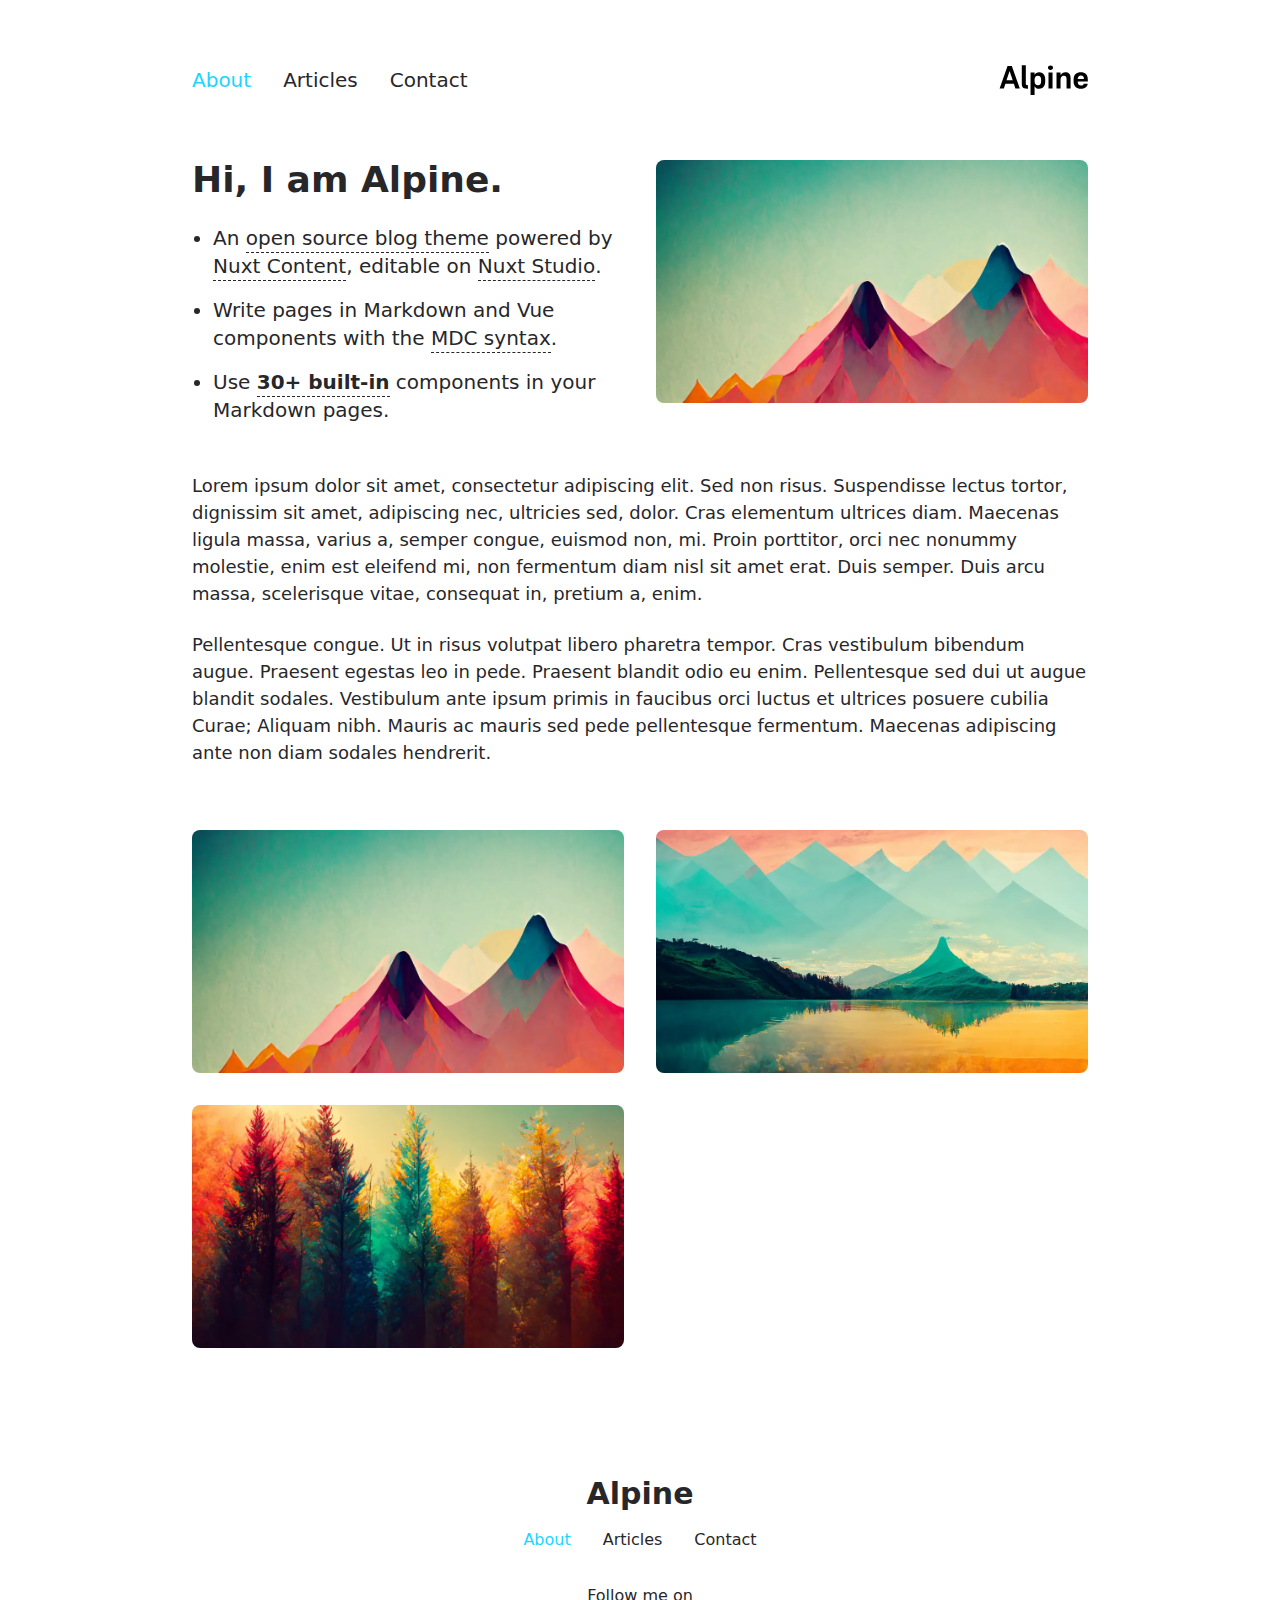
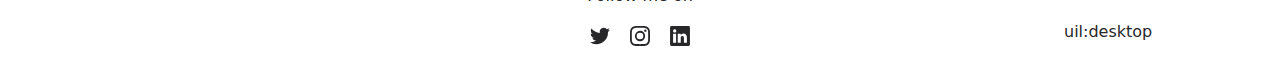
<file: index.html>
<!DOCTYPE html><html lang="en"><head><meta charset="utf-8">
<meta name="viewport" content="width=device-width, initial-scale=1">
<title>Alpine</title>
<meta name="twitter:card" content="summary_large_image">
<meta property="og:image" content="/social-card-preview.png">
<meta property="og:image:width" content="400">
<meta property="og:image:height" content="300">
<meta property="og:image:alt" content="An image showcasing my project.">
<meta property="og:title" content="Alpine">
<meta name="description" content="An open source blog theme powered by Nuxt.">
<meta property="og:description" content="An open source blog theme powered by Nuxt.">
<link rel="preload" as="fetch" crossorigin="anonymous" href="/_payload.json">
<link rel="stylesheet" href="/_nuxt/entry.Xa6Y6GAw.css">
<link rel="stylesheet" href="/_nuxt/DocumentDrivenNotFound.8zYyMNao.css">
<link rel="stylesheet" href="/_nuxt/Hero.npRo-mAo.css">
<link rel="stylesheet" href="/_nuxt/ProseUl.NEFh07KC.css">
<link rel="stylesheet" href="/_nuxt/ProseLi.7Z_Kl6xc.css">
<link rel="stylesheet" href="/_nuxt/ProseA.0vlFU1WH.css">
<link rel="stylesheet" href="/_nuxt/ProseStrong.l4OPQxG0.css">
<link rel="stylesheet" href="/_nuxt/ProseP.jy_sEort.css">
<link rel="stylesheet" href="/_nuxt/Gallery.ReRQxl64.css">
<link rel="modulepreload" as="script" crossorigin href="/_nuxt/entry.suJVOAAL.js">
<link rel="modulepreload" as="script" crossorigin href="/_nuxt/NuxtImg.7nLQ_y8B.js">
<link rel="modulepreload" as="script" crossorigin href="/_nuxt/document-driven.SywctvTi.js">
<link rel="modulepreload" as="script" crossorigin href="/_nuxt/DocumentDrivenEmpty.BQxjJgbq.js">
<link rel="modulepreload" as="script" crossorigin href="/_nuxt/ContentRenderer.ttZ_DU8o.js">
<link rel="modulepreload" as="script" crossorigin href="/_nuxt/ContentRendererMarkdown.vue.Zz4Zl_60.js">
<link rel="modulepreload" as="script" crossorigin href="/_nuxt/DocumentDrivenNotFound.ohmiGXAj.js">
<link rel="modulepreload" as="script" crossorigin href="/_nuxt/default.yk-9WRNf.js">
<link rel="modulepreload" as="script" crossorigin href="/_nuxt/ContentRendererMarkdown.kvz2H9lU.js">
<link rel="modulepreload" as="script" crossorigin href="/_nuxt/Hero.nlwv_Yr4.js">
<link rel="modulepreload" as="script" crossorigin href="/_nuxt/MDCSlot.ZGTrUYS9.js">
<link rel="modulepreload" as="script" crossorigin href="/_nuxt/slot.xXEFAGcO.js">
<link rel="modulepreload" as="script" crossorigin href="/_nuxt/ProseUl.pL6PK2S4.js">
<link rel="modulepreload" as="script" crossorigin href="/_nuxt/ProseLi.r_fRlPe_.js">
<link rel="modulepreload" as="script" crossorigin href="/_nuxt/ProseA.dwk-y0Xm.js">
<link rel="modulepreload" as="script" crossorigin href="/_nuxt/ProseStrong.HIR31kY7.js">
<link rel="modulepreload" as="script" crossorigin href="/_nuxt/ProseP.2AgSIrXe.js">
<link rel="modulepreload" as="script" crossorigin href="/_nuxt/Gallery.UommBuXi.js">
<link rel="prefetch" as="style" href="/_nuxt/article.mNjPIZXX.css">
<link rel="prefetch" as="script" crossorigin href="/_nuxt/article.EUMhWUwu.js">
<link rel="prefetch" as="script" crossorigin href="/_nuxt/date.3uOv5BcS.js">
<link rel="prefetch" as="script" crossorigin href="/_nuxt/page.FPyUCWic.js">
<link rel="prefetch" as="script" crossorigin href="/_nuxt/client-db.99oGcEHM.js">
<link rel="prefetch" as="style" href="/_nuxt/useStudio.5vfyueRC.css">
<link rel="prefetch" as="script" crossorigin href="/_nuxt/useStudio.45nNho7I.js">
<link rel="prefetch" as="style" href="/_nuxt/error-404._LjjY-y0.css">
<link rel="prefetch" as="script" crossorigin href="/_nuxt/error-404.KaxsfTL4.js">
<link rel="prefetch" as="style" href="/_nuxt/error-500.Ke0_YfD7.css">
<link rel="prefetch" as="script" crossorigin href="/_nuxt/error-500.boXSA_Je.js">
<script type="module" src="/_nuxt/entry.suJVOAAL.js" crossorigin></script><style id="pinceau-runtime-hydratable">@media{.phy[--]{--puid:sXjqC--v;}.pv--zCKsV{max-width:var(--elements-container-maxWidth);padding-left:var(--elements-container-padding-mobile);padding-right:var(--elements-container-padding-mobile);}@media (min-width: 475px){.pv--zCKsV{padding-left:var(--elements-container-padding-xs);padding-right:var(--elements-container-padding-xs);}}@media (min-width: 640px){.pv--zCKsV{padding-left:var(--elements-container-padding-sm);padding-right:var(--elements-container-padding-sm);}}@media (min-width: 768px){.pv--zCKsV{padding-left:var(--elements-container-padding-md);padding-right:var(--elements-container-padding-md);}}} @media{.phy[--]{--puid:oJBY_J-c;}.pc-oJBY_J[data-v-b46eea7d]{---6-li-cols:2;}} </style><style id="pinceau-theme">@media { :root {--pinceau-mq: initial; --alpine-readableLine: 68ch;--alpine-backdrop-backgroundColor: #f4f4f5b3;--prose-code-inline-padding: 0.2rem 0.375rem 0.2rem 0.375rem;--prose-code-block-backdropFilter: contrast(1);--prose-code-block-border-style: solid;--prose-code-block-border-width: 1px;--prose-tbody-tr-borderBottom-style: dashed;--prose-tbody-tr-borderBottom-width: 1px;--prose-th-textAlign: inherit;--prose-thead-borderBottom-style: solid;--prose-thead-borderBottom-width: 1px;--prose-thead-border-style: solid;--prose-thead-border-width: 0px;--prose-table-textAlign: start;--prose-hr-width: 1px;--prose-hr-style: solid;--prose-li-listStylePosition: outside;--prose-ol-li-markerColor: currentColor;--prose-ol-paddingInlineStart: 21px;--prose-ol-listStyleType: decimal;--prose-ul-li-markerColor: currentColor;--prose-ul-paddingInlineStart: 21px;--prose-ul-listStyleType: disc;--prose-blockquote-border-style: solid;--prose-blockquote-border-width: 4px;--prose-blockquote-quotes: '201C' '201D' '2018' '2019';--prose-blockquote-paddingInlineStart: 24px;--prose-a-code-color-hover: currentColor;--prose-a-code-color-static: currentColor;--prose-a-hasCode-borderBottom: none;--prose-a-border-distance: 2px;--prose-a-border-color-hover: currentColor;--prose-a-border-color-static: currentColor;--prose-a-border-style-hover: solid;--prose-a-border-style-static: dashed;--prose-a-border-width: 1px;--prose-a-color-static: inherit;--prose-a-textDecoration: none;--prose-h6-margin: 3rem 0 2rem;--prose-h5-margin: 3rem 0 2rem;--prose-h4-margin: 3rem 0 2rem;--prose-h3-margin: 3rem 0 2rem;--prose-h2-margin: 3rem 0 2rem;--prose-h1-margin: 0 0 2rem;--prose-p-fontSize: 18px;--typography-lead-loose: 2;--typography-lead-relaxed: 1.625;--typography-lead-normal: 1.5;--typography-lead-snug: 1.375;--typography-lead-tight: 1.25;--typography-lead-none: 1;--typography-lead-10: 2.5rem;--typography-lead-9: 2.25rem;--typography-lead-8: 2rem;--typography-lead-7: 1.75rem;--typography-lead-6: 1.5rem;--typography-lead-5: 1.25rem;--typography-lead-4: 1rem;--typography-lead-3: .75rem;--typography-lead-2: .5rem;--typography-lead-1: .025rem;--typography-fontWeight-black: 900;--typography-fontWeight-extrabold: 800;--typography-fontWeight-bold: 700;--typography-fontWeight-semibold: 600;--typography-fontWeight-medium: 500;--typography-fontWeight-normal: 400;--typography-fontWeight-light: 300;--typography-fontWeight-extralight: 200;--typography-fontWeight-thin: 100;--typography-fontSize-9xl: 128px;--typography-fontSize-8xl: 96px;--typography-fontSize-7xl: 72px;--typography-fontSize-6xl: 60px;--typography-fontSize-5xl: 48px;--typography-fontSize-4xl: 36px;--typography-fontSize-3xl: 30px;--typography-fontSize-2xl: 24px;--typography-fontSize-xl: 20px;--typography-fontSize-lg: 18px;--typography-fontSize-base: 16px;--typography-fontSize-sm: 14px;--typography-fontSize-xs: 12px;--typography-letterSpacing-wide: 0.025em;--typography-letterSpacing-tight: -0.025em;--typography-verticalMargin-base: 24px;--typography-verticalMargin-sm: 16px;--elements-border-secondary-hover: [object Object];--elements-backdrop-background: #fffc;--elements-backdrop-filter: saturate(200%) blur(20px);--elements-container-maxWidth: 64rem;--lead-loose: 2;--lead-relaxed: 1.625;--lead-normal: 1.5;--lead-snug: 1.375;--lead-tight: 1.25;--lead-none: 1;--lead-10: 2.5rem;--lead-9: 2.25rem;--lead-8: 2rem;--lead-7: 1.75rem;--lead-6: 1.5rem;--lead-5: 1.25rem;--lead-4: 1rem;--lead-3: .75rem;--lead-2: .5rem;--lead-1: .025rem;--letterSpacing-widest: 0.1em;--letterSpacing-wider: 0.05em;--letterSpacing-wide: 0.025em;--letterSpacing-normal: 0em;--letterSpacing-tight: -0.025em;--letterSpacing-tighter: -0.05em;--fontSize-9xl: 8rem;--fontSize-8xl: 6rem;--fontSize-7xl: 4.5rem;--fontSize-6xl: 3.75rem;--fontSize-5xl: 3rem;--fontSize-4xl: 2.25rem;--fontSize-3xl: 1.875rem;--fontSize-2xl: 1.5rem;--fontSize-xl: 1.25rem;--fontSize-lg: 1.125rem;--fontSize-base: 1rem;--fontSize-sm: 0.875rem;--fontSize-xs: 0.75rem;--fontWeight-black: 900;--fontWeight-extrabold: 800;--fontWeight-bold: 700;--fontWeight-semibold: 600;--fontWeight-medium: 500;--fontWeight-normal: 400;--fontWeight-light: 300;--fontWeight-extralight: 200;--fontWeight-thin: 100;--font-mono: ui-monospace, SFMono-Regular, Menlo, Monaco, Consolas, Liberation Mono, Courier New, monospace;--font-serif: ui-serif, Georgia, Cambria, Times New Roman, Times, serif;--font-sans: ui-sans-serif, system-ui, -apple-system, BlinkMacSystemFont, Segoe UI, Roboto, Helvetica Neue, Arial, Noto Sans, sans-serif, Apple Color Emoji, Segoe UI Emoji, Segoe UI Symbol, Noto Color Emoji;--opacity-total: 1;--opacity-high: 0.8;--opacity-medium: 0.5;--opacity-soft: 0.3;--opacity-light: 0.15;--opacity-bright: 0.1;--opacity-noOpacity: 0;--borderWidth-lg: 3px;--borderWidth-md: 2px;--borderWidth-sm: 1px;--borderWidth-noBorder: 0;--space-rem-875: 0.875rem;--space-rem-625: 0.625rem;--space-rem-375: 0.375rem;--space-rem-125: 0.125rem;--space-px: 1px;--space-128: 32rem;--space-96: 24rem;--space-80: 20rem;--space-72: 18rem;--space-64: 16rem;--space-60: 15rem;--space-56: 14rem;--space-52: 13rem;--space-48: 12rem;--space-44: 11rem;--space-40: 10rem;--space-36: 9rem;--space-32: 8rem;--space-28: 7rem;--space-24: 6rem;--space-20: 5rem;--space-16: 4rem;--space-14: 3.5rem;--space-12: 3rem;--space-11: 2.75rem;--space-10: 2.5rem;--space-9: 2.25rem;--space-8: 2rem;--space-7: 1.75rem;--space-6: 1.5rem;--space-5: 1.25rem;--space-4: 1rem;--space-3: 0.75rem;--space-2: 0.5rem;--space-1: 0.25rem;--space-0: 0px;--size-full: 100%;--size-7xl: 80rem;--size-6xl: 72rem;--size-5xl: 64rem;--size-4xl: 56rem;--size-3xl: 48rem;--size-2xl: 42rem;--size-xl: 36rem;--size-lg: 32rem;--size-md: 28rem;--size-sm: 24rem;--size-xs: 20rem;--size-200: 200px;--size-104: 104px;--size-80: 80px;--size-64: 64px;--size-56: 56px;--size-48: 48px;--size-40: 40px;--size-32: 32px;--size-24: 24px;--size-20: 20px;--size-16: 16px;--size-12: 12px;--size-8: 8px;--size-6: 6px;--size-4: 4px;--size-2: 2px;--size-0: 0px;--radii-full: 9999px;--radii-3xl: 1.75rem;--radii-2xl: 1.5rem;--radii-xl: 1rem;--radii-lg: 0.75rem;--radii-md: 0.5rem;--radii-sm: 0.375rem;--radii-xs: 0.25rem;--radii-2xs: 0.125rem;--radii-none: 0px;--shadow-none: 0px 0px 0px 0px transparent;--shadow-lg: 0px 10px 15px -3px #000000, 0px 4px 6px -4px #000000;--shadow-md: 0px 4px 6px -1px #000000, 0px 2px 4px -2px #000000;--shadow-sm: 0px 1px 3px 0px #000000, 0px 1px 2px -1px #000000;--shadow-xs: 0px 1px 2px 0px #000000;--height-screen: 100vh;--width-screen: 100vw;--color-primary-900: #002e38;--color-primary-800: #005c70;--color-primary-700: #008aa9;--color-primary-600: #00b9e1;--color-primary-500: #1ad6ff;--color-primary-400: #40ddff;--color-primary-300: #66e4ff;--color-primary-200: #8deaff;--color-primary-100: #b3f1ff;--color-primary-50: #d9f8ff;--color-ruby-900: #380011;--color-ruby-800: #700021;--color-ruby-700: #a90032;--color-ruby-600: #e10043;--color-ruby-500: #ff1a5e;--color-ruby-400: #ff4079;--color-ruby-300: #ff6694;--color-ruby-200: #ff8dae;--color-ruby-100: #ffb3c9;--color-ruby-50: #ffd9e4;--color-pink-900: #380025;--color-pink-800: #70004b;--color-pink-700: #a90070;--color-pink-600: #e10095;--color-pink-500: #ff1ab2;--color-pink-400: #ff40bf;--color-pink-300: #ff66cc;--color-pink-200: #ff8dd8;--color-pink-100: #ffb3e5;--color-pink-50: #ffd9f2;--color-purple-900: #190038;--color-purple-800: #330070;--color-purple-700: #4c00a9;--color-purple-600: #6500e1;--color-purple-500: #811aff;--color-purple-400: #9640ff;--color-purple-300: #ab66ff;--color-purple-200: #c08dff;--color-purple-100: #d5b3ff;--color-purple-50: #ead9ff;--color-royalblue-900: #0b0531;--color-royalblue-800: #160a62;--color-royalblue-700: #211093;--color-royalblue-600: #2c15c4;--color-royalblue-500: #4127e8;--color-royalblue-400: #614bec;--color-royalblue-300: #806ff0;--color-royalblue-200: #a093f3;--color-royalblue-100: #c0b7f7;--color-royalblue-50: #dfdbfb;--color-indigoblue-900: #001238;--color-indigoblue-800: #002370;--color-indigoblue-700: #0035a9;--color-indigoblue-600: #0047e1;--color-indigoblue-500: #1a62ff;--color-indigoblue-400: #407cff;--color-indigoblue-300: #6696ff;--color-indigoblue-200: #8db0ff;--color-indigoblue-100: #b3cbff;--color-indigoblue-50: #d9e5ff;--color-blue-900: #002438;--color-blue-800: #004870;--color-blue-700: #006ca9;--color-blue-600: #0090e1;--color-blue-500: #1aadff;--color-blue-400: #40bbff;--color-blue-300: #66c8ff;--color-blue-200: #8dd6ff;--color-blue-100: #b3e4ff;--color-blue-50: #d9f1ff;--color-lightblue-900: #002e38;--color-lightblue-800: #005c70;--color-lightblue-700: #008aa9;--color-lightblue-600: #00b9e1;--color-lightblue-500: #1ad6ff;--color-lightblue-400: #40ddff;--color-lightblue-300: #66e4ff;--color-lightblue-200: #8deaff;--color-lightblue-100: #b3f1ff;--color-lightblue-50: #d9f8ff;--color-teal-900: #062a28;--color-teal-800: #0b544f;--color-teal-700: #117d77;--color-teal-600: #16a79e;--color-teal-500: #1cd1c6;--color-teal-400: #36e4da;--color-teal-300: #5fe9e1;--color-teal-200: #87efe9;--color-teal-100: #aff4f0;--color-teal-50: #d7faf8;--color-pear-900: #2a2b09;--color-pear-800: #545512;--color-pear-700: #7e801b;--color-pear-600: #a8aa24;--color-pear-500: #d0d32f;--color-pear-400: #d8da52;--color-pear-300: #e0e274;--color-pear-200: #e8e997;--color-pear-100: #eff0ba;--color-pear-50: #f7f8dc;--color-red-900: #380300;--color-red-800: #700700;--color-red-700: #a90a00;--color-red-600: #e10e00;--color-red-500: #ff281a;--color-red-400: #ff4c40;--color-red-300: #ff7066;--color-red-200: #ff948d;--color-red-100: #ffb7b3;--color-red-50: #ffdbd9;--color-orange-900: #381800;--color-orange-800: #702f00;--color-orange-700: #a94700;--color-orange-600: #e15e00;--color-orange-500: #ff7a1a;--color-orange-400: #ff9040;--color-orange-300: #ffa666;--color-orange-200: #ffbd8d;--color-orange-100: #ffd3b3;--color-orange-50: #ffe9d9;--color-yellow-900: #362b03;--color-yellow-800: #6d5605;--color-yellow-700: #a38108;--color-yellow-600: #daac0a;--color-yellow-500: #f5c828;--color-yellow-400: #f7d14c;--color-yellow-300: #f8da70;--color-yellow-200: #fae393;--color-yellow-100: #fcedb7;--color-yellow-50: #fdf6db;--color-green-900: #003f25;--color-green-800: #005e38;--color-green-700: #007e4a;--color-green-600: #009d5d;--color-green-500: #00bd6f;--color-green-400: #00dc82;--color-green-300: #30ffaa;--color-green-200: #83ffcc;--color-green-100: #acffdd;--color-green-50: #d6ffee;--color-gray-900: #18181B;--color-gray-800: #27272A;--color-gray-700: #3f3f46;--color-gray-600: #52525B;--color-gray-500: #71717A;--color-gray-400: #a1a1aa;--color-gray-300: #D4d4d8;--color-gray-200: #e4e4e7;--color-gray-100: #f4f4f5;--color-gray-50: #fafafa;--color-black: #0c0c0d;--color-white: #FFFFFF;--media-portrait: only screen and (orientation: portrait);--media-landscape: only screen and (orientation: landscape);--media-rm: (prefers-reduced-motion: reduce);--media-2xl: (min-width: 1536px);--media-xl: (min-width: 1280px);--media-lg: (min-width: 1024px);--media-md: (min-width: 768px);--media-sm: (min-width: 640px);--media-xs: (min-width: 475px);--alpine-body-color: var(--color-gray-800);--alpine-body-backgroundColor: var(--color-white);--prose-code-inline-fontWeight: var(--typography-fontWeight-normal);--prose-code-inline-fontSize: var(--typography-fontSize-sm);--prose-code-inline-borderRadius: var(--radii-xs);--prose-code-block-pre-padding: var(--typography-verticalMargin-sm);--prose-code-block-margin: var(--typography-verticalMargin-base) 0;--prose-code-block-fontSize: var(--typography-fontSize-sm);--prose-tbody-code-inline-fontSize: var(--typography-fontSize-sm);--prose-tbody-td-padding: var(--typography-verticalMargin-sm);--prose-th-fontWeight: var(--typography-fontWeight-semibold);--prose-th-padding: 0 var(--typography-verticalMargin-sm) var(--typography-verticalMargin-sm) var(--typography-verticalMargin-sm);--prose-table-lineHeight: var(--typography-lead-6);--prose-table-fontSize: var(--typography-fontSize-sm);--prose-table-margin: var(--typography-verticalMargin-base) 0;--prose-hr-margin: var(--typography-verticalMargin-base) 0;--prose-li-margin: var(--typography-verticalMargin-sm) 0;--prose-ol-margin: var(--typography-verticalMargin-base) 0;--prose-ul-margin: var(--typography-verticalMargin-base) 0;--prose-blockquote-margin: var(--typography-verticalMargin-base) 0;--prose-a-code-border-style: var(--prose-a-border-style-static);--prose-a-code-border-width: var(--prose-a-border-width);--prose-a-fontWeight: var(--typography-fontWeight-medium);--prose-img-margin: var(--typography-verticalMargin-base) 0;--prose-strong-fontWeight: var(--typography-fontWeight-semibold);--prose-h6-iconSize: var(--typography-fontSize-base);--prose-h6-fontWeight: var(--typography-fontWeight-semibold);--prose-h6-lineHeight: var(--typography-lead-normal);--prose-h6-fontSize: var(--typography-fontSize-lg);--prose-h5-iconSize: var(--typography-fontSize-lg);--prose-h5-fontWeight: var(--typography-fontWeight-semibold);--prose-h5-lineHeight: var(--typography-lead-snug);--prose-h5-fontSize: var(--typography-fontSize-xl);--prose-h4-iconSize: var(--typography-fontSize-lg);--prose-h4-letterSpacing: var(--typography-letterSpacing-tight);--prose-h4-fontWeight: var(--typography-fontWeight-semibold);--prose-h4-lineHeight: var(--typography-lead-snug);--prose-h4-fontSize: var(--typography-fontSize-2xl);--prose-h3-iconSize: var(--typography-fontSize-xl);--prose-h3-letterSpacing: var(--typography-letterSpacing-tight);--prose-h3-fontWeight: var(--typography-fontWeight-semibold);--prose-h3-lineHeight: var(--typography-lead-snug);--prose-h3-fontSize: var(--typography-fontSize-3xl);--prose-h2-iconSize: var(--typography-fontSize-2xl);--prose-h2-letterSpacing: var(--typography-letterSpacing-tight);--prose-h2-fontWeight: var(--typography-fontWeight-semibold);--prose-h2-lineHeight: var(--typography-lead-tight);--prose-h2-fontSize: var(--typography-fontSize-4xl);--prose-h1-iconSize: var(--typography-fontSize-3xl);--prose-h1-letterSpacing: var(--typography-letterSpacing-tight);--prose-h1-fontWeight: var(--typography-fontWeight-bold);--prose-h1-lineHeight: var(--typography-lead-tight);--prose-h1-fontSize: var(--typography-fontSize-5xl);--prose-p-br-margin: var(--typography-verticalMargin-base) 0 0 0;--prose-p-margin: var(--typography-verticalMargin-base) 0;--prose-p-lineHeight: var(--typography-lead-normal);--typography-color-primary-900: var(--color-primary-900);--typography-color-primary-800: var(--color-primary-800);--typography-color-primary-700: var(--color-primary-700);--typography-color-primary-600: var(--color-primary-600);--typography-color-primary-500: var(--color-primary-500);--typography-color-primary-400: var(--color-primary-400);--typography-color-primary-300: var(--color-primary-300);--typography-color-primary-200: var(--color-primary-200);--typography-color-primary-100: var(--color-primary-100);--typography-color-primary-50: var(--color-primary-50);--typography-font-code: var(--font-mono);--typography-font-body: var(--font-sans);--typography-font-display: var(--font-sans);--typography-body-backgroundColor: var(--color-white);--typography-body-color: var(--color-black);--elements-state-danger-borderColor-secondary: var(--color-red-200);--elements-state-danger-borderColor-primary: var(--color-red-100);--elements-state-danger-backgroundColor-secondary: var(--color-red-100);--elements-state-danger-backgroundColor-primary: var(--color-red-50);--elements-state-danger-color-secondary: var(--color-red-600);--elements-state-danger-color-primary: var(--color-red-500);--elements-state-warning-borderColor-secondary: var(--color-yellow-200);--elements-state-warning-borderColor-primary: var(--color-yellow-100);--elements-state-warning-backgroundColor-secondary: var(--color-yellow-100);--elements-state-warning-backgroundColor-primary: var(--color-yellow-50);--elements-state-warning-color-secondary: var(--color-yellow-700);--elements-state-warning-color-primary: var(--color-yellow-600);--elements-state-success-borderColor-secondary: var(--color-green-200);--elements-state-success-borderColor-primary: var(--color-green-100);--elements-state-success-backgroundColor-secondary: var(--color-green-100);--elements-state-success-backgroundColor-primary: var(--color-green-50);--elements-state-success-color-secondary: var(--color-green-600);--elements-state-success-color-primary: var(--color-green-500);--elements-state-info-borderColor-secondary: var(--color-blue-200);--elements-state-info-borderColor-primary: var(--color-blue-100);--elements-state-info-backgroundColor-secondary: var(--color-blue-100);--elements-state-info-backgroundColor-primary: var(--color-blue-50);--elements-state-info-color-secondary: var(--color-blue-600);--elements-state-info-color-primary: var(--color-blue-500);--elements-state-primary-borderColor-secondary: var(--color-primary-200);--elements-state-primary-borderColor-primary: var(--color-primary-100);--elements-state-primary-backgroundColor-secondary: var(--color-primary-100);--elements-state-primary-backgroundColor-primary: var(--color-primary-50);--elements-state-primary-color-secondary: var(--color-primary-700);--elements-state-primary-color-primary: var(--color-primary-600);--elements-surface-secondary-backgroundColor: var(--color-gray-200);--elements-surface-primary-backgroundColor: var(--color-gray-100);--elements-surface-background-base: var(--color-gray-100);--elements-border-secondary-static: var(--color-gray-200);--elements-border-primary-hover: var(--color-gray-200);--elements-border-primary-static: var(--color-gray-100);--elements-container-padding-md: var(--space-16);--elements-container-padding-sm: var(--space-12);--elements-container-padding-xs: var(--space-8);--elements-container-padding-mobile: var(--space-6);--elements-text-secondary-color-hover: var(--color-gray-700);--elements-text-secondary-color-static: var(--color-gray-500);--elements-text-primary-color-static: var(--color-gray-900);--text-6xl-lineHeight: var(--lead-none);--text-6xl-fontSize: var(--fontSize-6xl);--text-5xl-lineHeight: var(--lead-none);--text-5xl-fontSize: var(--fontSize-5xl);--text-4xl-lineHeight: var(--lead-10);--text-4xl-fontSize: var(--fontSize-4xl);--text-3xl-lineHeight: var(--lead-9);--text-3xl-fontSize: var(--fontSize-3xl);--text-2xl-lineHeight: var(--lead-8);--text-2xl-fontSize: var(--fontSize-2xl);--text-xl-lineHeight: var(--lead-7);--text-xl-fontSize: var(--fontSize-xl);--text-lg-lineHeight: var(--lead-7);--text-lg-fontSize: var(--fontSize-lg);--text-base-lineHeight: var(--lead-6);--text-base-fontSize: var(--fontSize-base);--text-sm-lineHeight: var(--lead-5);--text-sm-fontSize: var(--fontSize-sm);--text-xs-lineHeight: var(--lead-4);--text-xs-fontSize: var(--fontSize-xs);--shadow-2xl: 0px 25px 50px -12px var(--color-gray-900);--shadow-xl: 0px 20px 25px -5px var(--color-gray-400), 0px 8px 10px -6px #000000;--color-secondary-900: var(--color-gray-900);--color-secondary-800: var(--color-gray-800);--color-secondary-700: var(--color-gray-700);--color-secondary-600: var(--color-gray-600);--color-secondary-500: var(--color-gray-500);--color-secondary-400: var(--color-gray-400);--color-secondary-300: var(--color-gray-300);--color-secondary-200: var(--color-gray-200);--color-secondary-100: var(--color-gray-100);--color-secondary-50: var(--color-gray-50);--prose-a-code-background-hover: var(--typography-color-primary-50);--prose-a-code-border-color-hover: var(--typography-color-primary-500);--prose-a-color-hover: var(--typography-color-primary-500);--typography-color-secondary-900: var(--color-secondary-900);--typography-color-secondary-800: var(--color-secondary-800);--typography-color-secondary-700: var(--color-secondary-700);--typography-color-secondary-600: var(--color-secondary-600);--typography-color-secondary-500: var(--color-secondary-500);--typography-color-secondary-400: var(--color-secondary-400);--typography-color-secondary-300: var(--color-secondary-300);--typography-color-secondary-200: var(--color-secondary-200);--typography-color-secondary-100: var(--color-secondary-100);--typography-color-secondary-50: var(--color-secondary-50);--prose-code-inline-backgroundColor: var(--typography-color-secondary-100);--prose-code-inline-color: var(--typography-color-secondary-700);--prose-code-block-backgroundColor: var(--typography-color-secondary-100);--prose-code-block-color: var(--typography-color-secondary-700);--prose-code-block-border-color: var(--typography-color-secondary-200);--prose-tbody-tr-borderBottom-color: var(--typography-color-secondary-200);--prose-th-color: var(--typography-color-secondary-600);--prose-thead-borderBottom-color: var(--typography-color-secondary-200);--prose-thead-border-color: var(--typography-color-secondary-300);--prose-hr-color: var(--typography-color-secondary-200);--prose-blockquote-border-color: var(--typography-color-secondary-200);--prose-blockquote-color: var(--typography-color-secondary-500);--prose-a-code-border-color-static: var(--typography-color-secondary-400); } }@media { :root.dark {--pinceau-mq: dark; --alpine-backdrop-backgroundColor: #18181bb3;--prose-code-block-backdropFilter: contrast(1);--prose-ol-li-markerColor: currentColor;--prose-ul-li-markerColor: currentColor;--prose-a-code-color-hover: currentColor;--prose-a-code-color-static: currentColor;--prose-a-border-color-hover: currentColor;--prose-a-border-color-static: currentColor;--prose-a-color-static: inherit;--elements-backdrop-background: #0c0d0ccc;--alpine-body-color: var(--color-gray-200);--alpine-body-backgroundColor: var(--color-black);--typography-body-backgroundColor: var(--color-black);--typography-body-color: var(--color-white);--elements-state-danger-borderColor-secondary: var(--color-red-700);--elements-state-danger-borderColor-primary: var(--color-red-800);--elements-state-danger-backgroundColor-secondary: var(--color-red-800);--elements-state-danger-backgroundColor-primary: var(--color-red-900);--elements-state-danger-color-secondary: var(--color-red-200);--elements-state-danger-color-primary: var(--color-red-300);--elements-state-warning-borderColor-secondary: var(--color-yellow-700);--elements-state-warning-borderColor-primary: var(--color-yellow-800);--elements-state-warning-backgroundColor-secondary: var(--color-yellow-800);--elements-state-warning-backgroundColor-primary: var(--color-yellow-900);--elements-state-warning-color-secondary: var(--color-yellow-200);--elements-state-warning-color-primary: var(--color-yellow-400);--elements-state-success-borderColor-secondary: var(--color-green-700);--elements-state-success-borderColor-primary: var(--color-green-800);--elements-state-success-backgroundColor-secondary: var(--color-green-800);--elements-state-success-backgroundColor-primary: var(--color-green-900);--elements-state-success-color-secondary: var(--color-green-200);--elements-state-success-color-primary: var(--color-green-400);--elements-state-info-borderColor-secondary: var(--color-blue-700);--elements-state-info-borderColor-primary: var(--color-blue-800);--elements-state-info-backgroundColor-secondary: var(--color-blue-800);--elements-state-info-backgroundColor-primary: var(--color-blue-900);--elements-state-info-color-secondary: var(--color-blue-200);--elements-state-info-color-primary: var(--color-blue-400);--elements-state-primary-borderColor-secondary: var(--color-primary-700);--elements-state-primary-borderColor-primary: var(--color-primary-800);--elements-state-primary-backgroundColor-secondary: var(--color-primary-800);--elements-state-primary-backgroundColor-primary: var(--color-primary-900);--elements-state-primary-color-secondary: var(--color-primary-200);--elements-state-primary-color-primary: var(--color-primary-400);--elements-surface-secondary-backgroundColor: var(--color-gray-800);--elements-surface-primary-backgroundColor: var(--color-gray-900);--elements-surface-background-base: var(--color-gray-900);--elements-border-secondary-static: var(--color-gray-800);--elements-border-primary-hover: var(--color-gray-800);--elements-border-primary-static: var(--color-gray-900);--elements-text-secondary-color-hover: var(--color-gray-200);--elements-text-secondary-color-static: var(--color-gray-400);--elements-text-primary-color-static: var(--color-gray-50);--prose-a-code-background-hover: var(--typography-color-primary-900);--prose-a-code-border-color-hover: var(--typography-color-primary-600);--prose-a-color-hover: var(--typography-color-primary-400);--prose-code-inline-backgroundColor: var(--typography-color-secondary-800);--prose-code-inline-color: var(--typography-color-secondary-200);--prose-code-block-backgroundColor: var(--typography-color-secondary-900);--prose-code-block-color: var(--typography-color-secondary-200);--prose-code-block-border-color: var(--typography-color-secondary-800);--prose-tbody-tr-borderBottom-color: var(--typography-color-secondary-800);--prose-th-color: var(--typography-color-secondary-400);--prose-thead-borderBottom-color: var(--typography-color-secondary-800);--prose-thead-border-color: var(--typography-color-secondary-600);--prose-hr-color: var(--typography-color-secondary-800);--prose-blockquote-border-color: var(--typography-color-secondary-700);--prose-blockquote-color: var(--typography-color-secondary-400);--prose-a-code-border-color-static: var(--typography-color-secondary-600); } }</style><script>"use strict";(()=>{const a=window,e=document.documentElement,m=["dark","light"],c=window&&window.localStorage&&window.localStorage.getItem&&window.localStorage.getItem("nuxt-color-mode")||"system";let n=c==="system"?d():c;const l=e.getAttribute("data-color-mode-forced");l&&(n=l),i(n),a["__NUXT_COLOR_MODE__"]={preference:c,value:n,getColorScheme:d,addColorScheme:i,removeColorScheme:f};function i(o){const t=""+o+"",s="";e.classList?e.classList.add(t):e.className+=" "+t,s&&e.setAttribute("data-"+s,o)}function f(o){const t=""+o+"",s="";e.classList?e.classList.remove(t):e.className=e.className.replace(new RegExp(t,"g"),""),s&&e.removeAttribute("data-"+s)}function r(o){return a.matchMedia("(prefers-color-scheme"+o+")")}function d(){if(a.matchMedia&&r("").media!=="not all"){for(const o of m)if(r(":"+o).matches)return o}return"light"}})();
</script></head><body><div id="__nuxt"><div class="container pv--zCKsV pc-sXjqC- app-layout" data-v-7ee468eb data-v-0768408f><!--[--><div class="nuxt-progress" style="width:0%;height:3px;opacity:0;background-size:Infinity% auto;" data-v-7ee468eb></div><header class="right" data-v-7ee468eb data-v-2d974873><div class="menu" data-v-2d974873><button aria-label="Navigation Menu" data-v-2d974873><svg width="24" height="24" viewBox="0 0 68 68" fill="currentColor" xmlns="http://www.w3.org/2000/svg" data-v-2d974873><path d="M8 34C8 32.1362 8 31.2044 8.30448 30.4693C8.71046 29.4892 9.48915 28.7105 10.4693 28.3045C11.2044 28 12.1362 28 14 28C15.8638 28 16.7956 28 17.5307 28.3045C18.5108 28.7105 19.2895 29.4892 19.6955 30.4693C20 31.2044 20 32.1362 20 34C20 35.8638 20 36.7956 19.6955 37.5307C19.2895 38.5108 18.5108 39.2895 17.5307 39.6955C16.7956 40 15.8638 40 14 40C12.1362 40 11.2044 40 10.4693 39.6955C9.48915 39.2895 8.71046 38.5108 8.30448 37.5307C8 36.7956 8 35.8638 8 34Z" data-v-2d974873></path><path d="M28 34C28 32.1362 28 31.2044 28.3045 30.4693C28.7105 29.4892 29.4892 28.7105 30.4693 28.3045C31.2044 28 32.1362 28 34 28C35.8638 28 36.7956 28 37.5307 28.3045C38.5108 28.7105 39.2895 29.4892 39.6955 30.4693C40 31.2044 40 32.1362 40 34C40 35.8638 40 36.7956 39.6955 37.5307C39.2895 38.5108 38.5108 39.2895 37.5307 39.6955C36.7956 40 35.8638 40 34 40C32.1362 40 31.2044 40 30.4693 39.6955C29.4892 39.2895 28.7105 38.5108 28.3045 37.5307C28 36.7956 28 35.8638 28 34Z" data-v-2d974873></path><path d="M48 34C48 32.1362 48 31.2044 48.3045 30.4693C48.7105 29.4892 49.4892 28.7105 50.4693 28.3045C51.2044 28 52.1362 28 54 28C55.8638 28 56.7956 28 57.5307 28.3045C58.5108 28.7105 59.2895 29.4892 59.6955 30.4693C60 31.2044 60 32.1362 60 34C60 35.8638 60 36.7956 59.6955 37.5307C59.2895 38.5108 58.5108 39.2895 57.5307 39.6955C56.7956 40 55.8638 40 54 40C52.1362 40 51.2044 40 50.4693 39.6955C49.4892 39.2895 48.7105 38.5108 48.3045 37.5307C48 36.7956 48 35.8638 48 34Z" data-v-2d974873></path></svg></button></div><div class="overlay" data-v-2d974873><nav data-v-2d974873 data-v-58002502><ul data-v-58002502><!--[--><li data-v-58002502><a aria-current="page" href="/" class="router-link-active router-link-exact-active" data-v-58002502><span class="underline-fx" data-v-58002502></span> About</a></li><li data-v-58002502><a href="/articles" class="" data-v-58002502><span class="underline-fx" data-v-58002502></span> Articles</a></li><li data-v-58002502><a href="/contact" class="" data-v-58002502><span class="underline-fx" data-v-58002502></span> Contact</a></li><!--]--></ul></nav></div><div class="logo" data-v-2d974873><a aria-current="page" href="/" class="router-link-active router-link-exact-active" data-v-2d974873><img src="/logo-dark.svg" class="dark-img" alt="alpine" width="89" height="31" data-v-2d974873><img src="/logo.svg" class="light-img" alt="alpine" width="89" height="31" data-v-2d974873></a></div><div class="main-nav" data-v-2d974873><nav data-v-2d974873 data-v-58002502><ul data-v-58002502><!--[--><li data-v-58002502><a aria-current="page" href="/" class="router-link-active router-link-exact-active" data-v-58002502><span class="underline-fx" data-v-58002502></span> About</a></li><li data-v-58002502><a href="/articles" class="" data-v-58002502><span class="underline-fx" data-v-58002502></span> Articles</a></li><li data-v-58002502><a href="/contact" class="" data-v-58002502><span class="underline-fx" data-v-58002502></span> Contact</a></li><!--]--></ul></nav></div></header><!--[--><div class="document-driven-page"><main><!--[--><div><section class="hero" data-v-a257d665><div class="layout" data-v-a257d665><div class="content" data-v-a257d665><div class="title" data-v-a257d665><!--[-->Hi, I am Alpine.<!--]--></div><div class="description" data-v-a257d665><!--[--><ul data-v-8fdea40d><!--[--><li data-v-96ebbfaa><!--[-->An <a href="https://github.com/nuxt-themes/alpine" rel="nofollow" data-v-6ed987a3><!--[-->open source blog theme<!--]--></a> powered by <a href="https://content.nuxtjs.org" rel="nofollow" data-v-6ed987a3><!--[-->Nuxt Content<!--]--></a>, editable on <a href="https://nuxt.studio" rel="nofollow" data-v-6ed987a3><!--[-->Nuxt Studio<!--]--></a>.<!--]--></li><li data-v-96ebbfaa><!--[-->Write pages in Markdown and Vue components with the <a href="https://content.nuxtjs.org/guide/writing/mdc" rel="nofollow" data-v-6ed987a3><!--[-->MDC syntax<!--]--></a>.<!--]--></li><li data-v-96ebbfaa><!--[-->Use <a href="https://elements.nuxt.space" rel="nofollow" data-v-6ed987a3><!--[--><strong data-v-3d9f0f00><!--[-->30+ built-in<!--]--></strong><!--]--></a> components in your Markdown pages.<!--]--></li><!--]--></ul><!--]--></div></div><img src="/alpine-0.webp" class="right" alt="Hero Image" width="16" height="9" data-v-a257d665></div></section><p data-v-1f2e389d><!--[-->Lorem ipsum dolor sit amet, consectetur adipiscing elit. Sed non risus. Suspendisse lectus tortor, dignissim sit amet, adipiscing nec, ultricies sed, dolor. Cras elementum ultrices diam. Maecenas ligula massa, varius a, semper congue, euismod non, mi. Proin porttitor, orci nec nonummy molestie, enim est eleifend mi, non fermentum diam nisl sit amet erat. Duis semper. Duis arcu massa, scelerisque vitae, consequat in, pretium a, enim.<!--]--></p><p data-v-1f2e389d><!--[-->Pellentesque congue. Ut in risus volutpat libero pharetra tempor. Cras vestibulum bibendum augue. Praesent egestas leo in pede. Praesent blandit odio eu enim. Pellentesque sed dui ut augue blandit sodales. Vestibulum ante ipsum primis in faucibus orci luctus et ultrices posuere cubilia Curae; Aliquam nibh. Mauris ac mauris sed pede pellentesque fermentum. Maecenas adipiscing ante non diam sodales hendrerit.<!--]--></p><section class="gallery pc-oJBY_J" data-v-b46eea7d><div class="layout" data-v-b46eea7d><!--[--><img src="/alpine-0.webp" width="16" height="9" data-v-b46eea7d><img src="/alpine-1.webp" width="16" height="9" data-v-b46eea7d><img src="/alpine-2.webp" width="16" height="9" data-v-b46eea7d><!--]--></div></section></div><!--]--></main></div><!--]--><footer class="center" data-v-7ee468eb data-v-e7b5d575><a href="https://www.github.com/nuxt-themes/alpine" rel="noopener noreferrer" class="credits" data-v-e7b5d575>Alpine</a><div class="navigation" data-v-e7b5d575><nav data-v-e7b5d575 data-v-58002502><ul data-v-58002502><!--[--><li data-v-58002502><a aria-current="page" href="/" class="router-link-active router-link-exact-active" data-v-58002502><span class="underline-fx" data-v-58002502></span> About</a></li><li data-v-58002502><a href="/articles" class="" data-v-58002502><span class="underline-fx" data-v-58002502></span> Articles</a></li><li data-v-58002502><a href="/contact" class="" data-v-58002502><span class="underline-fx" data-v-58002502></span> Contact</a></li><!--]--></ul></nav></div><p class="message" data-v-e7b5d575>Follow me on</p><div class="icons" data-v-e7b5d575><div class="social" data-v-e7b5d575><!--[--><a href="https://twitter.com/nuxtlabs" rel="noopener noreferrer" target="_blank" title="nuxtlabs" aria-label="nuxtlabs" data-v-a1cedb2a><svg xmlns="http://www.w3.org/2000/svg" xmlns:xlink="http://www.w3.org/1999/xlink" aria-hidden="true" role="img" class="icon" data-v-a1cedb2a style="" width="1em" height="1em" viewBox="0 0 24 24" data-v-60a64bd7><path fill="currentColor" d="M22 5.8a8.49 8.49 0 0 1-2.36.64a4.13 4.13 0 0 0 1.81-2.27a8.21 8.21 0 0 1-2.61 1a4.1 4.1 0 0 0-7 3.74a11.64 11.64 0 0 1-8.45-4.29a4.16 4.16 0 0 0-.55 2.07a4.09 4.09 0 0 0 1.82 3.41a4.05 4.05 0 0 1-1.86-.51v.05a4.1 4.1 0 0 0 3.3 4a3.93 3.93 0 0 1-1.1.17a4.9 4.9 0 0 1-.77-.07a4.11 4.11 0 0 0 3.83 2.84A8.22 8.22 0 0 1 3 18.34a7.93 7.93 0 0 1-1-.06a11.57 11.57 0 0 0 6.29 1.85A11.59 11.59 0 0 0 20 8.45v-.53a8.43 8.43 0 0 0 2-2.12"/></svg></a><a href="https://instagram.com/atinuxt" rel="noopener noreferrer" target="_blank" title="atinuxt" aria-label="atinuxt" data-v-a1cedb2a><svg xmlns="http://www.w3.org/2000/svg" xmlns:xlink="http://www.w3.org/1999/xlink" aria-hidden="true" role="img" class="icon" data-v-a1cedb2a style="" width="1em" height="1em" viewBox="0 0 24 24" data-v-60a64bd7><path fill="currentColor" d="M17.34 5.46a1.2 1.2 0 1 0 1.2 1.2a1.2 1.2 0 0 0-1.2-1.2m4.6 2.42a7.59 7.59 0 0 0-.46-2.43a4.94 4.94 0 0 0-1.16-1.77a4.7 4.7 0 0 0-1.77-1.15a7.3 7.3 0 0 0-2.43-.47C15.06 2 14.72 2 12 2s-3.06 0-4.12.06a7.3 7.3 0 0 0-2.43.47a4.78 4.78 0 0 0-1.77 1.15a4.7 4.7 0 0 0-1.15 1.77a7.3 7.3 0 0 0-.47 2.43C2 8.94 2 9.28 2 12s0 3.06.06 4.12a7.3 7.3 0 0 0 .47 2.43a4.7 4.7 0 0 0 1.15 1.77a4.78 4.78 0 0 0 1.77 1.15a7.3 7.3 0 0 0 2.43.47C8.94 22 9.28 22 12 22s3.06 0 4.12-.06a7.3 7.3 0 0 0 2.43-.47a4.7 4.7 0 0 0 1.77-1.15a4.85 4.85 0 0 0 1.16-1.77a7.59 7.59 0 0 0 .46-2.43c0-1.06.06-1.4.06-4.12s0-3.06-.06-4.12M20.14 16a5.61 5.61 0 0 1-.34 1.86a3.06 3.06 0 0 1-.75 1.15a3.19 3.19 0 0 1-1.15.75a5.61 5.61 0 0 1-1.86.34c-1 .05-1.37.06-4 .06s-3 0-4-.06a5.73 5.73 0 0 1-1.94-.3a3.27 3.27 0 0 1-1.1-.75a3 3 0 0 1-.74-1.15a5.54 5.54 0 0 1-.4-1.9c0-1-.06-1.37-.06-4s0-3 .06-4a5.54 5.54 0 0 1 .35-1.9A3 3 0 0 1 5 5a3.14 3.14 0 0 1 1.1-.8A5.73 5.73 0 0 1 8 3.86c1 0 1.37-.06 4-.06s3 0 4 .06a5.61 5.61 0 0 1 1.86.34a3.06 3.06 0 0 1 1.19.8a3.06 3.06 0 0 1 .75 1.1a5.61 5.61 0 0 1 .34 1.9c.05 1 .06 1.37.06 4s-.01 3-.06 4M12 6.87A5.13 5.13 0 1 0 17.14 12A5.12 5.12 0 0 0 12 6.87m0 8.46A3.33 3.33 0 1 1 15.33 12A3.33 3.33 0 0 1 12 15.33"/></svg></a><a href="https://www.linkedin.com/company/nuxtlabs" rel="noopener noreferrer" target="_blank" title="LinkedIn" aria-label="LinkedIn" data-v-a1cedb2a><svg xmlns="http://www.w3.org/2000/svg" xmlns:xlink="http://www.w3.org/1999/xlink" aria-hidden="true" role="img" class="icon" data-v-a1cedb2a style="" width="1em" height="1em" viewBox="0 0 24 24" data-v-60a64bd7><path fill="currentColor" d="M20.47 2H3.53a1.45 1.45 0 0 0-1.47 1.43v17.14A1.45 1.45 0 0 0 3.53 22h16.94a1.45 1.45 0 0 0 1.47-1.43V3.43A1.45 1.45 0 0 0 20.47 2M8.09 18.74h-3v-9h3ZM6.59 8.48a1.56 1.56 0 1 1 0-3.12a1.57 1.57 0 1 1 0 3.12m12.32 10.26h-3v-4.83c0-1.21-.43-2-1.52-2A1.65 1.65 0 0 0 12.85 13a2 2 0 0 0-.1.73v5h-3v-9h3V11a3 3 0 0 1 2.71-1.5c2 0 3.45 1.29 3.45 4.06Z"/></svg></a><!--]--></div><div class="color-mode-switch" data-v-e7b5d575><button aria-label="Color Mode" data-v-e7b5d575 data-v-42c4fa9a><span data-v-42c4fa9a></span></button></div></div></footer><!--]--></div></div><script type="application/json" id="__NUXT_DATA__" data-ssr="true" data-src="/_payload.json">[{"state":1,"once":176,"_errors":178,"serverRendered":146,"path":7,"prerenderedAt":180},["Reactive",2],{"$sdd-pages":3,"$sdd-surrounds":131,"$sdd-globals":142,"$scolor-mode":144,"$sdd-navigation":147,"$sicons":167},["ShallowRef",4],["ShallowReactive",5],{"/":6},{"_path":7,"_dir":8,"_draft":9,"_partial":9,"_locale":8,"title":10,"description":11,"layout":12,"head":13,"body":15,"_type":126,"_id":127,"_source":128,"_file":129,"_extension":130},"/","",false,"About","An open source blog theme powered by Nuxt.","default",{"title":14},"Alpine",{"type":16,"children":17,"toc":123},"root",[18,108,113,118],{"type":19,"tag":20,"props":21,"children":23},"element","hero",{"image":22},"/alpine-0.webp",[24,35],{"type":19,"tag":25,"props":26,"children":27},"template",{"v-slot:title":8},[28],{"type":19,"tag":29,"props":30,"children":31},"p",{},[32],{"type":33,"value":34},"text","Hi, I am Alpine.",{"type":19,"tag":25,"props":36,"children":37},{"v-slot:description":8},[38],{"type":19,"tag":39,"props":40,"children":41},"ul",{},[42,77,90],{"type":19,"tag":43,"props":44,"children":45},"li",{},[46,48,57,59,66,68,75],{"type":33,"value":47},"An ",{"type":19,"tag":49,"props":50,"children":54},"a",{"href":51,"rel":52},"https://github.com/nuxt-themes/alpine",[53],"nofollow",[55],{"type":33,"value":56},"open source blog theme",{"type":33,"value":58}," powered by ",{"type":19,"tag":49,"props":60,"children":63},{"href":61,"rel":62},"https://content.nuxtjs.org",[53],[64],{"type":33,"value":65},"Nuxt Content",{"type":33,"value":67},", editable on ",{"type":19,"tag":49,"props":69,"children":72},{"href":70,"rel":71},"https://nuxt.studio",[53],[73],{"type":33,"value":74},"Nuxt Studio",{"type":33,"value":76},".",{"type":19,"tag":43,"props":78,"children":79},{},[80,82,89],{"type":33,"value":81},"Write pages in Markdown and Vue components with the ",{"type":19,"tag":49,"props":83,"children":86},{"href":84,"rel":85},"https://content.nuxtjs.org/guide/writing/mdc",[53],[87],{"type":33,"value":88},"MDC syntax",{"type":33,"value":76},{"type":19,"tag":43,"props":91,"children":92},{},[93,95,106],{"type":33,"value":94},"Use ",{"type":19,"tag":49,"props":96,"children":99},{"href":97,"rel":98},"https://elements.nuxt.space",[53],[100],{"type":19,"tag":101,"props":102,"children":103},"strong",{},[104],{"type":33,"value":105},"30+ built-in",{"type":33,"value":107}," components in your Markdown pages.",{"type":19,"tag":29,"props":109,"children":110},{},[111],{"type":33,"value":112},"Lorem ipsum dolor sit amet, consectetur adipiscing elit. Sed non risus. Suspendisse lectus tortor, dignissim sit amet, adipiscing nec, ultricies sed, dolor. Cras elementum ultrices diam. Maecenas ligula massa, varius a, semper congue, euismod non, mi. Proin porttitor, orci nec nonummy molestie, enim est eleifend mi, non fermentum diam nisl sit amet erat. Duis semper. Duis arcu massa, scelerisque vitae, consequat in, pretium a, enim.",{"type":19,"tag":29,"props":114,"children":115},{},[116],{"type":33,"value":117},"Pellentesque congue. Ut in risus volutpat libero pharetra tempor. Cras vestibulum bibendum augue. Praesent egestas leo in pede. Praesent blandit odio eu enim. Pellentesque sed dui ut augue blandit sodales. Vestibulum ante ipsum primis in faucibus orci luctus et ultrices posuere cubilia Curae; Aliquam nibh. Mauris ac mauris sed pede pellentesque fermentum. Maecenas adipiscing ante non diam sodales hendrerit.",{"type":19,"tag":119,"props":120,"children":122},"gallery",{":images":121},"[\"/alpine-0.webp\",\"/alpine-1.webp\",\"/alpine-2.webp\"]",[],{"title":8,"searchDepth":124,"depth":124,"links":125},2,[],"markdown","content:1.index.md","content","1.index.md","md",["ShallowRef",132],["ShallowReactive",133],{"/":134},[135,136],null,{"_path":137,"_dir":8,"_draft":9,"_partial":9,"_locale":8,"title":138,"description":8,"layout":139,"_type":126,"_id":140,"_source":128,"_file":141,"_extension":130},"/articles","Articles","page","content:2.articles.md","2.articles.md",["ShallowRef",143],{},{"preference":145,"value":145,"unknown":146,"forced":9},"system",true,[148,149,164],{"title":10,"_path":7,"layout":12},{"title":138,"_path":137,"children":150,"layout":139},[151,155,158,161],{"title":152,"_path":153,"layout":154},"Get started with Alpine","/articles/get-started","article",{"title":156,"_path":157,"layout":154},"Configure Alpine","/articles/configure",{"title":159,"_path":160,"layout":154},"Write Articles","/articles/write-articles",{"title":162,"_path":163,"layout":154},"Customize Alpine","/articles/design-tokens",{"title":165,"_path":166,"layout":12},"Contact","/contact",{"uil:twitter":168,"uil:instagram":172,"uil:linkedin":174},{"left":169,"top":169,"width":170,"height":170,"rotate":169,"vFlip":9,"hFlip":9,"body":171},0,24,"\u003Cpath fill=\"currentColor\" d=\"M22 5.8a8.49 8.49 0 0 1-2.36.64a4.13 4.13 0 0 0 1.81-2.27a8.21 8.21 0 0 1-2.61 1a4.1 4.1 0 0 0-7 3.74a11.64 11.64 0 0 1-8.45-4.29a4.16 4.16 0 0 0-.55 2.07a4.09 4.09 0 0 0 1.82 3.41a4.05 4.05 0 0 1-1.86-.51v.05a4.1 4.1 0 0 0 3.3 4a3.93 3.93 0 0 1-1.1.17a4.9 4.9 0 0 1-.77-.07a4.11 4.11 0 0 0 3.83 2.84A8.22 8.22 0 0 1 3 18.34a7.93 7.93 0 0 1-1-.06a11.57 11.57 0 0 0 6.29 1.85A11.59 11.59 0 0 0 20 8.45v-.53a8.43 8.43 0 0 0 2-2.12\"/>",{"left":169,"top":169,"width":170,"height":170,"rotate":169,"vFlip":9,"hFlip":9,"body":173},"\u003Cpath fill=\"currentColor\" d=\"M17.34 5.46a1.2 1.2 0 1 0 1.2 1.2a1.2 1.2 0 0 0-1.2-1.2m4.6 2.42a7.59 7.59 0 0 0-.46-2.43a4.94 4.94 0 0 0-1.16-1.77a4.7 4.7 0 0 0-1.77-1.15a7.3 7.3 0 0 0-2.43-.47C15.06 2 14.72 2 12 2s-3.06 0-4.12.06a7.3 7.3 0 0 0-2.43.47a4.78 4.78 0 0 0-1.77 1.15a4.7 4.7 0 0 0-1.15 1.77a7.3 7.3 0 0 0-.47 2.43C2 8.94 2 9.28 2 12s0 3.06.06 4.12a7.3 7.3 0 0 0 .47 2.43a4.7 4.7 0 0 0 1.15 1.77a4.78 4.78 0 0 0 1.77 1.15a7.3 7.3 0 0 0 2.43.47C8.94 22 9.28 22 12 22s3.06 0 4.12-.06a7.3 7.3 0 0 0 2.43-.47a4.7 4.7 0 0 0 1.77-1.15a4.85 4.85 0 0 0 1.16-1.77a7.59 7.59 0 0 0 .46-2.43c0-1.06.06-1.4.06-4.12s0-3.06-.06-4.12M20.14 16a5.61 5.61 0 0 1-.34 1.86a3.06 3.06 0 0 1-.75 1.15a3.19 3.19 0 0 1-1.15.75a5.61 5.61 0 0 1-1.86.34c-1 .05-1.37.06-4 .06s-3 0-4-.06a5.73 5.73 0 0 1-1.94-.3a3.27 3.27 0 0 1-1.1-.75a3 3 0 0 1-.74-1.15a5.54 5.54 0 0 1-.4-1.9c0-1-.06-1.37-.06-4s0-3 .06-4a5.54 5.54 0 0 1 .35-1.9A3 3 0 0 1 5 5a3.14 3.14 0 0 1 1.1-.8A5.73 5.73 0 0 1 8 3.86c1 0 1.37-.06 4-.06s3 0 4 .06a5.61 5.61 0 0 1 1.86.34a3.06 3.06 0 0 1 1.19.8a3.06 3.06 0 0 1 .75 1.1a5.61 5.61 0 0 1 .34 1.9c.05 1 .06 1.37.06 4s-.01 3-.06 4M12 6.87A5.13 5.13 0 1 0 17.14 12A5.12 5.12 0 0 0 12 6.87m0 8.46A3.33 3.33 0 1 1 15.33 12A3.33 3.33 0 0 1 12 15.33\"/>",{"left":169,"top":169,"width":170,"height":170,"rotate":169,"vFlip":9,"hFlip":9,"body":175},"\u003Cpath fill=\"currentColor\" d=\"M20.47 2H3.53a1.45 1.45 0 0 0-1.47 1.43v17.14A1.45 1.45 0 0 0 3.53 22h16.94a1.45 1.45 0 0 0 1.47-1.43V3.43A1.45 1.45 0 0 0 20.47 2M8.09 18.74h-3v-9h3ZM6.59 8.48a1.56 1.56 0 1 1 0-3.12a1.57 1.57 0 1 1 0 3.12m12.32 10.26h-3v-4.83c0-1.21-.43-2-1.52-2A1.65 1.65 0 0 0 12.85 13a2 2 0 0 0-.1.73v5h-3v-9h3V11a3 3 0 0 1 2.71-1.5c2 0 3.45 1.29 3.45 4.06Z\"/>",["Reactive",177],["Set"],["Reactive",179],{},1707204083635]</script>
<script>window.__NUXT__={};window.__NUXT__.config={public:{FORMSPREE_URL:"",plausible:{hashMode:false,trackLocalhost:false,domain:"",apiHost:"https://plausible.io",autoPageviews:true,autoOutboundTracking:false},studio:{apiURL:"https://api.nuxt.studio"},mdc:{components:{prose:true,map:{p:"prose-p",a:"prose-a",blockquote:"prose-blockquote","code-inline":"prose-code-inline",code:"ProseCodeInline",em:"prose-em",h1:"prose-h1",h2:"prose-h2",h3:"prose-h3",h4:"prose-h4",h5:"prose-h5",h6:"prose-h6",hr:"prose-hr",img:"prose-img",ul:"prose-ul",ol:"prose-ol",li:"prose-li",strong:"prose-strong",table:"prose-table",thead:"prose-thead",tbody:"prose-tbody",td:"prose-td",th:"prose-th",tr:"prose-tr"}},headings:{anchorLinks:{h1:false,h2:true,h3:true,h4:true,h5:false,h6:false}}},content:{locales:[],defaultLocale:"",integrity:1707204053108,experimental:{stripQueryParameters:false,advanceQuery:false,clientDB:false},respectPathCase:false,api:{baseURL:"/api/_content"},navigation:{fields:["navTitle","layout"]},tags:{p:"prose-p",a:"prose-a",blockquote:"prose-blockquote","code-inline":"prose-code-inline",code:"ProseCodeInline",em:"prose-em",h1:"prose-h1",h2:"prose-h2",h3:"prose-h3",h4:"prose-h4",h5:"prose-h5",h6:"prose-h6",hr:"prose-hr",img:"prose-img",ul:"prose-ul",ol:"prose-ol",li:"prose-li",strong:"prose-strong",table:"prose-table",thead:"prose-thead",tbody:"prose-tbody",td:"prose-td",th:"prose-th",tr:"prose-tr"},highlight:{theme:{default:"github-light",dark:"github-dark"},preload:["json","js","ts","html","css","vue","diff","shell","markdown","yaml","bash","ini","c","cpp"]},wsUrl:"",documentDriven:{page:true,navigation:true,surround:true,globals:{},layoutFallbacks:["theme"],injectPage:true},host:"",trailingSlash:false,search:"",contentHead:true,anchorLinks:{depth:4,exclude:[1]}}},app:{baseURL:"/",buildAssetsDir:"/_nuxt/",cdnURL:""}}</script></body></html>
</file>
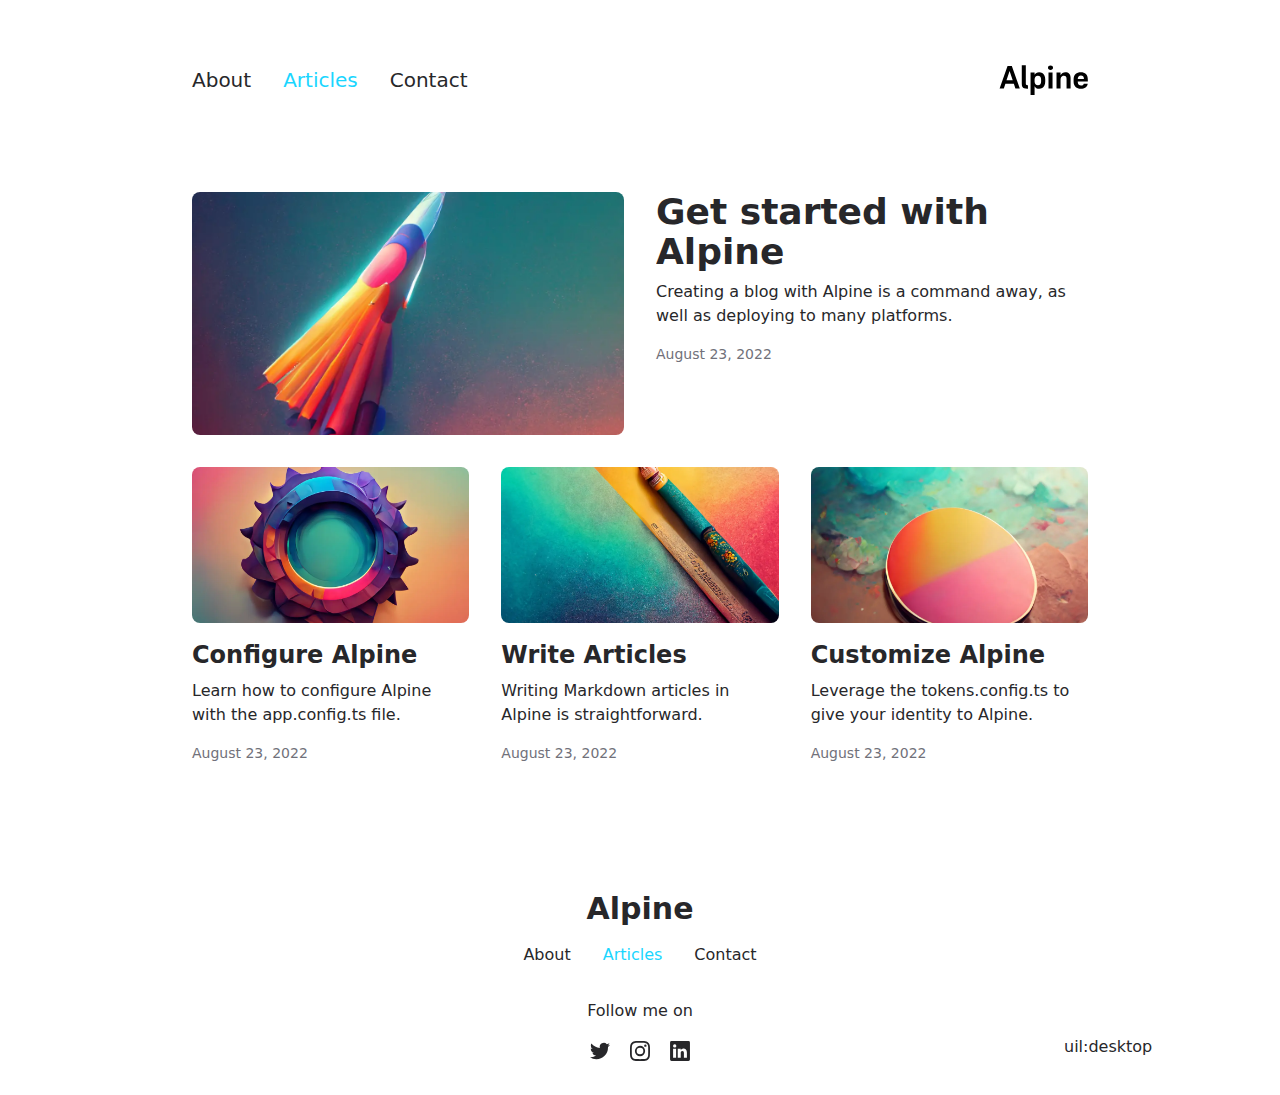
<file: articles/index.html>
<!DOCTYPE html><html lang="en"><head><meta charset="utf-8">
<meta name="viewport" content="width=device-width, initial-scale=1">
<title>Articles</title>
<meta name="twitter:card" content="summary_large_image">
<meta name="description" content="The minimalist blog theme">
<meta property="og:description" content="The minimalist blog theme">
<meta property="og:image" content="/social-card-preview.png">
<meta property="og:image:width" content="400">
<meta property="og:image:height" content="300">
<meta property="og:image:alt" content="An image showcasing my project.">
<meta property="og:title" content="Articles">
<link rel="preload" as="fetch" crossorigin="anonymous" href="/articles/_payload.json">
<link rel="stylesheet" href="/_nuxt/entry.Xa6Y6GAw.css">
<link rel="stylesheet" href="/_nuxt/DocumentDrivenNotFound.8zYyMNao.css">
<link rel="stylesheet" href="/_nuxt/ArticlesList.JX5Pysrn.css">
<link rel="stylesheet" href="/_nuxt/ArticlesListItem.Xtb5X7Uf.css">
<link rel="stylesheet" href="/_nuxt/ProseA.0vlFU1WH.css">
<link rel="stylesheet" href="/_nuxt/ProseCodeInline.UGqXgu9w.css">
<link rel="modulepreload" as="script" crossorigin href="/_nuxt/entry.suJVOAAL.js">
<link rel="modulepreload" as="script" crossorigin href="/_nuxt/NuxtImg.7nLQ_y8B.js">
<link rel="modulepreload" as="script" crossorigin href="/_nuxt/document-driven.SywctvTi.js">
<link rel="modulepreload" as="script" crossorigin href="/_nuxt/DocumentDrivenEmpty.BQxjJgbq.js">
<link rel="modulepreload" as="script" crossorigin href="/_nuxt/ContentRenderer.ttZ_DU8o.js">
<link rel="modulepreload" as="script" crossorigin href="/_nuxt/ContentRendererMarkdown.vue.Zz4Zl_60.js">
<link rel="modulepreload" as="script" crossorigin href="/_nuxt/DocumentDrivenNotFound.ohmiGXAj.js">
<link rel="modulepreload" as="script" crossorigin href="/_nuxt/page.FPyUCWic.js">
<link rel="modulepreload" as="script" crossorigin href="/_nuxt/ContentRendererMarkdown.kvz2H9lU.js">
<link rel="modulepreload" as="script" crossorigin href="/_nuxt/ArticlesList.Nhj49UC3.js">
<link rel="modulepreload" as="script" crossorigin href="/_nuxt/ArticlesListItem.Nz9DrJ1y.js">
<link rel="modulepreload" as="script" crossorigin href="/_nuxt/date.3uOv5BcS.js">
<link rel="modulepreload" as="script" crossorigin href="/_nuxt/ProseA.dwk-y0Xm.js">
<link rel="modulepreload" as="script" crossorigin href="/_nuxt/ProseCodeInline.wdYEnTDr.js">
<link rel="modulepreload" as="script" crossorigin href="/_nuxt/asyncData.d6vER6Ww.js">
<link rel="prefetch" as="style" href="/_nuxt/article.mNjPIZXX.css">
<link rel="prefetch" as="script" crossorigin href="/_nuxt/article.EUMhWUwu.js">
<link rel="prefetch" as="script" crossorigin href="/_nuxt/default.yk-9WRNf.js">
<link rel="prefetch" as="script" crossorigin href="/_nuxt/client-db.99oGcEHM.js">
<link rel="prefetch" as="style" href="/_nuxt/useStudio.5vfyueRC.css">
<link rel="prefetch" as="script" crossorigin href="/_nuxt/useStudio.45nNho7I.js">
<link rel="prefetch" as="style" href="/_nuxt/error-404._LjjY-y0.css">
<link rel="prefetch" as="script" crossorigin href="/_nuxt/error-404.KaxsfTL4.js">
<link rel="prefetch" as="style" href="/_nuxt/error-500.Ke0_YfD7.css">
<link rel="prefetch" as="script" crossorigin href="/_nuxt/error-500.boXSA_Je.js">
<script type="module" src="/_nuxt/entry.suJVOAAL.js" crossorigin></script><style id="pinceau-runtime-hydratable">@media{.phy[--]{--puid:BrZMrG-v;}.pv-ZeuNn4{max-width:var(--elements-container-maxWidth);padding-left:var(--elements-container-padding-mobile);padding-right:var(--elements-container-padding-mobile);}@media (min-width: 475px){.pv-ZeuNn4{padding-left:var(--elements-container-padding-xs);padding-right:var(--elements-container-padding-xs);}}@media (min-width: 640px){.pv-ZeuNn4{padding-left:var(--elements-container-padding-sm);padding-right:var(--elements-container-padding-sm);}}@media (min-width: 768px){.pv-ZeuNn4{padding-left:var(--elements-container-padding-md);padding-right:var(--elements-container-padding-md);}}} </style><style id="pinceau-theme">@media { :root {--pinceau-mq: initial; --alpine-readableLine: 68ch;--alpine-backdrop-backgroundColor: #f4f4f5b3;--prose-code-inline-padding: 0.2rem 0.375rem 0.2rem 0.375rem;--prose-code-block-backdropFilter: contrast(1);--prose-code-block-border-style: solid;--prose-code-block-border-width: 1px;--prose-tbody-tr-borderBottom-style: dashed;--prose-tbody-tr-borderBottom-width: 1px;--prose-th-textAlign: inherit;--prose-thead-borderBottom-style: solid;--prose-thead-borderBottom-width: 1px;--prose-thead-border-style: solid;--prose-thead-border-width: 0px;--prose-table-textAlign: start;--prose-hr-width: 1px;--prose-hr-style: solid;--prose-li-listStylePosition: outside;--prose-ol-li-markerColor: currentColor;--prose-ol-paddingInlineStart: 21px;--prose-ol-listStyleType: decimal;--prose-ul-li-markerColor: currentColor;--prose-ul-paddingInlineStart: 21px;--prose-ul-listStyleType: disc;--prose-blockquote-border-style: solid;--prose-blockquote-border-width: 4px;--prose-blockquote-quotes: '201C' '201D' '2018' '2019';--prose-blockquote-paddingInlineStart: 24px;--prose-a-code-color-hover: currentColor;--prose-a-code-color-static: currentColor;--prose-a-hasCode-borderBottom: none;--prose-a-border-distance: 2px;--prose-a-border-color-hover: currentColor;--prose-a-border-color-static: currentColor;--prose-a-border-style-hover: solid;--prose-a-border-style-static: dashed;--prose-a-border-width: 1px;--prose-a-color-static: inherit;--prose-a-textDecoration: none;--prose-h6-margin: 3rem 0 2rem;--prose-h5-margin: 3rem 0 2rem;--prose-h4-margin: 3rem 0 2rem;--prose-h3-margin: 3rem 0 2rem;--prose-h2-margin: 3rem 0 2rem;--prose-h1-margin: 0 0 2rem;--prose-p-fontSize: 18px;--typography-lead-loose: 2;--typography-lead-relaxed: 1.625;--typography-lead-normal: 1.5;--typography-lead-snug: 1.375;--typography-lead-tight: 1.25;--typography-lead-none: 1;--typography-lead-10: 2.5rem;--typography-lead-9: 2.25rem;--typography-lead-8: 2rem;--typography-lead-7: 1.75rem;--typography-lead-6: 1.5rem;--typography-lead-5: 1.25rem;--typography-lead-4: 1rem;--typography-lead-3: .75rem;--typography-lead-2: .5rem;--typography-lead-1: .025rem;--typography-fontWeight-black: 900;--typography-fontWeight-extrabold: 800;--typography-fontWeight-bold: 700;--typography-fontWeight-semibold: 600;--typography-fontWeight-medium: 500;--typography-fontWeight-normal: 400;--typography-fontWeight-light: 300;--typography-fontWeight-extralight: 200;--typography-fontWeight-thin: 100;--typography-fontSize-9xl: 128px;--typography-fontSize-8xl: 96px;--typography-fontSize-7xl: 72px;--typography-fontSize-6xl: 60px;--typography-fontSize-5xl: 48px;--typography-fontSize-4xl: 36px;--typography-fontSize-3xl: 30px;--typography-fontSize-2xl: 24px;--typography-fontSize-xl: 20px;--typography-fontSize-lg: 18px;--typography-fontSize-base: 16px;--typography-fontSize-sm: 14px;--typography-fontSize-xs: 12px;--typography-letterSpacing-wide: 0.025em;--typography-letterSpacing-tight: -0.025em;--typography-verticalMargin-base: 24px;--typography-verticalMargin-sm: 16px;--elements-border-secondary-hover: [object Object];--elements-backdrop-background: #fffc;--elements-backdrop-filter: saturate(200%) blur(20px);--elements-container-maxWidth: 64rem;--lead-loose: 2;--lead-relaxed: 1.625;--lead-normal: 1.5;--lead-snug: 1.375;--lead-tight: 1.25;--lead-none: 1;--lead-10: 2.5rem;--lead-9: 2.25rem;--lead-8: 2rem;--lead-7: 1.75rem;--lead-6: 1.5rem;--lead-5: 1.25rem;--lead-4: 1rem;--lead-3: .75rem;--lead-2: .5rem;--lead-1: .025rem;--letterSpacing-widest: 0.1em;--letterSpacing-wider: 0.05em;--letterSpacing-wide: 0.025em;--letterSpacing-normal: 0em;--letterSpacing-tight: -0.025em;--letterSpacing-tighter: -0.05em;--fontSize-9xl: 8rem;--fontSize-8xl: 6rem;--fontSize-7xl: 4.5rem;--fontSize-6xl: 3.75rem;--fontSize-5xl: 3rem;--fontSize-4xl: 2.25rem;--fontSize-3xl: 1.875rem;--fontSize-2xl: 1.5rem;--fontSize-xl: 1.25rem;--fontSize-lg: 1.125rem;--fontSize-base: 1rem;--fontSize-sm: 0.875rem;--fontSize-xs: 0.75rem;--fontWeight-black: 900;--fontWeight-extrabold: 800;--fontWeight-bold: 700;--fontWeight-semibold: 600;--fontWeight-medium: 500;--fontWeight-normal: 400;--fontWeight-light: 300;--fontWeight-extralight: 200;--fontWeight-thin: 100;--font-mono: ui-monospace, SFMono-Regular, Menlo, Monaco, Consolas, Liberation Mono, Courier New, monospace;--font-serif: ui-serif, Georgia, Cambria, Times New Roman, Times, serif;--font-sans: ui-sans-serif, system-ui, -apple-system, BlinkMacSystemFont, Segoe UI, Roboto, Helvetica Neue, Arial, Noto Sans, sans-serif, Apple Color Emoji, Segoe UI Emoji, Segoe UI Symbol, Noto Color Emoji;--opacity-total: 1;--opacity-high: 0.8;--opacity-medium: 0.5;--opacity-soft: 0.3;--opacity-light: 0.15;--opacity-bright: 0.1;--opacity-noOpacity: 0;--borderWidth-lg: 3px;--borderWidth-md: 2px;--borderWidth-sm: 1px;--borderWidth-noBorder: 0;--space-rem-875: 0.875rem;--space-rem-625: 0.625rem;--space-rem-375: 0.375rem;--space-rem-125: 0.125rem;--space-px: 1px;--space-128: 32rem;--space-96: 24rem;--space-80: 20rem;--space-72: 18rem;--space-64: 16rem;--space-60: 15rem;--space-56: 14rem;--space-52: 13rem;--space-48: 12rem;--space-44: 11rem;--space-40: 10rem;--space-36: 9rem;--space-32: 8rem;--space-28: 7rem;--space-24: 6rem;--space-20: 5rem;--space-16: 4rem;--space-14: 3.5rem;--space-12: 3rem;--space-11: 2.75rem;--space-10: 2.5rem;--space-9: 2.25rem;--space-8: 2rem;--space-7: 1.75rem;--space-6: 1.5rem;--space-5: 1.25rem;--space-4: 1rem;--space-3: 0.75rem;--space-2: 0.5rem;--space-1: 0.25rem;--space-0: 0px;--size-full: 100%;--size-7xl: 80rem;--size-6xl: 72rem;--size-5xl: 64rem;--size-4xl: 56rem;--size-3xl: 48rem;--size-2xl: 42rem;--size-xl: 36rem;--size-lg: 32rem;--size-md: 28rem;--size-sm: 24rem;--size-xs: 20rem;--size-200: 200px;--size-104: 104px;--size-80: 80px;--size-64: 64px;--size-56: 56px;--size-48: 48px;--size-40: 40px;--size-32: 32px;--size-24: 24px;--size-20: 20px;--size-16: 16px;--size-12: 12px;--size-8: 8px;--size-6: 6px;--size-4: 4px;--size-2: 2px;--size-0: 0px;--radii-full: 9999px;--radii-3xl: 1.75rem;--radii-2xl: 1.5rem;--radii-xl: 1rem;--radii-lg: 0.75rem;--radii-md: 0.5rem;--radii-sm: 0.375rem;--radii-xs: 0.25rem;--radii-2xs: 0.125rem;--radii-none: 0px;--shadow-none: 0px 0px 0px 0px transparent;--shadow-lg: 0px 10px 15px -3px #000000, 0px 4px 6px -4px #000000;--shadow-md: 0px 4px 6px -1px #000000, 0px 2px 4px -2px #000000;--shadow-sm: 0px 1px 3px 0px #000000, 0px 1px 2px -1px #000000;--shadow-xs: 0px 1px 2px 0px #000000;--height-screen: 100vh;--width-screen: 100vw;--color-primary-900: #002e38;--color-primary-800: #005c70;--color-primary-700: #008aa9;--color-primary-600: #00b9e1;--color-primary-500: #1ad6ff;--color-primary-400: #40ddff;--color-primary-300: #66e4ff;--color-primary-200: #8deaff;--color-primary-100: #b3f1ff;--color-primary-50: #d9f8ff;--color-ruby-900: #380011;--color-ruby-800: #700021;--color-ruby-700: #a90032;--color-ruby-600: #e10043;--color-ruby-500: #ff1a5e;--color-ruby-400: #ff4079;--color-ruby-300: #ff6694;--color-ruby-200: #ff8dae;--color-ruby-100: #ffb3c9;--color-ruby-50: #ffd9e4;--color-pink-900: #380025;--color-pink-800: #70004b;--color-pink-700: #a90070;--color-pink-600: #e10095;--color-pink-500: #ff1ab2;--color-pink-400: #ff40bf;--color-pink-300: #ff66cc;--color-pink-200: #ff8dd8;--color-pink-100: #ffb3e5;--color-pink-50: #ffd9f2;--color-purple-900: #190038;--color-purple-800: #330070;--color-purple-700: #4c00a9;--color-purple-600: #6500e1;--color-purple-500: #811aff;--color-purple-400: #9640ff;--color-purple-300: #ab66ff;--color-purple-200: #c08dff;--color-purple-100: #d5b3ff;--color-purple-50: #ead9ff;--color-royalblue-900: #0b0531;--color-royalblue-800: #160a62;--color-royalblue-700: #211093;--color-royalblue-600: #2c15c4;--color-royalblue-500: #4127e8;--color-royalblue-400: #614bec;--color-royalblue-300: #806ff0;--color-royalblue-200: #a093f3;--color-royalblue-100: #c0b7f7;--color-royalblue-50: #dfdbfb;--color-indigoblue-900: #001238;--color-indigoblue-800: #002370;--color-indigoblue-700: #0035a9;--color-indigoblue-600: #0047e1;--color-indigoblue-500: #1a62ff;--color-indigoblue-400: #407cff;--color-indigoblue-300: #6696ff;--color-indigoblue-200: #8db0ff;--color-indigoblue-100: #b3cbff;--color-indigoblue-50: #d9e5ff;--color-blue-900: #002438;--color-blue-800: #004870;--color-blue-700: #006ca9;--color-blue-600: #0090e1;--color-blue-500: #1aadff;--color-blue-400: #40bbff;--color-blue-300: #66c8ff;--color-blue-200: #8dd6ff;--color-blue-100: #b3e4ff;--color-blue-50: #d9f1ff;--color-lightblue-900: #002e38;--color-lightblue-800: #005c70;--color-lightblue-700: #008aa9;--color-lightblue-600: #00b9e1;--color-lightblue-500: #1ad6ff;--color-lightblue-400: #40ddff;--color-lightblue-300: #66e4ff;--color-lightblue-200: #8deaff;--color-lightblue-100: #b3f1ff;--color-lightblue-50: #d9f8ff;--color-teal-900: #062a28;--color-teal-800: #0b544f;--color-teal-700: #117d77;--color-teal-600: #16a79e;--color-teal-500: #1cd1c6;--color-teal-400: #36e4da;--color-teal-300: #5fe9e1;--color-teal-200: #87efe9;--color-teal-100: #aff4f0;--color-teal-50: #d7faf8;--color-pear-900: #2a2b09;--color-pear-800: #545512;--color-pear-700: #7e801b;--color-pear-600: #a8aa24;--color-pear-500: #d0d32f;--color-pear-400: #d8da52;--color-pear-300: #e0e274;--color-pear-200: #e8e997;--color-pear-100: #eff0ba;--color-pear-50: #f7f8dc;--color-red-900: #380300;--color-red-800: #700700;--color-red-700: #a90a00;--color-red-600: #e10e00;--color-red-500: #ff281a;--color-red-400: #ff4c40;--color-red-300: #ff7066;--color-red-200: #ff948d;--color-red-100: #ffb7b3;--color-red-50: #ffdbd9;--color-orange-900: #381800;--color-orange-800: #702f00;--color-orange-700: #a94700;--color-orange-600: #e15e00;--color-orange-500: #ff7a1a;--color-orange-400: #ff9040;--color-orange-300: #ffa666;--color-orange-200: #ffbd8d;--color-orange-100: #ffd3b3;--color-orange-50: #ffe9d9;--color-yellow-900: #362b03;--color-yellow-800: #6d5605;--color-yellow-700: #a38108;--color-yellow-600: #daac0a;--color-yellow-500: #f5c828;--color-yellow-400: #f7d14c;--color-yellow-300: #f8da70;--color-yellow-200: #fae393;--color-yellow-100: #fcedb7;--color-yellow-50: #fdf6db;--color-green-900: #003f25;--color-green-800: #005e38;--color-green-700: #007e4a;--color-green-600: #009d5d;--color-green-500: #00bd6f;--color-green-400: #00dc82;--color-green-300: #30ffaa;--color-green-200: #83ffcc;--color-green-100: #acffdd;--color-green-50: #d6ffee;--color-gray-900: #18181B;--color-gray-800: #27272A;--color-gray-700: #3f3f46;--color-gray-600: #52525B;--color-gray-500: #71717A;--color-gray-400: #a1a1aa;--color-gray-300: #D4d4d8;--color-gray-200: #e4e4e7;--color-gray-100: #f4f4f5;--color-gray-50: #fafafa;--color-black: #0c0c0d;--color-white: #FFFFFF;--media-portrait: only screen and (orientation: portrait);--media-landscape: only screen and (orientation: landscape);--media-rm: (prefers-reduced-motion: reduce);--media-2xl: (min-width: 1536px);--media-xl: (min-width: 1280px);--media-lg: (min-width: 1024px);--media-md: (min-width: 768px);--media-sm: (min-width: 640px);--media-xs: (min-width: 475px);--alpine-body-color: var(--color-gray-800);--alpine-body-backgroundColor: var(--color-white);--prose-code-inline-fontWeight: var(--typography-fontWeight-normal);--prose-code-inline-fontSize: var(--typography-fontSize-sm);--prose-code-inline-borderRadius: var(--radii-xs);--prose-code-block-pre-padding: var(--typography-verticalMargin-sm);--prose-code-block-margin: var(--typography-verticalMargin-base) 0;--prose-code-block-fontSize: var(--typography-fontSize-sm);--prose-tbody-code-inline-fontSize: var(--typography-fontSize-sm);--prose-tbody-td-padding: var(--typography-verticalMargin-sm);--prose-th-fontWeight: var(--typography-fontWeight-semibold);--prose-th-padding: 0 var(--typography-verticalMargin-sm) var(--typography-verticalMargin-sm) var(--typography-verticalMargin-sm);--prose-table-lineHeight: var(--typography-lead-6);--prose-table-fontSize: var(--typography-fontSize-sm);--prose-table-margin: var(--typography-verticalMargin-base) 0;--prose-hr-margin: var(--typography-verticalMargin-base) 0;--prose-li-margin: var(--typography-verticalMargin-sm) 0;--prose-ol-margin: var(--typography-verticalMargin-base) 0;--prose-ul-margin: var(--typography-verticalMargin-base) 0;--prose-blockquote-margin: var(--typography-verticalMargin-base) 0;--prose-a-code-border-style: var(--prose-a-border-style-static);--prose-a-code-border-width: var(--prose-a-border-width);--prose-a-fontWeight: var(--typography-fontWeight-medium);--prose-img-margin: var(--typography-verticalMargin-base) 0;--prose-strong-fontWeight: var(--typography-fontWeight-semibold);--prose-h6-iconSize: var(--typography-fontSize-base);--prose-h6-fontWeight: var(--typography-fontWeight-semibold);--prose-h6-lineHeight: var(--typography-lead-normal);--prose-h6-fontSize: var(--typography-fontSize-lg);--prose-h5-iconSize: var(--typography-fontSize-lg);--prose-h5-fontWeight: var(--typography-fontWeight-semibold);--prose-h5-lineHeight: var(--typography-lead-snug);--prose-h5-fontSize: var(--typography-fontSize-xl);--prose-h4-iconSize: var(--typography-fontSize-lg);--prose-h4-letterSpacing: var(--typography-letterSpacing-tight);--prose-h4-fontWeight: var(--typography-fontWeight-semibold);--prose-h4-lineHeight: var(--typography-lead-snug);--prose-h4-fontSize: var(--typography-fontSize-2xl);--prose-h3-iconSize: var(--typography-fontSize-xl);--prose-h3-letterSpacing: var(--typography-letterSpacing-tight);--prose-h3-fontWeight: var(--typography-fontWeight-semibold);--prose-h3-lineHeight: var(--typography-lead-snug);--prose-h3-fontSize: var(--typography-fontSize-3xl);--prose-h2-iconSize: var(--typography-fontSize-2xl);--prose-h2-letterSpacing: var(--typography-letterSpacing-tight);--prose-h2-fontWeight: var(--typography-fontWeight-semibold);--prose-h2-lineHeight: var(--typography-lead-tight);--prose-h2-fontSize: var(--typography-fontSize-4xl);--prose-h1-iconSize: var(--typography-fontSize-3xl);--prose-h1-letterSpacing: var(--typography-letterSpacing-tight);--prose-h1-fontWeight: var(--typography-fontWeight-bold);--prose-h1-lineHeight: var(--typography-lead-tight);--prose-h1-fontSize: var(--typography-fontSize-5xl);--prose-p-br-margin: var(--typography-verticalMargin-base) 0 0 0;--prose-p-margin: var(--typography-verticalMargin-base) 0;--prose-p-lineHeight: var(--typography-lead-normal);--typography-color-primary-900: var(--color-primary-900);--typography-color-primary-800: var(--color-primary-800);--typography-color-primary-700: var(--color-primary-700);--typography-color-primary-600: var(--color-primary-600);--typography-color-primary-500: var(--color-primary-500);--typography-color-primary-400: var(--color-primary-400);--typography-color-primary-300: var(--color-primary-300);--typography-color-primary-200: var(--color-primary-200);--typography-color-primary-100: var(--color-primary-100);--typography-color-primary-50: var(--color-primary-50);--typography-font-code: var(--font-mono);--typography-font-body: var(--font-sans);--typography-font-display: var(--font-sans);--typography-body-backgroundColor: var(--color-white);--typography-body-color: var(--color-black);--elements-state-danger-borderColor-secondary: var(--color-red-200);--elements-state-danger-borderColor-primary: var(--color-red-100);--elements-state-danger-backgroundColor-secondary: var(--color-red-100);--elements-state-danger-backgroundColor-primary: var(--color-red-50);--elements-state-danger-color-secondary: var(--color-red-600);--elements-state-danger-color-primary: var(--color-red-500);--elements-state-warning-borderColor-secondary: var(--color-yellow-200);--elements-state-warning-borderColor-primary: var(--color-yellow-100);--elements-state-warning-backgroundColor-secondary: var(--color-yellow-100);--elements-state-warning-backgroundColor-primary: var(--color-yellow-50);--elements-state-warning-color-secondary: var(--color-yellow-700);--elements-state-warning-color-primary: var(--color-yellow-600);--elements-state-success-borderColor-secondary: var(--color-green-200);--elements-state-success-borderColor-primary: var(--color-green-100);--elements-state-success-backgroundColor-secondary: var(--color-green-100);--elements-state-success-backgroundColor-primary: var(--color-green-50);--elements-state-success-color-secondary: var(--color-green-600);--elements-state-success-color-primary: var(--color-green-500);--elements-state-info-borderColor-secondary: var(--color-blue-200);--elements-state-info-borderColor-primary: var(--color-blue-100);--elements-state-info-backgroundColor-secondary: var(--color-blue-100);--elements-state-info-backgroundColor-primary: var(--color-blue-50);--elements-state-info-color-secondary: var(--color-blue-600);--elements-state-info-color-primary: var(--color-blue-500);--elements-state-primary-borderColor-secondary: var(--color-primary-200);--elements-state-primary-borderColor-primary: var(--color-primary-100);--elements-state-primary-backgroundColor-secondary: var(--color-primary-100);--elements-state-primary-backgroundColor-primary: var(--color-primary-50);--elements-state-primary-color-secondary: var(--color-primary-700);--elements-state-primary-color-primary: var(--color-primary-600);--elements-surface-secondary-backgroundColor: var(--color-gray-200);--elements-surface-primary-backgroundColor: var(--color-gray-100);--elements-surface-background-base: var(--color-gray-100);--elements-border-secondary-static: var(--color-gray-200);--elements-border-primary-hover: var(--color-gray-200);--elements-border-primary-static: var(--color-gray-100);--elements-container-padding-md: var(--space-16);--elements-container-padding-sm: var(--space-12);--elements-container-padding-xs: var(--space-8);--elements-container-padding-mobile: var(--space-6);--elements-text-secondary-color-hover: var(--color-gray-700);--elements-text-secondary-color-static: var(--color-gray-500);--elements-text-primary-color-static: var(--color-gray-900);--text-6xl-lineHeight: var(--lead-none);--text-6xl-fontSize: var(--fontSize-6xl);--text-5xl-lineHeight: var(--lead-none);--text-5xl-fontSize: var(--fontSize-5xl);--text-4xl-lineHeight: var(--lead-10);--text-4xl-fontSize: var(--fontSize-4xl);--text-3xl-lineHeight: var(--lead-9);--text-3xl-fontSize: var(--fontSize-3xl);--text-2xl-lineHeight: var(--lead-8);--text-2xl-fontSize: var(--fontSize-2xl);--text-xl-lineHeight: var(--lead-7);--text-xl-fontSize: var(--fontSize-xl);--text-lg-lineHeight: var(--lead-7);--text-lg-fontSize: var(--fontSize-lg);--text-base-lineHeight: var(--lead-6);--text-base-fontSize: var(--fontSize-base);--text-sm-lineHeight: var(--lead-5);--text-sm-fontSize: var(--fontSize-sm);--text-xs-lineHeight: var(--lead-4);--text-xs-fontSize: var(--fontSize-xs);--shadow-2xl: 0px 25px 50px -12px var(--color-gray-900);--shadow-xl: 0px 20px 25px -5px var(--color-gray-400), 0px 8px 10px -6px #000000;--color-secondary-900: var(--color-gray-900);--color-secondary-800: var(--color-gray-800);--color-secondary-700: var(--color-gray-700);--color-secondary-600: var(--color-gray-600);--color-secondary-500: var(--color-gray-500);--color-secondary-400: var(--color-gray-400);--color-secondary-300: var(--color-gray-300);--color-secondary-200: var(--color-gray-200);--color-secondary-100: var(--color-gray-100);--color-secondary-50: var(--color-gray-50);--prose-a-code-background-hover: var(--typography-color-primary-50);--prose-a-code-border-color-hover: var(--typography-color-primary-500);--prose-a-color-hover: var(--typography-color-primary-500);--typography-color-secondary-900: var(--color-secondary-900);--typography-color-secondary-800: var(--color-secondary-800);--typography-color-secondary-700: var(--color-secondary-700);--typography-color-secondary-600: var(--color-secondary-600);--typography-color-secondary-500: var(--color-secondary-500);--typography-color-secondary-400: var(--color-secondary-400);--typography-color-secondary-300: var(--color-secondary-300);--typography-color-secondary-200: var(--color-secondary-200);--typography-color-secondary-100: var(--color-secondary-100);--typography-color-secondary-50: var(--color-secondary-50);--prose-code-inline-backgroundColor: var(--typography-color-secondary-100);--prose-code-inline-color: var(--typography-color-secondary-700);--prose-code-block-backgroundColor: var(--typography-color-secondary-100);--prose-code-block-color: var(--typography-color-secondary-700);--prose-code-block-border-color: var(--typography-color-secondary-200);--prose-tbody-tr-borderBottom-color: var(--typography-color-secondary-200);--prose-th-color: var(--typography-color-secondary-600);--prose-thead-borderBottom-color: var(--typography-color-secondary-200);--prose-thead-border-color: var(--typography-color-secondary-300);--prose-hr-color: var(--typography-color-secondary-200);--prose-blockquote-border-color: var(--typography-color-secondary-200);--prose-blockquote-color: var(--typography-color-secondary-500);--prose-a-code-border-color-static: var(--typography-color-secondary-400); } }@media { :root.dark {--pinceau-mq: dark; --alpine-backdrop-backgroundColor: #18181bb3;--prose-code-block-backdropFilter: contrast(1);--prose-ol-li-markerColor: currentColor;--prose-ul-li-markerColor: currentColor;--prose-a-code-color-hover: currentColor;--prose-a-code-color-static: currentColor;--prose-a-border-color-hover: currentColor;--prose-a-border-color-static: currentColor;--prose-a-color-static: inherit;--elements-backdrop-background: #0c0d0ccc;--alpine-body-color: var(--color-gray-200);--alpine-body-backgroundColor: var(--color-black);--typography-body-backgroundColor: var(--color-black);--typography-body-color: var(--color-white);--elements-state-danger-borderColor-secondary: var(--color-red-700);--elements-state-danger-borderColor-primary: var(--color-red-800);--elements-state-danger-backgroundColor-secondary: var(--color-red-800);--elements-state-danger-backgroundColor-primary: var(--color-red-900);--elements-state-danger-color-secondary: var(--color-red-200);--elements-state-danger-color-primary: var(--color-red-300);--elements-state-warning-borderColor-secondary: var(--color-yellow-700);--elements-state-warning-borderColor-primary: var(--color-yellow-800);--elements-state-warning-backgroundColor-secondary: var(--color-yellow-800);--elements-state-warning-backgroundColor-primary: var(--color-yellow-900);--elements-state-warning-color-secondary: var(--color-yellow-200);--elements-state-warning-color-primary: var(--color-yellow-400);--elements-state-success-borderColor-secondary: var(--color-green-700);--elements-state-success-borderColor-primary: var(--color-green-800);--elements-state-success-backgroundColor-secondary: var(--color-green-800);--elements-state-success-backgroundColor-primary: var(--color-green-900);--elements-state-success-color-secondary: var(--color-green-200);--elements-state-success-color-primary: var(--color-green-400);--elements-state-info-borderColor-secondary: var(--color-blue-700);--elements-state-info-borderColor-primary: var(--color-blue-800);--elements-state-info-backgroundColor-secondary: var(--color-blue-800);--elements-state-info-backgroundColor-primary: var(--color-blue-900);--elements-state-info-color-secondary: var(--color-blue-200);--elements-state-info-color-primary: var(--color-blue-400);--elements-state-primary-borderColor-secondary: var(--color-primary-700);--elements-state-primary-borderColor-primary: var(--color-primary-800);--elements-state-primary-backgroundColor-secondary: var(--color-primary-800);--elements-state-primary-backgroundColor-primary: var(--color-primary-900);--elements-state-primary-color-secondary: var(--color-primary-200);--elements-state-primary-color-primary: var(--color-primary-400);--elements-surface-secondary-backgroundColor: var(--color-gray-800);--elements-surface-primary-backgroundColor: var(--color-gray-900);--elements-surface-background-base: var(--color-gray-900);--elements-border-secondary-static: var(--color-gray-800);--elements-border-primary-hover: var(--color-gray-800);--elements-border-primary-static: var(--color-gray-900);--elements-text-secondary-color-hover: var(--color-gray-200);--elements-text-secondary-color-static: var(--color-gray-400);--elements-text-primary-color-static: var(--color-gray-50);--prose-a-code-background-hover: var(--typography-color-primary-900);--prose-a-code-border-color-hover: var(--typography-color-primary-600);--prose-a-color-hover: var(--typography-color-primary-400);--prose-code-inline-backgroundColor: var(--typography-color-secondary-800);--prose-code-inline-color: var(--typography-color-secondary-200);--prose-code-block-backgroundColor: var(--typography-color-secondary-900);--prose-code-block-color: var(--typography-color-secondary-200);--prose-code-block-border-color: var(--typography-color-secondary-800);--prose-tbody-tr-borderBottom-color: var(--typography-color-secondary-800);--prose-th-color: var(--typography-color-secondary-400);--prose-thead-borderBottom-color: var(--typography-color-secondary-800);--prose-thead-border-color: var(--typography-color-secondary-600);--prose-hr-color: var(--typography-color-secondary-800);--prose-blockquote-border-color: var(--typography-color-secondary-700);--prose-blockquote-color: var(--typography-color-secondary-400);--prose-a-code-border-color-static: var(--typography-color-secondary-600); } }</style><script>"use strict";(()=>{const a=window,e=document.documentElement,m=["dark","light"],c=window&&window.localStorage&&window.localStorage.getItem&&window.localStorage.getItem("nuxt-color-mode")||"system";let n=c==="system"?d():c;const l=e.getAttribute("data-color-mode-forced");l&&(n=l),i(n),a["__NUXT_COLOR_MODE__"]={preference:c,value:n,getColorScheme:d,addColorScheme:i,removeColorScheme:f};function i(o){const t=""+o+"",s="";e.classList?e.classList.add(t):e.className+=" "+t,s&&e.setAttribute("data-"+s,o)}function f(o){const t=""+o+"",s="";e.classList?e.classList.remove(t):e.className=e.className.replace(new RegExp(t,"g"),""),s&&e.removeAttribute("data-"+s)}function r(o){return a.matchMedia("(prefers-color-scheme"+o+")")}function d(){if(a.matchMedia&&r("").media!=="not all"){for(const o of m)if(r(":"+o).matches)return o}return"light"}})();
</script></head><body><div id="__nuxt"><div class="container pv-ZeuNn4 pc-BrZMrG app-layout" data-v-7ee468eb data-v-0768408f><!--[--><div class="nuxt-progress" style="width:0%;height:3px;opacity:0;background-size:Infinity% auto;" data-v-7ee468eb></div><header class="right" data-v-7ee468eb data-v-2d974873><div class="menu" data-v-2d974873><button aria-label="Navigation Menu" data-v-2d974873><svg width="24" height="24" viewBox="0 0 68 68" fill="currentColor" xmlns="http://www.w3.org/2000/svg" data-v-2d974873><path d="M8 34C8 32.1362 8 31.2044 8.30448 30.4693C8.71046 29.4892 9.48915 28.7105 10.4693 28.3045C11.2044 28 12.1362 28 14 28C15.8638 28 16.7956 28 17.5307 28.3045C18.5108 28.7105 19.2895 29.4892 19.6955 30.4693C20 31.2044 20 32.1362 20 34C20 35.8638 20 36.7956 19.6955 37.5307C19.2895 38.5108 18.5108 39.2895 17.5307 39.6955C16.7956 40 15.8638 40 14 40C12.1362 40 11.2044 40 10.4693 39.6955C9.48915 39.2895 8.71046 38.5108 8.30448 37.5307C8 36.7956 8 35.8638 8 34Z" data-v-2d974873></path><path d="M28 34C28 32.1362 28 31.2044 28.3045 30.4693C28.7105 29.4892 29.4892 28.7105 30.4693 28.3045C31.2044 28 32.1362 28 34 28C35.8638 28 36.7956 28 37.5307 28.3045C38.5108 28.7105 39.2895 29.4892 39.6955 30.4693C40 31.2044 40 32.1362 40 34C40 35.8638 40 36.7956 39.6955 37.5307C39.2895 38.5108 38.5108 39.2895 37.5307 39.6955C36.7956 40 35.8638 40 34 40C32.1362 40 31.2044 40 30.4693 39.6955C29.4892 39.2895 28.7105 38.5108 28.3045 37.5307C28 36.7956 28 35.8638 28 34Z" data-v-2d974873></path><path d="M48 34C48 32.1362 48 31.2044 48.3045 30.4693C48.7105 29.4892 49.4892 28.7105 50.4693 28.3045C51.2044 28 52.1362 28 54 28C55.8638 28 56.7956 28 57.5307 28.3045C58.5108 28.7105 59.2895 29.4892 59.6955 30.4693C60 31.2044 60 32.1362 60 34C60 35.8638 60 36.7956 59.6955 37.5307C59.2895 38.5108 58.5108 39.2895 57.5307 39.6955C56.7956 40 55.8638 40 54 40C52.1362 40 51.2044 40 50.4693 39.6955C49.4892 39.2895 48.7105 38.5108 48.3045 37.5307C48 36.7956 48 35.8638 48 34Z" data-v-2d974873></path></svg></button></div><div class="overlay" data-v-2d974873><nav data-v-2d974873 data-v-58002502><ul data-v-58002502><!--[--><li data-v-58002502><a href="/" class="" data-v-58002502><span class="underline-fx" data-v-58002502></span> About</a></li><li data-v-58002502><a aria-current="page" href="/articles" class="router-link-active router-link-exact-active" data-v-58002502><span class="underline-fx" data-v-58002502></span> Articles</a></li><li data-v-58002502><a href="/contact" class="" data-v-58002502><span class="underline-fx" data-v-58002502></span> Contact</a></li><!--]--></ul></nav></div><div class="logo" data-v-2d974873><a href="/" class="" data-v-2d974873><img src="/logo-dark.svg" class="dark-img" alt="alpine" width="89" height="31" data-v-2d974873><img src="/logo.svg" class="light-img" alt="alpine" width="89" height="31" data-v-2d974873></a></div><div class="main-nav" data-v-2d974873><nav data-v-2d974873 data-v-58002502><ul data-v-58002502><!--[--><li data-v-58002502><a href="/" class="" data-v-58002502><span class="underline-fx" data-v-58002502></span> About</a></li><li data-v-58002502><a aria-current="page" href="/articles" class="router-link-active router-link-exact-active" data-v-58002502><span class="underline-fx" data-v-58002502></span> Articles</a></li><li data-v-58002502><a href="/contact" class="" data-v-58002502><span class="underline-fx" data-v-58002502></span> Contact</a></li><!--]--></ul></nav></div></header><!--[--><div class="document-driven-page"><main><!--[--><div><div class="articles-list" data-v-5d87110c><div class="featured" data-v-5d87110c><article class="featured" data-v-5d87110c data-v-d4f88794><div class="image" data-v-d4f88794><!----><a href="/articles/get-started" class="" data-v-d4f88794><img src="/articles/get-started.webp" alt="Get started with Alpine" width="16" height="9" data-v-d4f88794></a></div><div class="content" data-v-d4f88794><a href="/articles/get-started" class="headline" data-v-d4f88794><h1 data-v-d4f88794>Get started with Alpine</h1></a><p class="description" data-v-d4f88794>Creating a blog with Alpine is a command away, as well as deploying to many platforms.</p><time data-v-d4f88794>August 23, 2022</time></div></article></div><div class="layout" data-v-5d87110c><!--[--><article class="" data-v-5d87110c data-v-d4f88794><div class="image" data-v-d4f88794><!----><a href="/articles/configure" class="" data-v-d4f88794><img src="/articles/configure-alpine.webp" alt="Configure Alpine" width="16" height="9" data-v-d4f88794></a></div><div class="content" data-v-d4f88794><a href="/articles/configure" class="headline" data-v-d4f88794><h1 data-v-d4f88794>Configure Alpine</h1></a><p class="description" data-v-d4f88794>Learn how to configure Alpine with the app.config.ts file.</p><time data-v-d4f88794>August 23, 2022</time></div></article><article class="" data-v-5d87110c data-v-d4f88794><div class="image" data-v-d4f88794><!----><a href="/articles/write-articles" class="" data-v-d4f88794><img src="/articles/write-articles.webp" alt="Write Articles" width="16" height="9" data-v-d4f88794></a></div><div class="content" data-v-d4f88794><a href="/articles/write-articles" class="headline" data-v-d4f88794><h1 data-v-d4f88794>Write Articles</h1></a><p class="description" data-v-d4f88794>Writing Markdown articles in Alpine is straightforward.</p><time data-v-d4f88794>August 23, 2022</time></div></article><article class="" data-v-5d87110c data-v-d4f88794><div class="image" data-v-d4f88794><!----><a href="/articles/design-tokens" class="" data-v-d4f88794><img src="/articles/design-tokens.webp" alt="Customize Alpine" width="16" height="9" data-v-d4f88794></a></div><div class="content" data-v-d4f88794><a href="/articles/design-tokens" class="headline" data-v-d4f88794><h1 data-v-d4f88794>Customize Alpine</h1></a><p class="description" data-v-d4f88794>Leverage the tokens.config.ts to give your identity to Alpine.</p><time data-v-d4f88794>August 23, 2022</time></div></article><!--]--></div></div></div><!--]--></main></div><!--]--><footer class="center" data-v-7ee468eb data-v-e7b5d575><a href="https://www.github.com/nuxt-themes/alpine" rel="noopener noreferrer" class="credits" data-v-e7b5d575>Alpine</a><div class="navigation" data-v-e7b5d575><nav data-v-e7b5d575 data-v-58002502><ul data-v-58002502><!--[--><li data-v-58002502><a href="/" class="" data-v-58002502><span class="underline-fx" data-v-58002502></span> About</a></li><li data-v-58002502><a aria-current="page" href="/articles" class="router-link-active router-link-exact-active" data-v-58002502><span class="underline-fx" data-v-58002502></span> Articles</a></li><li data-v-58002502><a href="/contact" class="" data-v-58002502><span class="underline-fx" data-v-58002502></span> Contact</a></li><!--]--></ul></nav></div><p class="message" data-v-e7b5d575>Follow me on</p><div class="icons" data-v-e7b5d575><div class="social" data-v-e7b5d575><!--[--><a href="https://twitter.com/nuxtlabs" rel="noopener noreferrer" target="_blank" title="nuxtlabs" aria-label="nuxtlabs" data-v-a1cedb2a><svg xmlns="http://www.w3.org/2000/svg" xmlns:xlink="http://www.w3.org/1999/xlink" aria-hidden="true" role="img" class="icon" data-v-a1cedb2a style="" width="1em" height="1em" viewBox="0 0 24 24" data-v-60a64bd7><path fill="currentColor" d="M22 5.8a8.49 8.49 0 0 1-2.36.64a4.13 4.13 0 0 0 1.81-2.27a8.21 8.21 0 0 1-2.61 1a4.1 4.1 0 0 0-7 3.74a11.64 11.64 0 0 1-8.45-4.29a4.16 4.16 0 0 0-.55 2.07a4.09 4.09 0 0 0 1.82 3.41a4.05 4.05 0 0 1-1.86-.51v.05a4.1 4.1 0 0 0 3.3 4a3.93 3.93 0 0 1-1.1.17a4.9 4.9 0 0 1-.77-.07a4.11 4.11 0 0 0 3.83 2.84A8.22 8.22 0 0 1 3 18.34a7.93 7.93 0 0 1-1-.06a11.57 11.57 0 0 0 6.29 1.85A11.59 11.59 0 0 0 20 8.45v-.53a8.43 8.43 0 0 0 2-2.12"/></svg></a><a href="https://instagram.com/atinuxt" rel="noopener noreferrer" target="_blank" title="atinuxt" aria-label="atinuxt" data-v-a1cedb2a><svg xmlns="http://www.w3.org/2000/svg" xmlns:xlink="http://www.w3.org/1999/xlink" aria-hidden="true" role="img" class="icon" data-v-a1cedb2a style="" width="1em" height="1em" viewBox="0 0 24 24" data-v-60a64bd7><path fill="currentColor" d="M17.34 5.46a1.2 1.2 0 1 0 1.2 1.2a1.2 1.2 0 0 0-1.2-1.2m4.6 2.42a7.59 7.59 0 0 0-.46-2.43a4.94 4.94 0 0 0-1.16-1.77a4.7 4.7 0 0 0-1.77-1.15a7.3 7.3 0 0 0-2.43-.47C15.06 2 14.72 2 12 2s-3.06 0-4.12.06a7.3 7.3 0 0 0-2.43.47a4.78 4.78 0 0 0-1.77 1.15a4.7 4.7 0 0 0-1.15 1.77a7.3 7.3 0 0 0-.47 2.43C2 8.94 2 9.28 2 12s0 3.06.06 4.12a7.3 7.3 0 0 0 .47 2.43a4.7 4.7 0 0 0 1.15 1.77a4.78 4.78 0 0 0 1.77 1.15a7.3 7.3 0 0 0 2.43.47C8.94 22 9.28 22 12 22s3.06 0 4.12-.06a7.3 7.3 0 0 0 2.43-.47a4.7 4.7 0 0 0 1.77-1.15a4.85 4.85 0 0 0 1.16-1.77a7.59 7.59 0 0 0 .46-2.43c0-1.06.06-1.4.06-4.12s0-3.06-.06-4.12M20.14 16a5.61 5.61 0 0 1-.34 1.86a3.06 3.06 0 0 1-.75 1.15a3.19 3.19 0 0 1-1.15.75a5.61 5.61 0 0 1-1.86.34c-1 .05-1.37.06-4 .06s-3 0-4-.06a5.73 5.73 0 0 1-1.94-.3a3.27 3.27 0 0 1-1.1-.75a3 3 0 0 1-.74-1.15a5.54 5.54 0 0 1-.4-1.9c0-1-.06-1.37-.06-4s0-3 .06-4a5.54 5.54 0 0 1 .35-1.9A3 3 0 0 1 5 5a3.14 3.14 0 0 1 1.1-.8A5.73 5.73 0 0 1 8 3.86c1 0 1.37-.06 4-.06s3 0 4 .06a5.61 5.61 0 0 1 1.86.34a3.06 3.06 0 0 1 1.19.8a3.06 3.06 0 0 1 .75 1.1a5.61 5.61 0 0 1 .34 1.9c.05 1 .06 1.37.06 4s-.01 3-.06 4M12 6.87A5.13 5.13 0 1 0 17.14 12A5.12 5.12 0 0 0 12 6.87m0 8.46A3.33 3.33 0 1 1 15.33 12A3.33 3.33 0 0 1 12 15.33"/></svg></a><a href="https://www.linkedin.com/company/nuxtlabs" rel="noopener noreferrer" target="_blank" title="LinkedIn" aria-label="LinkedIn" data-v-a1cedb2a><svg xmlns="http://www.w3.org/2000/svg" xmlns:xlink="http://www.w3.org/1999/xlink" aria-hidden="true" role="img" class="icon" data-v-a1cedb2a style="" width="1em" height="1em" viewBox="0 0 24 24" data-v-60a64bd7><path fill="currentColor" d="M20.47 2H3.53a1.45 1.45 0 0 0-1.47 1.43v17.14A1.45 1.45 0 0 0 3.53 22h16.94a1.45 1.45 0 0 0 1.47-1.43V3.43A1.45 1.45 0 0 0 20.47 2M8.09 18.74h-3v-9h3ZM6.59 8.48a1.56 1.56 0 1 1 0-3.12a1.57 1.57 0 1 1 0 3.12m12.32 10.26h-3v-4.83c0-1.21-.43-2-1.52-2A1.65 1.65 0 0 0 12.85 13a2 2 0 0 0-.1.73v5h-3v-9h3V11a3 3 0 0 1 2.71-1.5c2 0 3.45 1.29 3.45 4.06Z"/></svg></a><!--]--></div><div class="color-mode-switch" data-v-e7b5d575><button aria-label="Color Mode" data-v-e7b5d575 data-v-42c4fa9a><span data-v-42c4fa9a></span></button></div></div></footer><!--]--></div></div><script type="application/json" id="__NUXT_DATA__" data-ssr="true" data-src="/articles/_payload.json">[{"state":1,"once":79,"_errors":81,"serverRendered":51,"path":7,"prerenderedAt":84},["Reactive",2],{"$sdd-pages":3,"$sdd-surrounds":29,"$sdd-globals":47,"$scolor-mode":49,"$sdd-navigation":52,"$sicons":70},["ShallowRef",4],["ShallowReactive",5],{"/articles":6},{"_path":7,"_dir":8,"_draft":9,"_partial":9,"_locale":8,"title":10,"description":8,"layout":11,"body":12,"_type":24,"_id":25,"_source":26,"_file":27,"_extension":28},"/articles","",false,"Articles","page",{"type":13,"children":14,"toc":21},"root",[15],{"type":16,"tag":17,"props":18,"children":20},"element","articles-list",{"path":19},"articles",[],{"title":8,"searchDepth":22,"depth":22,"links":23},2,[],"markdown","content:2.articles.md","content","2.articles.md","md",["ShallowRef",30],["ShallowReactive",31],{"/articles":32},[33,42],{"_path":34,"_dir":8,"_draft":9,"_partial":9,"_locale":8,"title":35,"description":36,"layout":37,"head":38,"_type":24,"_id":40,"_source":26,"_file":41,"_extension":28},"/","About","An open source blog theme powered by Nuxt.","default",{"title":39},"Alpine","content:1.index.md","1.index.md",{"_path":43,"_dir":8,"_draft":9,"_partial":9,"_locale":8,"title":44,"description":8,"layout":37,"_type":24,"_id":45,"_source":26,"_file":46,"_extension":28},"/contact","Contact","content:3.contact.md","3.contact.md",["ShallowRef",48],{},{"preference":50,"value":50,"unknown":51,"forced":9},"system",true,[53,54,69],{"title":35,"_path":34,"layout":37},{"title":10,"_path":7,"children":55,"layout":11},[56,60,63,66],{"title":57,"_path":58,"layout":59},"Get started with Alpine","/articles/get-started","article",{"title":61,"_path":62,"layout":59},"Configure Alpine","/articles/configure",{"title":64,"_path":65,"layout":59},"Write Articles","/articles/write-articles",{"title":67,"_path":68,"layout":59},"Customize Alpine","/articles/design-tokens",{"title":44,"_path":43,"layout":37},{"uil:twitter":71,"uil:instagram":75,"uil:linkedin":77},{"left":72,"top":72,"width":73,"height":73,"rotate":72,"vFlip":9,"hFlip":9,"body":74},0,24,"\u003Cpath fill=\"currentColor\" d=\"M22 5.8a8.49 8.49 0 0 1-2.36.64a4.13 4.13 0 0 0 1.81-2.27a8.21 8.21 0 0 1-2.61 1a4.1 4.1 0 0 0-7 3.74a11.64 11.64 0 0 1-8.45-4.29a4.16 4.16 0 0 0-.55 2.07a4.09 4.09 0 0 0 1.82 3.41a4.05 4.05 0 0 1-1.86-.51v.05a4.1 4.1 0 0 0 3.3 4a3.93 3.93 0 0 1-1.1.17a4.9 4.9 0 0 1-.77-.07a4.11 4.11 0 0 0 3.83 2.84A8.22 8.22 0 0 1 3 18.34a7.93 7.93 0 0 1-1-.06a11.57 11.57 0 0 0 6.29 1.85A11.59 11.59 0 0 0 20 8.45v-.53a8.43 8.43 0 0 0 2-2.12\"/>",{"left":72,"top":72,"width":73,"height":73,"rotate":72,"vFlip":9,"hFlip":9,"body":76},"\u003Cpath fill=\"currentColor\" d=\"M17.34 5.46a1.2 1.2 0 1 0 1.2 1.2a1.2 1.2 0 0 0-1.2-1.2m4.6 2.42a7.59 7.59 0 0 0-.46-2.43a4.94 4.94 0 0 0-1.16-1.77a4.7 4.7 0 0 0-1.77-1.15a7.3 7.3 0 0 0-2.43-.47C15.06 2 14.72 2 12 2s-3.06 0-4.12.06a7.3 7.3 0 0 0-2.43.47a4.78 4.78 0 0 0-1.77 1.15a4.7 4.7 0 0 0-1.15 1.77a7.3 7.3 0 0 0-.47 2.43C2 8.94 2 9.28 2 12s0 3.06.06 4.12a7.3 7.3 0 0 0 .47 2.43a4.7 4.7 0 0 0 1.15 1.77a4.78 4.78 0 0 0 1.77 1.15a7.3 7.3 0 0 0 2.43.47C8.94 22 9.28 22 12 22s3.06 0 4.12-.06a7.3 7.3 0 0 0 2.43-.47a4.7 4.7 0 0 0 1.77-1.15a4.85 4.85 0 0 0 1.16-1.77a7.59 7.59 0 0 0 .46-2.43c0-1.06.06-1.4.06-4.12s0-3.06-.06-4.12M20.14 16a5.61 5.61 0 0 1-.34 1.86a3.06 3.06 0 0 1-.75 1.15a3.19 3.19 0 0 1-1.15.75a5.61 5.61 0 0 1-1.86.34c-1 .05-1.37.06-4 .06s-3 0-4-.06a5.73 5.73 0 0 1-1.94-.3a3.27 3.27 0 0 1-1.1-.75a3 3 0 0 1-.74-1.15a5.54 5.54 0 0 1-.4-1.9c0-1-.06-1.37-.06-4s0-3 .06-4a5.54 5.54 0 0 1 .35-1.9A3 3 0 0 1 5 5a3.14 3.14 0 0 1 1.1-.8A5.73 5.73 0 0 1 8 3.86c1 0 1.37-.06 4-.06s3 0 4 .06a5.61 5.61 0 0 1 1.86.34a3.06 3.06 0 0 1 1.19.8a3.06 3.06 0 0 1 .75 1.1a5.61 5.61 0 0 1 .34 1.9c.05 1 .06 1.37.06 4s-.01 3-.06 4M12 6.87A5.13 5.13 0 1 0 17.14 12A5.12 5.12 0 0 0 12 6.87m0 8.46A3.33 3.33 0 1 1 15.33 12A3.33 3.33 0 0 1 12 15.33\"/>",{"left":72,"top":72,"width":73,"height":73,"rotate":72,"vFlip":9,"hFlip":9,"body":78},"\u003Cpath fill=\"currentColor\" d=\"M20.47 2H3.53a1.45 1.45 0 0 0-1.47 1.43v17.14A1.45 1.45 0 0 0 3.53 22h16.94a1.45 1.45 0 0 0 1.47-1.43V3.43A1.45 1.45 0 0 0 20.47 2M8.09 18.74h-3v-9h3ZM6.59 8.48a1.56 1.56 0 1 1 0-3.12a1.57 1.57 0 1 1 0 3.12m12.32 10.26h-3v-4.83c0-1.21-.43-2-1.52-2A1.65 1.65 0 0 0 12.85 13a2 2 0 0 0-.1.73v5h-3v-9h3V11a3 3 0 0 1 2.71-1.5c2 0 3.45 1.29 3.45 4.06Z\"/>",["Reactive",80],["Set"],["Reactive",82],{"articles":83},null,1707204084696]</script>
<script>window.__NUXT__={};window.__NUXT__.config={public:{FORMSPREE_URL:"",plausible:{hashMode:false,trackLocalhost:false,domain:"",apiHost:"https://plausible.io",autoPageviews:true,autoOutboundTracking:false},studio:{apiURL:"https://api.nuxt.studio"},mdc:{components:{prose:true,map:{p:"prose-p",a:"prose-a",blockquote:"prose-blockquote","code-inline":"prose-code-inline",code:"ProseCodeInline",em:"prose-em",h1:"prose-h1",h2:"prose-h2",h3:"prose-h3",h4:"prose-h4",h5:"prose-h5",h6:"prose-h6",hr:"prose-hr",img:"prose-img",ul:"prose-ul",ol:"prose-ol",li:"prose-li",strong:"prose-strong",table:"prose-table",thead:"prose-thead",tbody:"prose-tbody",td:"prose-td",th:"prose-th",tr:"prose-tr"}},headings:{anchorLinks:{h1:false,h2:true,h3:true,h4:true,h5:false,h6:false}}},content:{locales:[],defaultLocale:"",integrity:1707204053108,experimental:{stripQueryParameters:false,advanceQuery:false,clientDB:false},respectPathCase:false,api:{baseURL:"/api/_content"},navigation:{fields:["navTitle","layout"]},tags:{p:"prose-p",a:"prose-a",blockquote:"prose-blockquote","code-inline":"prose-code-inline",code:"ProseCodeInline",em:"prose-em",h1:"prose-h1",h2:"prose-h2",h3:"prose-h3",h4:"prose-h4",h5:"prose-h5",h6:"prose-h6",hr:"prose-hr",img:"prose-img",ul:"prose-ul",ol:"prose-ol",li:"prose-li",strong:"prose-strong",table:"prose-table",thead:"prose-thead",tbody:"prose-tbody",td:"prose-td",th:"prose-th",tr:"prose-tr"},highlight:{theme:{default:"github-light",dark:"github-dark"},preload:["json","js","ts","html","css","vue","diff","shell","markdown","yaml","bash","ini","c","cpp"]},wsUrl:"",documentDriven:{page:true,navigation:true,surround:true,globals:{},layoutFallbacks:["theme"],injectPage:true},host:"",trailingSlash:false,search:"",contentHead:true,anchorLinks:{depth:4,exclude:[1]}}},app:{baseURL:"/",buildAssetsDir:"/_nuxt/",cdnURL:""}}</script></body></html>
</file>
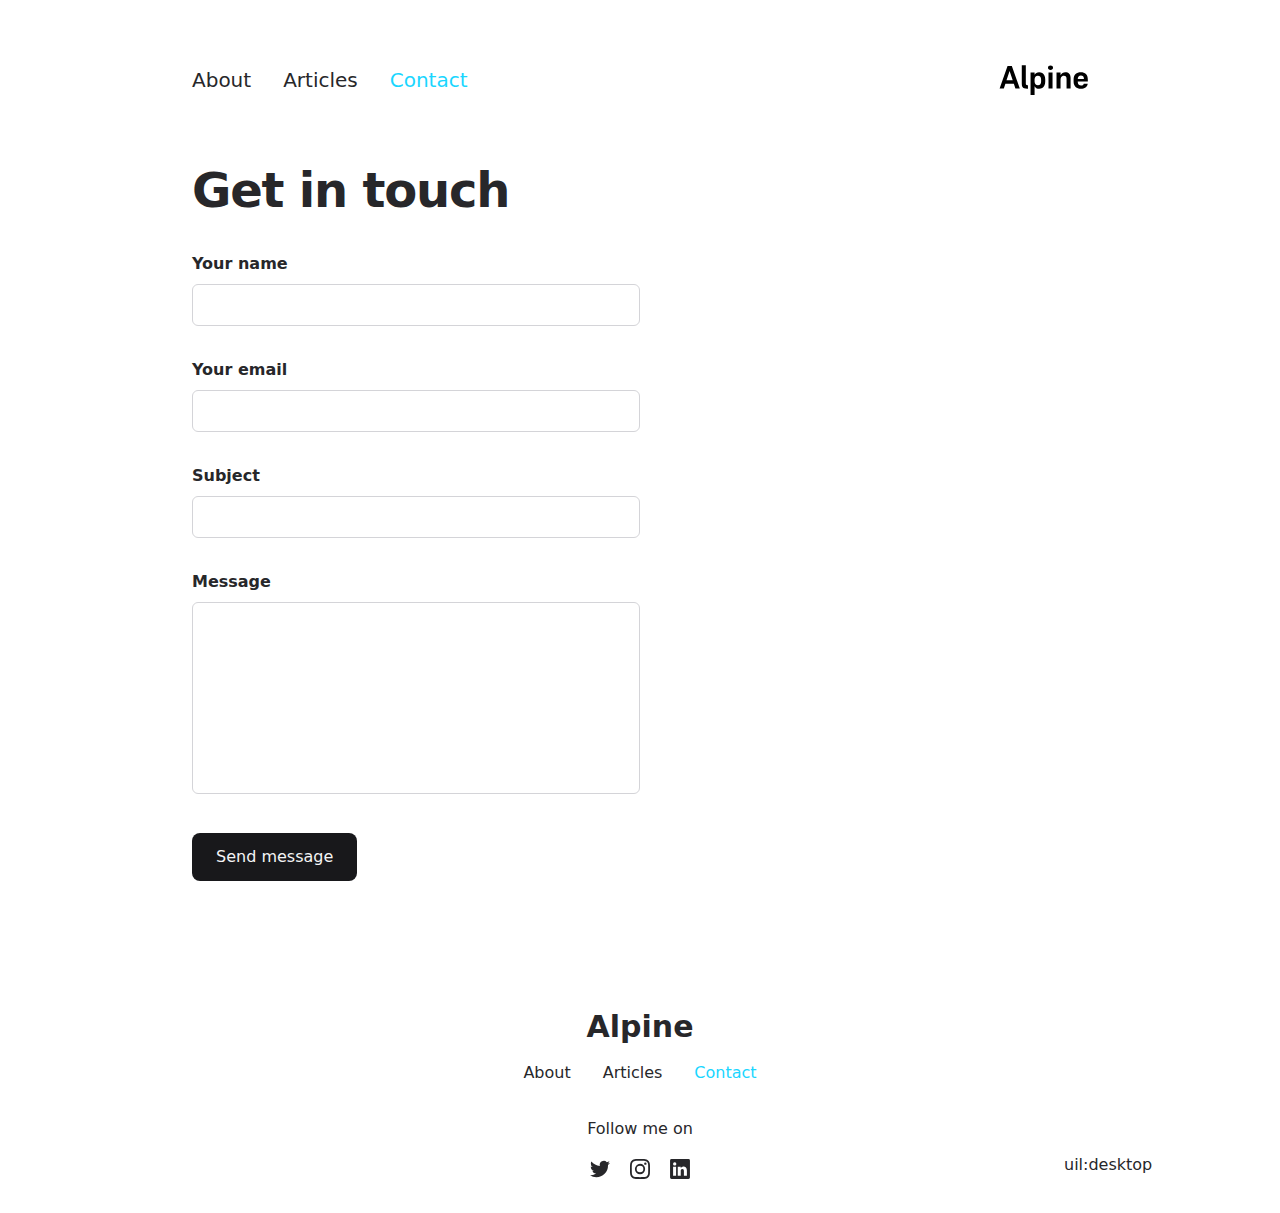
<file: contact/index.html>
<!DOCTYPE html><html lang="en"><head><meta charset="utf-8">
<meta name="viewport" content="width=device-width, initial-scale=1">
<title>Contact</title>
<meta name="twitter:card" content="summary_large_image">
<meta name="description" content="The minimalist blog theme">
<meta property="og:description" content="The minimalist blog theme">
<meta property="og:image" content="/social-card-preview.png">
<meta property="og:image:width" content="400">
<meta property="og:image:height" content="300">
<meta property="og:image:alt" content="An image showcasing my project.">
<meta property="og:title" content="Contact">
<link rel="preload" as="fetch" crossorigin="anonymous" href="/contact/_payload.json">
<link rel="stylesheet" href="/_nuxt/entry.Xa6Y6GAw.css">
<link rel="stylesheet" href="/_nuxt/DocumentDrivenNotFound.8zYyMNao.css">
<link rel="stylesheet" href="/_nuxt/ProseH1.dUFPvm72.css">
<link rel="stylesheet" href="/_nuxt/ContactForm.xLVwGvT_.css">
<link rel="stylesheet" href="/_nuxt/Input.K-sODAHC.css">
<link rel="stylesheet" href="/_nuxt/Button.dBG9Lc-5.css">
<link rel="modulepreload" as="script" crossorigin href="/_nuxt/entry.suJVOAAL.js">
<link rel="modulepreload" as="script" crossorigin href="/_nuxt/NuxtImg.7nLQ_y8B.js">
<link rel="modulepreload" as="script" crossorigin href="/_nuxt/document-driven.SywctvTi.js">
<link rel="modulepreload" as="script" crossorigin href="/_nuxt/DocumentDrivenEmpty.BQxjJgbq.js">
<link rel="modulepreload" as="script" crossorigin href="/_nuxt/ContentRenderer.ttZ_DU8o.js">
<link rel="modulepreload" as="script" crossorigin href="/_nuxt/ContentRendererMarkdown.vue.Zz4Zl_60.js">
<link rel="modulepreload" as="script" crossorigin href="/_nuxt/DocumentDrivenNotFound.ohmiGXAj.js">
<link rel="modulepreload" as="script" crossorigin href="/_nuxt/default.yk-9WRNf.js">
<link rel="modulepreload" as="script" crossorigin href="/_nuxt/ContentRendererMarkdown.kvz2H9lU.js">
<link rel="modulepreload" as="script" crossorigin href="/_nuxt/ProseH1.Iz2Ic4bt.js">
<link rel="modulepreload" as="script" crossorigin href="/_nuxt/ContactForm.FCbaq8_3.js">
<link rel="modulepreload" as="script" crossorigin href="/_nuxt/Input.c5PS-vKI.js">
<link rel="modulepreload" as="script" crossorigin href="/_nuxt/Button.IKHbupdx.js">
<link rel="prefetch" as="style" href="/_nuxt/article.mNjPIZXX.css">
<link rel="prefetch" as="style" href="/_nuxt/ProseA.0vlFU1WH.css">
<link rel="prefetch" as="script" crossorigin href="/_nuxt/article.EUMhWUwu.js">
<link rel="prefetch" as="script" crossorigin href="/_nuxt/ProseA.dwk-y0Xm.js">
<link rel="prefetch" as="script" crossorigin href="/_nuxt/date.3uOv5BcS.js">
<link rel="prefetch" as="script" crossorigin href="/_nuxt/page.FPyUCWic.js">
<link rel="prefetch" as="script" crossorigin href="/_nuxt/client-db.99oGcEHM.js">
<link rel="prefetch" as="style" href="/_nuxt/useStudio.5vfyueRC.css">
<link rel="prefetch" as="script" crossorigin href="/_nuxt/useStudio.45nNho7I.js">
<link rel="prefetch" as="style" href="/_nuxt/error-404._LjjY-y0.css">
<link rel="prefetch" as="script" crossorigin href="/_nuxt/error-404.KaxsfTL4.js">
<link rel="prefetch" as="style" href="/_nuxt/error-500.Ke0_YfD7.css">
<link rel="prefetch" as="script" crossorigin href="/_nuxt/error-500.boXSA_Je.js">
<script type="module" src="/_nuxt/entry.suJVOAAL.js" crossorigin></script><style id="pinceau-runtime-hydratable">@media{.phy[--]{--puid:EC-ihU-v;}.pv-943jkk{max-width:var(--elements-container-maxWidth);padding-left:var(--elements-container-padding-mobile);padding-right:var(--elements-container-padding-mobile);}@media (min-width: 475px){.pv-943jkk{padding-left:var(--elements-container-padding-xs);padding-right:var(--elements-container-padding-xs);}}@media (min-width: 640px){.pv-943jkk{padding-left:var(--elements-container-padding-sm);padding-right:var(--elements-container-padding-sm);}}@media (min-width: 768px){.pv-943jkk{padding-left:var(--elements-container-padding-md);padding-right:var(--elements-container-padding-md);}}} </style><style id="pinceau-theme">@media { :root {--pinceau-mq: initial; --alpine-readableLine: 68ch;--alpine-backdrop-backgroundColor: #f4f4f5b3;--prose-code-inline-padding: 0.2rem 0.375rem 0.2rem 0.375rem;--prose-code-block-backdropFilter: contrast(1);--prose-code-block-border-style: solid;--prose-code-block-border-width: 1px;--prose-tbody-tr-borderBottom-style: dashed;--prose-tbody-tr-borderBottom-width: 1px;--prose-th-textAlign: inherit;--prose-thead-borderBottom-style: solid;--prose-thead-borderBottom-width: 1px;--prose-thead-border-style: solid;--prose-thead-border-width: 0px;--prose-table-textAlign: start;--prose-hr-width: 1px;--prose-hr-style: solid;--prose-li-listStylePosition: outside;--prose-ol-li-markerColor: currentColor;--prose-ol-paddingInlineStart: 21px;--prose-ol-listStyleType: decimal;--prose-ul-li-markerColor: currentColor;--prose-ul-paddingInlineStart: 21px;--prose-ul-listStyleType: disc;--prose-blockquote-border-style: solid;--prose-blockquote-border-width: 4px;--prose-blockquote-quotes: '201C' '201D' '2018' '2019';--prose-blockquote-paddingInlineStart: 24px;--prose-a-code-color-hover: currentColor;--prose-a-code-color-static: currentColor;--prose-a-hasCode-borderBottom: none;--prose-a-border-distance: 2px;--prose-a-border-color-hover: currentColor;--prose-a-border-color-static: currentColor;--prose-a-border-style-hover: solid;--prose-a-border-style-static: dashed;--prose-a-border-width: 1px;--prose-a-color-static: inherit;--prose-a-textDecoration: none;--prose-h6-margin: 3rem 0 2rem;--prose-h5-margin: 3rem 0 2rem;--prose-h4-margin: 3rem 0 2rem;--prose-h3-margin: 3rem 0 2rem;--prose-h2-margin: 3rem 0 2rem;--prose-h1-margin: 0 0 2rem;--prose-p-fontSize: 18px;--typography-lead-loose: 2;--typography-lead-relaxed: 1.625;--typography-lead-normal: 1.5;--typography-lead-snug: 1.375;--typography-lead-tight: 1.25;--typography-lead-none: 1;--typography-lead-10: 2.5rem;--typography-lead-9: 2.25rem;--typography-lead-8: 2rem;--typography-lead-7: 1.75rem;--typography-lead-6: 1.5rem;--typography-lead-5: 1.25rem;--typography-lead-4: 1rem;--typography-lead-3: .75rem;--typography-lead-2: .5rem;--typography-lead-1: .025rem;--typography-fontWeight-black: 900;--typography-fontWeight-extrabold: 800;--typography-fontWeight-bold: 700;--typography-fontWeight-semibold: 600;--typography-fontWeight-medium: 500;--typography-fontWeight-normal: 400;--typography-fontWeight-light: 300;--typography-fontWeight-extralight: 200;--typography-fontWeight-thin: 100;--typography-fontSize-9xl: 128px;--typography-fontSize-8xl: 96px;--typography-fontSize-7xl: 72px;--typography-fontSize-6xl: 60px;--typography-fontSize-5xl: 48px;--typography-fontSize-4xl: 36px;--typography-fontSize-3xl: 30px;--typography-fontSize-2xl: 24px;--typography-fontSize-xl: 20px;--typography-fontSize-lg: 18px;--typography-fontSize-base: 16px;--typography-fontSize-sm: 14px;--typography-fontSize-xs: 12px;--typography-letterSpacing-wide: 0.025em;--typography-letterSpacing-tight: -0.025em;--typography-verticalMargin-base: 24px;--typography-verticalMargin-sm: 16px;--elements-border-secondary-hover: [object Object];--elements-backdrop-background: #fffc;--elements-backdrop-filter: saturate(200%) blur(20px);--elements-container-maxWidth: 64rem;--lead-loose: 2;--lead-relaxed: 1.625;--lead-normal: 1.5;--lead-snug: 1.375;--lead-tight: 1.25;--lead-none: 1;--lead-10: 2.5rem;--lead-9: 2.25rem;--lead-8: 2rem;--lead-7: 1.75rem;--lead-6: 1.5rem;--lead-5: 1.25rem;--lead-4: 1rem;--lead-3: .75rem;--lead-2: .5rem;--lead-1: .025rem;--letterSpacing-widest: 0.1em;--letterSpacing-wider: 0.05em;--letterSpacing-wide: 0.025em;--letterSpacing-normal: 0em;--letterSpacing-tight: -0.025em;--letterSpacing-tighter: -0.05em;--fontSize-9xl: 8rem;--fontSize-8xl: 6rem;--fontSize-7xl: 4.5rem;--fontSize-6xl: 3.75rem;--fontSize-5xl: 3rem;--fontSize-4xl: 2.25rem;--fontSize-3xl: 1.875rem;--fontSize-2xl: 1.5rem;--fontSize-xl: 1.25rem;--fontSize-lg: 1.125rem;--fontSize-base: 1rem;--fontSize-sm: 0.875rem;--fontSize-xs: 0.75rem;--fontWeight-black: 900;--fontWeight-extrabold: 800;--fontWeight-bold: 700;--fontWeight-semibold: 600;--fontWeight-medium: 500;--fontWeight-normal: 400;--fontWeight-light: 300;--fontWeight-extralight: 200;--fontWeight-thin: 100;--font-mono: ui-monospace, SFMono-Regular, Menlo, Monaco, Consolas, Liberation Mono, Courier New, monospace;--font-serif: ui-serif, Georgia, Cambria, Times New Roman, Times, serif;--font-sans: ui-sans-serif, system-ui, -apple-system, BlinkMacSystemFont, Segoe UI, Roboto, Helvetica Neue, Arial, Noto Sans, sans-serif, Apple Color Emoji, Segoe UI Emoji, Segoe UI Symbol, Noto Color Emoji;--opacity-total: 1;--opacity-high: 0.8;--opacity-medium: 0.5;--opacity-soft: 0.3;--opacity-light: 0.15;--opacity-bright: 0.1;--opacity-noOpacity: 0;--borderWidth-lg: 3px;--borderWidth-md: 2px;--borderWidth-sm: 1px;--borderWidth-noBorder: 0;--space-rem-875: 0.875rem;--space-rem-625: 0.625rem;--space-rem-375: 0.375rem;--space-rem-125: 0.125rem;--space-px: 1px;--space-128: 32rem;--space-96: 24rem;--space-80: 20rem;--space-72: 18rem;--space-64: 16rem;--space-60: 15rem;--space-56: 14rem;--space-52: 13rem;--space-48: 12rem;--space-44: 11rem;--space-40: 10rem;--space-36: 9rem;--space-32: 8rem;--space-28: 7rem;--space-24: 6rem;--space-20: 5rem;--space-16: 4rem;--space-14: 3.5rem;--space-12: 3rem;--space-11: 2.75rem;--space-10: 2.5rem;--space-9: 2.25rem;--space-8: 2rem;--space-7: 1.75rem;--space-6: 1.5rem;--space-5: 1.25rem;--space-4: 1rem;--space-3: 0.75rem;--space-2: 0.5rem;--space-1: 0.25rem;--space-0: 0px;--size-full: 100%;--size-7xl: 80rem;--size-6xl: 72rem;--size-5xl: 64rem;--size-4xl: 56rem;--size-3xl: 48rem;--size-2xl: 42rem;--size-xl: 36rem;--size-lg: 32rem;--size-md: 28rem;--size-sm: 24rem;--size-xs: 20rem;--size-200: 200px;--size-104: 104px;--size-80: 80px;--size-64: 64px;--size-56: 56px;--size-48: 48px;--size-40: 40px;--size-32: 32px;--size-24: 24px;--size-20: 20px;--size-16: 16px;--size-12: 12px;--size-8: 8px;--size-6: 6px;--size-4: 4px;--size-2: 2px;--size-0: 0px;--radii-full: 9999px;--radii-3xl: 1.75rem;--radii-2xl: 1.5rem;--radii-xl: 1rem;--radii-lg: 0.75rem;--radii-md: 0.5rem;--radii-sm: 0.375rem;--radii-xs: 0.25rem;--radii-2xs: 0.125rem;--radii-none: 0px;--shadow-none: 0px 0px 0px 0px transparent;--shadow-lg: 0px 10px 15px -3px #000000, 0px 4px 6px -4px #000000;--shadow-md: 0px 4px 6px -1px #000000, 0px 2px 4px -2px #000000;--shadow-sm: 0px 1px 3px 0px #000000, 0px 1px 2px -1px #000000;--shadow-xs: 0px 1px 2px 0px #000000;--height-screen: 100vh;--width-screen: 100vw;--color-primary-900: #002e38;--color-primary-800: #005c70;--color-primary-700: #008aa9;--color-primary-600: #00b9e1;--color-primary-500: #1ad6ff;--color-primary-400: #40ddff;--color-primary-300: #66e4ff;--color-primary-200: #8deaff;--color-primary-100: #b3f1ff;--color-primary-50: #d9f8ff;--color-ruby-900: #380011;--color-ruby-800: #700021;--color-ruby-700: #a90032;--color-ruby-600: #e10043;--color-ruby-500: #ff1a5e;--color-ruby-400: #ff4079;--color-ruby-300: #ff6694;--color-ruby-200: #ff8dae;--color-ruby-100: #ffb3c9;--color-ruby-50: #ffd9e4;--color-pink-900: #380025;--color-pink-800: #70004b;--color-pink-700: #a90070;--color-pink-600: #e10095;--color-pink-500: #ff1ab2;--color-pink-400: #ff40bf;--color-pink-300: #ff66cc;--color-pink-200: #ff8dd8;--color-pink-100: #ffb3e5;--color-pink-50: #ffd9f2;--color-purple-900: #190038;--color-purple-800: #330070;--color-purple-700: #4c00a9;--color-purple-600: #6500e1;--color-purple-500: #811aff;--color-purple-400: #9640ff;--color-purple-300: #ab66ff;--color-purple-200: #c08dff;--color-purple-100: #d5b3ff;--color-purple-50: #ead9ff;--color-royalblue-900: #0b0531;--color-royalblue-800: #160a62;--color-royalblue-700: #211093;--color-royalblue-600: #2c15c4;--color-royalblue-500: #4127e8;--color-royalblue-400: #614bec;--color-royalblue-300: #806ff0;--color-royalblue-200: #a093f3;--color-royalblue-100: #c0b7f7;--color-royalblue-50: #dfdbfb;--color-indigoblue-900: #001238;--color-indigoblue-800: #002370;--color-indigoblue-700: #0035a9;--color-indigoblue-600: #0047e1;--color-indigoblue-500: #1a62ff;--color-indigoblue-400: #407cff;--color-indigoblue-300: #6696ff;--color-indigoblue-200: #8db0ff;--color-indigoblue-100: #b3cbff;--color-indigoblue-50: #d9e5ff;--color-blue-900: #002438;--color-blue-800: #004870;--color-blue-700: #006ca9;--color-blue-600: #0090e1;--color-blue-500: #1aadff;--color-blue-400: #40bbff;--color-blue-300: #66c8ff;--color-blue-200: #8dd6ff;--color-blue-100: #b3e4ff;--color-blue-50: #d9f1ff;--color-lightblue-900: #002e38;--color-lightblue-800: #005c70;--color-lightblue-700: #008aa9;--color-lightblue-600: #00b9e1;--color-lightblue-500: #1ad6ff;--color-lightblue-400: #40ddff;--color-lightblue-300: #66e4ff;--color-lightblue-200: #8deaff;--color-lightblue-100: #b3f1ff;--color-lightblue-50: #d9f8ff;--color-teal-900: #062a28;--color-teal-800: #0b544f;--color-teal-700: #117d77;--color-teal-600: #16a79e;--color-teal-500: #1cd1c6;--color-teal-400: #36e4da;--color-teal-300: #5fe9e1;--color-teal-200: #87efe9;--color-teal-100: #aff4f0;--color-teal-50: #d7faf8;--color-pear-900: #2a2b09;--color-pear-800: #545512;--color-pear-700: #7e801b;--color-pear-600: #a8aa24;--color-pear-500: #d0d32f;--color-pear-400: #d8da52;--color-pear-300: #e0e274;--color-pear-200: #e8e997;--color-pear-100: #eff0ba;--color-pear-50: #f7f8dc;--color-red-900: #380300;--color-red-800: #700700;--color-red-700: #a90a00;--color-red-600: #e10e00;--color-red-500: #ff281a;--color-red-400: #ff4c40;--color-red-300: #ff7066;--color-red-200: #ff948d;--color-red-100: #ffb7b3;--color-red-50: #ffdbd9;--color-orange-900: #381800;--color-orange-800: #702f00;--color-orange-700: #a94700;--color-orange-600: #e15e00;--color-orange-500: #ff7a1a;--color-orange-400: #ff9040;--color-orange-300: #ffa666;--color-orange-200: #ffbd8d;--color-orange-100: #ffd3b3;--color-orange-50: #ffe9d9;--color-yellow-900: #362b03;--color-yellow-800: #6d5605;--color-yellow-700: #a38108;--color-yellow-600: #daac0a;--color-yellow-500: #f5c828;--color-yellow-400: #f7d14c;--color-yellow-300: #f8da70;--color-yellow-200: #fae393;--color-yellow-100: #fcedb7;--color-yellow-50: #fdf6db;--color-green-900: #003f25;--color-green-800: #005e38;--color-green-700: #007e4a;--color-green-600: #009d5d;--color-green-500: #00bd6f;--color-green-400: #00dc82;--color-green-300: #30ffaa;--color-green-200: #83ffcc;--color-green-100: #acffdd;--color-green-50: #d6ffee;--color-gray-900: #18181B;--color-gray-800: #27272A;--color-gray-700: #3f3f46;--color-gray-600: #52525B;--color-gray-500: #71717A;--color-gray-400: #a1a1aa;--color-gray-300: #D4d4d8;--color-gray-200: #e4e4e7;--color-gray-100: #f4f4f5;--color-gray-50: #fafafa;--color-black: #0c0c0d;--color-white: #FFFFFF;--media-portrait: only screen and (orientation: portrait);--media-landscape: only screen and (orientation: landscape);--media-rm: (prefers-reduced-motion: reduce);--media-2xl: (min-width: 1536px);--media-xl: (min-width: 1280px);--media-lg: (min-width: 1024px);--media-md: (min-width: 768px);--media-sm: (min-width: 640px);--media-xs: (min-width: 475px);--alpine-body-color: var(--color-gray-800);--alpine-body-backgroundColor: var(--color-white);--prose-code-inline-fontWeight: var(--typography-fontWeight-normal);--prose-code-inline-fontSize: var(--typography-fontSize-sm);--prose-code-inline-borderRadius: var(--radii-xs);--prose-code-block-pre-padding: var(--typography-verticalMargin-sm);--prose-code-block-margin: var(--typography-verticalMargin-base) 0;--prose-code-block-fontSize: var(--typography-fontSize-sm);--prose-tbody-code-inline-fontSize: var(--typography-fontSize-sm);--prose-tbody-td-padding: var(--typography-verticalMargin-sm);--prose-th-fontWeight: var(--typography-fontWeight-semibold);--prose-th-padding: 0 var(--typography-verticalMargin-sm) var(--typography-verticalMargin-sm) var(--typography-verticalMargin-sm);--prose-table-lineHeight: var(--typography-lead-6);--prose-table-fontSize: var(--typography-fontSize-sm);--prose-table-margin: var(--typography-verticalMargin-base) 0;--prose-hr-margin: var(--typography-verticalMargin-base) 0;--prose-li-margin: var(--typography-verticalMargin-sm) 0;--prose-ol-margin: var(--typography-verticalMargin-base) 0;--prose-ul-margin: var(--typography-verticalMargin-base) 0;--prose-blockquote-margin: var(--typography-verticalMargin-base) 0;--prose-a-code-border-style: var(--prose-a-border-style-static);--prose-a-code-border-width: var(--prose-a-border-width);--prose-a-fontWeight: var(--typography-fontWeight-medium);--prose-img-margin: var(--typography-verticalMargin-base) 0;--prose-strong-fontWeight: var(--typography-fontWeight-semibold);--prose-h6-iconSize: var(--typography-fontSize-base);--prose-h6-fontWeight: var(--typography-fontWeight-semibold);--prose-h6-lineHeight: var(--typography-lead-normal);--prose-h6-fontSize: var(--typography-fontSize-lg);--prose-h5-iconSize: var(--typography-fontSize-lg);--prose-h5-fontWeight: var(--typography-fontWeight-semibold);--prose-h5-lineHeight: var(--typography-lead-snug);--prose-h5-fontSize: var(--typography-fontSize-xl);--prose-h4-iconSize: var(--typography-fontSize-lg);--prose-h4-letterSpacing: var(--typography-letterSpacing-tight);--prose-h4-fontWeight: var(--typography-fontWeight-semibold);--prose-h4-lineHeight: var(--typography-lead-snug);--prose-h4-fontSize: var(--typography-fontSize-2xl);--prose-h3-iconSize: var(--typography-fontSize-xl);--prose-h3-letterSpacing: var(--typography-letterSpacing-tight);--prose-h3-fontWeight: var(--typography-fontWeight-semibold);--prose-h3-lineHeight: var(--typography-lead-snug);--prose-h3-fontSize: var(--typography-fontSize-3xl);--prose-h2-iconSize: var(--typography-fontSize-2xl);--prose-h2-letterSpacing: var(--typography-letterSpacing-tight);--prose-h2-fontWeight: var(--typography-fontWeight-semibold);--prose-h2-lineHeight: var(--typography-lead-tight);--prose-h2-fontSize: var(--typography-fontSize-4xl);--prose-h1-iconSize: var(--typography-fontSize-3xl);--prose-h1-letterSpacing: var(--typography-letterSpacing-tight);--prose-h1-fontWeight: var(--typography-fontWeight-bold);--prose-h1-lineHeight: var(--typography-lead-tight);--prose-h1-fontSize: var(--typography-fontSize-5xl);--prose-p-br-margin: var(--typography-verticalMargin-base) 0 0 0;--prose-p-margin: var(--typography-verticalMargin-base) 0;--prose-p-lineHeight: var(--typography-lead-normal);--typography-color-primary-900: var(--color-primary-900);--typography-color-primary-800: var(--color-primary-800);--typography-color-primary-700: var(--color-primary-700);--typography-color-primary-600: var(--color-primary-600);--typography-color-primary-500: var(--color-primary-500);--typography-color-primary-400: var(--color-primary-400);--typography-color-primary-300: var(--color-primary-300);--typography-color-primary-200: var(--color-primary-200);--typography-color-primary-100: var(--color-primary-100);--typography-color-primary-50: var(--color-primary-50);--typography-font-code: var(--font-mono);--typography-font-body: var(--font-sans);--typography-font-display: var(--font-sans);--typography-body-backgroundColor: var(--color-white);--typography-body-color: var(--color-black);--elements-state-danger-borderColor-secondary: var(--color-red-200);--elements-state-danger-borderColor-primary: var(--color-red-100);--elements-state-danger-backgroundColor-secondary: var(--color-red-100);--elements-state-danger-backgroundColor-primary: var(--color-red-50);--elements-state-danger-color-secondary: var(--color-red-600);--elements-state-danger-color-primary: var(--color-red-500);--elements-state-warning-borderColor-secondary: var(--color-yellow-200);--elements-state-warning-borderColor-primary: var(--color-yellow-100);--elements-state-warning-backgroundColor-secondary: var(--color-yellow-100);--elements-state-warning-backgroundColor-primary: var(--color-yellow-50);--elements-state-warning-color-secondary: var(--color-yellow-700);--elements-state-warning-color-primary: var(--color-yellow-600);--elements-state-success-borderColor-secondary: var(--color-green-200);--elements-state-success-borderColor-primary: var(--color-green-100);--elements-state-success-backgroundColor-secondary: var(--color-green-100);--elements-state-success-backgroundColor-primary: var(--color-green-50);--elements-state-success-color-secondary: var(--color-green-600);--elements-state-success-color-primary: var(--color-green-500);--elements-state-info-borderColor-secondary: var(--color-blue-200);--elements-state-info-borderColor-primary: var(--color-blue-100);--elements-state-info-backgroundColor-secondary: var(--color-blue-100);--elements-state-info-backgroundColor-primary: var(--color-blue-50);--elements-state-info-color-secondary: var(--color-blue-600);--elements-state-info-color-primary: var(--color-blue-500);--elements-state-primary-borderColor-secondary: var(--color-primary-200);--elements-state-primary-borderColor-primary: var(--color-primary-100);--elements-state-primary-backgroundColor-secondary: var(--color-primary-100);--elements-state-primary-backgroundColor-primary: var(--color-primary-50);--elements-state-primary-color-secondary: var(--color-primary-700);--elements-state-primary-color-primary: var(--color-primary-600);--elements-surface-secondary-backgroundColor: var(--color-gray-200);--elements-surface-primary-backgroundColor: var(--color-gray-100);--elements-surface-background-base: var(--color-gray-100);--elements-border-secondary-static: var(--color-gray-200);--elements-border-primary-hover: var(--color-gray-200);--elements-border-primary-static: var(--color-gray-100);--elements-container-padding-md: var(--space-16);--elements-container-padding-sm: var(--space-12);--elements-container-padding-xs: var(--space-8);--elements-container-padding-mobile: var(--space-6);--elements-text-secondary-color-hover: var(--color-gray-700);--elements-text-secondary-color-static: var(--color-gray-500);--elements-text-primary-color-static: var(--color-gray-900);--text-6xl-lineHeight: var(--lead-none);--text-6xl-fontSize: var(--fontSize-6xl);--text-5xl-lineHeight: var(--lead-none);--text-5xl-fontSize: var(--fontSize-5xl);--text-4xl-lineHeight: var(--lead-10);--text-4xl-fontSize: var(--fontSize-4xl);--text-3xl-lineHeight: var(--lead-9);--text-3xl-fontSize: var(--fontSize-3xl);--text-2xl-lineHeight: var(--lead-8);--text-2xl-fontSize: var(--fontSize-2xl);--text-xl-lineHeight: var(--lead-7);--text-xl-fontSize: var(--fontSize-xl);--text-lg-lineHeight: var(--lead-7);--text-lg-fontSize: var(--fontSize-lg);--text-base-lineHeight: var(--lead-6);--text-base-fontSize: var(--fontSize-base);--text-sm-lineHeight: var(--lead-5);--text-sm-fontSize: var(--fontSize-sm);--text-xs-lineHeight: var(--lead-4);--text-xs-fontSize: var(--fontSize-xs);--shadow-2xl: 0px 25px 50px -12px var(--color-gray-900);--shadow-xl: 0px 20px 25px -5px var(--color-gray-400), 0px 8px 10px -6px #000000;--color-secondary-900: var(--color-gray-900);--color-secondary-800: var(--color-gray-800);--color-secondary-700: var(--color-gray-700);--color-secondary-600: var(--color-gray-600);--color-secondary-500: var(--color-gray-500);--color-secondary-400: var(--color-gray-400);--color-secondary-300: var(--color-gray-300);--color-secondary-200: var(--color-gray-200);--color-secondary-100: var(--color-gray-100);--color-secondary-50: var(--color-gray-50);--prose-a-code-background-hover: var(--typography-color-primary-50);--prose-a-code-border-color-hover: var(--typography-color-primary-500);--prose-a-color-hover: var(--typography-color-primary-500);--typography-color-secondary-900: var(--color-secondary-900);--typography-color-secondary-800: var(--color-secondary-800);--typography-color-secondary-700: var(--color-secondary-700);--typography-color-secondary-600: var(--color-secondary-600);--typography-color-secondary-500: var(--color-secondary-500);--typography-color-secondary-400: var(--color-secondary-400);--typography-color-secondary-300: var(--color-secondary-300);--typography-color-secondary-200: var(--color-secondary-200);--typography-color-secondary-100: var(--color-secondary-100);--typography-color-secondary-50: var(--color-secondary-50);--prose-code-inline-backgroundColor: var(--typography-color-secondary-100);--prose-code-inline-color: var(--typography-color-secondary-700);--prose-code-block-backgroundColor: var(--typography-color-secondary-100);--prose-code-block-color: var(--typography-color-secondary-700);--prose-code-block-border-color: var(--typography-color-secondary-200);--prose-tbody-tr-borderBottom-color: var(--typography-color-secondary-200);--prose-th-color: var(--typography-color-secondary-600);--prose-thead-borderBottom-color: var(--typography-color-secondary-200);--prose-thead-border-color: var(--typography-color-secondary-300);--prose-hr-color: var(--typography-color-secondary-200);--prose-blockquote-border-color: var(--typography-color-secondary-200);--prose-blockquote-color: var(--typography-color-secondary-500);--prose-a-code-border-color-static: var(--typography-color-secondary-400); } }@media { :root.dark {--pinceau-mq: dark; --alpine-backdrop-backgroundColor: #18181bb3;--prose-code-block-backdropFilter: contrast(1);--prose-ol-li-markerColor: currentColor;--prose-ul-li-markerColor: currentColor;--prose-a-code-color-hover: currentColor;--prose-a-code-color-static: currentColor;--prose-a-border-color-hover: currentColor;--prose-a-border-color-static: currentColor;--prose-a-color-static: inherit;--elements-backdrop-background: #0c0d0ccc;--alpine-body-color: var(--color-gray-200);--alpine-body-backgroundColor: var(--color-black);--typography-body-backgroundColor: var(--color-black);--typography-body-color: var(--color-white);--elements-state-danger-borderColor-secondary: var(--color-red-700);--elements-state-danger-borderColor-primary: var(--color-red-800);--elements-state-danger-backgroundColor-secondary: var(--color-red-800);--elements-state-danger-backgroundColor-primary: var(--color-red-900);--elements-state-danger-color-secondary: var(--color-red-200);--elements-state-danger-color-primary: var(--color-red-300);--elements-state-warning-borderColor-secondary: var(--color-yellow-700);--elements-state-warning-borderColor-primary: var(--color-yellow-800);--elements-state-warning-backgroundColor-secondary: var(--color-yellow-800);--elements-state-warning-backgroundColor-primary: var(--color-yellow-900);--elements-state-warning-color-secondary: var(--color-yellow-200);--elements-state-warning-color-primary: var(--color-yellow-400);--elements-state-success-borderColor-secondary: var(--color-green-700);--elements-state-success-borderColor-primary: var(--color-green-800);--elements-state-success-backgroundColor-secondary: var(--color-green-800);--elements-state-success-backgroundColor-primary: var(--color-green-900);--elements-state-success-color-secondary: var(--color-green-200);--elements-state-success-color-primary: var(--color-green-400);--elements-state-info-borderColor-secondary: var(--color-blue-700);--elements-state-info-borderColor-primary: var(--color-blue-800);--elements-state-info-backgroundColor-secondary: var(--color-blue-800);--elements-state-info-backgroundColor-primary: var(--color-blue-900);--elements-state-info-color-secondary: var(--color-blue-200);--elements-state-info-color-primary: var(--color-blue-400);--elements-state-primary-borderColor-secondary: var(--color-primary-700);--elements-state-primary-borderColor-primary: var(--color-primary-800);--elements-state-primary-backgroundColor-secondary: var(--color-primary-800);--elements-state-primary-backgroundColor-primary: var(--color-primary-900);--elements-state-primary-color-secondary: var(--color-primary-200);--elements-state-primary-color-primary: var(--color-primary-400);--elements-surface-secondary-backgroundColor: var(--color-gray-800);--elements-surface-primary-backgroundColor: var(--color-gray-900);--elements-surface-background-base: var(--color-gray-900);--elements-border-secondary-static: var(--color-gray-800);--elements-border-primary-hover: var(--color-gray-800);--elements-border-primary-static: var(--color-gray-900);--elements-text-secondary-color-hover: var(--color-gray-200);--elements-text-secondary-color-static: var(--color-gray-400);--elements-text-primary-color-static: var(--color-gray-50);--prose-a-code-background-hover: var(--typography-color-primary-900);--prose-a-code-border-color-hover: var(--typography-color-primary-600);--prose-a-color-hover: var(--typography-color-primary-400);--prose-code-inline-backgroundColor: var(--typography-color-secondary-800);--prose-code-inline-color: var(--typography-color-secondary-200);--prose-code-block-backgroundColor: var(--typography-color-secondary-900);--prose-code-block-color: var(--typography-color-secondary-200);--prose-code-block-border-color: var(--typography-color-secondary-800);--prose-tbody-tr-borderBottom-color: var(--typography-color-secondary-800);--prose-th-color: var(--typography-color-secondary-400);--prose-thead-borderBottom-color: var(--typography-color-secondary-800);--prose-thead-border-color: var(--typography-color-secondary-600);--prose-hr-color: var(--typography-color-secondary-800);--prose-blockquote-border-color: var(--typography-color-secondary-700);--prose-blockquote-color: var(--typography-color-secondary-400);--prose-a-code-border-color-static: var(--typography-color-secondary-600); } }</style><script>"use strict";(()=>{const a=window,e=document.documentElement,m=["dark","light"],c=window&&window.localStorage&&window.localStorage.getItem&&window.localStorage.getItem("nuxt-color-mode")||"system";let n=c==="system"?d():c;const l=e.getAttribute("data-color-mode-forced");l&&(n=l),i(n),a["__NUXT_COLOR_MODE__"]={preference:c,value:n,getColorScheme:d,addColorScheme:i,removeColorScheme:f};function i(o){const t=""+o+"",s="";e.classList?e.classList.add(t):e.className+=" "+t,s&&e.setAttribute("data-"+s,o)}function f(o){const t=""+o+"",s="";e.classList?e.classList.remove(t):e.className=e.className.replace(new RegExp(t,"g"),""),s&&e.removeAttribute("data-"+s)}function r(o){return a.matchMedia("(prefers-color-scheme"+o+")")}function d(){if(a.matchMedia&&r("").media!=="not all"){for(const o of m)if(r(":"+o).matches)return o}return"light"}})();
</script></head><body><div id="__nuxt"><div class="container pv-943jkk pc-EC-ihU app-layout" data-v-7ee468eb data-v-0768408f><!--[--><div class="nuxt-progress" style="width:0%;height:3px;opacity:0;background-size:Infinity% auto;" data-v-7ee468eb></div><header class="right" data-v-7ee468eb data-v-2d974873><div class="menu" data-v-2d974873><button aria-label="Navigation Menu" data-v-2d974873><svg width="24" height="24" viewBox="0 0 68 68" fill="currentColor" xmlns="http://www.w3.org/2000/svg" data-v-2d974873><path d="M8 34C8 32.1362 8 31.2044 8.30448 30.4693C8.71046 29.4892 9.48915 28.7105 10.4693 28.3045C11.2044 28 12.1362 28 14 28C15.8638 28 16.7956 28 17.5307 28.3045C18.5108 28.7105 19.2895 29.4892 19.6955 30.4693C20 31.2044 20 32.1362 20 34C20 35.8638 20 36.7956 19.6955 37.5307C19.2895 38.5108 18.5108 39.2895 17.5307 39.6955C16.7956 40 15.8638 40 14 40C12.1362 40 11.2044 40 10.4693 39.6955C9.48915 39.2895 8.71046 38.5108 8.30448 37.5307C8 36.7956 8 35.8638 8 34Z" data-v-2d974873></path><path d="M28 34C28 32.1362 28 31.2044 28.3045 30.4693C28.7105 29.4892 29.4892 28.7105 30.4693 28.3045C31.2044 28 32.1362 28 34 28C35.8638 28 36.7956 28 37.5307 28.3045C38.5108 28.7105 39.2895 29.4892 39.6955 30.4693C40 31.2044 40 32.1362 40 34C40 35.8638 40 36.7956 39.6955 37.5307C39.2895 38.5108 38.5108 39.2895 37.5307 39.6955C36.7956 40 35.8638 40 34 40C32.1362 40 31.2044 40 30.4693 39.6955C29.4892 39.2895 28.7105 38.5108 28.3045 37.5307C28 36.7956 28 35.8638 28 34Z" data-v-2d974873></path><path d="M48 34C48 32.1362 48 31.2044 48.3045 30.4693C48.7105 29.4892 49.4892 28.7105 50.4693 28.3045C51.2044 28 52.1362 28 54 28C55.8638 28 56.7956 28 57.5307 28.3045C58.5108 28.7105 59.2895 29.4892 59.6955 30.4693C60 31.2044 60 32.1362 60 34C60 35.8638 60 36.7956 59.6955 37.5307C59.2895 38.5108 58.5108 39.2895 57.5307 39.6955C56.7956 40 55.8638 40 54 40C52.1362 40 51.2044 40 50.4693 39.6955C49.4892 39.2895 48.7105 38.5108 48.3045 37.5307C48 36.7956 48 35.8638 48 34Z" data-v-2d974873></path></svg></button></div><div class="overlay" data-v-2d974873><nav data-v-2d974873 data-v-58002502><ul data-v-58002502><!--[--><li data-v-58002502><a href="/" class="" data-v-58002502><span class="underline-fx" data-v-58002502></span> About</a></li><li data-v-58002502><a href="/articles" class="" data-v-58002502><span class="underline-fx" data-v-58002502></span> Articles</a></li><li data-v-58002502><a aria-current="page" href="/contact" class="router-link-active router-link-exact-active" data-v-58002502><span class="underline-fx" data-v-58002502></span> Contact</a></li><!--]--></ul></nav></div><div class="logo" data-v-2d974873><a href="/" class="" data-v-2d974873><img src="/logo-dark.svg" class="dark-img" alt="alpine" width="89" height="31" data-v-2d974873><img src="/logo.svg" class="light-img" alt="alpine" width="89" height="31" data-v-2d974873></a></div><div class="main-nav" data-v-2d974873><nav data-v-2d974873 data-v-58002502><ul data-v-58002502><!--[--><li data-v-58002502><a href="/" class="" data-v-58002502><span class="underline-fx" data-v-58002502></span> About</a></li><li data-v-58002502><a href="/articles" class="" data-v-58002502><span class="underline-fx" data-v-58002502></span> Articles</a></li><li data-v-58002502><a aria-current="page" href="/contact" class="router-link-active router-link-exact-active" data-v-58002502><span class="underline-fx" data-v-58002502></span> Contact</a></li><!--]--></ul></nav></div></header><!--[--><div class="document-driven-page"><main><!--[--><div><h1 id="get-in-touch" data-v-f7b724f8><a aria-current="page" href="/contact#get-in-touch" class="router-link-active router-link-exact-active" data-v-f7b724f8><!--[-->Get in touch<!--]--><!----></a></h1><form class="contact-form" method="POST" action data-v-e712b51f><div class="inputs" data-v-e712b51f><!--[--><div data-v-e712b51f data-v-b163c36d><label for="name" data-v-b163c36d>Your name</label><input id="name" name="name" value="" type="text" placeholder="" data-v-b163c36d></div><div data-v-e712b51f data-v-b163c36d><label for="email" data-v-b163c36d>Your email</label><input id="email" name="email" value="" type="email" placeholder="" data-v-b163c36d></div><div data-v-e712b51f data-v-b163c36d><label for="subject" data-v-b163c36d>Subject</label><input id="subject" name="subject" value="" type="text" placeholder="" data-v-b163c36d></div><div data-v-e712b51f data-v-b163c36d><label for="message" data-v-b163c36d>Message</label><textarea id="message" name="message" type="textarea" placeholder="" data-v-b163c36d></textarea></div><!--]--></div><div data-v-e712b51f><button type="submit" disabled data-v-e712b51f data-v-a8c59e1c><!--[-->Send message<!--]--></button></div></form></div><!--]--></main></div><!--]--><footer class="center" data-v-7ee468eb data-v-e7b5d575><a href="https://www.github.com/nuxt-themes/alpine" rel="noopener noreferrer" class="credits" data-v-e7b5d575>Alpine</a><div class="navigation" data-v-e7b5d575><nav data-v-e7b5d575 data-v-58002502><ul data-v-58002502><!--[--><li data-v-58002502><a href="/" class="" data-v-58002502><span class="underline-fx" data-v-58002502></span> About</a></li><li data-v-58002502><a href="/articles" class="" data-v-58002502><span class="underline-fx" data-v-58002502></span> Articles</a></li><li data-v-58002502><a aria-current="page" href="/contact" class="router-link-active router-link-exact-active" data-v-58002502><span class="underline-fx" data-v-58002502></span> Contact</a></li><!--]--></ul></nav></div><p class="message" data-v-e7b5d575>Follow me on</p><div class="icons" data-v-e7b5d575><div class="social" data-v-e7b5d575><!--[--><a href="https://twitter.com/nuxtlabs" rel="noopener noreferrer" target="_blank" title="nuxtlabs" aria-label="nuxtlabs" data-v-a1cedb2a><svg xmlns="http://www.w3.org/2000/svg" xmlns:xlink="http://www.w3.org/1999/xlink" aria-hidden="true" role="img" class="icon" data-v-a1cedb2a style="" width="1em" height="1em" viewBox="0 0 24 24" data-v-60a64bd7><path fill="currentColor" d="M22 5.8a8.49 8.49 0 0 1-2.36.64a4.13 4.13 0 0 0 1.81-2.27a8.21 8.21 0 0 1-2.61 1a4.1 4.1 0 0 0-7 3.74a11.64 11.64 0 0 1-8.45-4.29a4.16 4.16 0 0 0-.55 2.07a4.09 4.09 0 0 0 1.82 3.41a4.05 4.05 0 0 1-1.86-.51v.05a4.1 4.1 0 0 0 3.3 4a3.93 3.93 0 0 1-1.1.17a4.9 4.9 0 0 1-.77-.07a4.11 4.11 0 0 0 3.83 2.84A8.22 8.22 0 0 1 3 18.34a7.93 7.93 0 0 1-1-.06a11.57 11.57 0 0 0 6.29 1.85A11.59 11.59 0 0 0 20 8.45v-.53a8.43 8.43 0 0 0 2-2.12"/></svg></a><a href="https://instagram.com/atinuxt" rel="noopener noreferrer" target="_blank" title="atinuxt" aria-label="atinuxt" data-v-a1cedb2a><svg xmlns="http://www.w3.org/2000/svg" xmlns:xlink="http://www.w3.org/1999/xlink" aria-hidden="true" role="img" class="icon" data-v-a1cedb2a style="" width="1em" height="1em" viewBox="0 0 24 24" data-v-60a64bd7><path fill="currentColor" d="M17.34 5.46a1.2 1.2 0 1 0 1.2 1.2a1.2 1.2 0 0 0-1.2-1.2m4.6 2.42a7.59 7.59 0 0 0-.46-2.43a4.94 4.94 0 0 0-1.16-1.77a4.7 4.7 0 0 0-1.77-1.15a7.3 7.3 0 0 0-2.43-.47C15.06 2 14.72 2 12 2s-3.06 0-4.12.06a7.3 7.3 0 0 0-2.43.47a4.78 4.78 0 0 0-1.77 1.15a4.7 4.7 0 0 0-1.15 1.77a7.3 7.3 0 0 0-.47 2.43C2 8.94 2 9.28 2 12s0 3.06.06 4.12a7.3 7.3 0 0 0 .47 2.43a4.7 4.7 0 0 0 1.15 1.77a4.78 4.78 0 0 0 1.77 1.15a7.3 7.3 0 0 0 2.43.47C8.94 22 9.28 22 12 22s3.06 0 4.12-.06a7.3 7.3 0 0 0 2.43-.47a4.7 4.7 0 0 0 1.77-1.15a4.85 4.85 0 0 0 1.16-1.77a7.59 7.59 0 0 0 .46-2.43c0-1.06.06-1.4.06-4.12s0-3.06-.06-4.12M20.14 16a5.61 5.61 0 0 1-.34 1.86a3.06 3.06 0 0 1-.75 1.15a3.19 3.19 0 0 1-1.15.75a5.61 5.61 0 0 1-1.86.34c-1 .05-1.37.06-4 .06s-3 0-4-.06a5.73 5.73 0 0 1-1.94-.3a3.27 3.27 0 0 1-1.1-.75a3 3 0 0 1-.74-1.15a5.54 5.54 0 0 1-.4-1.9c0-1-.06-1.37-.06-4s0-3 .06-4a5.54 5.54 0 0 1 .35-1.9A3 3 0 0 1 5 5a3.14 3.14 0 0 1 1.1-.8A5.73 5.73 0 0 1 8 3.86c1 0 1.37-.06 4-.06s3 0 4 .06a5.61 5.61 0 0 1 1.86.34a3.06 3.06 0 0 1 1.19.8a3.06 3.06 0 0 1 .75 1.1a5.61 5.61 0 0 1 .34 1.9c.05 1 .06 1.37.06 4s-.01 3-.06 4M12 6.87A5.13 5.13 0 1 0 17.14 12A5.12 5.12 0 0 0 12 6.87m0 8.46A3.33 3.33 0 1 1 15.33 12A3.33 3.33 0 0 1 12 15.33"/></svg></a><a href="https://www.linkedin.com/company/nuxtlabs" rel="noopener noreferrer" target="_blank" title="LinkedIn" aria-label="LinkedIn" data-v-a1cedb2a><svg xmlns="http://www.w3.org/2000/svg" xmlns:xlink="http://www.w3.org/1999/xlink" aria-hidden="true" role="img" class="icon" data-v-a1cedb2a style="" width="1em" height="1em" viewBox="0 0 24 24" data-v-60a64bd7><path fill="currentColor" d="M20.47 2H3.53a1.45 1.45 0 0 0-1.47 1.43v17.14A1.45 1.45 0 0 0 3.53 22h16.94a1.45 1.45 0 0 0 1.47-1.43V3.43A1.45 1.45 0 0 0 20.47 2M8.09 18.74h-3v-9h3ZM6.59 8.48a1.56 1.56 0 1 1 0-3.12a1.57 1.57 0 1 1 0 3.12m12.32 10.26h-3v-4.83c0-1.21-.43-2-1.52-2A1.65 1.65 0 0 0 12.85 13a2 2 0 0 0-.1.73v5h-3v-9h3V11a3 3 0 0 1 2.71-1.5c2 0 3.45 1.29 3.45 4.06Z"/></svg></a><!--]--></div><div class="color-mode-switch" data-v-e7b5d575><button aria-label="Color Mode" data-v-e7b5d575 data-v-42c4fa9a><span data-v-42c4fa9a></span></button></div></div></footer><!--]--></div></div><script type="application/json" id="__NUXT_DATA__" data-ssr="true" data-src="/contact/_payload.json">[{"state":1,"once":92,"_errors":94,"serverRendered":65,"path":7,"prerenderedAt":96},["Reactive",2],{"$sdd-pages":3,"$sdd-surrounds":37,"$sdd-globals":61,"$scolor-mode":63,"$sdd-navigation":66,"$sicons":83},["ShallowRef",4],["ShallowReactive",5],{"/contact":6},{"_path":7,"_dir":8,"_draft":9,"_partial":9,"_locale":8,"title":10,"description":8,"layout":11,"body":12,"_type":32,"_id":33,"_source":34,"_file":35,"_extension":36},"/contact","",false,"Contact","default",{"type":13,"children":14,"toc":29},"root",[15,24],{"type":16,"tag":17,"props":18,"children":20},"element","h1",{"id":19},"get-in-touch",[21],{"type":22,"value":23},"text","Get in touch",{"type":16,"tag":25,"props":26,"children":28},"contact-form",{":fields":27},"[{\"type\":\"text\",\"name\":\"name\",\"label\":\"Your name\",\"required\":true},{\"type\":\"email\",\"name\":\"email\",\"label\":\"Your email\",\"required\":true},{\"type\":\"text\",\"name\":\"subject\",\"label\":\"Subject\",\"required\":false},{\"type\":\"textarea\",\"name\":\"message\",\"label\":\"Message\",\"required\":true}]",[],{"title":8,"searchDepth":30,"depth":30,"links":31},2,[],"markdown","content:3.contact.md","content","3.contact.md","md",["ShallowRef",38],["ShallowReactive",39],{"/contact":40},[41,47],{"_path":42,"_dir":8,"_draft":9,"_partial":9,"_locale":8,"title":43,"description":8,"layout":44,"_type":32,"_id":45,"_source":34,"_file":46,"_extension":36},"/articles","Articles","page","content:2.articles.md","2.articles.md",{"_path":48,"_dir":49,"_draft":9,"_partial":9,"_locale":8,"title":50,"description":51,"cover":52,"author":53,"date":57,"layout":58,"_type":32,"_id":59,"_source":34,"_file":60,"_extension":36},"/articles/get-started","articles","Get started with Alpine","Creating a blog with Alpine is a command away, as well as deploying to many platforms.","/articles/get-started.webp",{"name":54,"avatarUrl":55,"link":56},"Sébastien Chopin","https://pbs.twimg.com/profile_images/1042510623962275840/1Iw_Mvud_400x400.jpg","https://twitter.com/atinux","2022-08-23T00:00:00.000Z","article","content:articles:1.get-started.md","articles/1.get-started.md",["ShallowRef",62],{},{"preference":64,"value":64,"unknown":65,"forced":9},"system",true,[67,70,82],{"title":68,"_path":69,"layout":11},"About","/",{"title":43,"_path":42,"children":71,"layout":44},[72,73,76,79],{"title":50,"_path":48,"layout":58},{"title":74,"_path":75,"layout":58},"Configure Alpine","/articles/configure",{"title":77,"_path":78,"layout":58},"Write Articles","/articles/write-articles",{"title":80,"_path":81,"layout":58},"Customize Alpine","/articles/design-tokens",{"title":10,"_path":7,"layout":11},{"uil:twitter":84,"uil:instagram":88,"uil:linkedin":90},{"left":85,"top":85,"width":86,"height":86,"rotate":85,"vFlip":9,"hFlip":9,"body":87},0,24,"\u003Cpath fill=\"currentColor\" d=\"M22 5.8a8.49 8.49 0 0 1-2.36.64a4.13 4.13 0 0 0 1.81-2.27a8.21 8.21 0 0 1-2.61 1a4.1 4.1 0 0 0-7 3.74a11.64 11.64 0 0 1-8.45-4.29a4.16 4.16 0 0 0-.55 2.07a4.09 4.09 0 0 0 1.82 3.41a4.05 4.05 0 0 1-1.86-.51v.05a4.1 4.1 0 0 0 3.3 4a3.93 3.93 0 0 1-1.1.17a4.9 4.9 0 0 1-.77-.07a4.11 4.11 0 0 0 3.83 2.84A8.22 8.22 0 0 1 3 18.34a7.93 7.93 0 0 1-1-.06a11.57 11.57 0 0 0 6.29 1.85A11.59 11.59 0 0 0 20 8.45v-.53a8.43 8.43 0 0 0 2-2.12\"/>",{"left":85,"top":85,"width":86,"height":86,"rotate":85,"vFlip":9,"hFlip":9,"body":89},"\u003Cpath fill=\"currentColor\" d=\"M17.34 5.46a1.2 1.2 0 1 0 1.2 1.2a1.2 1.2 0 0 0-1.2-1.2m4.6 2.42a7.59 7.59 0 0 0-.46-2.43a4.94 4.94 0 0 0-1.16-1.77a4.7 4.7 0 0 0-1.77-1.15a7.3 7.3 0 0 0-2.43-.47C15.06 2 14.72 2 12 2s-3.06 0-4.12.06a7.3 7.3 0 0 0-2.43.47a4.78 4.78 0 0 0-1.77 1.15a4.7 4.7 0 0 0-1.15 1.77a7.3 7.3 0 0 0-.47 2.43C2 8.94 2 9.28 2 12s0 3.06.06 4.12a7.3 7.3 0 0 0 .47 2.43a4.7 4.7 0 0 0 1.15 1.77a4.78 4.78 0 0 0 1.77 1.15a7.3 7.3 0 0 0 2.43.47C8.94 22 9.28 22 12 22s3.06 0 4.12-.06a7.3 7.3 0 0 0 2.43-.47a4.7 4.7 0 0 0 1.77-1.15a4.85 4.85 0 0 0 1.16-1.77a7.59 7.59 0 0 0 .46-2.43c0-1.06.06-1.4.06-4.12s0-3.06-.06-4.12M20.14 16a5.61 5.61 0 0 1-.34 1.86a3.06 3.06 0 0 1-.75 1.15a3.19 3.19 0 0 1-1.15.75a5.61 5.61 0 0 1-1.86.34c-1 .05-1.37.06-4 .06s-3 0-4-.06a5.73 5.73 0 0 1-1.94-.3a3.27 3.27 0 0 1-1.1-.75a3 3 0 0 1-.74-1.15a5.54 5.54 0 0 1-.4-1.9c0-1-.06-1.37-.06-4s0-3 .06-4a5.54 5.54 0 0 1 .35-1.9A3 3 0 0 1 5 5a3.14 3.14 0 0 1 1.1-.8A5.73 5.73 0 0 1 8 3.86c1 0 1.37-.06 4-.06s3 0 4 .06a5.61 5.61 0 0 1 1.86.34a3.06 3.06 0 0 1 1.19.8a3.06 3.06 0 0 1 .75 1.1a5.61 5.61 0 0 1 .34 1.9c.05 1 .06 1.37.06 4s-.01 3-.06 4M12 6.87A5.13 5.13 0 1 0 17.14 12A5.12 5.12 0 0 0 12 6.87m0 8.46A3.33 3.33 0 1 1 15.33 12A3.33 3.33 0 0 1 12 15.33\"/>",{"left":85,"top":85,"width":86,"height":86,"rotate":85,"vFlip":9,"hFlip":9,"body":91},"\u003Cpath fill=\"currentColor\" d=\"M20.47 2H3.53a1.45 1.45 0 0 0-1.47 1.43v17.14A1.45 1.45 0 0 0 3.53 22h16.94a1.45 1.45 0 0 0 1.47-1.43V3.43A1.45 1.45 0 0 0 20.47 2M8.09 18.74h-3v-9h3ZM6.59 8.48a1.56 1.56 0 1 1 0-3.12a1.57 1.57 0 1 1 0 3.12m12.32 10.26h-3v-4.83c0-1.21-.43-2-1.52-2A1.65 1.65 0 0 0 12.85 13a2 2 0 0 0-.1.73v5h-3v-9h3V11a3 3 0 0 1 2.71-1.5c2 0 3.45 1.29 3.45 4.06Z\"/>",["Reactive",93],["Set"],["Reactive",95],{},1707204084700]</script>
<script>window.__NUXT__={};window.__NUXT__.config={public:{FORMSPREE_URL:"",plausible:{hashMode:false,trackLocalhost:false,domain:"",apiHost:"https://plausible.io",autoPageviews:true,autoOutboundTracking:false},studio:{apiURL:"https://api.nuxt.studio"},mdc:{components:{prose:true,map:{p:"prose-p",a:"prose-a",blockquote:"prose-blockquote","code-inline":"prose-code-inline",code:"ProseCodeInline",em:"prose-em",h1:"prose-h1",h2:"prose-h2",h3:"prose-h3",h4:"prose-h4",h5:"prose-h5",h6:"prose-h6",hr:"prose-hr",img:"prose-img",ul:"prose-ul",ol:"prose-ol",li:"prose-li",strong:"prose-strong",table:"prose-table",thead:"prose-thead",tbody:"prose-tbody",td:"prose-td",th:"prose-th",tr:"prose-tr"}},headings:{anchorLinks:{h1:false,h2:true,h3:true,h4:true,h5:false,h6:false}}},content:{locales:[],defaultLocale:"",integrity:1707204053108,experimental:{stripQueryParameters:false,advanceQuery:false,clientDB:false},respectPathCase:false,api:{baseURL:"/api/_content"},navigation:{fields:["navTitle","layout"]},tags:{p:"prose-p",a:"prose-a",blockquote:"prose-blockquote","code-inline":"prose-code-inline",code:"ProseCodeInline",em:"prose-em",h1:"prose-h1",h2:"prose-h2",h3:"prose-h3",h4:"prose-h4",h5:"prose-h5",h6:"prose-h6",hr:"prose-hr",img:"prose-img",ul:"prose-ul",ol:"prose-ol",li:"prose-li",strong:"prose-strong",table:"prose-table",thead:"prose-thead",tbody:"prose-tbody",td:"prose-td",th:"prose-th",tr:"prose-tr"},highlight:{theme:{default:"github-light",dark:"github-dark"},preload:["json","js","ts","html","css","vue","diff","shell","markdown","yaml","bash","ini","c","cpp"]},wsUrl:"",documentDriven:{page:true,navigation:true,surround:true,globals:{},layoutFallbacks:["theme"],injectPage:true},host:"",trailingSlash:false,search:"",contentHead:true,anchorLinks:{depth:4,exclude:[1]}}},app:{baseURL:"/",buildAssetsDir:"/_nuxt/",cdnURL:""}}</script></body></html>
</file>
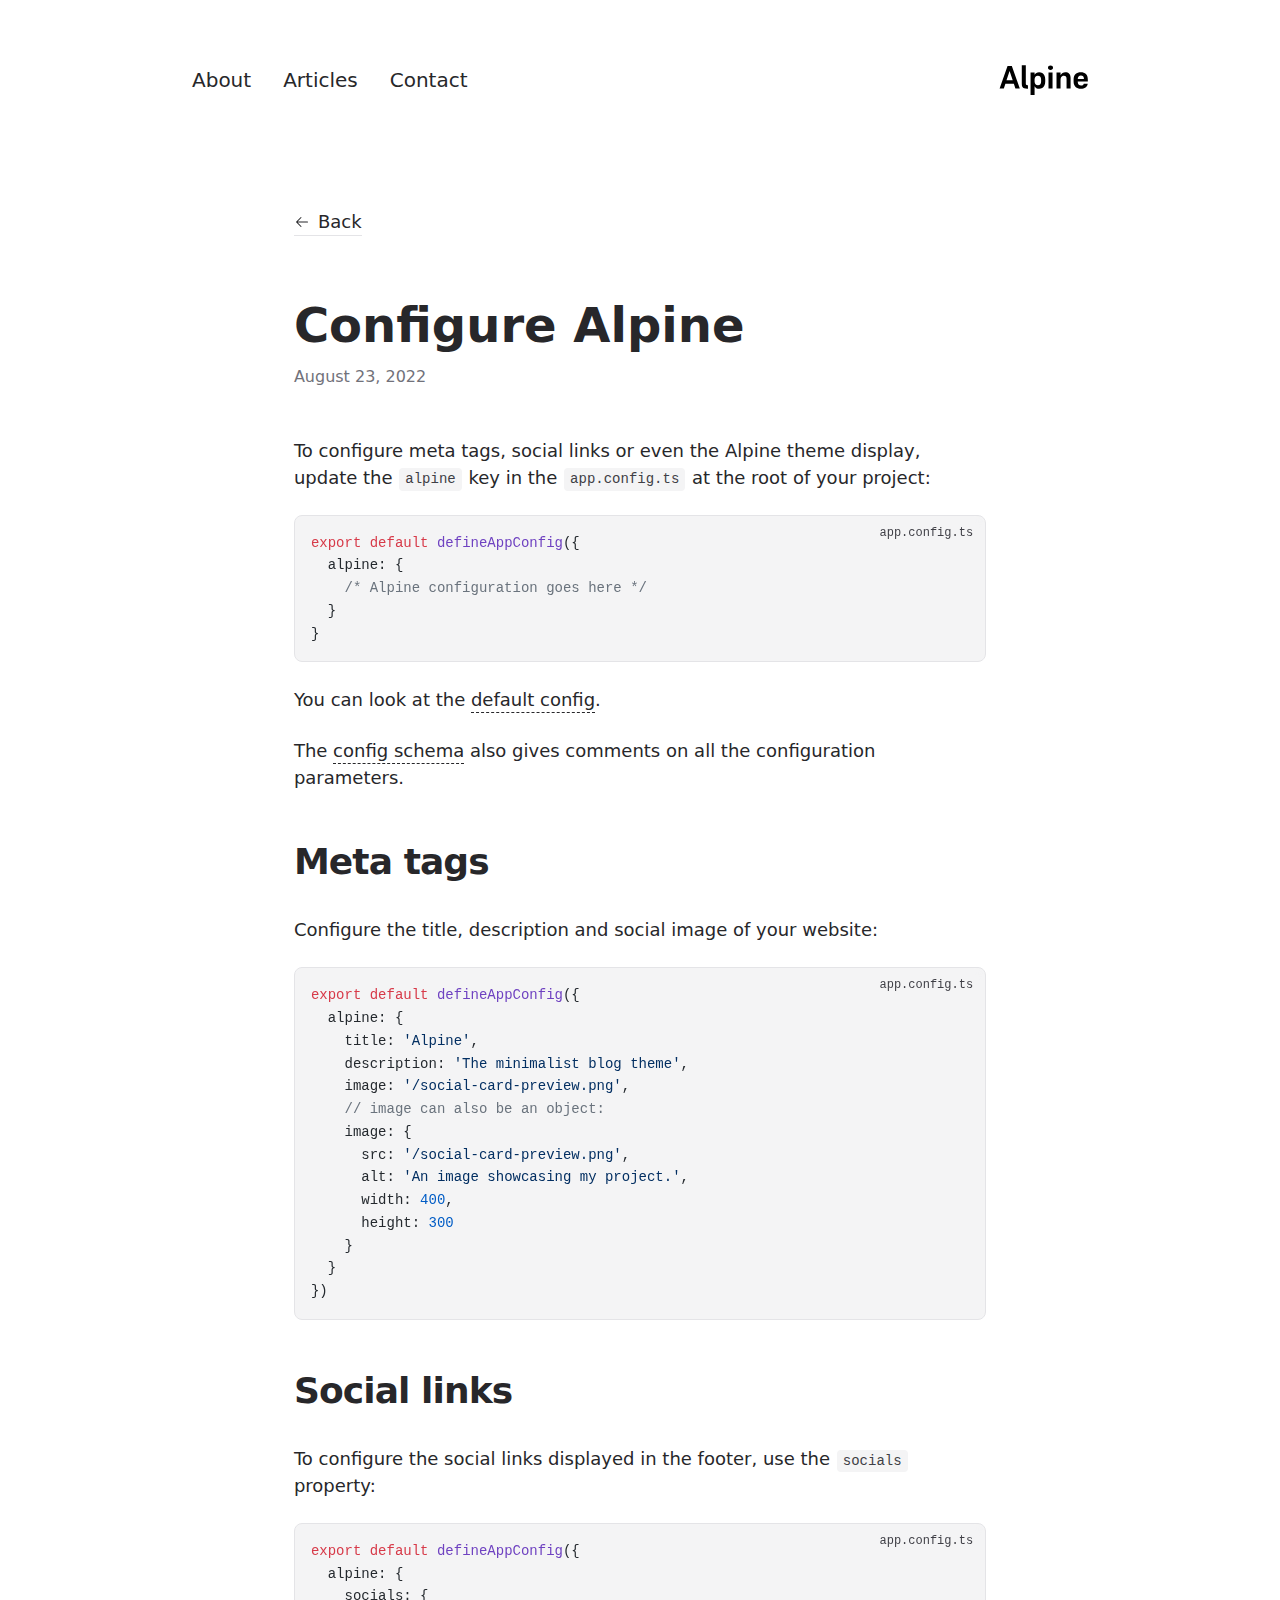
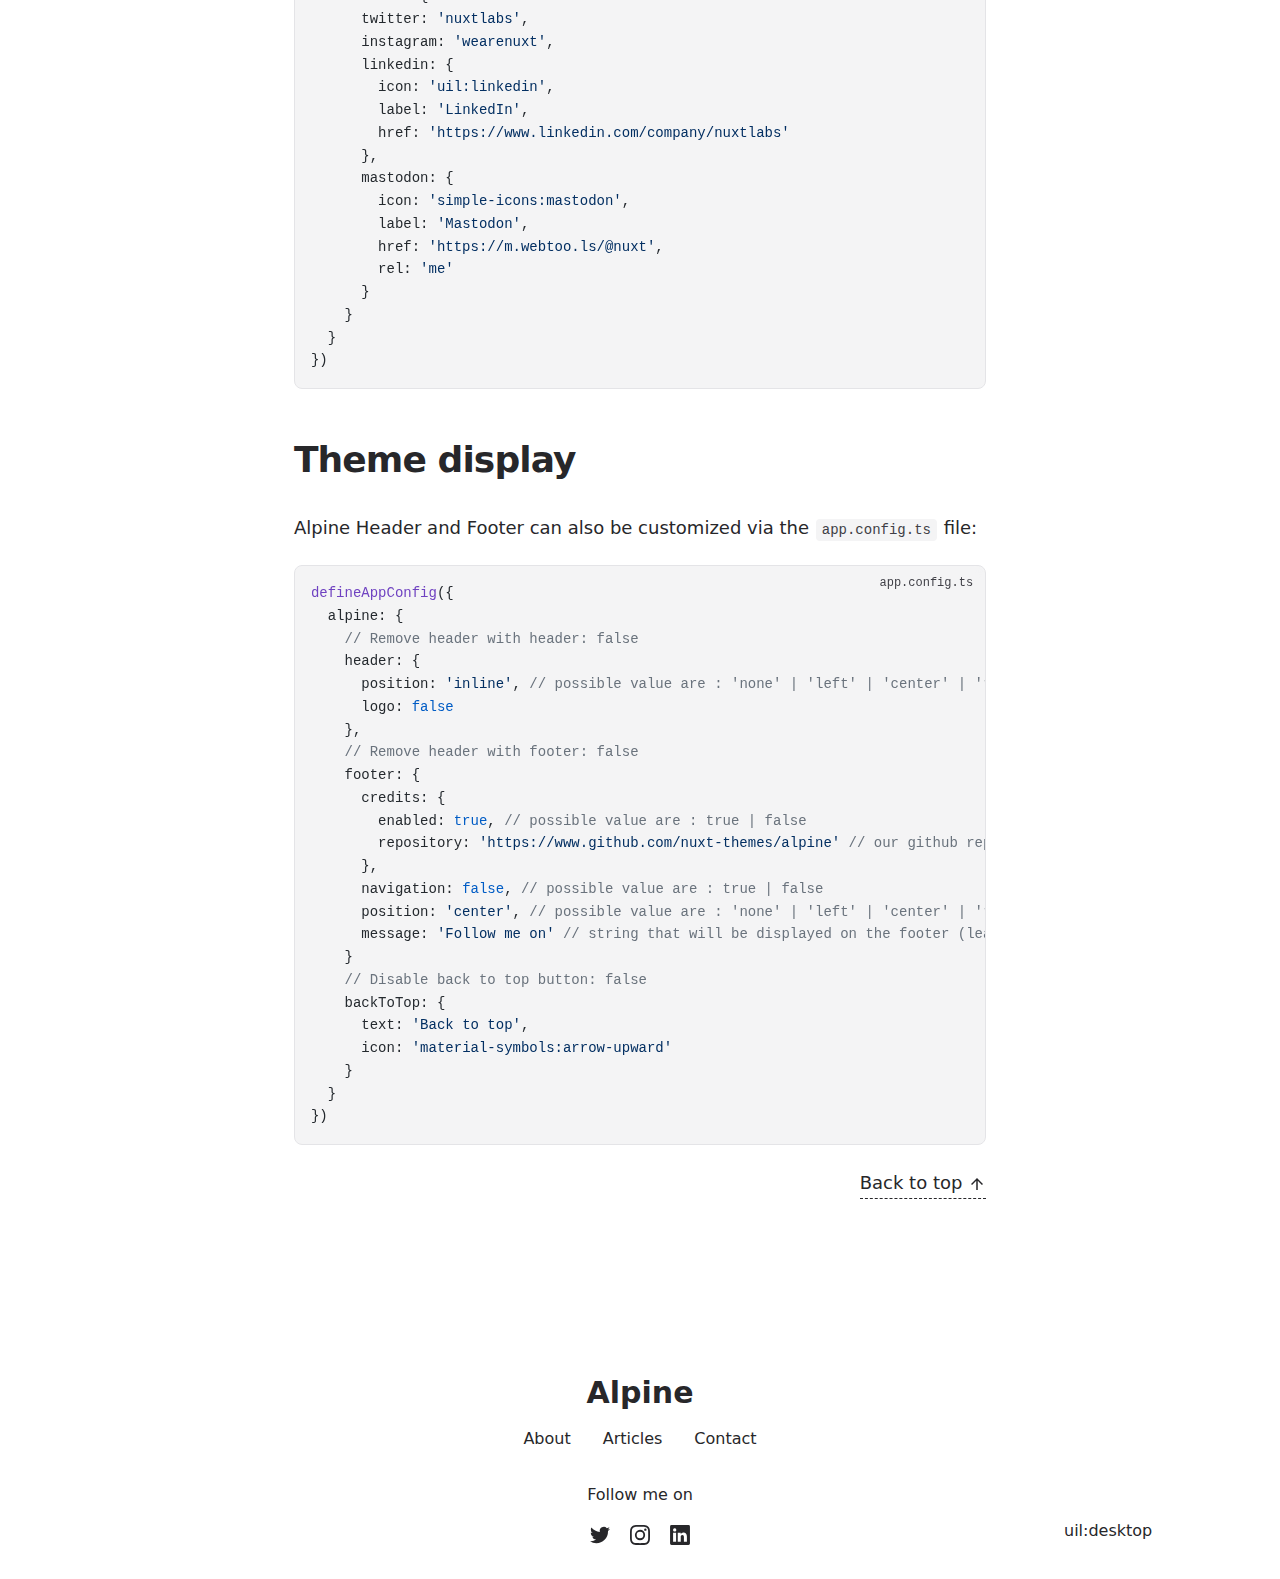
<file: articles/configure/index.html>
<!DOCTYPE html><html lang="en"><head><meta charset="utf-8">
<meta name="viewport" content="width=device-width, initial-scale=1">
<title>Configure Alpine</title>
<meta name="twitter:card" content="summary_large_image">
<meta property="og:image:width" content="400">
<meta property="og:image:height" content="300">
<meta property="og:image:alt" content="An image showcasing my project.">
<meta property="og:title" content="Configure Alpine">
<meta name="description" content="Learn how to configure Alpine with the app.config.ts file.">
<meta property="og:description" content="Learn how to configure Alpine with the app.config.ts file.">
<meta property="og:image" content="/articles/configure-alpine.webp">
<link rel="preload" as="fetch" crossorigin="anonymous" href="/articles/configure/_payload.json">
<link rel="stylesheet" href="/_nuxt/entry.Xa6Y6GAw.css">
<link rel="stylesheet" href="/_nuxt/DocumentDrivenNotFound.8zYyMNao.css">
<link rel="stylesheet" href="/_nuxt/article.mNjPIZXX.css">
<link rel="stylesheet" href="/_nuxt/ProseA.0vlFU1WH.css">
<link rel="stylesheet" href="/_nuxt/ProseH1.dUFPvm72.css">
<link rel="stylesheet" href="/_nuxt/ProseP.jy_sEort.css">
<link rel="stylesheet" href="/_nuxt/ProseCodeInline.UGqXgu9w.css">
<link rel="stylesheet" href="/_nuxt/ProsePre.nIRUQbb-.css">
<link rel="stylesheet" href="/_nuxt/ProseCode.aDDQ2bTn.css">
<link rel="stylesheet" href="/_nuxt/ProseH2.jZNSeix5.css">
<link rel="modulepreload" as="script" crossorigin href="/_nuxt/entry.suJVOAAL.js">
<link rel="modulepreload" as="script" crossorigin href="/_nuxt/NuxtImg.7nLQ_y8B.js">
<link rel="modulepreload" as="script" crossorigin href="/_nuxt/document-driven.SywctvTi.js">
<link rel="modulepreload" as="script" crossorigin href="/_nuxt/DocumentDrivenEmpty.BQxjJgbq.js">
<link rel="modulepreload" as="script" crossorigin href="/_nuxt/ContentRenderer.ttZ_DU8o.js">
<link rel="modulepreload" as="script" crossorigin href="/_nuxt/ContentRendererMarkdown.vue.Zz4Zl_60.js">
<link rel="modulepreload" as="script" crossorigin href="/_nuxt/DocumentDrivenNotFound.ohmiGXAj.js">
<link rel="modulepreload" as="script" crossorigin href="/_nuxt/article.EUMhWUwu.js">
<link rel="modulepreload" as="script" crossorigin href="/_nuxt/ProseA.dwk-y0Xm.js">
<link rel="modulepreload" as="script" crossorigin href="/_nuxt/date.3uOv5BcS.js">
<link rel="modulepreload" as="script" crossorigin href="/_nuxt/ContentRendererMarkdown.kvz2H9lU.js">
<link rel="modulepreload" as="script" crossorigin href="/_nuxt/ProseH1.Iz2Ic4bt.js">
<link rel="modulepreload" as="script" crossorigin href="/_nuxt/ProseP.2AgSIrXe.js">
<link rel="modulepreload" as="script" crossorigin href="/_nuxt/ProseCodeInline.wdYEnTDr.js">
<link rel="modulepreload" as="script" crossorigin href="/_nuxt/ProsePre.P5GaAxph.js">
<link rel="modulepreload" as="script" crossorigin href="/_nuxt/ProseCode.rqBzqf_P.js">
<link rel="modulepreload" as="script" crossorigin href="/_nuxt/ProseH2.HAlcE0M5.js">
<link rel="prefetch" as="script" crossorigin href="/_nuxt/default.yk-9WRNf.js">
<link rel="prefetch" as="script" crossorigin href="/_nuxt/page.FPyUCWic.js">
<link rel="prefetch" as="script" crossorigin href="/_nuxt/client-db.99oGcEHM.js">
<link rel="prefetch" as="style" href="/_nuxt/useStudio.5vfyueRC.css">
<link rel="prefetch" as="script" crossorigin href="/_nuxt/useStudio.45nNho7I.js">
<link rel="prefetch" as="style" href="/_nuxt/error-404._LjjY-y0.css">
<link rel="prefetch" as="script" crossorigin href="/_nuxt/error-404.KaxsfTL4.js">
<link rel="prefetch" as="style" href="/_nuxt/error-500.Ke0_YfD7.css">
<link rel="prefetch" as="script" crossorigin href="/_nuxt/error-500.boXSA_Je.js">
<script type="module" src="/_nuxt/entry.suJVOAAL.js" crossorigin></script><style id="pinceau-runtime-hydratable">@media{.phy[--]{--puid:7pnql6-v;}.pv-xSEbdF{max-width:var(--elements-container-maxWidth);padding-left:var(--elements-container-padding-mobile);padding-right:var(--elements-container-padding-mobile);}@media (min-width: 475px){.pv-xSEbdF{padding-left:var(--elements-container-padding-xs);padding-right:var(--elements-container-padding-xs);}}@media (min-width: 640px){.pv-xSEbdF{padding-left:var(--elements-container-padding-sm);padding-right:var(--elements-container-padding-sm);}}@media (min-width: 768px){.pv-xSEbdF{padding-left:var(--elements-container-padding-md);padding-right:var(--elements-container-padding-md);}}} </style><style id="pinceau-theme">@media { :root {--pinceau-mq: initial; --alpine-readableLine: 68ch;--alpine-backdrop-backgroundColor: #f4f4f5b3;--prose-code-inline-padding: 0.2rem 0.375rem 0.2rem 0.375rem;--prose-code-block-backdropFilter: contrast(1);--prose-code-block-border-style: solid;--prose-code-block-border-width: 1px;--prose-tbody-tr-borderBottom-style: dashed;--prose-tbody-tr-borderBottom-width: 1px;--prose-th-textAlign: inherit;--prose-thead-borderBottom-style: solid;--prose-thead-borderBottom-width: 1px;--prose-thead-border-style: solid;--prose-thead-border-width: 0px;--prose-table-textAlign: start;--prose-hr-width: 1px;--prose-hr-style: solid;--prose-li-listStylePosition: outside;--prose-ol-li-markerColor: currentColor;--prose-ol-paddingInlineStart: 21px;--prose-ol-listStyleType: decimal;--prose-ul-li-markerColor: currentColor;--prose-ul-paddingInlineStart: 21px;--prose-ul-listStyleType: disc;--prose-blockquote-border-style: solid;--prose-blockquote-border-width: 4px;--prose-blockquote-quotes: '201C' '201D' '2018' '2019';--prose-blockquote-paddingInlineStart: 24px;--prose-a-code-color-hover: currentColor;--prose-a-code-color-static: currentColor;--prose-a-hasCode-borderBottom: none;--prose-a-border-distance: 2px;--prose-a-border-color-hover: currentColor;--prose-a-border-color-static: currentColor;--prose-a-border-style-hover: solid;--prose-a-border-style-static: dashed;--prose-a-border-width: 1px;--prose-a-color-static: inherit;--prose-a-textDecoration: none;--prose-h6-margin: 3rem 0 2rem;--prose-h5-margin: 3rem 0 2rem;--prose-h4-margin: 3rem 0 2rem;--prose-h3-margin: 3rem 0 2rem;--prose-h2-margin: 3rem 0 2rem;--prose-h1-margin: 0 0 2rem;--prose-p-fontSize: 18px;--typography-lead-loose: 2;--typography-lead-relaxed: 1.625;--typography-lead-normal: 1.5;--typography-lead-snug: 1.375;--typography-lead-tight: 1.25;--typography-lead-none: 1;--typography-lead-10: 2.5rem;--typography-lead-9: 2.25rem;--typography-lead-8: 2rem;--typography-lead-7: 1.75rem;--typography-lead-6: 1.5rem;--typography-lead-5: 1.25rem;--typography-lead-4: 1rem;--typography-lead-3: .75rem;--typography-lead-2: .5rem;--typography-lead-1: .025rem;--typography-fontWeight-black: 900;--typography-fontWeight-extrabold: 800;--typography-fontWeight-bold: 700;--typography-fontWeight-semibold: 600;--typography-fontWeight-medium: 500;--typography-fontWeight-normal: 400;--typography-fontWeight-light: 300;--typography-fontWeight-extralight: 200;--typography-fontWeight-thin: 100;--typography-fontSize-9xl: 128px;--typography-fontSize-8xl: 96px;--typography-fontSize-7xl: 72px;--typography-fontSize-6xl: 60px;--typography-fontSize-5xl: 48px;--typography-fontSize-4xl: 36px;--typography-fontSize-3xl: 30px;--typography-fontSize-2xl: 24px;--typography-fontSize-xl: 20px;--typography-fontSize-lg: 18px;--typography-fontSize-base: 16px;--typography-fontSize-sm: 14px;--typography-fontSize-xs: 12px;--typography-letterSpacing-wide: 0.025em;--typography-letterSpacing-tight: -0.025em;--typography-verticalMargin-base: 24px;--typography-verticalMargin-sm: 16px;--elements-border-secondary-hover: [object Object];--elements-backdrop-background: #fffc;--elements-backdrop-filter: saturate(200%) blur(20px);--elements-container-maxWidth: 64rem;--lead-loose: 2;--lead-relaxed: 1.625;--lead-normal: 1.5;--lead-snug: 1.375;--lead-tight: 1.25;--lead-none: 1;--lead-10: 2.5rem;--lead-9: 2.25rem;--lead-8: 2rem;--lead-7: 1.75rem;--lead-6: 1.5rem;--lead-5: 1.25rem;--lead-4: 1rem;--lead-3: .75rem;--lead-2: .5rem;--lead-1: .025rem;--letterSpacing-widest: 0.1em;--letterSpacing-wider: 0.05em;--letterSpacing-wide: 0.025em;--letterSpacing-normal: 0em;--letterSpacing-tight: -0.025em;--letterSpacing-tighter: -0.05em;--fontSize-9xl: 8rem;--fontSize-8xl: 6rem;--fontSize-7xl: 4.5rem;--fontSize-6xl: 3.75rem;--fontSize-5xl: 3rem;--fontSize-4xl: 2.25rem;--fontSize-3xl: 1.875rem;--fontSize-2xl: 1.5rem;--fontSize-xl: 1.25rem;--fontSize-lg: 1.125rem;--fontSize-base: 1rem;--fontSize-sm: 0.875rem;--fontSize-xs: 0.75rem;--fontWeight-black: 900;--fontWeight-extrabold: 800;--fontWeight-bold: 700;--fontWeight-semibold: 600;--fontWeight-medium: 500;--fontWeight-normal: 400;--fontWeight-light: 300;--fontWeight-extralight: 200;--fontWeight-thin: 100;--font-mono: ui-monospace, SFMono-Regular, Menlo, Monaco, Consolas, Liberation Mono, Courier New, monospace;--font-serif: ui-serif, Georgia, Cambria, Times New Roman, Times, serif;--font-sans: ui-sans-serif, system-ui, -apple-system, BlinkMacSystemFont, Segoe UI, Roboto, Helvetica Neue, Arial, Noto Sans, sans-serif, Apple Color Emoji, Segoe UI Emoji, Segoe UI Symbol, Noto Color Emoji;--opacity-total: 1;--opacity-high: 0.8;--opacity-medium: 0.5;--opacity-soft: 0.3;--opacity-light: 0.15;--opacity-bright: 0.1;--opacity-noOpacity: 0;--borderWidth-lg: 3px;--borderWidth-md: 2px;--borderWidth-sm: 1px;--borderWidth-noBorder: 0;--space-rem-875: 0.875rem;--space-rem-625: 0.625rem;--space-rem-375: 0.375rem;--space-rem-125: 0.125rem;--space-px: 1px;--space-128: 32rem;--space-96: 24rem;--space-80: 20rem;--space-72: 18rem;--space-64: 16rem;--space-60: 15rem;--space-56: 14rem;--space-52: 13rem;--space-48: 12rem;--space-44: 11rem;--space-40: 10rem;--space-36: 9rem;--space-32: 8rem;--space-28: 7rem;--space-24: 6rem;--space-20: 5rem;--space-16: 4rem;--space-14: 3.5rem;--space-12: 3rem;--space-11: 2.75rem;--space-10: 2.5rem;--space-9: 2.25rem;--space-8: 2rem;--space-7: 1.75rem;--space-6: 1.5rem;--space-5: 1.25rem;--space-4: 1rem;--space-3: 0.75rem;--space-2: 0.5rem;--space-1: 0.25rem;--space-0: 0px;--size-full: 100%;--size-7xl: 80rem;--size-6xl: 72rem;--size-5xl: 64rem;--size-4xl: 56rem;--size-3xl: 48rem;--size-2xl: 42rem;--size-xl: 36rem;--size-lg: 32rem;--size-md: 28rem;--size-sm: 24rem;--size-xs: 20rem;--size-200: 200px;--size-104: 104px;--size-80: 80px;--size-64: 64px;--size-56: 56px;--size-48: 48px;--size-40: 40px;--size-32: 32px;--size-24: 24px;--size-20: 20px;--size-16: 16px;--size-12: 12px;--size-8: 8px;--size-6: 6px;--size-4: 4px;--size-2: 2px;--size-0: 0px;--radii-full: 9999px;--radii-3xl: 1.75rem;--radii-2xl: 1.5rem;--radii-xl: 1rem;--radii-lg: 0.75rem;--radii-md: 0.5rem;--radii-sm: 0.375rem;--radii-xs: 0.25rem;--radii-2xs: 0.125rem;--radii-none: 0px;--shadow-none: 0px 0px 0px 0px transparent;--shadow-lg: 0px 10px 15px -3px #000000, 0px 4px 6px -4px #000000;--shadow-md: 0px 4px 6px -1px #000000, 0px 2px 4px -2px #000000;--shadow-sm: 0px 1px 3px 0px #000000, 0px 1px 2px -1px #000000;--shadow-xs: 0px 1px 2px 0px #000000;--height-screen: 100vh;--width-screen: 100vw;--color-primary-900: #002e38;--color-primary-800: #005c70;--color-primary-700: #008aa9;--color-primary-600: #00b9e1;--color-primary-500: #1ad6ff;--color-primary-400: #40ddff;--color-primary-300: #66e4ff;--color-primary-200: #8deaff;--color-primary-100: #b3f1ff;--color-primary-50: #d9f8ff;--color-ruby-900: #380011;--color-ruby-800: #700021;--color-ruby-700: #a90032;--color-ruby-600: #e10043;--color-ruby-500: #ff1a5e;--color-ruby-400: #ff4079;--color-ruby-300: #ff6694;--color-ruby-200: #ff8dae;--color-ruby-100: #ffb3c9;--color-ruby-50: #ffd9e4;--color-pink-900: #380025;--color-pink-800: #70004b;--color-pink-700: #a90070;--color-pink-600: #e10095;--color-pink-500: #ff1ab2;--color-pink-400: #ff40bf;--color-pink-300: #ff66cc;--color-pink-200: #ff8dd8;--color-pink-100: #ffb3e5;--color-pink-50: #ffd9f2;--color-purple-900: #190038;--color-purple-800: #330070;--color-purple-700: #4c00a9;--color-purple-600: #6500e1;--color-purple-500: #811aff;--color-purple-400: #9640ff;--color-purple-300: #ab66ff;--color-purple-200: #c08dff;--color-purple-100: #d5b3ff;--color-purple-50: #ead9ff;--color-royalblue-900: #0b0531;--color-royalblue-800: #160a62;--color-royalblue-700: #211093;--color-royalblue-600: #2c15c4;--color-royalblue-500: #4127e8;--color-royalblue-400: #614bec;--color-royalblue-300: #806ff0;--color-royalblue-200: #a093f3;--color-royalblue-100: #c0b7f7;--color-royalblue-50: #dfdbfb;--color-indigoblue-900: #001238;--color-indigoblue-800: #002370;--color-indigoblue-700: #0035a9;--color-indigoblue-600: #0047e1;--color-indigoblue-500: #1a62ff;--color-indigoblue-400: #407cff;--color-indigoblue-300: #6696ff;--color-indigoblue-200: #8db0ff;--color-indigoblue-100: #b3cbff;--color-indigoblue-50: #d9e5ff;--color-blue-900: #002438;--color-blue-800: #004870;--color-blue-700: #006ca9;--color-blue-600: #0090e1;--color-blue-500: #1aadff;--color-blue-400: #40bbff;--color-blue-300: #66c8ff;--color-blue-200: #8dd6ff;--color-blue-100: #b3e4ff;--color-blue-50: #d9f1ff;--color-lightblue-900: #002e38;--color-lightblue-800: #005c70;--color-lightblue-700: #008aa9;--color-lightblue-600: #00b9e1;--color-lightblue-500: #1ad6ff;--color-lightblue-400: #40ddff;--color-lightblue-300: #66e4ff;--color-lightblue-200: #8deaff;--color-lightblue-100: #b3f1ff;--color-lightblue-50: #d9f8ff;--color-teal-900: #062a28;--color-teal-800: #0b544f;--color-teal-700: #117d77;--color-teal-600: #16a79e;--color-teal-500: #1cd1c6;--color-teal-400: #36e4da;--color-teal-300: #5fe9e1;--color-teal-200: #87efe9;--color-teal-100: #aff4f0;--color-teal-50: #d7faf8;--color-pear-900: #2a2b09;--color-pear-800: #545512;--color-pear-700: #7e801b;--color-pear-600: #a8aa24;--color-pear-500: #d0d32f;--color-pear-400: #d8da52;--color-pear-300: #e0e274;--color-pear-200: #e8e997;--color-pear-100: #eff0ba;--color-pear-50: #f7f8dc;--color-red-900: #380300;--color-red-800: #700700;--color-red-700: #a90a00;--color-red-600: #e10e00;--color-red-500: #ff281a;--color-red-400: #ff4c40;--color-red-300: #ff7066;--color-red-200: #ff948d;--color-red-100: #ffb7b3;--color-red-50: #ffdbd9;--color-orange-900: #381800;--color-orange-800: #702f00;--color-orange-700: #a94700;--color-orange-600: #e15e00;--color-orange-500: #ff7a1a;--color-orange-400: #ff9040;--color-orange-300: #ffa666;--color-orange-200: #ffbd8d;--color-orange-100: #ffd3b3;--color-orange-50: #ffe9d9;--color-yellow-900: #362b03;--color-yellow-800: #6d5605;--color-yellow-700: #a38108;--color-yellow-600: #daac0a;--color-yellow-500: #f5c828;--color-yellow-400: #f7d14c;--color-yellow-300: #f8da70;--color-yellow-200: #fae393;--color-yellow-100: #fcedb7;--color-yellow-50: #fdf6db;--color-green-900: #003f25;--color-green-800: #005e38;--color-green-700: #007e4a;--color-green-600: #009d5d;--color-green-500: #00bd6f;--color-green-400: #00dc82;--color-green-300: #30ffaa;--color-green-200: #83ffcc;--color-green-100: #acffdd;--color-green-50: #d6ffee;--color-gray-900: #18181B;--color-gray-800: #27272A;--color-gray-700: #3f3f46;--color-gray-600: #52525B;--color-gray-500: #71717A;--color-gray-400: #a1a1aa;--color-gray-300: #D4d4d8;--color-gray-200: #e4e4e7;--color-gray-100: #f4f4f5;--color-gray-50: #fafafa;--color-black: #0c0c0d;--color-white: #FFFFFF;--media-portrait: only screen and (orientation: portrait);--media-landscape: only screen and (orientation: landscape);--media-rm: (prefers-reduced-motion: reduce);--media-2xl: (min-width: 1536px);--media-xl: (min-width: 1280px);--media-lg: (min-width: 1024px);--media-md: (min-width: 768px);--media-sm: (min-width: 640px);--media-xs: (min-width: 475px);--alpine-body-color: var(--color-gray-800);--alpine-body-backgroundColor: var(--color-white);--prose-code-inline-fontWeight: var(--typography-fontWeight-normal);--prose-code-inline-fontSize: var(--typography-fontSize-sm);--prose-code-inline-borderRadius: var(--radii-xs);--prose-code-block-pre-padding: var(--typography-verticalMargin-sm);--prose-code-block-margin: var(--typography-verticalMargin-base) 0;--prose-code-block-fontSize: var(--typography-fontSize-sm);--prose-tbody-code-inline-fontSize: var(--typography-fontSize-sm);--prose-tbody-td-padding: var(--typography-verticalMargin-sm);--prose-th-fontWeight: var(--typography-fontWeight-semibold);--prose-th-padding: 0 var(--typography-verticalMargin-sm) var(--typography-verticalMargin-sm) var(--typography-verticalMargin-sm);--prose-table-lineHeight: var(--typography-lead-6);--prose-table-fontSize: var(--typography-fontSize-sm);--prose-table-margin: var(--typography-verticalMargin-base) 0;--prose-hr-margin: var(--typography-verticalMargin-base) 0;--prose-li-margin: var(--typography-verticalMargin-sm) 0;--prose-ol-margin: var(--typography-verticalMargin-base) 0;--prose-ul-margin: var(--typography-verticalMargin-base) 0;--prose-blockquote-margin: var(--typography-verticalMargin-base) 0;--prose-a-code-border-style: var(--prose-a-border-style-static);--prose-a-code-border-width: var(--prose-a-border-width);--prose-a-fontWeight: var(--typography-fontWeight-medium);--prose-img-margin: var(--typography-verticalMargin-base) 0;--prose-strong-fontWeight: var(--typography-fontWeight-semibold);--prose-h6-iconSize: var(--typography-fontSize-base);--prose-h6-fontWeight: var(--typography-fontWeight-semibold);--prose-h6-lineHeight: var(--typography-lead-normal);--prose-h6-fontSize: var(--typography-fontSize-lg);--prose-h5-iconSize: var(--typography-fontSize-lg);--prose-h5-fontWeight: var(--typography-fontWeight-semibold);--prose-h5-lineHeight: var(--typography-lead-snug);--prose-h5-fontSize: var(--typography-fontSize-xl);--prose-h4-iconSize: var(--typography-fontSize-lg);--prose-h4-letterSpacing: var(--typography-letterSpacing-tight);--prose-h4-fontWeight: var(--typography-fontWeight-semibold);--prose-h4-lineHeight: var(--typography-lead-snug);--prose-h4-fontSize: var(--typography-fontSize-2xl);--prose-h3-iconSize: var(--typography-fontSize-xl);--prose-h3-letterSpacing: var(--typography-letterSpacing-tight);--prose-h3-fontWeight: var(--typography-fontWeight-semibold);--prose-h3-lineHeight: var(--typography-lead-snug);--prose-h3-fontSize: var(--typography-fontSize-3xl);--prose-h2-iconSize: var(--typography-fontSize-2xl);--prose-h2-letterSpacing: var(--typography-letterSpacing-tight);--prose-h2-fontWeight: var(--typography-fontWeight-semibold);--prose-h2-lineHeight: var(--typography-lead-tight);--prose-h2-fontSize: var(--typography-fontSize-4xl);--prose-h1-iconSize: var(--typography-fontSize-3xl);--prose-h1-letterSpacing: var(--typography-letterSpacing-tight);--prose-h1-fontWeight: var(--typography-fontWeight-bold);--prose-h1-lineHeight: var(--typography-lead-tight);--prose-h1-fontSize: var(--typography-fontSize-5xl);--prose-p-br-margin: var(--typography-verticalMargin-base) 0 0 0;--prose-p-margin: var(--typography-verticalMargin-base) 0;--prose-p-lineHeight: var(--typography-lead-normal);--typography-color-primary-900: var(--color-primary-900);--typography-color-primary-800: var(--color-primary-800);--typography-color-primary-700: var(--color-primary-700);--typography-color-primary-600: var(--color-primary-600);--typography-color-primary-500: var(--color-primary-500);--typography-color-primary-400: var(--color-primary-400);--typography-color-primary-300: var(--color-primary-300);--typography-color-primary-200: var(--color-primary-200);--typography-color-primary-100: var(--color-primary-100);--typography-color-primary-50: var(--color-primary-50);--typography-font-code: var(--font-mono);--typography-font-body: var(--font-sans);--typography-font-display: var(--font-sans);--typography-body-backgroundColor: var(--color-white);--typography-body-color: var(--color-black);--elements-state-danger-borderColor-secondary: var(--color-red-200);--elements-state-danger-borderColor-primary: var(--color-red-100);--elements-state-danger-backgroundColor-secondary: var(--color-red-100);--elements-state-danger-backgroundColor-primary: var(--color-red-50);--elements-state-danger-color-secondary: var(--color-red-600);--elements-state-danger-color-primary: var(--color-red-500);--elements-state-warning-borderColor-secondary: var(--color-yellow-200);--elements-state-warning-borderColor-primary: var(--color-yellow-100);--elements-state-warning-backgroundColor-secondary: var(--color-yellow-100);--elements-state-warning-backgroundColor-primary: var(--color-yellow-50);--elements-state-warning-color-secondary: var(--color-yellow-700);--elements-state-warning-color-primary: var(--color-yellow-600);--elements-state-success-borderColor-secondary: var(--color-green-200);--elements-state-success-borderColor-primary: var(--color-green-100);--elements-state-success-backgroundColor-secondary: var(--color-green-100);--elements-state-success-backgroundColor-primary: var(--color-green-50);--elements-state-success-color-secondary: var(--color-green-600);--elements-state-success-color-primary: var(--color-green-500);--elements-state-info-borderColor-secondary: var(--color-blue-200);--elements-state-info-borderColor-primary: var(--color-blue-100);--elements-state-info-backgroundColor-secondary: var(--color-blue-100);--elements-state-info-backgroundColor-primary: var(--color-blue-50);--elements-state-info-color-secondary: var(--color-blue-600);--elements-state-info-color-primary: var(--color-blue-500);--elements-state-primary-borderColor-secondary: var(--color-primary-200);--elements-state-primary-borderColor-primary: var(--color-primary-100);--elements-state-primary-backgroundColor-secondary: var(--color-primary-100);--elements-state-primary-backgroundColor-primary: var(--color-primary-50);--elements-state-primary-color-secondary: var(--color-primary-700);--elements-state-primary-color-primary: var(--color-primary-600);--elements-surface-secondary-backgroundColor: var(--color-gray-200);--elements-surface-primary-backgroundColor: var(--color-gray-100);--elements-surface-background-base: var(--color-gray-100);--elements-border-secondary-static: var(--color-gray-200);--elements-border-primary-hover: var(--color-gray-200);--elements-border-primary-static: var(--color-gray-100);--elements-container-padding-md: var(--space-16);--elements-container-padding-sm: var(--space-12);--elements-container-padding-xs: var(--space-8);--elements-container-padding-mobile: var(--space-6);--elements-text-secondary-color-hover: var(--color-gray-700);--elements-text-secondary-color-static: var(--color-gray-500);--elements-text-primary-color-static: var(--color-gray-900);--text-6xl-lineHeight: var(--lead-none);--text-6xl-fontSize: var(--fontSize-6xl);--text-5xl-lineHeight: var(--lead-none);--text-5xl-fontSize: var(--fontSize-5xl);--text-4xl-lineHeight: var(--lead-10);--text-4xl-fontSize: var(--fontSize-4xl);--text-3xl-lineHeight: var(--lead-9);--text-3xl-fontSize: var(--fontSize-3xl);--text-2xl-lineHeight: var(--lead-8);--text-2xl-fontSize: var(--fontSize-2xl);--text-xl-lineHeight: var(--lead-7);--text-xl-fontSize: var(--fontSize-xl);--text-lg-lineHeight: var(--lead-7);--text-lg-fontSize: var(--fontSize-lg);--text-base-lineHeight: var(--lead-6);--text-base-fontSize: var(--fontSize-base);--text-sm-lineHeight: var(--lead-5);--text-sm-fontSize: var(--fontSize-sm);--text-xs-lineHeight: var(--lead-4);--text-xs-fontSize: var(--fontSize-xs);--shadow-2xl: 0px 25px 50px -12px var(--color-gray-900);--shadow-xl: 0px 20px 25px -5px var(--color-gray-400), 0px 8px 10px -6px #000000;--color-secondary-900: var(--color-gray-900);--color-secondary-800: var(--color-gray-800);--color-secondary-700: var(--color-gray-700);--color-secondary-600: var(--color-gray-600);--color-secondary-500: var(--color-gray-500);--color-secondary-400: var(--color-gray-400);--color-secondary-300: var(--color-gray-300);--color-secondary-200: var(--color-gray-200);--color-secondary-100: var(--color-gray-100);--color-secondary-50: var(--color-gray-50);--prose-a-code-background-hover: var(--typography-color-primary-50);--prose-a-code-border-color-hover: var(--typography-color-primary-500);--prose-a-color-hover: var(--typography-color-primary-500);--typography-color-secondary-900: var(--color-secondary-900);--typography-color-secondary-800: var(--color-secondary-800);--typography-color-secondary-700: var(--color-secondary-700);--typography-color-secondary-600: var(--color-secondary-600);--typography-color-secondary-500: var(--color-secondary-500);--typography-color-secondary-400: var(--color-secondary-400);--typography-color-secondary-300: var(--color-secondary-300);--typography-color-secondary-200: var(--color-secondary-200);--typography-color-secondary-100: var(--color-secondary-100);--typography-color-secondary-50: var(--color-secondary-50);--prose-code-inline-backgroundColor: var(--typography-color-secondary-100);--prose-code-inline-color: var(--typography-color-secondary-700);--prose-code-block-backgroundColor: var(--typography-color-secondary-100);--prose-code-block-color: var(--typography-color-secondary-700);--prose-code-block-border-color: var(--typography-color-secondary-200);--prose-tbody-tr-borderBottom-color: var(--typography-color-secondary-200);--prose-th-color: var(--typography-color-secondary-600);--prose-thead-borderBottom-color: var(--typography-color-secondary-200);--prose-thead-border-color: var(--typography-color-secondary-300);--prose-hr-color: var(--typography-color-secondary-200);--prose-blockquote-border-color: var(--typography-color-secondary-200);--prose-blockquote-color: var(--typography-color-secondary-500);--prose-a-code-border-color-static: var(--typography-color-secondary-400); } }@media { :root.dark {--pinceau-mq: dark; --alpine-backdrop-backgroundColor: #18181bb3;--prose-code-block-backdropFilter: contrast(1);--prose-ol-li-markerColor: currentColor;--prose-ul-li-markerColor: currentColor;--prose-a-code-color-hover: currentColor;--prose-a-code-color-static: currentColor;--prose-a-border-color-hover: currentColor;--prose-a-border-color-static: currentColor;--prose-a-color-static: inherit;--elements-backdrop-background: #0c0d0ccc;--alpine-body-color: var(--color-gray-200);--alpine-body-backgroundColor: var(--color-black);--typography-body-backgroundColor: var(--color-black);--typography-body-color: var(--color-white);--elements-state-danger-borderColor-secondary: var(--color-red-700);--elements-state-danger-borderColor-primary: var(--color-red-800);--elements-state-danger-backgroundColor-secondary: var(--color-red-800);--elements-state-danger-backgroundColor-primary: var(--color-red-900);--elements-state-danger-color-secondary: var(--color-red-200);--elements-state-danger-color-primary: var(--color-red-300);--elements-state-warning-borderColor-secondary: var(--color-yellow-700);--elements-state-warning-borderColor-primary: var(--color-yellow-800);--elements-state-warning-backgroundColor-secondary: var(--color-yellow-800);--elements-state-warning-backgroundColor-primary: var(--color-yellow-900);--elements-state-warning-color-secondary: var(--color-yellow-200);--elements-state-warning-color-primary: var(--color-yellow-400);--elements-state-success-borderColor-secondary: var(--color-green-700);--elements-state-success-borderColor-primary: var(--color-green-800);--elements-state-success-backgroundColor-secondary: var(--color-green-800);--elements-state-success-backgroundColor-primary: var(--color-green-900);--elements-state-success-color-secondary: var(--color-green-200);--elements-state-success-color-primary: var(--color-green-400);--elements-state-info-borderColor-secondary: var(--color-blue-700);--elements-state-info-borderColor-primary: var(--color-blue-800);--elements-state-info-backgroundColor-secondary: var(--color-blue-800);--elements-state-info-backgroundColor-primary: var(--color-blue-900);--elements-state-info-color-secondary: var(--color-blue-200);--elements-state-info-color-primary: var(--color-blue-400);--elements-state-primary-borderColor-secondary: var(--color-primary-700);--elements-state-primary-borderColor-primary: var(--color-primary-800);--elements-state-primary-backgroundColor-secondary: var(--color-primary-800);--elements-state-primary-backgroundColor-primary: var(--color-primary-900);--elements-state-primary-color-secondary: var(--color-primary-200);--elements-state-primary-color-primary: var(--color-primary-400);--elements-surface-secondary-backgroundColor: var(--color-gray-800);--elements-surface-primary-backgroundColor: var(--color-gray-900);--elements-surface-background-base: var(--color-gray-900);--elements-border-secondary-static: var(--color-gray-800);--elements-border-primary-hover: var(--color-gray-800);--elements-border-primary-static: var(--color-gray-900);--elements-text-secondary-color-hover: var(--color-gray-200);--elements-text-secondary-color-static: var(--color-gray-400);--elements-text-primary-color-static: var(--color-gray-50);--prose-a-code-background-hover: var(--typography-color-primary-900);--prose-a-code-border-color-hover: var(--typography-color-primary-600);--prose-a-color-hover: var(--typography-color-primary-400);--prose-code-inline-backgroundColor: var(--typography-color-secondary-800);--prose-code-inline-color: var(--typography-color-secondary-200);--prose-code-block-backgroundColor: var(--typography-color-secondary-900);--prose-code-block-color: var(--typography-color-secondary-200);--prose-code-block-border-color: var(--typography-color-secondary-800);--prose-tbody-tr-borderBottom-color: var(--typography-color-secondary-800);--prose-th-color: var(--typography-color-secondary-400);--prose-thead-borderBottom-color: var(--typography-color-secondary-800);--prose-thead-border-color: var(--typography-color-secondary-600);--prose-hr-color: var(--typography-color-secondary-800);--prose-blockquote-border-color: var(--typography-color-secondary-700);--prose-blockquote-color: var(--typography-color-secondary-400);--prose-a-code-border-color-static: var(--typography-color-secondary-600); } }</style><script>"use strict";(()=>{const a=window,e=document.documentElement,m=["dark","light"],c=window&&window.localStorage&&window.localStorage.getItem&&window.localStorage.getItem("nuxt-color-mode")||"system";let n=c==="system"?d():c;const l=e.getAttribute("data-color-mode-forced");l&&(n=l),i(n),a["__NUXT_COLOR_MODE__"]={preference:c,value:n,getColorScheme:d,addColorScheme:i,removeColorScheme:f};function i(o){const t=""+o+"",s="";e.classList?e.classList.add(t):e.className+=" "+t,s&&e.setAttribute("data-"+s,o)}function f(o){const t=""+o+"",s="";e.classList?e.classList.remove(t):e.className=e.className.replace(new RegExp(t,"g"),""),s&&e.removeAttribute("data-"+s)}function r(o){return a.matchMedia("(prefers-color-scheme"+o+")")}function d(){if(a.matchMedia&&r("").media!=="not all"){for(const o of m)if(r(":"+o).matches)return o}return"light"}})();
</script></head><body><div id="__nuxt"><div class="container pv-xSEbdF pc-7pnql6 app-layout" data-v-7ee468eb data-v-0768408f><!--[--><div class="nuxt-progress" style="width:0%;height:3px;opacity:0;background-size:Infinity% auto;" data-v-7ee468eb></div><header class="right" data-v-7ee468eb data-v-2d974873><div class="menu" data-v-2d974873><button aria-label="Navigation Menu" data-v-2d974873><svg width="24" height="24" viewBox="0 0 68 68" fill="currentColor" xmlns="http://www.w3.org/2000/svg" data-v-2d974873><path d="M8 34C8 32.1362 8 31.2044 8.30448 30.4693C8.71046 29.4892 9.48915 28.7105 10.4693 28.3045C11.2044 28 12.1362 28 14 28C15.8638 28 16.7956 28 17.5307 28.3045C18.5108 28.7105 19.2895 29.4892 19.6955 30.4693C20 31.2044 20 32.1362 20 34C20 35.8638 20 36.7956 19.6955 37.5307C19.2895 38.5108 18.5108 39.2895 17.5307 39.6955C16.7956 40 15.8638 40 14 40C12.1362 40 11.2044 40 10.4693 39.6955C9.48915 39.2895 8.71046 38.5108 8.30448 37.5307C8 36.7956 8 35.8638 8 34Z" data-v-2d974873></path><path d="M28 34C28 32.1362 28 31.2044 28.3045 30.4693C28.7105 29.4892 29.4892 28.7105 30.4693 28.3045C31.2044 28 32.1362 28 34 28C35.8638 28 36.7956 28 37.5307 28.3045C38.5108 28.7105 39.2895 29.4892 39.6955 30.4693C40 31.2044 40 32.1362 40 34C40 35.8638 40 36.7956 39.6955 37.5307C39.2895 38.5108 38.5108 39.2895 37.5307 39.6955C36.7956 40 35.8638 40 34 40C32.1362 40 31.2044 40 30.4693 39.6955C29.4892 39.2895 28.7105 38.5108 28.3045 37.5307C28 36.7956 28 35.8638 28 34Z" data-v-2d974873></path><path d="M48 34C48 32.1362 48 31.2044 48.3045 30.4693C48.7105 29.4892 49.4892 28.7105 50.4693 28.3045C51.2044 28 52.1362 28 54 28C55.8638 28 56.7956 28 57.5307 28.3045C58.5108 28.7105 59.2895 29.4892 59.6955 30.4693C60 31.2044 60 32.1362 60 34C60 35.8638 60 36.7956 59.6955 37.5307C59.2895 38.5108 58.5108 39.2895 57.5307 39.6955C56.7956 40 55.8638 40 54 40C52.1362 40 51.2044 40 50.4693 39.6955C49.4892 39.2895 48.7105 38.5108 48.3045 37.5307C48 36.7956 48 35.8638 48 34Z" data-v-2d974873></path></svg></button></div><div class="overlay" data-v-2d974873><nav data-v-2d974873 data-v-58002502><ul data-v-58002502><!--[--><li data-v-58002502><a href="/" class="" data-v-58002502><span class="underline-fx" data-v-58002502></span> About</a></li><li data-v-58002502><a href="/articles" class="" data-v-58002502><span class="underline-fx" data-v-58002502></span> Articles</a></li><li data-v-58002502><a href="/contact" class="" data-v-58002502><span class="underline-fx" data-v-58002502></span> Contact</a></li><!--]--></ul></nav></div><div class="logo" data-v-2d974873><a href="/" class="" data-v-2d974873><img src="/logo-dark.svg" class="dark-img" alt="alpine" width="89" height="31" data-v-2d974873><img src="/logo.svg" class="light-img" alt="alpine" width="89" height="31" data-v-2d974873></a></div><div class="main-nav" data-v-2d974873><nav data-v-2d974873 data-v-58002502><ul data-v-58002502><!--[--><li data-v-58002502><a href="/" class="" data-v-58002502><span class="underline-fx" data-v-58002502></span> About</a></li><li data-v-58002502><a href="/articles" class="" data-v-58002502><span class="underline-fx" data-v-58002502></span> Articles</a></li><li data-v-58002502><a href="/contact" class="" data-v-58002502><span class="underline-fx" data-v-58002502></span> Contact</a></li><!--]--></ul></nav></div></header><!--[--><div class="document-driven-page"><article data-v-04daa2a6><a href="/articles" class="back" data-v-04daa2a6><svg xmlns="http://www.w3.org/2000/svg" xmlns:xlink="http://www.w3.org/1999/xlink" aria-hidden="true" role="img" class="icon" data-v-04daa2a6 style="" width="1em" height="1em" viewBox="0 0 256 256" data-v-60a64bd7><path fill="currentColor" d="M224 128a8 8 0 0 1-8 8H59.31l58.35 58.34a8 8 0 0 1-11.32 11.32l-72-72a8 8 0 0 1 0-11.32l72-72a8 8 0 0 1 11.32 11.32L59.31 120H216a8 8 0 0 1 8 8"/></svg><span data-v-04daa2a6> Back </span></a><header data-v-04daa2a6><h1 class="title" data-v-04daa2a6>Configure Alpine</h1><time datetime="2022-08-23T00:00:00.000Z" data-v-04daa2a6>August 23, 2022</time></header><div class="prose" data-v-04daa2a6><!--[--><div><h1 id="configure-alpine" data-v-f7b724f8><a aria-current="page" href="/articles/configure#configure-alpine" class="router-link-active router-link-exact-active" data-v-f7b724f8><!--[-->Configure Alpine<!--]--><!----></a></h1><p data-v-1f2e389d><!--[-->To configure meta tags, social links or even the Alpine theme display, update the <code class="" data-v-fbb88934><!--[-->alpine<!--]--></code> key in the <code class="" data-v-fbb88934><!--[-->app.config.ts<!--]--></code> at the root of your project:<!--]--></p><div class="highlight-ts prose-code" meta data-v-4ac9d5e8><span class="filename" data-v-4ac9d5e8>app.config.ts</span><!--[--><pre class="language-ts shiki shiki-themes github-light github-dark" style=""><!--[--><code><span class="line" line="1"><span style="--shiki-default:#D73A49;--shiki-dark:#F97583">export</span><span style="--shiki-default:#D73A49;--shiki-dark:#F97583"> default</span><span style="--shiki-default:#6F42C1;--shiki-dark:#B392F0"> defineAppConfig</span><span style="--shiki-default:#24292E;--shiki-dark:#E1E4E8">({
</span></span><span class="line" line="2"><span style="--shiki-default:#24292E;--shiki-dark:#E1E4E8">  alpine: {
</span></span><span class="line" line="3"><span style="--shiki-default:#6A737D;--shiki-dark:#6A737D">    /* Alpine configuration goes here */
</span></span><span class="line" line="4"><span style="--shiki-default:#24292E;--shiki-dark:#E1E4E8">  }
</span></span><span class="line" line="5"><span style="--shiki-default:#24292E;--shiki-dark:#E1E4E8">}
</span></span></code><!--]--></pre><!--]--><button class="copy-button" data-v-4ac9d5e8 data-v-c7eca486><span class="sr-only" data-v-c7eca486>Copy to clipboard</span><span class="icon-wrapper" data-v-c7eca486><svg xmlns="http://www.w3.org/2000/svg" xmlns:xlink="http://www.w3.org/1999/xlink" aria-hidden="true" role="img" class="icon" data-v-c7eca486 style="" width="18px" height="18px" viewBox="0 0 256 256" data-v-60a64bd7><path fill="currentColor" d="M216 32H88a8 8 0 0 0-8 8v40H40a8 8 0 0 0-8 8v128a8 8 0 0 0 8 8h128a8 8 0 0 0 8-8v-40h40a8 8 0 0 0 8-8V40a8 8 0 0 0-8-8m-56 176H48V96h112Zm48-48h-32V88a8 8 0 0 0-8-8H96V48h112Z"/></svg></span></button></div><p data-v-1f2e389d><!--[-->You can look at the <a href="https://github.com/nuxt-themes/alpine/tree/main/app.config.ts" rel="nofollow" data-v-6ed987a3><!--[-->default config<!--]--></a>.<!--]--></p><p data-v-1f2e389d><!--[-->The <a href="https://github.com/nuxt-themes/alpine/tree/main/app.config.ts" rel="nofollow" data-v-6ed987a3><!--[-->config schema<!--]--></a> also gives comments on all the configuration parameters.<!--]--></p><h2 id="meta-tags" data-v-d29b0cd4><a aria-current="page" href="/articles/configure#meta-tags" class="router-link-active router-link-exact-active" data-v-d29b0cd4><!--[-->Meta tags<!--]--><!----></a></h2><p data-v-1f2e389d><!--[-->Configure the title, description and social image of your website:<!--]--></p><div class="highlight-ts prose-code" meta data-v-4ac9d5e8><span class="filename" data-v-4ac9d5e8>app.config.ts</span><!--[--><pre class="language-ts shiki shiki-themes github-light github-dark" style=""><!--[--><code><span class="line" line="1"><span style="--shiki-default:#D73A49;--shiki-dark:#F97583">export</span><span style="--shiki-default:#D73A49;--shiki-dark:#F97583"> default</span><span style="--shiki-default:#6F42C1;--shiki-dark:#B392F0"> defineAppConfig</span><span style="--shiki-default:#24292E;--shiki-dark:#E1E4E8">({
</span></span><span class="line" line="2"><span style="--shiki-default:#24292E;--shiki-dark:#E1E4E8">  alpine: {
</span></span><span class="line" line="3"><span style="--shiki-default:#24292E;--shiki-dark:#E1E4E8">    title: </span><span style="--shiki-default:#032F62;--shiki-dark:#9ECBFF">&#39;Alpine&#39;</span><span style="--shiki-default:#24292E;--shiki-dark:#E1E4E8">,
</span></span><span class="line" line="4"><span style="--shiki-default:#24292E;--shiki-dark:#E1E4E8">    description: </span><span style="--shiki-default:#032F62;--shiki-dark:#9ECBFF">&#39;The minimalist blog theme&#39;</span><span style="--shiki-default:#24292E;--shiki-dark:#E1E4E8">,
</span></span><span class="line" line="5"><span style="--shiki-default:#24292E;--shiki-dark:#E1E4E8">    image: </span><span style="--shiki-default:#032F62;--shiki-dark:#9ECBFF">&#39;/social-card-preview.png&#39;</span><span style="--shiki-default:#24292E;--shiki-dark:#E1E4E8">,
</span></span><span class="line" line="6"><span style="--shiki-default:#6A737D;--shiki-dark:#6A737D">    // image can also be an object:
</span></span><span class="line" line="7"><span style="--shiki-default:#24292E;--shiki-dark:#E1E4E8">    image: {
</span></span><span class="line" line="8"><span style="--shiki-default:#24292E;--shiki-dark:#E1E4E8">      src: </span><span style="--shiki-default:#032F62;--shiki-dark:#9ECBFF">&#39;/social-card-preview.png&#39;</span><span style="--shiki-default:#24292E;--shiki-dark:#E1E4E8">,
</span></span><span class="line" line="9"><span style="--shiki-default:#24292E;--shiki-dark:#E1E4E8">      alt: </span><span style="--shiki-default:#032F62;--shiki-dark:#9ECBFF">&#39;An image showcasing my project.&#39;</span><span style="--shiki-default:#24292E;--shiki-dark:#E1E4E8">,
</span></span><span class="line" line="10"><span style="--shiki-default:#24292E;--shiki-dark:#E1E4E8">      width: </span><span style="--shiki-default:#005CC5;--shiki-dark:#79B8FF">400</span><span style="--shiki-default:#24292E;--shiki-dark:#E1E4E8">,
</span></span><span class="line" line="11"><span style="--shiki-default:#24292E;--shiki-dark:#E1E4E8">      height: </span><span style="--shiki-default:#005CC5;--shiki-dark:#79B8FF">300
</span></span><span class="line" line="12"><span style="--shiki-default:#24292E;--shiki-dark:#E1E4E8">    }
</span></span><span class="line" line="13"><span style="--shiki-default:#24292E;--shiki-dark:#E1E4E8">  }
</span></span><span class="line" line="14"><span style="--shiki-default:#24292E;--shiki-dark:#E1E4E8">})
</span></span></code><!--]--></pre><!--]--><button class="copy-button" data-v-4ac9d5e8 data-v-c7eca486><span class="sr-only" data-v-c7eca486>Copy to clipboard</span><span class="icon-wrapper" data-v-c7eca486><svg xmlns="http://www.w3.org/2000/svg" xmlns:xlink="http://www.w3.org/1999/xlink" aria-hidden="true" role="img" class="icon" data-v-c7eca486 style="" width="18px" height="18px" viewBox="0 0 256 256" data-v-60a64bd7><path fill="currentColor" d="M216 32H88a8 8 0 0 0-8 8v40H40a8 8 0 0 0-8 8v128a8 8 0 0 0 8 8h128a8 8 0 0 0 8-8v-40h40a8 8 0 0 0 8-8V40a8 8 0 0 0-8-8m-56 176H48V96h112Zm48-48h-32V88a8 8 0 0 0-8-8H96V48h112Z"/></svg></span></button></div><h2 id="social-links" data-v-d29b0cd4><a aria-current="page" href="/articles/configure#social-links" class="router-link-active router-link-exact-active" data-v-d29b0cd4><!--[-->Social links<!--]--><!----></a></h2><p data-v-1f2e389d><!--[-->To configure the social links displayed in the footer, use the <code class="" data-v-fbb88934><!--[-->socials<!--]--></code> property:<!--]--></p><div class="highlight-ts prose-code" meta data-v-4ac9d5e8><span class="filename" data-v-4ac9d5e8>app.config.ts</span><!--[--><pre class="language-ts shiki shiki-themes github-light github-dark" style=""><!--[--><code><span class="line" line="1"><span style="--shiki-default:#D73A49;--shiki-dark:#F97583">export</span><span style="--shiki-default:#D73A49;--shiki-dark:#F97583"> default</span><span style="--shiki-default:#6F42C1;--shiki-dark:#B392F0"> defineAppConfig</span><span style="--shiki-default:#24292E;--shiki-dark:#E1E4E8">({
</span></span><span class="line" line="2"><span style="--shiki-default:#24292E;--shiki-dark:#E1E4E8">  alpine: {
</span></span><span class="line" line="3"><span style="--shiki-default:#24292E;--shiki-dark:#E1E4E8">    socials: {
</span></span><span class="line" line="4"><span style="--shiki-default:#24292E;--shiki-dark:#E1E4E8">      twitter: </span><span style="--shiki-default:#032F62;--shiki-dark:#9ECBFF">&#39;nuxtlabs&#39;</span><span style="--shiki-default:#24292E;--shiki-dark:#E1E4E8">,
</span></span><span class="line" line="5"><span style="--shiki-default:#24292E;--shiki-dark:#E1E4E8">      instagram: </span><span style="--shiki-default:#032F62;--shiki-dark:#9ECBFF">&#39;wearenuxt&#39;</span><span style="--shiki-default:#24292E;--shiki-dark:#E1E4E8">,
</span></span><span class="line" line="6"><span style="--shiki-default:#24292E;--shiki-dark:#E1E4E8">      linkedin: {
</span></span><span class="line" line="7"><span style="--shiki-default:#24292E;--shiki-dark:#E1E4E8">        icon: </span><span style="--shiki-default:#032F62;--shiki-dark:#9ECBFF">&#39;uil:linkedin&#39;</span><span style="--shiki-default:#24292E;--shiki-dark:#E1E4E8">,
</span></span><span class="line" line="8"><span style="--shiki-default:#24292E;--shiki-dark:#E1E4E8">        label: </span><span style="--shiki-default:#032F62;--shiki-dark:#9ECBFF">&#39;LinkedIn&#39;</span><span style="--shiki-default:#24292E;--shiki-dark:#E1E4E8">,
</span></span><span class="line" line="9"><span style="--shiki-default:#24292E;--shiki-dark:#E1E4E8">        href: </span><span style="--shiki-default:#032F62;--shiki-dark:#9ECBFF">&#39;https://www.linkedin.com/company/nuxtlabs&#39;
</span></span><span class="line" line="10"><span style="--shiki-default:#24292E;--shiki-dark:#E1E4E8">      },
</span></span><span class="line" line="11"><span style="--shiki-default:#24292E;--shiki-dark:#E1E4E8">      mastodon: {
</span></span><span class="line" line="12"><span style="--shiki-default:#24292E;--shiki-dark:#E1E4E8">        icon: </span><span style="--shiki-default:#032F62;--shiki-dark:#9ECBFF">&#39;simple-icons:mastodon&#39;</span><span style="--shiki-default:#24292E;--shiki-dark:#E1E4E8">,
</span></span><span class="line" line="13"><span style="--shiki-default:#24292E;--shiki-dark:#E1E4E8">        label: </span><span style="--shiki-default:#032F62;--shiki-dark:#9ECBFF">&#39;Mastodon&#39;</span><span style="--shiki-default:#24292E;--shiki-dark:#E1E4E8">,
</span></span><span class="line" line="14"><span style="--shiki-default:#24292E;--shiki-dark:#E1E4E8">        href: </span><span style="--shiki-default:#032F62;--shiki-dark:#9ECBFF">&#39;https://m.webtoo.ls/@nuxt&#39;</span><span style="--shiki-default:#24292E;--shiki-dark:#E1E4E8">,
</span></span><span class="line" line="15"><span style="--shiki-default:#24292E;--shiki-dark:#E1E4E8">        rel: </span><span style="--shiki-default:#032F62;--shiki-dark:#9ECBFF">&#39;me&#39;
</span></span><span class="line" line="16"><span style="--shiki-default:#24292E;--shiki-dark:#E1E4E8">      }
</span></span><span class="line" line="17"><span style="--shiki-default:#24292E;--shiki-dark:#E1E4E8">    }
</span></span><span class="line" line="18"><span style="--shiki-default:#24292E;--shiki-dark:#E1E4E8">  }
</span></span><span class="line" line="19"><span style="--shiki-default:#24292E;--shiki-dark:#E1E4E8">})
</span></span></code><!--]--></pre><!--]--><button class="copy-button" data-v-4ac9d5e8 data-v-c7eca486><span class="sr-only" data-v-c7eca486>Copy to clipboard</span><span class="icon-wrapper" data-v-c7eca486><svg xmlns="http://www.w3.org/2000/svg" xmlns:xlink="http://www.w3.org/1999/xlink" aria-hidden="true" role="img" class="icon" data-v-c7eca486 style="" width="18px" height="18px" viewBox="0 0 256 256" data-v-60a64bd7><path fill="currentColor" d="M216 32H88a8 8 0 0 0-8 8v40H40a8 8 0 0 0-8 8v128a8 8 0 0 0 8 8h128a8 8 0 0 0 8-8v-40h40a8 8 0 0 0 8-8V40a8 8 0 0 0-8-8m-56 176H48V96h112Zm48-48h-32V88a8 8 0 0 0-8-8H96V48h112Z"/></svg></span></button></div><h2 id="theme-display" data-v-d29b0cd4><a aria-current="page" href="/articles/configure#theme-display" class="router-link-active router-link-exact-active" data-v-d29b0cd4><!--[-->Theme display<!--]--><!----></a></h2><p data-v-1f2e389d><!--[-->Alpine Header and Footer can also be customized via the <code class="" data-v-fbb88934><!--[-->app.config.ts<!--]--></code> file:<!--]--></p><div class="highlight-ts prose-code" meta data-v-4ac9d5e8><span class="filename" data-v-4ac9d5e8>app.config.ts</span><!--[--><pre class="language-ts shiki shiki-themes github-light github-dark" style=""><!--[--><code><span class="line" line="1"><span style="--shiki-default:#6F42C1;--shiki-dark:#B392F0">defineAppConfig</span><span style="--shiki-default:#24292E;--shiki-dark:#E1E4E8">({
</span></span><span class="line" line="2"><span style="--shiki-default:#24292E;--shiki-dark:#E1E4E8">  alpine: {
</span></span><span class="line" line="3"><span style="--shiki-default:#6A737D;--shiki-dark:#6A737D">    // Remove header with header: false
</span></span><span class="line" line="4"><span style="--shiki-default:#24292E;--shiki-dark:#E1E4E8">    header: {
</span></span><span class="line" line="5"><span style="--shiki-default:#24292E;--shiki-dark:#E1E4E8">      position: </span><span style="--shiki-default:#032F62;--shiki-dark:#9ECBFF">&#39;inline&#39;</span><span style="--shiki-default:#24292E;--shiki-dark:#E1E4E8">, </span><span style="--shiki-default:#6A737D;--shiki-dark:#6A737D">// possible value are : &#39;none&#39; | &#39;left&#39; | &#39;center&#39; | &#39;right&#39; | &#39;inline&#39;
</span></span><span class="line" line="6"><span style="--shiki-default:#24292E;--shiki-dark:#E1E4E8">      logo: </span><span style="--shiki-default:#005CC5;--shiki-dark:#79B8FF">false
</span></span><span class="line" line="7"><span style="--shiki-default:#24292E;--shiki-dark:#E1E4E8">    },
</span></span><span class="line" line="8"><span style="--shiki-default:#6A737D;--shiki-dark:#6A737D">    // Remove header with footer: false
</span></span><span class="line" line="9"><span style="--shiki-default:#24292E;--shiki-dark:#E1E4E8">    footer: {
</span></span><span class="line" line="10"><span style="--shiki-default:#24292E;--shiki-dark:#E1E4E8">      credits: {
</span></span><span class="line" line="11"><span style="--shiki-default:#24292E;--shiki-dark:#E1E4E8">        enabled: </span><span style="--shiki-default:#005CC5;--shiki-dark:#79B8FF">true</span><span style="--shiki-default:#24292E;--shiki-dark:#E1E4E8">, </span><span style="--shiki-default:#6A737D;--shiki-dark:#6A737D">// possible value are : true | false
</span></span><span class="line" line="12"><span style="--shiki-default:#24292E;--shiki-dark:#E1E4E8">        repository: </span><span style="--shiki-default:#032F62;--shiki-dark:#9ECBFF">&#39;https://www.github.com/nuxt-themes/alpine&#39;</span><span style="--shiki-default:#6A737D;--shiki-dark:#6A737D"> // our github repository
</span></span><span class="line" line="13"><span style="--shiki-default:#24292E;--shiki-dark:#E1E4E8">      },
</span></span><span class="line" line="14"><span style="--shiki-default:#24292E;--shiki-dark:#E1E4E8">      navigation: </span><span style="--shiki-default:#005CC5;--shiki-dark:#79B8FF">false</span><span style="--shiki-default:#24292E;--shiki-dark:#E1E4E8">, </span><span style="--shiki-default:#6A737D;--shiki-dark:#6A737D">// possible value are : true | false
</span></span><span class="line" line="15"><span style="--shiki-default:#24292E;--shiki-dark:#E1E4E8">      position: </span><span style="--shiki-default:#032F62;--shiki-dark:#9ECBFF">&#39;center&#39;</span><span style="--shiki-default:#24292E;--shiki-dark:#E1E4E8">, </span><span style="--shiki-default:#6A737D;--shiki-dark:#6A737D">// possible value are : &#39;none&#39; | &#39;left&#39; | &#39;center&#39; | &#39;right&#39;
</span></span><span class="line" line="16"><span style="--shiki-default:#24292E;--shiki-dark:#E1E4E8">      message: </span><span style="--shiki-default:#032F62;--shiki-dark:#9ECBFF">&#39;Follow me on&#39;</span><span style="--shiki-default:#6A737D;--shiki-dark:#6A737D"> // string that will be displayed on the footer (leave empty or delete to disable)
</span></span><span class="line" line="17"><span style="--shiki-default:#24292E;--shiki-dark:#E1E4E8">    }
</span></span><span class="line" line="18"><span style="--shiki-default:#6A737D;--shiki-dark:#6A737D">    // Disable back to top button: false
</span></span><span class="line" line="19"><span style="--shiki-default:#24292E;--shiki-dark:#E1E4E8">    backToTop: {
</span></span><span class="line" line="20"><span style="--shiki-default:#24292E;--shiki-dark:#E1E4E8">      text: </span><span style="--shiki-default:#032F62;--shiki-dark:#9ECBFF">&#39;Back to top&#39;</span><span style="--shiki-default:#24292E;--shiki-dark:#E1E4E8">,
</span></span><span class="line" line="21"><span style="--shiki-default:#24292E;--shiki-dark:#E1E4E8">      icon: </span><span style="--shiki-default:#032F62;--shiki-dark:#9ECBFF">&#39;material-symbols:arrow-upward&#39;
</span></span><span class="line" line="22"><span style="--shiki-default:#24292E;--shiki-dark:#E1E4E8">    }
</span></span><span class="line" line="23"><span style="--shiki-default:#24292E;--shiki-dark:#E1E4E8">  }
</span></span><span class="line" line="24"><span style="--shiki-default:#24292E;--shiki-dark:#E1E4E8">})
</span></span></code><!--]--></pre><!--]--><button class="copy-button" data-v-4ac9d5e8 data-v-c7eca486><span class="sr-only" data-v-c7eca486>Copy to clipboard</span><span class="icon-wrapper" data-v-c7eca486><svg xmlns="http://www.w3.org/2000/svg" xmlns:xlink="http://www.w3.org/1999/xlink" aria-hidden="true" role="img" class="icon" data-v-c7eca486 style="" width="18px" height="18px" viewBox="0 0 256 256" data-v-60a64bd7><path fill="currentColor" d="M216 32H88a8 8 0 0 0-8 8v40H40a8 8 0 0 0-8 8v128a8 8 0 0 0 8 8h128a8 8 0 0 0 8-8v-40h40a8 8 0 0 0 8-8V40a8 8 0 0 0-8-8m-56 176H48V96h112Zm48-48h-32V88a8 8 0 0 0-8-8H96V48h112Z"/></svg></span></button></div><style>html.dark .shiki span {color: var(--shiki-dark);background: var(--shiki-dark-bg);font-style: var(--shiki-dark-font-style);font-weight: var(--shiki-dark-font-weight);text-decoration: var(--shiki-dark-text-decoration);}html .shiki span {color: var(--shiki-default);background: var(--shiki-default-bg);font-style: var(--shiki-default-font-style);font-weight: var(--shiki-default-font-weight);text-decoration: var(--shiki-default-text-decoration);}html .default .shiki span {color: var(--shiki-default);background: var(--shiki-default-bg);font-style: var(--shiki-default-font-style);font-weight: var(--shiki-default-font-weight);text-decoration: var(--shiki-default-text-decoration);}html .dark .shiki span {color: var(--shiki-dark);background: var(--shiki-dark-bg);font-style: var(--shiki-dark-font-style);font-weight: var(--shiki-dark-font-weight);text-decoration: var(--shiki-dark-text-decoration);}</style></div><!--]--><div class="back-to-top" data-v-04daa2a6><a data-v-04daa2a6 data-v-6ed987a3><!--[-->Back to top <svg xmlns="http://www.w3.org/2000/svg" xmlns:xlink="http://www.w3.org/1999/xlink" aria-hidden="true" role="img" class="icon" data-v-04daa2a6 style="" width="1em" height="1em" viewBox="0 0 24 24" data-v-60a64bd7><path fill="currentColor" d="M11 20V7.825l-5.6 5.6L4 12l8-8l8 8l-1.4 1.425l-5.6-5.6V20z"/></svg><!--]--></a></div></div></article></div><!--]--><footer class="center" data-v-7ee468eb data-v-e7b5d575><a href="https://www.github.com/nuxt-themes/alpine" rel="noopener noreferrer" class="credits" data-v-e7b5d575>Alpine</a><div class="navigation" data-v-e7b5d575><nav data-v-e7b5d575 data-v-58002502><ul data-v-58002502><!--[--><li data-v-58002502><a href="/" class="" data-v-58002502><span class="underline-fx" data-v-58002502></span> About</a></li><li data-v-58002502><a href="/articles" class="" data-v-58002502><span class="underline-fx" data-v-58002502></span> Articles</a></li><li data-v-58002502><a href="/contact" class="" data-v-58002502><span class="underline-fx" data-v-58002502></span> Contact</a></li><!--]--></ul></nav></div><p class="message" data-v-e7b5d575>Follow me on</p><div class="icons" data-v-e7b5d575><div class="social" data-v-e7b5d575><!--[--><a href="https://twitter.com/nuxtlabs" rel="noopener noreferrer" target="_blank" title="nuxtlabs" aria-label="nuxtlabs" data-v-a1cedb2a><svg xmlns="http://www.w3.org/2000/svg" xmlns:xlink="http://www.w3.org/1999/xlink" aria-hidden="true" role="img" class="icon" data-v-a1cedb2a style="" width="1em" height="1em" viewBox="0 0 24 24" data-v-60a64bd7><path fill="currentColor" d="M22 5.8a8.49 8.49 0 0 1-2.36.64a4.13 4.13 0 0 0 1.81-2.27a8.21 8.21 0 0 1-2.61 1a4.1 4.1 0 0 0-7 3.74a11.64 11.64 0 0 1-8.45-4.29a4.16 4.16 0 0 0-.55 2.07a4.09 4.09 0 0 0 1.82 3.41a4.05 4.05 0 0 1-1.86-.51v.05a4.1 4.1 0 0 0 3.3 4a3.93 3.93 0 0 1-1.1.17a4.9 4.9 0 0 1-.77-.07a4.11 4.11 0 0 0 3.83 2.84A8.22 8.22 0 0 1 3 18.34a7.93 7.93 0 0 1-1-.06a11.57 11.57 0 0 0 6.29 1.85A11.59 11.59 0 0 0 20 8.45v-.53a8.43 8.43 0 0 0 2-2.12"/></svg></a><a href="https://instagram.com/atinuxt" rel="noopener noreferrer" target="_blank" title="atinuxt" aria-label="atinuxt" data-v-a1cedb2a><svg xmlns="http://www.w3.org/2000/svg" xmlns:xlink="http://www.w3.org/1999/xlink" aria-hidden="true" role="img" class="icon" data-v-a1cedb2a style="" width="1em" height="1em" viewBox="0 0 24 24" data-v-60a64bd7><path fill="currentColor" d="M17.34 5.46a1.2 1.2 0 1 0 1.2 1.2a1.2 1.2 0 0 0-1.2-1.2m4.6 2.42a7.59 7.59 0 0 0-.46-2.43a4.94 4.94 0 0 0-1.16-1.77a4.7 4.7 0 0 0-1.77-1.15a7.3 7.3 0 0 0-2.43-.47C15.06 2 14.72 2 12 2s-3.06 0-4.12.06a7.3 7.3 0 0 0-2.43.47a4.78 4.78 0 0 0-1.77 1.15a4.7 4.7 0 0 0-1.15 1.77a7.3 7.3 0 0 0-.47 2.43C2 8.94 2 9.28 2 12s0 3.06.06 4.12a7.3 7.3 0 0 0 .47 2.43a4.7 4.7 0 0 0 1.15 1.77a4.78 4.78 0 0 0 1.77 1.15a7.3 7.3 0 0 0 2.43.47C8.94 22 9.28 22 12 22s3.06 0 4.12-.06a7.3 7.3 0 0 0 2.43-.47a4.7 4.7 0 0 0 1.77-1.15a4.85 4.85 0 0 0 1.16-1.77a7.59 7.59 0 0 0 .46-2.43c0-1.06.06-1.4.06-4.12s0-3.06-.06-4.12M20.14 16a5.61 5.61 0 0 1-.34 1.86a3.06 3.06 0 0 1-.75 1.15a3.19 3.19 0 0 1-1.15.75a5.61 5.61 0 0 1-1.86.34c-1 .05-1.37.06-4 .06s-3 0-4-.06a5.73 5.73 0 0 1-1.94-.3a3.27 3.27 0 0 1-1.1-.75a3 3 0 0 1-.74-1.15a5.54 5.54 0 0 1-.4-1.9c0-1-.06-1.37-.06-4s0-3 .06-4a5.54 5.54 0 0 1 .35-1.9A3 3 0 0 1 5 5a3.14 3.14 0 0 1 1.1-.8A5.73 5.73 0 0 1 8 3.86c1 0 1.37-.06 4-.06s3 0 4 .06a5.61 5.61 0 0 1 1.86.34a3.06 3.06 0 0 1 1.19.8a3.06 3.06 0 0 1 .75 1.1a5.61 5.61 0 0 1 .34 1.9c.05 1 .06 1.37.06 4s-.01 3-.06 4M12 6.87A5.13 5.13 0 1 0 17.14 12A5.12 5.12 0 0 0 12 6.87m0 8.46A3.33 3.33 0 1 1 15.33 12A3.33 3.33 0 0 1 12 15.33"/></svg></a><a href="https://www.linkedin.com/company/nuxtlabs" rel="noopener noreferrer" target="_blank" title="LinkedIn" aria-label="LinkedIn" data-v-a1cedb2a><svg xmlns="http://www.w3.org/2000/svg" xmlns:xlink="http://www.w3.org/1999/xlink" aria-hidden="true" role="img" class="icon" data-v-a1cedb2a style="" width="1em" height="1em" viewBox="0 0 24 24" data-v-60a64bd7><path fill="currentColor" d="M20.47 2H3.53a1.45 1.45 0 0 0-1.47 1.43v17.14A1.45 1.45 0 0 0 3.53 22h16.94a1.45 1.45 0 0 0 1.47-1.43V3.43A1.45 1.45 0 0 0 20.47 2M8.09 18.74h-3v-9h3ZM6.59 8.48a1.56 1.56 0 1 1 0-3.12a1.57 1.57 0 1 1 0 3.12m12.32 10.26h-3v-4.83c0-1.21-.43-2-1.52-2A1.65 1.65 0 0 0 12.85 13a2 2 0 0 0-.1.73v5h-3v-9h3V11a3 3 0 0 1 2.71-1.5c2 0 3.45 1.29 3.45 4.06Z"/></svg></a><!--]--></div><div class="color-mode-switch" data-v-e7b5d575><button aria-label="Color Mode" data-v-e7b5d575 data-v-42c4fa9a><span data-v-42c4fa9a></span></button></div></div></footer><!--]--></div></div><script type="application/json" id="__NUXT_DATA__" data-ssr="true" data-src="/articles/configure/_payload.json">[{"state":1,"once":1020,"_errors":1022,"serverRendered":985,"path":7,"prerenderedAt":1024},["Reactive",2],{"$sdd-pages":3,"$sdd-surrounds":959,"$sdd-globals":981,"$scolor-mode":983,"$sdd-navigation":986,"$sicons":1005},["ShallowRef",4],["ShallowReactive",5],{"/articles/configure":6},{"_path":7,"_dir":8,"_draft":9,"_partial":9,"_locale":10,"title":11,"description":12,"cover":13,"author":14,"date":18,"layout":19,"body":20,"_type":954,"_id":955,"_source":956,"_file":957,"_extension":958},"/articles/configure","articles",false,"","Configure Alpine","Learn how to configure Alpine with the app.config.ts file.","/articles/configure-alpine.webp",{"name":15,"avatarUrl":16,"link":17},"Clément Ollivier","https://pbs.twimg.com/profile_images/1370286658432724996/ZMSDzzIi_400x400.jpg","https://twitter.com/clemcodes","2022-08-23T00:00:00.000Z","article",{"type":21,"children":22,"toc":949},"root",[23,31,54,130,146,159,166,171,369,375,388,629,635,647,943],{"type":24,"tag":25,"props":26,"children":28},"element","h1",{"id":27},"configure-alpine",[29],{"type":30,"value":11},"text",{"type":24,"tag":32,"props":33,"children":34},"p",{},[35,37,44,46,52],{"type":30,"value":36},"To configure meta tags, social links or even the Alpine theme display, update the ",{"type":24,"tag":38,"props":39,"children":41},"code",{"className":40},[],[42],{"type":30,"value":43},"alpine",{"type":30,"value":45}," key in the ",{"type":24,"tag":38,"props":47,"children":49},{"className":48},[],[50],{"type":30,"value":51},"app.config.ts",{"type":30,"value":53}," at the root of your project:",{"type":24,"tag":55,"props":56,"children":60},"pre",{"className":57,"code":58,"filename":51,"language":59,"meta":10,"style":10},"language-ts shiki shiki-themes github-light github-dark","export default defineAppConfig({\n  alpine: {\n    /* Alpine configuration goes here */\n  }\n}\n","ts",[61],{"type":24,"tag":38,"props":62,"children":63},{"__ignoreMap":10},[64,93,102,112,121],{"type":24,"tag":65,"props":66,"children":69},"span",{"class":67,"line":68},"line",1,[70,76,81,87],{"type":24,"tag":65,"props":71,"children":73},{"style":72},"--shiki-default:#D73A49;--shiki-dark:#F97583",[74],{"type":30,"value":75},"export",{"type":24,"tag":65,"props":77,"children":78},{"style":72},[79],{"type":30,"value":80}," default",{"type":24,"tag":65,"props":82,"children":84},{"style":83},"--shiki-default:#6F42C1;--shiki-dark:#B392F0",[85],{"type":30,"value":86}," defineAppConfig",{"type":24,"tag":65,"props":88,"children":90},{"style":89},"--shiki-default:#24292E;--shiki-dark:#E1E4E8",[91],{"type":30,"value":92},"({\n",{"type":24,"tag":65,"props":94,"children":96},{"class":67,"line":95},2,[97],{"type":24,"tag":65,"props":98,"children":99},{"style":89},[100],{"type":30,"value":101},"  alpine: {\n",{"type":24,"tag":65,"props":103,"children":105},{"class":67,"line":104},3,[106],{"type":24,"tag":65,"props":107,"children":109},{"style":108},"--shiki-default:#6A737D;--shiki-dark:#6A737D",[110],{"type":30,"value":111},"    /* Alpine configuration goes here */\n",{"type":24,"tag":65,"props":113,"children":115},{"class":67,"line":114},4,[116],{"type":24,"tag":65,"props":117,"children":118},{"style":89},[119],{"type":30,"value":120},"  }\n",{"type":24,"tag":65,"props":122,"children":124},{"class":67,"line":123},5,[125],{"type":24,"tag":65,"props":126,"children":127},{"style":89},[128],{"type":30,"value":129},"}\n",{"type":24,"tag":32,"props":131,"children":132},{},[133,135,144],{"type":30,"value":134},"You can look at the ",{"type":24,"tag":136,"props":137,"children":141},"a",{"href":138,"rel":139},"https://github.com/nuxt-themes/alpine/tree/main/app.config.ts",[140],"nofollow",[142],{"type":30,"value":143},"default config",{"type":30,"value":145},".",{"type":24,"tag":32,"props":147,"children":148},{},[149,151,157],{"type":30,"value":150},"The ",{"type":24,"tag":136,"props":152,"children":154},{"href":138,"rel":153},[140],[155],{"type":30,"value":156},"config schema",{"type":30,"value":158}," also gives comments on all the configuration parameters.",{"type":24,"tag":160,"props":161,"children":163},"h2",{"id":162},"meta-tags",[164],{"type":30,"value":165},"Meta tags",{"type":24,"tag":32,"props":167,"children":168},{},[169],{"type":30,"value":170},"Configure the title, description and social image of your website:",{"type":24,"tag":55,"props":172,"children":174},{"className":57,"code":173,"filename":51,"language":59,"meta":10,"style":10},"export default defineAppConfig({\n  alpine: {\n    title: 'Alpine',\n    description: 'The minimalist blog theme',\n    image: '/social-card-preview.png',\n    // image can also be an object:\n    image: {\n      src: '/social-card-preview.png',\n      alt: 'An image showcasing my project.',\n      width: 400,\n      height: 300\n    }\n  }\n})\n",[175],{"type":24,"tag":38,"props":176,"children":177},{"__ignoreMap":10},[178,197,204,223,240,257,266,275,292,310,329,343,352,360],{"type":24,"tag":65,"props":179,"children":180},{"class":67,"line":68},[181,185,189,193],{"type":24,"tag":65,"props":182,"children":183},{"style":72},[184],{"type":30,"value":75},{"type":24,"tag":65,"props":186,"children":187},{"style":72},[188],{"type":30,"value":80},{"type":24,"tag":65,"props":190,"children":191},{"style":83},[192],{"type":30,"value":86},{"type":24,"tag":65,"props":194,"children":195},{"style":89},[196],{"type":30,"value":92},{"type":24,"tag":65,"props":198,"children":199},{"class":67,"line":95},[200],{"type":24,"tag":65,"props":201,"children":202},{"style":89},[203],{"type":30,"value":101},{"type":24,"tag":65,"props":205,"children":206},{"class":67,"line":104},[207,212,218],{"type":24,"tag":65,"props":208,"children":209},{"style":89},[210],{"type":30,"value":211},"    title: ",{"type":24,"tag":65,"props":213,"children":215},{"style":214},"--shiki-default:#032F62;--shiki-dark:#9ECBFF",[216],{"type":30,"value":217},"'Alpine'",{"type":24,"tag":65,"props":219,"children":220},{"style":89},[221],{"type":30,"value":222},",\n",{"type":24,"tag":65,"props":224,"children":225},{"class":67,"line":114},[226,231,236],{"type":24,"tag":65,"props":227,"children":228},{"style":89},[229],{"type":30,"value":230},"    description: ",{"type":24,"tag":65,"props":232,"children":233},{"style":214},[234],{"type":30,"value":235},"'The minimalist blog theme'",{"type":24,"tag":65,"props":237,"children":238},{"style":89},[239],{"type":30,"value":222},{"type":24,"tag":65,"props":241,"children":242},{"class":67,"line":123},[243,248,253],{"type":24,"tag":65,"props":244,"children":245},{"style":89},[246],{"type":30,"value":247},"    image: ",{"type":24,"tag":65,"props":249,"children":250},{"style":214},[251],{"type":30,"value":252},"'/social-card-preview.png'",{"type":24,"tag":65,"props":254,"children":255},{"style":89},[256],{"type":30,"value":222},{"type":24,"tag":65,"props":258,"children":260},{"class":67,"line":259},6,[261],{"type":24,"tag":65,"props":262,"children":263},{"style":108},[264],{"type":30,"value":265},"    // image can also be an object:\n",{"type":24,"tag":65,"props":267,"children":269},{"class":67,"line":268},7,[270],{"type":24,"tag":65,"props":271,"children":272},{"style":89},[273],{"type":30,"value":274},"    image: {\n",{"type":24,"tag":65,"props":276,"children":278},{"class":67,"line":277},8,[279,284,288],{"type":24,"tag":65,"props":280,"children":281},{"style":89},[282],{"type":30,"value":283},"      src: ",{"type":24,"tag":65,"props":285,"children":286},{"style":214},[287],{"type":30,"value":252},{"type":24,"tag":65,"props":289,"children":290},{"style":89},[291],{"type":30,"value":222},{"type":24,"tag":65,"props":293,"children":295},{"class":67,"line":294},9,[296,301,306],{"type":24,"tag":65,"props":297,"children":298},{"style":89},[299],{"type":30,"value":300},"      alt: ",{"type":24,"tag":65,"props":302,"children":303},{"style":214},[304],{"type":30,"value":305},"'An image showcasing my project.'",{"type":24,"tag":65,"props":307,"children":308},{"style":89},[309],{"type":30,"value":222},{"type":24,"tag":65,"props":311,"children":313},{"class":67,"line":312},10,[314,319,325],{"type":24,"tag":65,"props":315,"children":316},{"style":89},[317],{"type":30,"value":318},"      width: ",{"type":24,"tag":65,"props":320,"children":322},{"style":321},"--shiki-default:#005CC5;--shiki-dark:#79B8FF",[323],{"type":30,"value":324},"400",{"type":24,"tag":65,"props":326,"children":327},{"style":89},[328],{"type":30,"value":222},{"type":24,"tag":65,"props":330,"children":332},{"class":67,"line":331},11,[333,338],{"type":24,"tag":65,"props":334,"children":335},{"style":89},[336],{"type":30,"value":337},"      height: ",{"type":24,"tag":65,"props":339,"children":340},{"style":321},[341],{"type":30,"value":342},"300\n",{"type":24,"tag":65,"props":344,"children":346},{"class":67,"line":345},12,[347],{"type":24,"tag":65,"props":348,"children":349},{"style":89},[350],{"type":30,"value":351},"    }\n",{"type":24,"tag":65,"props":353,"children":355},{"class":67,"line":354},13,[356],{"type":24,"tag":65,"props":357,"children":358},{"style":89},[359],{"type":30,"value":120},{"type":24,"tag":65,"props":361,"children":363},{"class":67,"line":362},14,[364],{"type":24,"tag":65,"props":365,"children":366},{"style":89},[367],{"type":30,"value":368},"})\n",{"type":24,"tag":160,"props":370,"children":372},{"id":371},"social-links",[373],{"type":30,"value":374},"Social links",{"type":24,"tag":32,"props":376,"children":377},{},[378,380,386],{"type":30,"value":379},"To configure the social links displayed in the footer, use the ",{"type":24,"tag":38,"props":381,"children":383},{"className":382},[],[384],{"type":30,"value":385},"socials",{"type":30,"value":387}," property:",{"type":24,"tag":55,"props":389,"children":391},{"className":57,"code":390,"filename":51,"language":59,"meta":10,"style":10},"export default defineAppConfig({\n  alpine: {\n    socials: {\n      twitter: 'nuxtlabs',\n      instagram: 'wearenuxt',\n      linkedin: {\n        icon: 'uil:linkedin',\n        label: 'LinkedIn',\n        href: 'https://www.linkedin.com/company/nuxtlabs'\n      },\n      mastodon: {\n        icon: 'simple-icons:mastodon',\n        label: 'Mastodon',\n        href: 'https://m.webtoo.ls/@nuxt',\n        rel: 'me'\n      }\n    }\n  }\n})\n",[392],{"type":24,"tag":38,"props":393,"children":394},{"__ignoreMap":10},[395,414,421,429,446,463,471,488,505,518,526,534,550,566,582,596,605,613,621],{"type":24,"tag":65,"props":396,"children":397},{"class":67,"line":68},[398,402,406,410],{"type":24,"tag":65,"props":399,"children":400},{"style":72},[401],{"type":30,"value":75},{"type":24,"tag":65,"props":403,"children":404},{"style":72},[405],{"type":30,"value":80},{"type":24,"tag":65,"props":407,"children":408},{"style":83},[409],{"type":30,"value":86},{"type":24,"tag":65,"props":411,"children":412},{"style":89},[413],{"type":30,"value":92},{"type":24,"tag":65,"props":415,"children":416},{"class":67,"line":95},[417],{"type":24,"tag":65,"props":418,"children":419},{"style":89},[420],{"type":30,"value":101},{"type":24,"tag":65,"props":422,"children":423},{"class":67,"line":104},[424],{"type":24,"tag":65,"props":425,"children":426},{"style":89},[427],{"type":30,"value":428},"    socials: {\n",{"type":24,"tag":65,"props":430,"children":431},{"class":67,"line":114},[432,437,442],{"type":24,"tag":65,"props":433,"children":434},{"style":89},[435],{"type":30,"value":436},"      twitter: ",{"type":24,"tag":65,"props":438,"children":439},{"style":214},[440],{"type":30,"value":441},"'nuxtlabs'",{"type":24,"tag":65,"props":443,"children":444},{"style":89},[445],{"type":30,"value":222},{"type":24,"tag":65,"props":447,"children":448},{"class":67,"line":123},[449,454,459],{"type":24,"tag":65,"props":450,"children":451},{"style":89},[452],{"type":30,"value":453},"      instagram: ",{"type":24,"tag":65,"props":455,"children":456},{"style":214},[457],{"type":30,"value":458},"'wearenuxt'",{"type":24,"tag":65,"props":460,"children":461},{"style":89},[462],{"type":30,"value":222},{"type":24,"tag":65,"props":464,"children":465},{"class":67,"line":259},[466],{"type":24,"tag":65,"props":467,"children":468},{"style":89},[469],{"type":30,"value":470},"      linkedin: {\n",{"type":24,"tag":65,"props":472,"children":473},{"class":67,"line":268},[474,479,484],{"type":24,"tag":65,"props":475,"children":476},{"style":89},[477],{"type":30,"value":478},"        icon: ",{"type":24,"tag":65,"props":480,"children":481},{"style":214},[482],{"type":30,"value":483},"'uil:linkedin'",{"type":24,"tag":65,"props":485,"children":486},{"style":89},[487],{"type":30,"value":222},{"type":24,"tag":65,"props":489,"children":490},{"class":67,"line":277},[491,496,501],{"type":24,"tag":65,"props":492,"children":493},{"style":89},[494],{"type":30,"value":495},"        label: ",{"type":24,"tag":65,"props":497,"children":498},{"style":214},[499],{"type":30,"value":500},"'LinkedIn'",{"type":24,"tag":65,"props":502,"children":503},{"style":89},[504],{"type":30,"value":222},{"type":24,"tag":65,"props":506,"children":507},{"class":67,"line":294},[508,513],{"type":24,"tag":65,"props":509,"children":510},{"style":89},[511],{"type":30,"value":512},"        href: ",{"type":24,"tag":65,"props":514,"children":515},{"style":214},[516],{"type":30,"value":517},"'https://www.linkedin.com/company/nuxtlabs'\n",{"type":24,"tag":65,"props":519,"children":520},{"class":67,"line":312},[521],{"type":24,"tag":65,"props":522,"children":523},{"style":89},[524],{"type":30,"value":525},"      },\n",{"type":24,"tag":65,"props":527,"children":528},{"class":67,"line":331},[529],{"type":24,"tag":65,"props":530,"children":531},{"style":89},[532],{"type":30,"value":533},"      mastodon: {\n",{"type":24,"tag":65,"props":535,"children":536},{"class":67,"line":345},[537,541,546],{"type":24,"tag":65,"props":538,"children":539},{"style":89},[540],{"type":30,"value":478},{"type":24,"tag":65,"props":542,"children":543},{"style":214},[544],{"type":30,"value":545},"'simple-icons:mastodon'",{"type":24,"tag":65,"props":547,"children":548},{"style":89},[549],{"type":30,"value":222},{"type":24,"tag":65,"props":551,"children":552},{"class":67,"line":354},[553,557,562],{"type":24,"tag":65,"props":554,"children":555},{"style":89},[556],{"type":30,"value":495},{"type":24,"tag":65,"props":558,"children":559},{"style":214},[560],{"type":30,"value":561},"'Mastodon'",{"type":24,"tag":65,"props":563,"children":564},{"style":89},[565],{"type":30,"value":222},{"type":24,"tag":65,"props":567,"children":568},{"class":67,"line":362},[569,573,578],{"type":24,"tag":65,"props":570,"children":571},{"style":89},[572],{"type":30,"value":512},{"type":24,"tag":65,"props":574,"children":575},{"style":214},[576],{"type":30,"value":577},"'https://m.webtoo.ls/@nuxt'",{"type":24,"tag":65,"props":579,"children":580},{"style":89},[581],{"type":30,"value":222},{"type":24,"tag":65,"props":583,"children":585},{"class":67,"line":584},15,[586,591],{"type":24,"tag":65,"props":587,"children":588},{"style":89},[589],{"type":30,"value":590},"        rel: ",{"type":24,"tag":65,"props":592,"children":593},{"style":214},[594],{"type":30,"value":595},"'me'\n",{"type":24,"tag":65,"props":597,"children":599},{"class":67,"line":598},16,[600],{"type":24,"tag":65,"props":601,"children":602},{"style":89},[603],{"type":30,"value":604},"      }\n",{"type":24,"tag":65,"props":606,"children":608},{"class":67,"line":607},17,[609],{"type":24,"tag":65,"props":610,"children":611},{"style":89},[612],{"type":30,"value":351},{"type":24,"tag":65,"props":614,"children":616},{"class":67,"line":615},18,[617],{"type":24,"tag":65,"props":618,"children":619},{"style":89},[620],{"type":30,"value":120},{"type":24,"tag":65,"props":622,"children":624},{"class":67,"line":623},19,[625],{"type":24,"tag":65,"props":626,"children":627},{"style":89},[628],{"type":30,"value":368},{"type":24,"tag":160,"props":630,"children":632},{"id":631},"theme-display",[633],{"type":30,"value":634},"Theme display",{"type":24,"tag":32,"props":636,"children":637},{},[638,640,645],{"type":30,"value":639},"Alpine Header and Footer can also be customized via the ",{"type":24,"tag":38,"props":641,"children":643},{"className":642},[],[644],{"type":30,"value":51},{"type":30,"value":646}," file:",{"type":24,"tag":55,"props":648,"children":650},{"className":57,"code":649,"filename":51,"language":59,"meta":10,"style":10},"defineAppConfig({\n  alpine: {\n    // Remove header with header: false\n    header: {\n      position: 'inline', // possible value are : 'none' | 'left' | 'center' | 'right' | 'inline'\n      logo: false\n    },\n    // Remove header with footer: false\n    footer: {\n      credits: {\n        enabled: true, // possible value are : true | false\n        repository: 'https://www.github.com/nuxt-themes/alpine' // our github repository\n      },\n      navigation: false, // possible value are : true | false\n      position: 'center', // possible value are : 'none' | 'left' | 'center' | 'right'\n      message: 'Follow me on' // string that will be displayed on the footer (leave empty or delete to disable)\n    }\n    // Disable back to top button: false\n    backToTop: {\n      text: 'Back to top',\n      icon: 'material-symbols:arrow-upward'\n    }\n  }\n})\n",[651],{"type":24,"tag":38,"props":652,"children":653},{"__ignoreMap":10},[654,666,673,681,689,712,725,733,741,749,757,779,797,804,825,846,864,871,879,887,905,919,927,935],{"type":24,"tag":65,"props":655,"children":656},{"class":67,"line":68},[657,662],{"type":24,"tag":65,"props":658,"children":659},{"style":83},[660],{"type":30,"value":661},"defineAppConfig",{"type":24,"tag":65,"props":663,"children":664},{"style":89},[665],{"type":30,"value":92},{"type":24,"tag":65,"props":667,"children":668},{"class":67,"line":95},[669],{"type":24,"tag":65,"props":670,"children":671},{"style":89},[672],{"type":30,"value":101},{"type":24,"tag":65,"props":674,"children":675},{"class":67,"line":104},[676],{"type":24,"tag":65,"props":677,"children":678},{"style":108},[679],{"type":30,"value":680},"    // Remove header with header: false\n",{"type":24,"tag":65,"props":682,"children":683},{"class":67,"line":114},[684],{"type":24,"tag":65,"props":685,"children":686},{"style":89},[687],{"type":30,"value":688},"    header: {\n",{"type":24,"tag":65,"props":690,"children":691},{"class":67,"line":123},[692,697,702,707],{"type":24,"tag":65,"props":693,"children":694},{"style":89},[695],{"type":30,"value":696},"      position: ",{"type":24,"tag":65,"props":698,"children":699},{"style":214},[700],{"type":30,"value":701},"'inline'",{"type":24,"tag":65,"props":703,"children":704},{"style":89},[705],{"type":30,"value":706},", ",{"type":24,"tag":65,"props":708,"children":709},{"style":108},[710],{"type":30,"value":711},"// possible value are : 'none' | 'left' | 'center' | 'right' | 'inline'\n",{"type":24,"tag":65,"props":713,"children":714},{"class":67,"line":259},[715,720],{"type":24,"tag":65,"props":716,"children":717},{"style":89},[718],{"type":30,"value":719},"      logo: ",{"type":24,"tag":65,"props":721,"children":722},{"style":321},[723],{"type":30,"value":724},"false\n",{"type":24,"tag":65,"props":726,"children":727},{"class":67,"line":268},[728],{"type":24,"tag":65,"props":729,"children":730},{"style":89},[731],{"type":30,"value":732},"    },\n",{"type":24,"tag":65,"props":734,"children":735},{"class":67,"line":277},[736],{"type":24,"tag":65,"props":737,"children":738},{"style":108},[739],{"type":30,"value":740},"    // Remove header with footer: false\n",{"type":24,"tag":65,"props":742,"children":743},{"class":67,"line":294},[744],{"type":24,"tag":65,"props":745,"children":746},{"style":89},[747],{"type":30,"value":748},"    footer: {\n",{"type":24,"tag":65,"props":750,"children":751},{"class":67,"line":312},[752],{"type":24,"tag":65,"props":753,"children":754},{"style":89},[755],{"type":30,"value":756},"      credits: {\n",{"type":24,"tag":65,"props":758,"children":759},{"class":67,"line":331},[760,765,770,774],{"type":24,"tag":65,"props":761,"children":762},{"style":89},[763],{"type":30,"value":764},"        enabled: ",{"type":24,"tag":65,"props":766,"children":767},{"style":321},[768],{"type":30,"value":769},"true",{"type":24,"tag":65,"props":771,"children":772},{"style":89},[773],{"type":30,"value":706},{"type":24,"tag":65,"props":775,"children":776},{"style":108},[777],{"type":30,"value":778},"// possible value are : true | false\n",{"type":24,"tag":65,"props":780,"children":781},{"class":67,"line":345},[782,787,792],{"type":24,"tag":65,"props":783,"children":784},{"style":89},[785],{"type":30,"value":786},"        repository: ",{"type":24,"tag":65,"props":788,"children":789},{"style":214},[790],{"type":30,"value":791},"'https://www.github.com/nuxt-themes/alpine'",{"type":24,"tag":65,"props":793,"children":794},{"style":108},[795],{"type":30,"value":796}," // our github repository\n",{"type":24,"tag":65,"props":798,"children":799},{"class":67,"line":354},[800],{"type":24,"tag":65,"props":801,"children":802},{"style":89},[803],{"type":30,"value":525},{"type":24,"tag":65,"props":805,"children":806},{"class":67,"line":362},[807,812,817,821],{"type":24,"tag":65,"props":808,"children":809},{"style":89},[810],{"type":30,"value":811},"      navigation: ",{"type":24,"tag":65,"props":813,"children":814},{"style":321},[815],{"type":30,"value":816},"false",{"type":24,"tag":65,"props":818,"children":819},{"style":89},[820],{"type":30,"value":706},{"type":24,"tag":65,"props":822,"children":823},{"style":108},[824],{"type":30,"value":778},{"type":24,"tag":65,"props":826,"children":827},{"class":67,"line":584},[828,832,837,841],{"type":24,"tag":65,"props":829,"children":830},{"style":89},[831],{"type":30,"value":696},{"type":24,"tag":65,"props":833,"children":834},{"style":214},[835],{"type":30,"value":836},"'center'",{"type":24,"tag":65,"props":838,"children":839},{"style":89},[840],{"type":30,"value":706},{"type":24,"tag":65,"props":842,"children":843},{"style":108},[844],{"type":30,"value":845},"// possible value are : 'none' | 'left' | 'center' | 'right'\n",{"type":24,"tag":65,"props":847,"children":848},{"class":67,"line":598},[849,854,859],{"type":24,"tag":65,"props":850,"children":851},{"style":89},[852],{"type":30,"value":853},"      message: ",{"type":24,"tag":65,"props":855,"children":856},{"style":214},[857],{"type":30,"value":858},"'Follow me on'",{"type":24,"tag":65,"props":860,"children":861},{"style":108},[862],{"type":30,"value":863}," // string that will be displayed on the footer (leave empty or delete to disable)\n",{"type":24,"tag":65,"props":865,"children":866},{"class":67,"line":607},[867],{"type":24,"tag":65,"props":868,"children":869},{"style":89},[870],{"type":30,"value":351},{"type":24,"tag":65,"props":872,"children":873},{"class":67,"line":615},[874],{"type":24,"tag":65,"props":875,"children":876},{"style":108},[877],{"type":30,"value":878},"    // Disable back to top button: false\n",{"type":24,"tag":65,"props":880,"children":881},{"class":67,"line":623},[882],{"type":24,"tag":65,"props":883,"children":884},{"style":89},[885],{"type":30,"value":886},"    backToTop: {\n",{"type":24,"tag":65,"props":888,"children":890},{"class":67,"line":889},20,[891,896,901],{"type":24,"tag":65,"props":892,"children":893},{"style":89},[894],{"type":30,"value":895},"      text: ",{"type":24,"tag":65,"props":897,"children":898},{"style":214},[899],{"type":30,"value":900},"'Back to top'",{"type":24,"tag":65,"props":902,"children":903},{"style":89},[904],{"type":30,"value":222},{"type":24,"tag":65,"props":906,"children":908},{"class":67,"line":907},21,[909,914],{"type":24,"tag":65,"props":910,"children":911},{"style":89},[912],{"type":30,"value":913},"      icon: ",{"type":24,"tag":65,"props":915,"children":916},{"style":214},[917],{"type":30,"value":918},"'material-symbols:arrow-upward'\n",{"type":24,"tag":65,"props":920,"children":922},{"class":67,"line":921},22,[923],{"type":24,"tag":65,"props":924,"children":925},{"style":89},[926],{"type":30,"value":351},{"type":24,"tag":65,"props":928,"children":930},{"class":67,"line":929},23,[931],{"type":24,"tag":65,"props":932,"children":933},{"style":89},[934],{"type":30,"value":120},{"type":24,"tag":65,"props":936,"children":938},{"class":67,"line":937},24,[939],{"type":24,"tag":65,"props":940,"children":941},{"style":89},[942],{"type":30,"value":368},{"type":24,"tag":944,"props":945,"children":946},"style",{},[947],{"type":30,"value":948},"html.dark .shiki span {color: var(--shiki-dark);background: var(--shiki-dark-bg);font-style: var(--shiki-dark-font-style);font-weight: var(--shiki-dark-font-weight);text-decoration: var(--shiki-dark-text-decoration);}html .shiki span {color: var(--shiki-default);background: var(--shiki-default-bg);font-style: var(--shiki-default-font-style);font-weight: var(--shiki-default-font-weight);text-decoration: var(--shiki-default-text-decoration);}html .default .shiki span {color: var(--shiki-default);background: var(--shiki-default-bg);font-style: var(--shiki-default-font-style);font-weight: var(--shiki-default-font-weight);text-decoration: var(--shiki-default-text-decoration);}html .dark .shiki span {color: var(--shiki-dark);background: var(--shiki-dark-bg);font-style: var(--shiki-dark-font-style);font-weight: var(--shiki-dark-font-weight);text-decoration: var(--shiki-dark-text-decoration);}",{"title":10,"searchDepth":95,"depth":95,"links":950},[951,952,953],{"id":162,"depth":95,"text":165},{"id":371,"depth":95,"text":374},{"id":631,"depth":95,"text":634},"markdown","content:articles:2.configure.md","content","articles/2.configure.md","md",["ShallowRef",960],["ShallowReactive",961],{"/articles/configure":962},[963,974],{"_path":964,"_dir":8,"_draft":9,"_partial":9,"_locale":10,"title":965,"description":966,"cover":967,"author":968,"date":18,"layout":19,"_type":954,"_id":972,"_source":956,"_file":973,"_extension":958},"/articles/get-started","Get started with Alpine","Creating a blog with Alpine is a command away, as well as deploying to many platforms.","/articles/get-started.webp",{"name":969,"avatarUrl":970,"link":971},"Sébastien Chopin","https://pbs.twimg.com/profile_images/1042510623962275840/1Iw_Mvud_400x400.jpg","https://twitter.com/atinux","content:articles:1.get-started.md","articles/1.get-started.md",{"_path":975,"_dir":8,"_draft":9,"_partial":9,"_locale":10,"title":976,"description":977,"cover":978,"date":18,"layout":19,"_type":954,"_id":979,"_source":956,"_file":980,"_extension":958},"/articles/write-articles","Write Articles","Writing Markdown articles in Alpine is straightforward.","/articles/write-articles.webp","content:articles:3.write-articles.md","articles/3.write-articles.md",["ShallowRef",982],{},{"preference":984,"value":984,"unknown":985,"forced":9},"system",true,[987,991,1002],{"title":988,"_path":989,"layout":990},"About","/","default",{"title":992,"_path":993,"children":994,"layout":1001},"Articles","/articles",[995,996,997,998],{"title":965,"_path":964,"layout":19},{"title":11,"_path":7,"layout":19},{"title":976,"_path":975,"layout":19},{"title":999,"_path":1000,"layout":19},"Customize Alpine","/articles/design-tokens","page",{"title":1003,"_path":1004,"layout":990},"Contact","/contact",{"uil:twitter":1006,"uil:instagram":1009,"uil:linkedin":1011,"material-symbols:arrow-upward":1013,"ph:arrow-left":1015,"ph:copy":1018},{"left":1007,"top":1007,"width":937,"height":937,"rotate":1007,"vFlip":9,"hFlip":9,"body":1008},0,"\u003Cpath fill=\"currentColor\" d=\"M22 5.8a8.49 8.49 0 0 1-2.36.64a4.13 4.13 0 0 0 1.81-2.27a8.21 8.21 0 0 1-2.61 1a4.1 4.1 0 0 0-7 3.74a11.64 11.64 0 0 1-8.45-4.29a4.16 4.16 0 0 0-.55 2.07a4.09 4.09 0 0 0 1.82 3.41a4.05 4.05 0 0 1-1.86-.51v.05a4.1 4.1 0 0 0 3.3 4a3.93 3.93 0 0 1-1.1.17a4.9 4.9 0 0 1-.77-.07a4.11 4.11 0 0 0 3.83 2.84A8.22 8.22 0 0 1 3 18.34a7.93 7.93 0 0 1-1-.06a11.57 11.57 0 0 0 6.29 1.85A11.59 11.59 0 0 0 20 8.45v-.53a8.43 8.43 0 0 0 2-2.12\"/>",{"left":1007,"top":1007,"width":937,"height":937,"rotate":1007,"vFlip":9,"hFlip":9,"body":1010},"\u003Cpath fill=\"currentColor\" d=\"M17.34 5.46a1.2 1.2 0 1 0 1.2 1.2a1.2 1.2 0 0 0-1.2-1.2m4.6 2.42a7.59 7.59 0 0 0-.46-2.43a4.94 4.94 0 0 0-1.16-1.77a4.7 4.7 0 0 0-1.77-1.15a7.3 7.3 0 0 0-2.43-.47C15.06 2 14.72 2 12 2s-3.06 0-4.12.06a7.3 7.3 0 0 0-2.43.47a4.78 4.78 0 0 0-1.77 1.15a4.7 4.7 0 0 0-1.15 1.77a7.3 7.3 0 0 0-.47 2.43C2 8.94 2 9.28 2 12s0 3.06.06 4.12a7.3 7.3 0 0 0 .47 2.43a4.7 4.7 0 0 0 1.15 1.77a4.78 4.78 0 0 0 1.77 1.15a7.3 7.3 0 0 0 2.43.47C8.94 22 9.28 22 12 22s3.06 0 4.12-.06a7.3 7.3 0 0 0 2.43-.47a4.7 4.7 0 0 0 1.77-1.15a4.85 4.85 0 0 0 1.16-1.77a7.59 7.59 0 0 0 .46-2.43c0-1.06.06-1.4.06-4.12s0-3.06-.06-4.12M20.14 16a5.61 5.61 0 0 1-.34 1.86a3.06 3.06 0 0 1-.75 1.15a3.19 3.19 0 0 1-1.15.75a5.61 5.61 0 0 1-1.86.34c-1 .05-1.37.06-4 .06s-3 0-4-.06a5.73 5.73 0 0 1-1.94-.3a3.27 3.27 0 0 1-1.1-.75a3 3 0 0 1-.74-1.15a5.54 5.54 0 0 1-.4-1.9c0-1-.06-1.37-.06-4s0-3 .06-4a5.54 5.54 0 0 1 .35-1.9A3 3 0 0 1 5 5a3.14 3.14 0 0 1 1.1-.8A5.73 5.73 0 0 1 8 3.86c1 0 1.37-.06 4-.06s3 0 4 .06a5.61 5.61 0 0 1 1.86.34a3.06 3.06 0 0 1 1.19.8a3.06 3.06 0 0 1 .75 1.1a5.61 5.61 0 0 1 .34 1.9c.05 1 .06 1.37.06 4s-.01 3-.06 4M12 6.87A5.13 5.13 0 1 0 17.14 12A5.12 5.12 0 0 0 12 6.87m0 8.46A3.33 3.33 0 1 1 15.33 12A3.33 3.33 0 0 1 12 15.33\"/>",{"left":1007,"top":1007,"width":937,"height":937,"rotate":1007,"vFlip":9,"hFlip":9,"body":1012},"\u003Cpath fill=\"currentColor\" d=\"M20.47 2H3.53a1.45 1.45 0 0 0-1.47 1.43v17.14A1.45 1.45 0 0 0 3.53 22h16.94a1.45 1.45 0 0 0 1.47-1.43V3.43A1.45 1.45 0 0 0 20.47 2M8.09 18.74h-3v-9h3ZM6.59 8.48a1.56 1.56 0 1 1 0-3.12a1.57 1.57 0 1 1 0 3.12m12.32 10.26h-3v-4.83c0-1.21-.43-2-1.52-2A1.65 1.65 0 0 0 12.85 13a2 2 0 0 0-.1.73v5h-3v-9h3V11a3 3 0 0 1 2.71-1.5c2 0 3.45 1.29 3.45 4.06Z\"/>",{"left":1007,"top":1007,"width":937,"height":937,"rotate":1007,"vFlip":9,"hFlip":9,"body":1014},"\u003Cpath fill=\"currentColor\" d=\"M11 20V7.825l-5.6 5.6L4 12l8-8l8 8l-1.4 1.425l-5.6-5.6V20z\"/>",{"left":1007,"top":1007,"width":1016,"height":1016,"rotate":1007,"vFlip":9,"hFlip":9,"body":1017},256,"\u003Cpath fill=\"currentColor\" d=\"M224 128a8 8 0 0 1-8 8H59.31l58.35 58.34a8 8 0 0 1-11.32 11.32l-72-72a8 8 0 0 1 0-11.32l72-72a8 8 0 0 1 11.32 11.32L59.31 120H216a8 8 0 0 1 8 8\"/>",{"left":1007,"top":1007,"width":1016,"height":1016,"rotate":1007,"vFlip":9,"hFlip":9,"body":1019},"\u003Cpath fill=\"currentColor\" d=\"M216 32H88a8 8 0 0 0-8 8v40H40a8 8 0 0 0-8 8v128a8 8 0 0 0 8 8h128a8 8 0 0 0 8-8v-40h40a8 8 0 0 0 8-8V40a8 8 0 0 0-8-8m-56 176H48V96h112Zm48-48h-32V88a8 8 0 0 0-8-8H96V48h112Z\"/>",["Reactive",1021],["Set"],["Reactive",1023],{},1707204084863]</script>
<script>window.__NUXT__={};window.__NUXT__.config={public:{FORMSPREE_URL:"",plausible:{hashMode:false,trackLocalhost:false,domain:"",apiHost:"https://plausible.io",autoPageviews:true,autoOutboundTracking:false},studio:{apiURL:"https://api.nuxt.studio"},mdc:{components:{prose:true,map:{p:"prose-p",a:"prose-a",blockquote:"prose-blockquote","code-inline":"prose-code-inline",code:"ProseCodeInline",em:"prose-em",h1:"prose-h1",h2:"prose-h2",h3:"prose-h3",h4:"prose-h4",h5:"prose-h5",h6:"prose-h6",hr:"prose-hr",img:"prose-img",ul:"prose-ul",ol:"prose-ol",li:"prose-li",strong:"prose-strong",table:"prose-table",thead:"prose-thead",tbody:"prose-tbody",td:"prose-td",th:"prose-th",tr:"prose-tr"}},headings:{anchorLinks:{h1:false,h2:true,h3:true,h4:true,h5:false,h6:false}}},content:{locales:[],defaultLocale:"",integrity:1707204053108,experimental:{stripQueryParameters:false,advanceQuery:false,clientDB:false},respectPathCase:false,api:{baseURL:"/api/_content"},navigation:{fields:["navTitle","layout"]},tags:{p:"prose-p",a:"prose-a",blockquote:"prose-blockquote","code-inline":"prose-code-inline",code:"ProseCodeInline",em:"prose-em",h1:"prose-h1",h2:"prose-h2",h3:"prose-h3",h4:"prose-h4",h5:"prose-h5",h6:"prose-h6",hr:"prose-hr",img:"prose-img",ul:"prose-ul",ol:"prose-ol",li:"prose-li",strong:"prose-strong",table:"prose-table",thead:"prose-thead",tbody:"prose-tbody",td:"prose-td",th:"prose-th",tr:"prose-tr"},highlight:{theme:{default:"github-light",dark:"github-dark"},preload:["json","js","ts","html","css","vue","diff","shell","markdown","yaml","bash","ini","c","cpp"]},wsUrl:"",documentDriven:{page:true,navigation:true,surround:true,globals:{},layoutFallbacks:["theme"],injectPage:true},host:"",trailingSlash:false,search:"",contentHead:true,anchorLinks:{depth:4,exclude:[1]}}},app:{baseURL:"/",buildAssetsDir:"/_nuxt/",cdnURL:""}}</script></body></html>
</file>
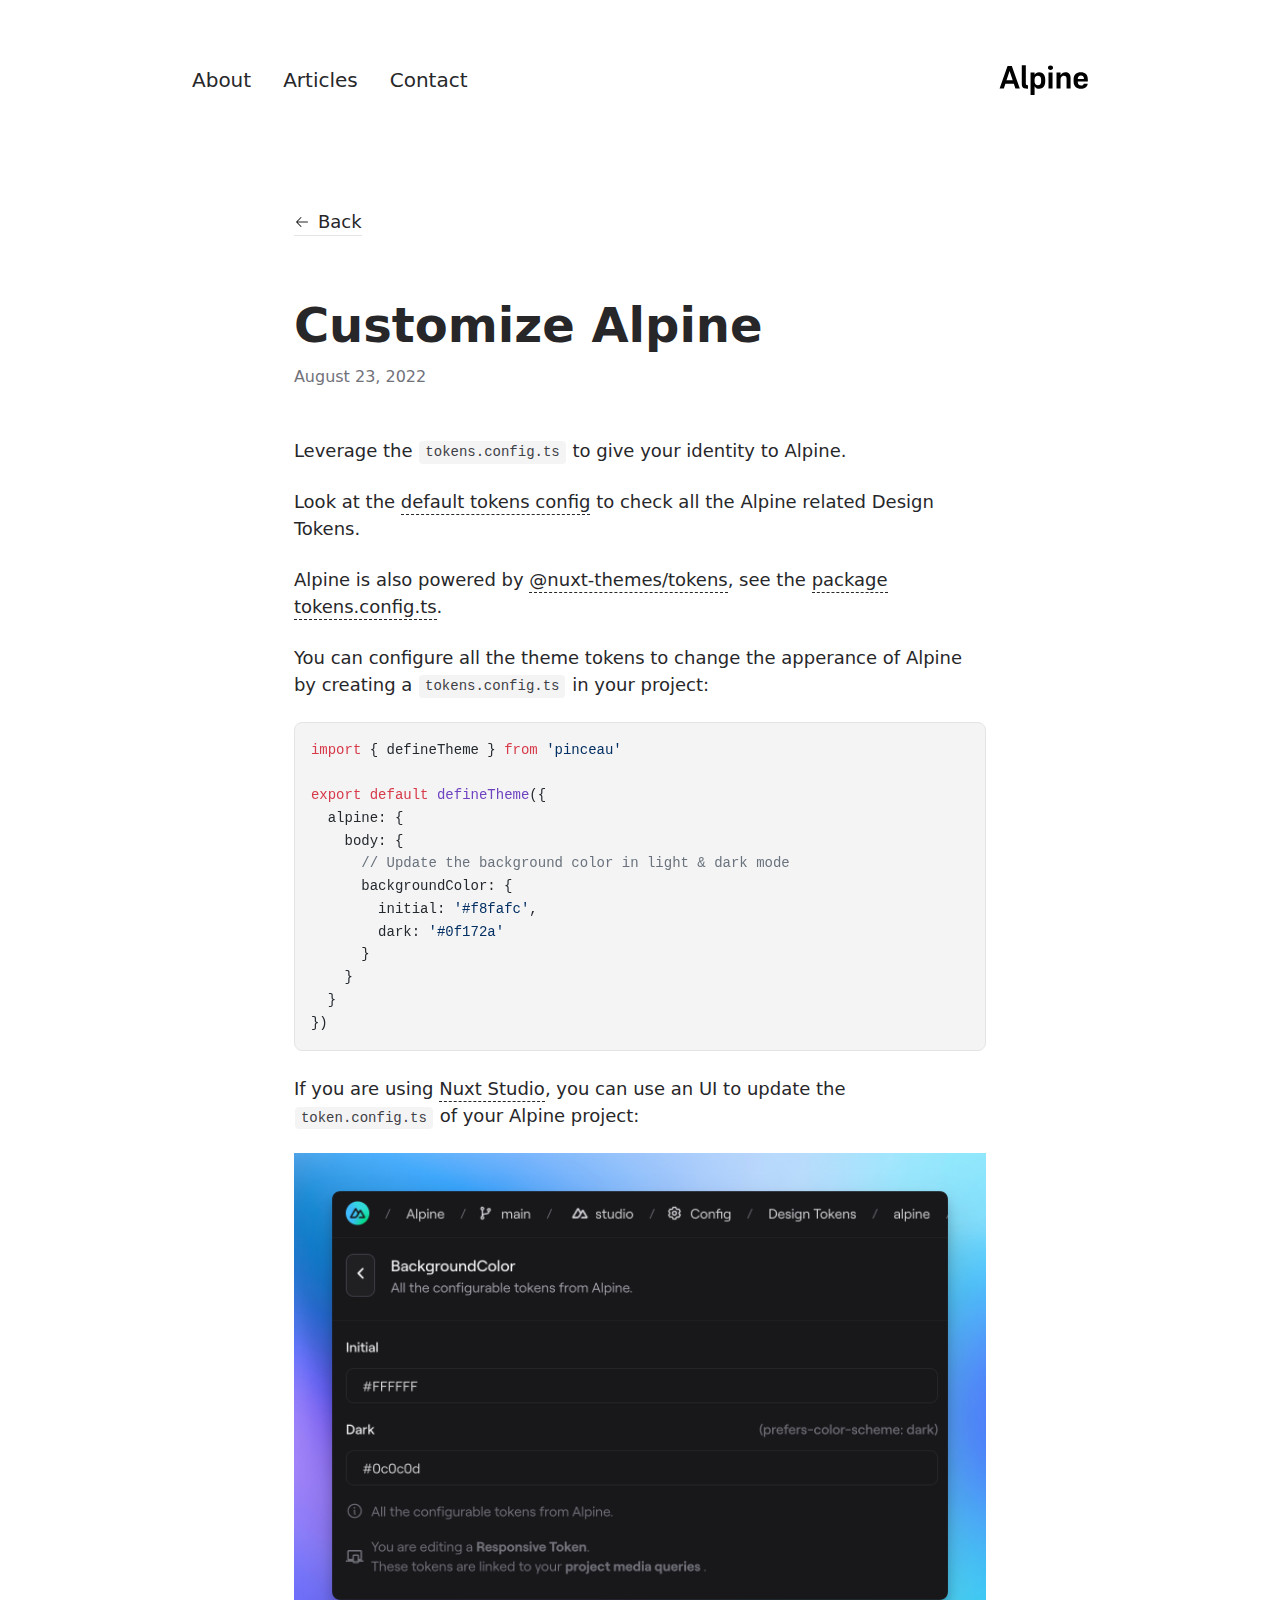
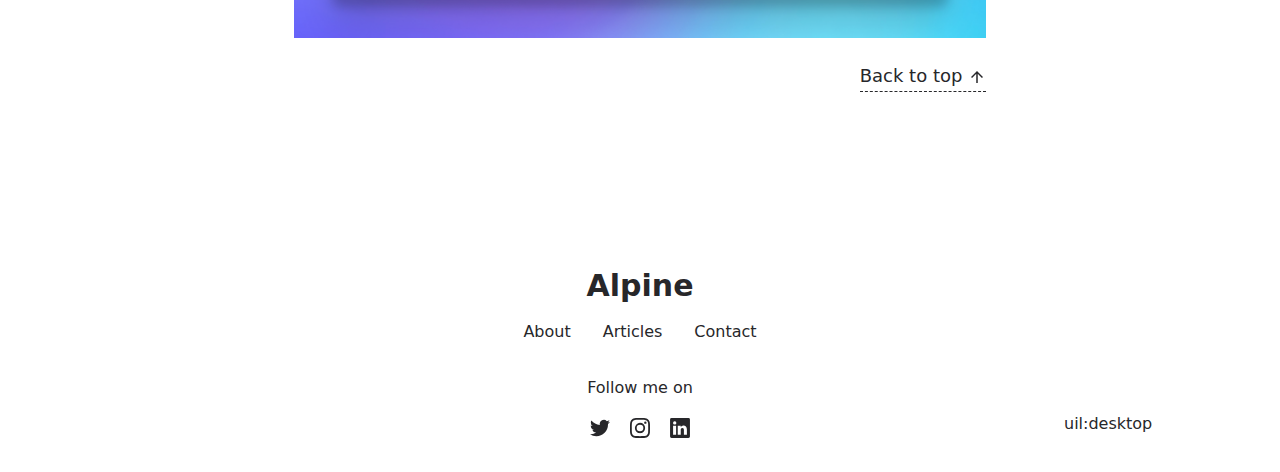
<file: articles/design-tokens/index.html>
<!DOCTYPE html><html lang="en"><head><meta charset="utf-8">
<meta name="viewport" content="width=device-width, initial-scale=1">
<title>Customize Alpine</title>
<meta name="twitter:card" content="summary_large_image">
<meta property="og:image:width" content="400">
<meta property="og:image:height" content="300">
<meta property="og:image:alt" content="An image showcasing my project.">
<meta property="og:title" content="Customize Alpine">
<meta name="description" content="Leverage the tokens.config.ts to give your identity to Alpine.">
<meta property="og:description" content="Leverage the tokens.config.ts to give your identity to Alpine.">
<meta property="og:image" content="/articles/design-tokens.webp">
<link rel="preload" as="fetch" crossorigin="anonymous" href="/articles/design-tokens/_payload.json">
<link rel="stylesheet" href="/_nuxt/entry.Xa6Y6GAw.css">
<link rel="stylesheet" href="/_nuxt/DocumentDrivenNotFound.8zYyMNao.css">
<link rel="stylesheet" href="/_nuxt/article.mNjPIZXX.css">
<link rel="stylesheet" href="/_nuxt/ProseA.0vlFU1WH.css">
<link rel="stylesheet" href="/_nuxt/ProseH1.dUFPvm72.css">
<link rel="stylesheet" href="/_nuxt/ProseP.jy_sEort.css">
<link rel="stylesheet" href="/_nuxt/ProseCodeInline.UGqXgu9w.css">
<link rel="stylesheet" href="/_nuxt/ProsePre.nIRUQbb-.css">
<link rel="stylesheet" href="/_nuxt/ProseCode.aDDQ2bTn.css">
<link rel="stylesheet" href="/_nuxt/ProseImg.mwsspCV-.css">
<link rel="modulepreload" as="script" crossorigin href="/_nuxt/entry.suJVOAAL.js">
<link rel="modulepreload" as="script" crossorigin href="/_nuxt/NuxtImg.7nLQ_y8B.js">
<link rel="modulepreload" as="script" crossorigin href="/_nuxt/document-driven.SywctvTi.js">
<link rel="modulepreload" as="script" crossorigin href="/_nuxt/DocumentDrivenEmpty.BQxjJgbq.js">
<link rel="modulepreload" as="script" crossorigin href="/_nuxt/ContentRenderer.ttZ_DU8o.js">
<link rel="modulepreload" as="script" crossorigin href="/_nuxt/ContentRendererMarkdown.vue.Zz4Zl_60.js">
<link rel="modulepreload" as="script" crossorigin href="/_nuxt/DocumentDrivenNotFound.ohmiGXAj.js">
<link rel="modulepreload" as="script" crossorigin href="/_nuxt/article.EUMhWUwu.js">
<link rel="modulepreload" as="script" crossorigin href="/_nuxt/ProseA.dwk-y0Xm.js">
<link rel="modulepreload" as="script" crossorigin href="/_nuxt/date.3uOv5BcS.js">
<link rel="modulepreload" as="script" crossorigin href="/_nuxt/ContentRendererMarkdown.kvz2H9lU.js">
<link rel="modulepreload" as="script" crossorigin href="/_nuxt/ProseH1.Iz2Ic4bt.js">
<link rel="modulepreload" as="script" crossorigin href="/_nuxt/ProseP.2AgSIrXe.js">
<link rel="modulepreload" as="script" crossorigin href="/_nuxt/ProseCodeInline.wdYEnTDr.js">
<link rel="modulepreload" as="script" crossorigin href="/_nuxt/ProsePre.P5GaAxph.js">
<link rel="modulepreload" as="script" crossorigin href="/_nuxt/ProseCode.rqBzqf_P.js">
<link rel="modulepreload" as="script" crossorigin href="/_nuxt/ProseImg.pktX2lk4.js">
<link rel="prefetch" as="script" crossorigin href="/_nuxt/default.yk-9WRNf.js">
<link rel="prefetch" as="script" crossorigin href="/_nuxt/page.FPyUCWic.js">
<link rel="prefetch" as="script" crossorigin href="/_nuxt/client-db.99oGcEHM.js">
<link rel="prefetch" as="style" href="/_nuxt/useStudio.5vfyueRC.css">
<link rel="prefetch" as="script" crossorigin href="/_nuxt/useStudio.45nNho7I.js">
<link rel="prefetch" as="style" href="/_nuxt/error-404._LjjY-y0.css">
<link rel="prefetch" as="script" crossorigin href="/_nuxt/error-404.KaxsfTL4.js">
<link rel="prefetch" as="style" href="/_nuxt/error-500.Ke0_YfD7.css">
<link rel="prefetch" as="script" crossorigin href="/_nuxt/error-500.boXSA_Je.js">
<script type="module" src="/_nuxt/entry.suJVOAAL.js" crossorigin></script><style id="pinceau-runtime-hydratable">@media{.phy[--]{--puid:r5RdVm-v;}.pv-YD3nGG{max-width:var(--elements-container-maxWidth);padding-left:var(--elements-container-padding-mobile);padding-right:var(--elements-container-padding-mobile);}@media (min-width: 475px){.pv-YD3nGG{padding-left:var(--elements-container-padding-xs);padding-right:var(--elements-container-padding-xs);}}@media (min-width: 640px){.pv-YD3nGG{padding-left:var(--elements-container-padding-sm);padding-right:var(--elements-container-padding-sm);}}@media (min-width: 768px){.pv-YD3nGG{padding-left:var(--elements-container-padding-md);padding-right:var(--elements-container-padding-md);}}} </style><style id="pinceau-theme">@media { :root {--pinceau-mq: initial; --alpine-readableLine: 68ch;--alpine-backdrop-backgroundColor: #f4f4f5b3;--prose-code-inline-padding: 0.2rem 0.375rem 0.2rem 0.375rem;--prose-code-block-backdropFilter: contrast(1);--prose-code-block-border-style: solid;--prose-code-block-border-width: 1px;--prose-tbody-tr-borderBottom-style: dashed;--prose-tbody-tr-borderBottom-width: 1px;--prose-th-textAlign: inherit;--prose-thead-borderBottom-style: solid;--prose-thead-borderBottom-width: 1px;--prose-thead-border-style: solid;--prose-thead-border-width: 0px;--prose-table-textAlign: start;--prose-hr-width: 1px;--prose-hr-style: solid;--prose-li-listStylePosition: outside;--prose-ol-li-markerColor: currentColor;--prose-ol-paddingInlineStart: 21px;--prose-ol-listStyleType: decimal;--prose-ul-li-markerColor: currentColor;--prose-ul-paddingInlineStart: 21px;--prose-ul-listStyleType: disc;--prose-blockquote-border-style: solid;--prose-blockquote-border-width: 4px;--prose-blockquote-quotes: '201C' '201D' '2018' '2019';--prose-blockquote-paddingInlineStart: 24px;--prose-a-code-color-hover: currentColor;--prose-a-code-color-static: currentColor;--prose-a-hasCode-borderBottom: none;--prose-a-border-distance: 2px;--prose-a-border-color-hover: currentColor;--prose-a-border-color-static: currentColor;--prose-a-border-style-hover: solid;--prose-a-border-style-static: dashed;--prose-a-border-width: 1px;--prose-a-color-static: inherit;--prose-a-textDecoration: none;--prose-h6-margin: 3rem 0 2rem;--prose-h5-margin: 3rem 0 2rem;--prose-h4-margin: 3rem 0 2rem;--prose-h3-margin: 3rem 0 2rem;--prose-h2-margin: 3rem 0 2rem;--prose-h1-margin: 0 0 2rem;--prose-p-fontSize: 18px;--typography-lead-loose: 2;--typography-lead-relaxed: 1.625;--typography-lead-normal: 1.5;--typography-lead-snug: 1.375;--typography-lead-tight: 1.25;--typography-lead-none: 1;--typography-lead-10: 2.5rem;--typography-lead-9: 2.25rem;--typography-lead-8: 2rem;--typography-lead-7: 1.75rem;--typography-lead-6: 1.5rem;--typography-lead-5: 1.25rem;--typography-lead-4: 1rem;--typography-lead-3: .75rem;--typography-lead-2: .5rem;--typography-lead-1: .025rem;--typography-fontWeight-black: 900;--typography-fontWeight-extrabold: 800;--typography-fontWeight-bold: 700;--typography-fontWeight-semibold: 600;--typography-fontWeight-medium: 500;--typography-fontWeight-normal: 400;--typography-fontWeight-light: 300;--typography-fontWeight-extralight: 200;--typography-fontWeight-thin: 100;--typography-fontSize-9xl: 128px;--typography-fontSize-8xl: 96px;--typography-fontSize-7xl: 72px;--typography-fontSize-6xl: 60px;--typography-fontSize-5xl: 48px;--typography-fontSize-4xl: 36px;--typography-fontSize-3xl: 30px;--typography-fontSize-2xl: 24px;--typography-fontSize-xl: 20px;--typography-fontSize-lg: 18px;--typography-fontSize-base: 16px;--typography-fontSize-sm: 14px;--typography-fontSize-xs: 12px;--typography-letterSpacing-wide: 0.025em;--typography-letterSpacing-tight: -0.025em;--typography-verticalMargin-base: 24px;--typography-verticalMargin-sm: 16px;--elements-border-secondary-hover: [object Object];--elements-backdrop-background: #fffc;--elements-backdrop-filter: saturate(200%) blur(20px);--elements-container-maxWidth: 64rem;--lead-loose: 2;--lead-relaxed: 1.625;--lead-normal: 1.5;--lead-snug: 1.375;--lead-tight: 1.25;--lead-none: 1;--lead-10: 2.5rem;--lead-9: 2.25rem;--lead-8: 2rem;--lead-7: 1.75rem;--lead-6: 1.5rem;--lead-5: 1.25rem;--lead-4: 1rem;--lead-3: .75rem;--lead-2: .5rem;--lead-1: .025rem;--letterSpacing-widest: 0.1em;--letterSpacing-wider: 0.05em;--letterSpacing-wide: 0.025em;--letterSpacing-normal: 0em;--letterSpacing-tight: -0.025em;--letterSpacing-tighter: -0.05em;--fontSize-9xl: 8rem;--fontSize-8xl: 6rem;--fontSize-7xl: 4.5rem;--fontSize-6xl: 3.75rem;--fontSize-5xl: 3rem;--fontSize-4xl: 2.25rem;--fontSize-3xl: 1.875rem;--fontSize-2xl: 1.5rem;--fontSize-xl: 1.25rem;--fontSize-lg: 1.125rem;--fontSize-base: 1rem;--fontSize-sm: 0.875rem;--fontSize-xs: 0.75rem;--fontWeight-black: 900;--fontWeight-extrabold: 800;--fontWeight-bold: 700;--fontWeight-semibold: 600;--fontWeight-medium: 500;--fontWeight-normal: 400;--fontWeight-light: 300;--fontWeight-extralight: 200;--fontWeight-thin: 100;--font-mono: ui-monospace, SFMono-Regular, Menlo, Monaco, Consolas, Liberation Mono, Courier New, monospace;--font-serif: ui-serif, Georgia, Cambria, Times New Roman, Times, serif;--font-sans: ui-sans-serif, system-ui, -apple-system, BlinkMacSystemFont, Segoe UI, Roboto, Helvetica Neue, Arial, Noto Sans, sans-serif, Apple Color Emoji, Segoe UI Emoji, Segoe UI Symbol, Noto Color Emoji;--opacity-total: 1;--opacity-high: 0.8;--opacity-medium: 0.5;--opacity-soft: 0.3;--opacity-light: 0.15;--opacity-bright: 0.1;--opacity-noOpacity: 0;--borderWidth-lg: 3px;--borderWidth-md: 2px;--borderWidth-sm: 1px;--borderWidth-noBorder: 0;--space-rem-875: 0.875rem;--space-rem-625: 0.625rem;--space-rem-375: 0.375rem;--space-rem-125: 0.125rem;--space-px: 1px;--space-128: 32rem;--space-96: 24rem;--space-80: 20rem;--space-72: 18rem;--space-64: 16rem;--space-60: 15rem;--space-56: 14rem;--space-52: 13rem;--space-48: 12rem;--space-44: 11rem;--space-40: 10rem;--space-36: 9rem;--space-32: 8rem;--space-28: 7rem;--space-24: 6rem;--space-20: 5rem;--space-16: 4rem;--space-14: 3.5rem;--space-12: 3rem;--space-11: 2.75rem;--space-10: 2.5rem;--space-9: 2.25rem;--space-8: 2rem;--space-7: 1.75rem;--space-6: 1.5rem;--space-5: 1.25rem;--space-4: 1rem;--space-3: 0.75rem;--space-2: 0.5rem;--space-1: 0.25rem;--space-0: 0px;--size-full: 100%;--size-7xl: 80rem;--size-6xl: 72rem;--size-5xl: 64rem;--size-4xl: 56rem;--size-3xl: 48rem;--size-2xl: 42rem;--size-xl: 36rem;--size-lg: 32rem;--size-md: 28rem;--size-sm: 24rem;--size-xs: 20rem;--size-200: 200px;--size-104: 104px;--size-80: 80px;--size-64: 64px;--size-56: 56px;--size-48: 48px;--size-40: 40px;--size-32: 32px;--size-24: 24px;--size-20: 20px;--size-16: 16px;--size-12: 12px;--size-8: 8px;--size-6: 6px;--size-4: 4px;--size-2: 2px;--size-0: 0px;--radii-full: 9999px;--radii-3xl: 1.75rem;--radii-2xl: 1.5rem;--radii-xl: 1rem;--radii-lg: 0.75rem;--radii-md: 0.5rem;--radii-sm: 0.375rem;--radii-xs: 0.25rem;--radii-2xs: 0.125rem;--radii-none: 0px;--shadow-none: 0px 0px 0px 0px transparent;--shadow-lg: 0px 10px 15px -3px #000000, 0px 4px 6px -4px #000000;--shadow-md: 0px 4px 6px -1px #000000, 0px 2px 4px -2px #000000;--shadow-sm: 0px 1px 3px 0px #000000, 0px 1px 2px -1px #000000;--shadow-xs: 0px 1px 2px 0px #000000;--height-screen: 100vh;--width-screen: 100vw;--color-primary-900: #002e38;--color-primary-800: #005c70;--color-primary-700: #008aa9;--color-primary-600: #00b9e1;--color-primary-500: #1ad6ff;--color-primary-400: #40ddff;--color-primary-300: #66e4ff;--color-primary-200: #8deaff;--color-primary-100: #b3f1ff;--color-primary-50: #d9f8ff;--color-ruby-900: #380011;--color-ruby-800: #700021;--color-ruby-700: #a90032;--color-ruby-600: #e10043;--color-ruby-500: #ff1a5e;--color-ruby-400: #ff4079;--color-ruby-300: #ff6694;--color-ruby-200: #ff8dae;--color-ruby-100: #ffb3c9;--color-ruby-50: #ffd9e4;--color-pink-900: #380025;--color-pink-800: #70004b;--color-pink-700: #a90070;--color-pink-600: #e10095;--color-pink-500: #ff1ab2;--color-pink-400: #ff40bf;--color-pink-300: #ff66cc;--color-pink-200: #ff8dd8;--color-pink-100: #ffb3e5;--color-pink-50: #ffd9f2;--color-purple-900: #190038;--color-purple-800: #330070;--color-purple-700: #4c00a9;--color-purple-600: #6500e1;--color-purple-500: #811aff;--color-purple-400: #9640ff;--color-purple-300: #ab66ff;--color-purple-200: #c08dff;--color-purple-100: #d5b3ff;--color-purple-50: #ead9ff;--color-royalblue-900: #0b0531;--color-royalblue-800: #160a62;--color-royalblue-700: #211093;--color-royalblue-600: #2c15c4;--color-royalblue-500: #4127e8;--color-royalblue-400: #614bec;--color-royalblue-300: #806ff0;--color-royalblue-200: #a093f3;--color-royalblue-100: #c0b7f7;--color-royalblue-50: #dfdbfb;--color-indigoblue-900: #001238;--color-indigoblue-800: #002370;--color-indigoblue-700: #0035a9;--color-indigoblue-600: #0047e1;--color-indigoblue-500: #1a62ff;--color-indigoblue-400: #407cff;--color-indigoblue-300: #6696ff;--color-indigoblue-200: #8db0ff;--color-indigoblue-100: #b3cbff;--color-indigoblue-50: #d9e5ff;--color-blue-900: #002438;--color-blue-800: #004870;--color-blue-700: #006ca9;--color-blue-600: #0090e1;--color-blue-500: #1aadff;--color-blue-400: #40bbff;--color-blue-300: #66c8ff;--color-blue-200: #8dd6ff;--color-blue-100: #b3e4ff;--color-blue-50: #d9f1ff;--color-lightblue-900: #002e38;--color-lightblue-800: #005c70;--color-lightblue-700: #008aa9;--color-lightblue-600: #00b9e1;--color-lightblue-500: #1ad6ff;--color-lightblue-400: #40ddff;--color-lightblue-300: #66e4ff;--color-lightblue-200: #8deaff;--color-lightblue-100: #b3f1ff;--color-lightblue-50: #d9f8ff;--color-teal-900: #062a28;--color-teal-800: #0b544f;--color-teal-700: #117d77;--color-teal-600: #16a79e;--color-teal-500: #1cd1c6;--color-teal-400: #36e4da;--color-teal-300: #5fe9e1;--color-teal-200: #87efe9;--color-teal-100: #aff4f0;--color-teal-50: #d7faf8;--color-pear-900: #2a2b09;--color-pear-800: #545512;--color-pear-700: #7e801b;--color-pear-600: #a8aa24;--color-pear-500: #d0d32f;--color-pear-400: #d8da52;--color-pear-300: #e0e274;--color-pear-200: #e8e997;--color-pear-100: #eff0ba;--color-pear-50: #f7f8dc;--color-red-900: #380300;--color-red-800: #700700;--color-red-700: #a90a00;--color-red-600: #e10e00;--color-red-500: #ff281a;--color-red-400: #ff4c40;--color-red-300: #ff7066;--color-red-200: #ff948d;--color-red-100: #ffb7b3;--color-red-50: #ffdbd9;--color-orange-900: #381800;--color-orange-800: #702f00;--color-orange-700: #a94700;--color-orange-600: #e15e00;--color-orange-500: #ff7a1a;--color-orange-400: #ff9040;--color-orange-300: #ffa666;--color-orange-200: #ffbd8d;--color-orange-100: #ffd3b3;--color-orange-50: #ffe9d9;--color-yellow-900: #362b03;--color-yellow-800: #6d5605;--color-yellow-700: #a38108;--color-yellow-600: #daac0a;--color-yellow-500: #f5c828;--color-yellow-400: #f7d14c;--color-yellow-300: #f8da70;--color-yellow-200: #fae393;--color-yellow-100: #fcedb7;--color-yellow-50: #fdf6db;--color-green-900: #003f25;--color-green-800: #005e38;--color-green-700: #007e4a;--color-green-600: #009d5d;--color-green-500: #00bd6f;--color-green-400: #00dc82;--color-green-300: #30ffaa;--color-green-200: #83ffcc;--color-green-100: #acffdd;--color-green-50: #d6ffee;--color-gray-900: #18181B;--color-gray-800: #27272A;--color-gray-700: #3f3f46;--color-gray-600: #52525B;--color-gray-500: #71717A;--color-gray-400: #a1a1aa;--color-gray-300: #D4d4d8;--color-gray-200: #e4e4e7;--color-gray-100: #f4f4f5;--color-gray-50: #fafafa;--color-black: #0c0c0d;--color-white: #FFFFFF;--media-portrait: only screen and (orientation: portrait);--media-landscape: only screen and (orientation: landscape);--media-rm: (prefers-reduced-motion: reduce);--media-2xl: (min-width: 1536px);--media-xl: (min-width: 1280px);--media-lg: (min-width: 1024px);--media-md: (min-width: 768px);--media-sm: (min-width: 640px);--media-xs: (min-width: 475px);--alpine-body-color: var(--color-gray-800);--alpine-body-backgroundColor: var(--color-white);--prose-code-inline-fontWeight: var(--typography-fontWeight-normal);--prose-code-inline-fontSize: var(--typography-fontSize-sm);--prose-code-inline-borderRadius: var(--radii-xs);--prose-code-block-pre-padding: var(--typography-verticalMargin-sm);--prose-code-block-margin: var(--typography-verticalMargin-base) 0;--prose-code-block-fontSize: var(--typography-fontSize-sm);--prose-tbody-code-inline-fontSize: var(--typography-fontSize-sm);--prose-tbody-td-padding: var(--typography-verticalMargin-sm);--prose-th-fontWeight: var(--typography-fontWeight-semibold);--prose-th-padding: 0 var(--typography-verticalMargin-sm) var(--typography-verticalMargin-sm) var(--typography-verticalMargin-sm);--prose-table-lineHeight: var(--typography-lead-6);--prose-table-fontSize: var(--typography-fontSize-sm);--prose-table-margin: var(--typography-verticalMargin-base) 0;--prose-hr-margin: var(--typography-verticalMargin-base) 0;--prose-li-margin: var(--typography-verticalMargin-sm) 0;--prose-ol-margin: var(--typography-verticalMargin-base) 0;--prose-ul-margin: var(--typography-verticalMargin-base) 0;--prose-blockquote-margin: var(--typography-verticalMargin-base) 0;--prose-a-code-border-style: var(--prose-a-border-style-static);--prose-a-code-border-width: var(--prose-a-border-width);--prose-a-fontWeight: var(--typography-fontWeight-medium);--prose-img-margin: var(--typography-verticalMargin-base) 0;--prose-strong-fontWeight: var(--typography-fontWeight-semibold);--prose-h6-iconSize: var(--typography-fontSize-base);--prose-h6-fontWeight: var(--typography-fontWeight-semibold);--prose-h6-lineHeight: var(--typography-lead-normal);--prose-h6-fontSize: var(--typography-fontSize-lg);--prose-h5-iconSize: var(--typography-fontSize-lg);--prose-h5-fontWeight: var(--typography-fontWeight-semibold);--prose-h5-lineHeight: var(--typography-lead-snug);--prose-h5-fontSize: var(--typography-fontSize-xl);--prose-h4-iconSize: var(--typography-fontSize-lg);--prose-h4-letterSpacing: var(--typography-letterSpacing-tight);--prose-h4-fontWeight: var(--typography-fontWeight-semibold);--prose-h4-lineHeight: var(--typography-lead-snug);--prose-h4-fontSize: var(--typography-fontSize-2xl);--prose-h3-iconSize: var(--typography-fontSize-xl);--prose-h3-letterSpacing: var(--typography-letterSpacing-tight);--prose-h3-fontWeight: var(--typography-fontWeight-semibold);--prose-h3-lineHeight: var(--typography-lead-snug);--prose-h3-fontSize: var(--typography-fontSize-3xl);--prose-h2-iconSize: var(--typography-fontSize-2xl);--prose-h2-letterSpacing: var(--typography-letterSpacing-tight);--prose-h2-fontWeight: var(--typography-fontWeight-semibold);--prose-h2-lineHeight: var(--typography-lead-tight);--prose-h2-fontSize: var(--typography-fontSize-4xl);--prose-h1-iconSize: var(--typography-fontSize-3xl);--prose-h1-letterSpacing: var(--typography-letterSpacing-tight);--prose-h1-fontWeight: var(--typography-fontWeight-bold);--prose-h1-lineHeight: var(--typography-lead-tight);--prose-h1-fontSize: var(--typography-fontSize-5xl);--prose-p-br-margin: var(--typography-verticalMargin-base) 0 0 0;--prose-p-margin: var(--typography-verticalMargin-base) 0;--prose-p-lineHeight: var(--typography-lead-normal);--typography-color-primary-900: var(--color-primary-900);--typography-color-primary-800: var(--color-primary-800);--typography-color-primary-700: var(--color-primary-700);--typography-color-primary-600: var(--color-primary-600);--typography-color-primary-500: var(--color-primary-500);--typography-color-primary-400: var(--color-primary-400);--typography-color-primary-300: var(--color-primary-300);--typography-color-primary-200: var(--color-primary-200);--typography-color-primary-100: var(--color-primary-100);--typography-color-primary-50: var(--color-primary-50);--typography-font-code: var(--font-mono);--typography-font-body: var(--font-sans);--typography-font-display: var(--font-sans);--typography-body-backgroundColor: var(--color-white);--typography-body-color: var(--color-black);--elements-state-danger-borderColor-secondary: var(--color-red-200);--elements-state-danger-borderColor-primary: var(--color-red-100);--elements-state-danger-backgroundColor-secondary: var(--color-red-100);--elements-state-danger-backgroundColor-primary: var(--color-red-50);--elements-state-danger-color-secondary: var(--color-red-600);--elements-state-danger-color-primary: var(--color-red-500);--elements-state-warning-borderColor-secondary: var(--color-yellow-200);--elements-state-warning-borderColor-primary: var(--color-yellow-100);--elements-state-warning-backgroundColor-secondary: var(--color-yellow-100);--elements-state-warning-backgroundColor-primary: var(--color-yellow-50);--elements-state-warning-color-secondary: var(--color-yellow-700);--elements-state-warning-color-primary: var(--color-yellow-600);--elements-state-success-borderColor-secondary: var(--color-green-200);--elements-state-success-borderColor-primary: var(--color-green-100);--elements-state-success-backgroundColor-secondary: var(--color-green-100);--elements-state-success-backgroundColor-primary: var(--color-green-50);--elements-state-success-color-secondary: var(--color-green-600);--elements-state-success-color-primary: var(--color-green-500);--elements-state-info-borderColor-secondary: var(--color-blue-200);--elements-state-info-borderColor-primary: var(--color-blue-100);--elements-state-info-backgroundColor-secondary: var(--color-blue-100);--elements-state-info-backgroundColor-primary: var(--color-blue-50);--elements-state-info-color-secondary: var(--color-blue-600);--elements-state-info-color-primary: var(--color-blue-500);--elements-state-primary-borderColor-secondary: var(--color-primary-200);--elements-state-primary-borderColor-primary: var(--color-primary-100);--elements-state-primary-backgroundColor-secondary: var(--color-primary-100);--elements-state-primary-backgroundColor-primary: var(--color-primary-50);--elements-state-primary-color-secondary: var(--color-primary-700);--elements-state-primary-color-primary: var(--color-primary-600);--elements-surface-secondary-backgroundColor: var(--color-gray-200);--elements-surface-primary-backgroundColor: var(--color-gray-100);--elements-surface-background-base: var(--color-gray-100);--elements-border-secondary-static: var(--color-gray-200);--elements-border-primary-hover: var(--color-gray-200);--elements-border-primary-static: var(--color-gray-100);--elements-container-padding-md: var(--space-16);--elements-container-padding-sm: var(--space-12);--elements-container-padding-xs: var(--space-8);--elements-container-padding-mobile: var(--space-6);--elements-text-secondary-color-hover: var(--color-gray-700);--elements-text-secondary-color-static: var(--color-gray-500);--elements-text-primary-color-static: var(--color-gray-900);--text-6xl-lineHeight: var(--lead-none);--text-6xl-fontSize: var(--fontSize-6xl);--text-5xl-lineHeight: var(--lead-none);--text-5xl-fontSize: var(--fontSize-5xl);--text-4xl-lineHeight: var(--lead-10);--text-4xl-fontSize: var(--fontSize-4xl);--text-3xl-lineHeight: var(--lead-9);--text-3xl-fontSize: var(--fontSize-3xl);--text-2xl-lineHeight: var(--lead-8);--text-2xl-fontSize: var(--fontSize-2xl);--text-xl-lineHeight: var(--lead-7);--text-xl-fontSize: var(--fontSize-xl);--text-lg-lineHeight: var(--lead-7);--text-lg-fontSize: var(--fontSize-lg);--text-base-lineHeight: var(--lead-6);--text-base-fontSize: var(--fontSize-base);--text-sm-lineHeight: var(--lead-5);--text-sm-fontSize: var(--fontSize-sm);--text-xs-lineHeight: var(--lead-4);--text-xs-fontSize: var(--fontSize-xs);--shadow-2xl: 0px 25px 50px -12px var(--color-gray-900);--shadow-xl: 0px 20px 25px -5px var(--color-gray-400), 0px 8px 10px -6px #000000;--color-secondary-900: var(--color-gray-900);--color-secondary-800: var(--color-gray-800);--color-secondary-700: var(--color-gray-700);--color-secondary-600: var(--color-gray-600);--color-secondary-500: var(--color-gray-500);--color-secondary-400: var(--color-gray-400);--color-secondary-300: var(--color-gray-300);--color-secondary-200: var(--color-gray-200);--color-secondary-100: var(--color-gray-100);--color-secondary-50: var(--color-gray-50);--prose-a-code-background-hover: var(--typography-color-primary-50);--prose-a-code-border-color-hover: var(--typography-color-primary-500);--prose-a-color-hover: var(--typography-color-primary-500);--typography-color-secondary-900: var(--color-secondary-900);--typography-color-secondary-800: var(--color-secondary-800);--typography-color-secondary-700: var(--color-secondary-700);--typography-color-secondary-600: var(--color-secondary-600);--typography-color-secondary-500: var(--color-secondary-500);--typography-color-secondary-400: var(--color-secondary-400);--typography-color-secondary-300: var(--color-secondary-300);--typography-color-secondary-200: var(--color-secondary-200);--typography-color-secondary-100: var(--color-secondary-100);--typography-color-secondary-50: var(--color-secondary-50);--prose-code-inline-backgroundColor: var(--typography-color-secondary-100);--prose-code-inline-color: var(--typography-color-secondary-700);--prose-code-block-backgroundColor: var(--typography-color-secondary-100);--prose-code-block-color: var(--typography-color-secondary-700);--prose-code-block-border-color: var(--typography-color-secondary-200);--prose-tbody-tr-borderBottom-color: var(--typography-color-secondary-200);--prose-th-color: var(--typography-color-secondary-600);--prose-thead-borderBottom-color: var(--typography-color-secondary-200);--prose-thead-border-color: var(--typography-color-secondary-300);--prose-hr-color: var(--typography-color-secondary-200);--prose-blockquote-border-color: var(--typography-color-secondary-200);--prose-blockquote-color: var(--typography-color-secondary-500);--prose-a-code-border-color-static: var(--typography-color-secondary-400); } }@media { :root.dark {--pinceau-mq: dark; --alpine-backdrop-backgroundColor: #18181bb3;--prose-code-block-backdropFilter: contrast(1);--prose-ol-li-markerColor: currentColor;--prose-ul-li-markerColor: currentColor;--prose-a-code-color-hover: currentColor;--prose-a-code-color-static: currentColor;--prose-a-border-color-hover: currentColor;--prose-a-border-color-static: currentColor;--prose-a-color-static: inherit;--elements-backdrop-background: #0c0d0ccc;--alpine-body-color: var(--color-gray-200);--alpine-body-backgroundColor: var(--color-black);--typography-body-backgroundColor: var(--color-black);--typography-body-color: var(--color-white);--elements-state-danger-borderColor-secondary: var(--color-red-700);--elements-state-danger-borderColor-primary: var(--color-red-800);--elements-state-danger-backgroundColor-secondary: var(--color-red-800);--elements-state-danger-backgroundColor-primary: var(--color-red-900);--elements-state-danger-color-secondary: var(--color-red-200);--elements-state-danger-color-primary: var(--color-red-300);--elements-state-warning-borderColor-secondary: var(--color-yellow-700);--elements-state-warning-borderColor-primary: var(--color-yellow-800);--elements-state-warning-backgroundColor-secondary: var(--color-yellow-800);--elements-state-warning-backgroundColor-primary: var(--color-yellow-900);--elements-state-warning-color-secondary: var(--color-yellow-200);--elements-state-warning-color-primary: var(--color-yellow-400);--elements-state-success-borderColor-secondary: var(--color-green-700);--elements-state-success-borderColor-primary: var(--color-green-800);--elements-state-success-backgroundColor-secondary: var(--color-green-800);--elements-state-success-backgroundColor-primary: var(--color-green-900);--elements-state-success-color-secondary: var(--color-green-200);--elements-state-success-color-primary: var(--color-green-400);--elements-state-info-borderColor-secondary: var(--color-blue-700);--elements-state-info-borderColor-primary: var(--color-blue-800);--elements-state-info-backgroundColor-secondary: var(--color-blue-800);--elements-state-info-backgroundColor-primary: var(--color-blue-900);--elements-state-info-color-secondary: var(--color-blue-200);--elements-state-info-color-primary: var(--color-blue-400);--elements-state-primary-borderColor-secondary: var(--color-primary-700);--elements-state-primary-borderColor-primary: var(--color-primary-800);--elements-state-primary-backgroundColor-secondary: var(--color-primary-800);--elements-state-primary-backgroundColor-primary: var(--color-primary-900);--elements-state-primary-color-secondary: var(--color-primary-200);--elements-state-primary-color-primary: var(--color-primary-400);--elements-surface-secondary-backgroundColor: var(--color-gray-800);--elements-surface-primary-backgroundColor: var(--color-gray-900);--elements-surface-background-base: var(--color-gray-900);--elements-border-secondary-static: var(--color-gray-800);--elements-border-primary-hover: var(--color-gray-800);--elements-border-primary-static: var(--color-gray-900);--elements-text-secondary-color-hover: var(--color-gray-200);--elements-text-secondary-color-static: var(--color-gray-400);--elements-text-primary-color-static: var(--color-gray-50);--prose-a-code-background-hover: var(--typography-color-primary-900);--prose-a-code-border-color-hover: var(--typography-color-primary-600);--prose-a-color-hover: var(--typography-color-primary-400);--prose-code-inline-backgroundColor: var(--typography-color-secondary-800);--prose-code-inline-color: var(--typography-color-secondary-200);--prose-code-block-backgroundColor: var(--typography-color-secondary-900);--prose-code-block-color: var(--typography-color-secondary-200);--prose-code-block-border-color: var(--typography-color-secondary-800);--prose-tbody-tr-borderBottom-color: var(--typography-color-secondary-800);--prose-th-color: var(--typography-color-secondary-400);--prose-thead-borderBottom-color: var(--typography-color-secondary-800);--prose-thead-border-color: var(--typography-color-secondary-600);--prose-hr-color: var(--typography-color-secondary-800);--prose-blockquote-border-color: var(--typography-color-secondary-700);--prose-blockquote-color: var(--typography-color-secondary-400);--prose-a-code-border-color-static: var(--typography-color-secondary-600); } }</style><script>"use strict";(()=>{const a=window,e=document.documentElement,m=["dark","light"],c=window&&window.localStorage&&window.localStorage.getItem&&window.localStorage.getItem("nuxt-color-mode")||"system";let n=c==="system"?d():c;const l=e.getAttribute("data-color-mode-forced");l&&(n=l),i(n),a["__NUXT_COLOR_MODE__"]={preference:c,value:n,getColorScheme:d,addColorScheme:i,removeColorScheme:f};function i(o){const t=""+o+"",s="";e.classList?e.classList.add(t):e.className+=" "+t,s&&e.setAttribute("data-"+s,o)}function f(o){const t=""+o+"",s="";e.classList?e.classList.remove(t):e.className=e.className.replace(new RegExp(t,"g"),""),s&&e.removeAttribute("data-"+s)}function r(o){return a.matchMedia("(prefers-color-scheme"+o+")")}function d(){if(a.matchMedia&&r("").media!=="not all"){for(const o of m)if(r(":"+o).matches)return o}return"light"}})();
</script></head><body><div id="__nuxt"><div class="container pv-YD3nGG pc-r5RdVm app-layout" data-v-7ee468eb data-v-0768408f><!--[--><div class="nuxt-progress" style="width:0%;height:3px;opacity:0;background-size:Infinity% auto;" data-v-7ee468eb></div><header class="right" data-v-7ee468eb data-v-2d974873><div class="menu" data-v-2d974873><button aria-label="Navigation Menu" data-v-2d974873><svg width="24" height="24" viewBox="0 0 68 68" fill="currentColor" xmlns="http://www.w3.org/2000/svg" data-v-2d974873><path d="M8 34C8 32.1362 8 31.2044 8.30448 30.4693C8.71046 29.4892 9.48915 28.7105 10.4693 28.3045C11.2044 28 12.1362 28 14 28C15.8638 28 16.7956 28 17.5307 28.3045C18.5108 28.7105 19.2895 29.4892 19.6955 30.4693C20 31.2044 20 32.1362 20 34C20 35.8638 20 36.7956 19.6955 37.5307C19.2895 38.5108 18.5108 39.2895 17.5307 39.6955C16.7956 40 15.8638 40 14 40C12.1362 40 11.2044 40 10.4693 39.6955C9.48915 39.2895 8.71046 38.5108 8.30448 37.5307C8 36.7956 8 35.8638 8 34Z" data-v-2d974873></path><path d="M28 34C28 32.1362 28 31.2044 28.3045 30.4693C28.7105 29.4892 29.4892 28.7105 30.4693 28.3045C31.2044 28 32.1362 28 34 28C35.8638 28 36.7956 28 37.5307 28.3045C38.5108 28.7105 39.2895 29.4892 39.6955 30.4693C40 31.2044 40 32.1362 40 34C40 35.8638 40 36.7956 39.6955 37.5307C39.2895 38.5108 38.5108 39.2895 37.5307 39.6955C36.7956 40 35.8638 40 34 40C32.1362 40 31.2044 40 30.4693 39.6955C29.4892 39.2895 28.7105 38.5108 28.3045 37.5307C28 36.7956 28 35.8638 28 34Z" data-v-2d974873></path><path d="M48 34C48 32.1362 48 31.2044 48.3045 30.4693C48.7105 29.4892 49.4892 28.7105 50.4693 28.3045C51.2044 28 52.1362 28 54 28C55.8638 28 56.7956 28 57.5307 28.3045C58.5108 28.7105 59.2895 29.4892 59.6955 30.4693C60 31.2044 60 32.1362 60 34C60 35.8638 60 36.7956 59.6955 37.5307C59.2895 38.5108 58.5108 39.2895 57.5307 39.6955C56.7956 40 55.8638 40 54 40C52.1362 40 51.2044 40 50.4693 39.6955C49.4892 39.2895 48.7105 38.5108 48.3045 37.5307C48 36.7956 48 35.8638 48 34Z" data-v-2d974873></path></svg></button></div><div class="overlay" data-v-2d974873><nav data-v-2d974873 data-v-58002502><ul data-v-58002502><!--[--><li data-v-58002502><a href="/" class="" data-v-58002502><span class="underline-fx" data-v-58002502></span> About</a></li><li data-v-58002502><a href="/articles" class="" data-v-58002502><span class="underline-fx" data-v-58002502></span> Articles</a></li><li data-v-58002502><a href="/contact" class="" data-v-58002502><span class="underline-fx" data-v-58002502></span> Contact</a></li><!--]--></ul></nav></div><div class="logo" data-v-2d974873><a href="/" class="" data-v-2d974873><img src="/logo-dark.svg" class="dark-img" alt="alpine" width="89" height="31" data-v-2d974873><img src="/logo.svg" class="light-img" alt="alpine" width="89" height="31" data-v-2d974873></a></div><div class="main-nav" data-v-2d974873><nav data-v-2d974873 data-v-58002502><ul data-v-58002502><!--[--><li data-v-58002502><a href="/" class="" data-v-58002502><span class="underline-fx" data-v-58002502></span> About</a></li><li data-v-58002502><a href="/articles" class="" data-v-58002502><span class="underline-fx" data-v-58002502></span> Articles</a></li><li data-v-58002502><a href="/contact" class="" data-v-58002502><span class="underline-fx" data-v-58002502></span> Contact</a></li><!--]--></ul></nav></div></header><!--[--><div class="document-driven-page"><article data-v-04daa2a6><a href="/articles" class="back" data-v-04daa2a6><svg xmlns="http://www.w3.org/2000/svg" xmlns:xlink="http://www.w3.org/1999/xlink" aria-hidden="true" role="img" class="icon" data-v-04daa2a6 style="" width="1em" height="1em" viewBox="0 0 256 256" data-v-60a64bd7><path fill="currentColor" d="M224 128a8 8 0 0 1-8 8H59.31l58.35 58.34a8 8 0 0 1-11.32 11.32l-72-72a8 8 0 0 1 0-11.32l72-72a8 8 0 0 1 11.32 11.32L59.31 120H216a8 8 0 0 1 8 8"/></svg><span data-v-04daa2a6> Back </span></a><header data-v-04daa2a6><h1 class="title" data-v-04daa2a6>Customize Alpine</h1><time datetime="2022-08-23T00:00:00.000Z" data-v-04daa2a6>August 23, 2022</time></header><div class="prose" data-v-04daa2a6><!--[--><div><h1 id="customize-alpine" data-v-f7b724f8><a aria-current="page" href="/articles/design-tokens#customize-alpine" class="router-link-active router-link-exact-active" data-v-f7b724f8><!--[-->Customize Alpine<!--]--><!----></a></h1><p data-v-1f2e389d><!--[-->Leverage the <code class="" data-v-fbb88934><!--[-->tokens.config.ts<!--]--></code> to give your identity to Alpine.<!--]--></p><p data-v-1f2e389d><!--[-->Look at the <a href="https://github.com/nuxt-themes/alpine/blob/main/tokens.config.ts" rel="nofollow" data-v-6ed987a3><!--[-->default tokens config<!--]--></a> to check all the Alpine related Design Tokens.<!--]--></p><p data-v-1f2e389d><!--[-->Alpine is also powered by <a href="https://www.npmjs.com/package/@nuxt-themes/tokens" rel="nofollow" data-v-6ed987a3><!--[-->@nuxt-themes/tokens<!--]--></a>, see the <a href="https://unpkg.com/@nuxt-themes/tokens@latest/dist/tokens.config.ts" rel="nofollow" data-v-6ed987a3><!--[-->package tokens.config.ts<!--]--></a>.<!--]--></p><p data-v-1f2e389d><!--[-->You can configure all the theme tokens to change the apperance of Alpine by creating a <code class="" data-v-fbb88934><!--[-->tokens.config.ts<!--]--></code> in your project:<!--]--></p><div class="highlight-ts prose-code" meta data-v-4ac9d5e8><!----><!--[--><pre class="language-ts shiki shiki-themes github-light github-dark" style=""><!--[--><code><span class="line" line="1"><span style="--shiki-default:#D73A49;--shiki-dark:#F97583">import</span><span style="--shiki-default:#24292E;--shiki-dark:#E1E4E8"> { defineTheme } </span><span style="--shiki-default:#D73A49;--shiki-dark:#F97583">from</span><span style="--shiki-default:#032F62;--shiki-dark:#9ECBFF"> &#39;pinceau&#39;
</span></span><span class="line" line="2"><span emptylineplaceholder="true">
</span></span><span class="line" line="3"><span style="--shiki-default:#D73A49;--shiki-dark:#F97583">export</span><span style="--shiki-default:#D73A49;--shiki-dark:#F97583"> default</span><span style="--shiki-default:#6F42C1;--shiki-dark:#B392F0"> defineTheme</span><span style="--shiki-default:#24292E;--shiki-dark:#E1E4E8">({
</span></span><span class="line" line="4"><span style="--shiki-default:#24292E;--shiki-dark:#E1E4E8">  alpine: {
</span></span><span class="line" line="5"><span style="--shiki-default:#24292E;--shiki-dark:#E1E4E8">    body: {
</span></span><span class="line" line="6"><span style="--shiki-default:#6A737D;--shiki-dark:#6A737D">      // Update the background color in light &amp; dark mode
</span></span><span class="line" line="7"><span style="--shiki-default:#24292E;--shiki-dark:#E1E4E8">      backgroundColor: {
</span></span><span class="line" line="8"><span style="--shiki-default:#24292E;--shiki-dark:#E1E4E8">        initial: </span><span style="--shiki-default:#032F62;--shiki-dark:#9ECBFF">&#39;#f8fafc&#39;</span><span style="--shiki-default:#24292E;--shiki-dark:#E1E4E8">,
</span></span><span class="line" line="9"><span style="--shiki-default:#24292E;--shiki-dark:#E1E4E8">        dark: </span><span style="--shiki-default:#032F62;--shiki-dark:#9ECBFF">&#39;#0f172a&#39;
</span></span><span class="line" line="10"><span style="--shiki-default:#24292E;--shiki-dark:#E1E4E8">      }
</span></span><span class="line" line="11"><span style="--shiki-default:#24292E;--shiki-dark:#E1E4E8">    }
</span></span><span class="line" line="12"><span style="--shiki-default:#24292E;--shiki-dark:#E1E4E8">  }
</span></span><span class="line" line="13"><span style="--shiki-default:#24292E;--shiki-dark:#E1E4E8">})
</span></span></code><!--]--></pre><!--]--><button class="copy-button" data-v-4ac9d5e8 data-v-c7eca486><span class="sr-only" data-v-c7eca486>Copy to clipboard</span><span class="icon-wrapper" data-v-c7eca486><svg xmlns="http://www.w3.org/2000/svg" xmlns:xlink="http://www.w3.org/1999/xlink" aria-hidden="true" role="img" class="icon" data-v-c7eca486 style="" width="18px" height="18px" viewBox="0 0 256 256" data-v-60a64bd7><path fill="currentColor" d="M216 32H88a8 8 0 0 0-8 8v40H40a8 8 0 0 0-8 8v128a8 8 0 0 0 8 8h128a8 8 0 0 0 8-8v-40h40a8 8 0 0 0 8-8V40a8 8 0 0 0-8-8m-56 176H48V96h112Zm48-48h-32V88a8 8 0 0 0-8-8H96V48h112Z"/></svg></span></button></div><p data-v-1f2e389d><!--[-->If you are using <a href="https://nuxt.studio" rel="nofollow" data-v-6ed987a3><!--[-->Nuxt Studio<!--]--></a>, you can use an UI to update the <code class="" data-v-fbb88934><!--[-->token.config.ts<!--]--></code> of your Alpine project:<!--]--></p><p data-v-1f2e389d><!--[--><a href="https://nuxt.studio" rel="nofollow" data-v-6ed987a3><!--[--><img src="/design-tokens-studio.png" alt="design-tokens-studio.png" data-v-633701da><!--]--></a><!--]--></p><style>html.dark .shiki span {color: var(--shiki-dark);background: var(--shiki-dark-bg);font-style: var(--shiki-dark-font-style);font-weight: var(--shiki-dark-font-weight);text-decoration: var(--shiki-dark-text-decoration);}html .shiki span {color: var(--shiki-default);background: var(--shiki-default-bg);font-style: var(--shiki-default-font-style);font-weight: var(--shiki-default-font-weight);text-decoration: var(--shiki-default-text-decoration);}html .default .shiki span {color: var(--shiki-default);background: var(--shiki-default-bg);font-style: var(--shiki-default-font-style);font-weight: var(--shiki-default-font-weight);text-decoration: var(--shiki-default-text-decoration);}html .dark .shiki span {color: var(--shiki-dark);background: var(--shiki-dark-bg);font-style: var(--shiki-dark-font-style);font-weight: var(--shiki-dark-font-weight);text-decoration: var(--shiki-dark-text-decoration);}</style></div><!--]--><div class="back-to-top" data-v-04daa2a6><a data-v-04daa2a6 data-v-6ed987a3><!--[-->Back to top <svg xmlns="http://www.w3.org/2000/svg" xmlns:xlink="http://www.w3.org/1999/xlink" aria-hidden="true" role="img" class="icon" data-v-04daa2a6 style="" width="1em" height="1em" viewBox="0 0 24 24" data-v-60a64bd7><path fill="currentColor" d="M11 20V7.825l-5.6 5.6L4 12l8-8l8 8l-1.4 1.425l-5.6-5.6V20z"/></svg><!--]--></a></div></div></article></div><!--]--><footer class="center" data-v-7ee468eb data-v-e7b5d575><a href="https://www.github.com/nuxt-themes/alpine" rel="noopener noreferrer" class="credits" data-v-e7b5d575>Alpine</a><div class="navigation" data-v-e7b5d575><nav data-v-e7b5d575 data-v-58002502><ul data-v-58002502><!--[--><li data-v-58002502><a href="/" class="" data-v-58002502><span class="underline-fx" data-v-58002502></span> About</a></li><li data-v-58002502><a href="/articles" class="" data-v-58002502><span class="underline-fx" data-v-58002502></span> Articles</a></li><li data-v-58002502><a href="/contact" class="" data-v-58002502><span class="underline-fx" data-v-58002502></span> Contact</a></li><!--]--></ul></nav></div><p class="message" data-v-e7b5d575>Follow me on</p><div class="icons" data-v-e7b5d575><div class="social" data-v-e7b5d575><!--[--><a href="https://twitter.com/nuxtlabs" rel="noopener noreferrer" target="_blank" title="nuxtlabs" aria-label="nuxtlabs" data-v-a1cedb2a><svg xmlns="http://www.w3.org/2000/svg" xmlns:xlink="http://www.w3.org/1999/xlink" aria-hidden="true" role="img" class="icon" data-v-a1cedb2a style="" width="1em" height="1em" viewBox="0 0 24 24" data-v-60a64bd7><path fill="currentColor" d="M22 5.8a8.49 8.49 0 0 1-2.36.64a4.13 4.13 0 0 0 1.81-2.27a8.21 8.21 0 0 1-2.61 1a4.1 4.1 0 0 0-7 3.74a11.64 11.64 0 0 1-8.45-4.29a4.16 4.16 0 0 0-.55 2.07a4.09 4.09 0 0 0 1.82 3.41a4.05 4.05 0 0 1-1.86-.51v.05a4.1 4.1 0 0 0 3.3 4a3.93 3.93 0 0 1-1.1.17a4.9 4.9 0 0 1-.77-.07a4.11 4.11 0 0 0 3.83 2.84A8.22 8.22 0 0 1 3 18.34a7.93 7.93 0 0 1-1-.06a11.57 11.57 0 0 0 6.29 1.85A11.59 11.59 0 0 0 20 8.45v-.53a8.43 8.43 0 0 0 2-2.12"/></svg></a><a href="https://instagram.com/atinuxt" rel="noopener noreferrer" target="_blank" title="atinuxt" aria-label="atinuxt" data-v-a1cedb2a><svg xmlns="http://www.w3.org/2000/svg" xmlns:xlink="http://www.w3.org/1999/xlink" aria-hidden="true" role="img" class="icon" data-v-a1cedb2a style="" width="1em" height="1em" viewBox="0 0 24 24" data-v-60a64bd7><path fill="currentColor" d="M17.34 5.46a1.2 1.2 0 1 0 1.2 1.2a1.2 1.2 0 0 0-1.2-1.2m4.6 2.42a7.59 7.59 0 0 0-.46-2.43a4.94 4.94 0 0 0-1.16-1.77a4.7 4.7 0 0 0-1.77-1.15a7.3 7.3 0 0 0-2.43-.47C15.06 2 14.72 2 12 2s-3.06 0-4.12.06a7.3 7.3 0 0 0-2.43.47a4.78 4.78 0 0 0-1.77 1.15a4.7 4.7 0 0 0-1.15 1.77a7.3 7.3 0 0 0-.47 2.43C2 8.94 2 9.28 2 12s0 3.06.06 4.12a7.3 7.3 0 0 0 .47 2.43a4.7 4.7 0 0 0 1.15 1.77a4.78 4.78 0 0 0 1.77 1.15a7.3 7.3 0 0 0 2.43.47C8.94 22 9.28 22 12 22s3.06 0 4.12-.06a7.3 7.3 0 0 0 2.43-.47a4.7 4.7 0 0 0 1.77-1.15a4.85 4.85 0 0 0 1.16-1.77a7.59 7.59 0 0 0 .46-2.43c0-1.06.06-1.4.06-4.12s0-3.06-.06-4.12M20.14 16a5.61 5.61 0 0 1-.34 1.86a3.06 3.06 0 0 1-.75 1.15a3.19 3.19 0 0 1-1.15.75a5.61 5.61 0 0 1-1.86.34c-1 .05-1.37.06-4 .06s-3 0-4-.06a5.73 5.73 0 0 1-1.94-.3a3.27 3.27 0 0 1-1.1-.75a3 3 0 0 1-.74-1.15a5.54 5.54 0 0 1-.4-1.9c0-1-.06-1.37-.06-4s0-3 .06-4a5.54 5.54 0 0 1 .35-1.9A3 3 0 0 1 5 5a3.14 3.14 0 0 1 1.1-.8A5.73 5.73 0 0 1 8 3.86c1 0 1.37-.06 4-.06s3 0 4 .06a5.61 5.61 0 0 1 1.86.34a3.06 3.06 0 0 1 1.19.8a3.06 3.06 0 0 1 .75 1.1a5.61 5.61 0 0 1 .34 1.9c.05 1 .06 1.37.06 4s-.01 3-.06 4M12 6.87A5.13 5.13 0 1 0 17.14 12A5.12 5.12 0 0 0 12 6.87m0 8.46A3.33 3.33 0 1 1 15.33 12A3.33 3.33 0 0 1 12 15.33"/></svg></a><a href="https://www.linkedin.com/company/nuxtlabs" rel="noopener noreferrer" target="_blank" title="LinkedIn" aria-label="LinkedIn" data-v-a1cedb2a><svg xmlns="http://www.w3.org/2000/svg" xmlns:xlink="http://www.w3.org/1999/xlink" aria-hidden="true" role="img" class="icon" data-v-a1cedb2a style="" width="1em" height="1em" viewBox="0 0 24 24" data-v-60a64bd7><path fill="currentColor" d="M20.47 2H3.53a1.45 1.45 0 0 0-1.47 1.43v17.14A1.45 1.45 0 0 0 3.53 22h16.94a1.45 1.45 0 0 0 1.47-1.43V3.43A1.45 1.45 0 0 0 20.47 2M8.09 18.74h-3v-9h3ZM6.59 8.48a1.56 1.56 0 1 1 0-3.12a1.57 1.57 0 1 1 0 3.12m12.32 10.26h-3v-4.83c0-1.21-.43-2-1.52-2A1.65 1.65 0 0 0 12.85 13a2 2 0 0 0-.1.73v5h-3v-9h3V11a3 3 0 0 1 2.71-1.5c2 0 3.45 1.29 3.45 4.06Z"/></svg></a><!--]--></div><div class="color-mode-switch" data-v-e7b5d575><button aria-label="Color Mode" data-v-e7b5d575 data-v-42c4fa9a><span data-v-42c4fa9a></span></button></div></div></footer><!--]--></div></div><script type="application/json" id="__NUXT_DATA__" data-ssr="true" data-src="/articles/design-tokens/_payload.json">[{"state":1,"once":374,"_errors":376,"serverRendered":138,"path":7,"prerenderedAt":378},["Reactive",2],{"$sdd-pages":3,"$sdd-surrounds":321,"$sdd-globals":333,"$scolor-mode":335,"$sdd-navigation":337,"$sicons":358},["ShallowRef",4],["ShallowReactive",5],{"/articles/design-tokens":6},{"_path":7,"_dir":8,"_draft":9,"_partial":9,"_locale":10,"title":11,"description":12,"cover":13,"date":14,"layout":15,"body":16,"_type":316,"_id":317,"_source":318,"_file":319,"_extension":320},"/articles/design-tokens","articles",false,"","Customize Alpine","Leverage the tokens.config.ts to give your identity to Alpine.","/articles/design-tokens.webp","2022-08-23T00:00:00.000Z","article",{"type":17,"children":18,"toc":314},"root",[19,27,42,58,81,93,273,295,308],{"type":20,"tag":21,"props":22,"children":24},"element","h1",{"id":23},"customize-alpine",[25],{"type":26,"value":11},"text",{"type":20,"tag":28,"props":29,"children":30},"p",{},[31,33,40],{"type":26,"value":32},"Leverage the ",{"type":20,"tag":34,"props":35,"children":37},"code",{"className":36},[],[38],{"type":26,"value":39},"tokens.config.ts",{"type":26,"value":41}," to give your identity to Alpine.",{"type":20,"tag":28,"props":43,"children":44},{},[45,47,56],{"type":26,"value":46},"Look at the ",{"type":20,"tag":48,"props":49,"children":53},"a",{"href":50,"rel":51},"https://github.com/nuxt-themes/alpine/blob/main/tokens.config.ts",[52],"nofollow",[54],{"type":26,"value":55},"default tokens config",{"type":26,"value":57}," to check all the Alpine related Design Tokens.",{"type":20,"tag":28,"props":59,"children":60},{},[61,63,70,72,79],{"type":26,"value":62},"Alpine is also powered by ",{"type":20,"tag":48,"props":64,"children":67},{"href":65,"rel":66},"https://www.npmjs.com/package/@nuxt-themes/tokens",[52],[68],{"type":26,"value":69},"@nuxt-themes/tokens",{"type":26,"value":71},", see the ",{"type":20,"tag":48,"props":73,"children":76},{"href":74,"rel":75},"https://unpkg.com/@nuxt-themes/tokens@latest/dist/tokens.config.ts",[52],[77],{"type":26,"value":78},"package tokens.config.ts",{"type":26,"value":80},".",{"type":20,"tag":28,"props":82,"children":83},{},[84,86,91],{"type":26,"value":85},"You can configure all the theme tokens to change the apperance of Alpine by creating a ",{"type":20,"tag":34,"props":87,"children":89},{"className":88},[],[90],{"type":26,"value":39},{"type":26,"value":92}," in your project:",{"type":20,"tag":94,"props":95,"children":99},"pre",{"className":96,"code":97,"language":98,"meta":10,"style":10},"language-ts shiki shiki-themes github-light github-dark","import { defineTheme } from 'pinceau'\n\nexport default defineTheme({\n  alpine: {\n    body: {\n      // Update the background color in light & dark mode\n      backgroundColor: {\n        initial: '#f8fafc',\n        dark: '#0f172a'\n      }\n    }\n  }\n})\n","ts",[100],{"type":20,"tag":34,"props":101,"children":102},{"__ignoreMap":10},[103,132,142,167,176,185,195,204,223,237,246,255,264],{"type":20,"tag":104,"props":105,"children":108},"span",{"class":106,"line":107},"line",1,[109,115,121,126],{"type":20,"tag":104,"props":110,"children":112},{"style":111},"--shiki-default:#D73A49;--shiki-dark:#F97583",[113],{"type":26,"value":114},"import",{"type":20,"tag":104,"props":116,"children":118},{"style":117},"--shiki-default:#24292E;--shiki-dark:#E1E4E8",[119],{"type":26,"value":120}," { defineTheme } ",{"type":20,"tag":104,"props":122,"children":123},{"style":111},[124],{"type":26,"value":125},"from",{"type":20,"tag":104,"props":127,"children":129},{"style":128},"--shiki-default:#032F62;--shiki-dark:#9ECBFF",[130],{"type":26,"value":131}," 'pinceau'\n",{"type":20,"tag":104,"props":133,"children":135},{"class":106,"line":134},2,[136],{"type":20,"tag":104,"props":137,"children":139},{"emptyLinePlaceholder":138},true,[140],{"type":26,"value":141},"\n",{"type":20,"tag":104,"props":143,"children":145},{"class":106,"line":144},3,[146,151,156,162],{"type":20,"tag":104,"props":147,"children":148},{"style":111},[149],{"type":26,"value":150},"export",{"type":20,"tag":104,"props":152,"children":153},{"style":111},[154],{"type":26,"value":155}," default",{"type":20,"tag":104,"props":157,"children":159},{"style":158},"--shiki-default:#6F42C1;--shiki-dark:#B392F0",[160],{"type":26,"value":161}," defineTheme",{"type":20,"tag":104,"props":163,"children":164},{"style":117},[165],{"type":26,"value":166},"({\n",{"type":20,"tag":104,"props":168,"children":170},{"class":106,"line":169},4,[171],{"type":20,"tag":104,"props":172,"children":173},{"style":117},[174],{"type":26,"value":175},"  alpine: {\n",{"type":20,"tag":104,"props":177,"children":179},{"class":106,"line":178},5,[180],{"type":20,"tag":104,"props":181,"children":182},{"style":117},[183],{"type":26,"value":184},"    body: {\n",{"type":20,"tag":104,"props":186,"children":188},{"class":106,"line":187},6,[189],{"type":20,"tag":104,"props":190,"children":192},{"style":191},"--shiki-default:#6A737D;--shiki-dark:#6A737D",[193],{"type":26,"value":194},"      // Update the background color in light & dark mode\n",{"type":20,"tag":104,"props":196,"children":198},{"class":106,"line":197},7,[199],{"type":20,"tag":104,"props":200,"children":201},{"style":117},[202],{"type":26,"value":203},"      backgroundColor: {\n",{"type":20,"tag":104,"props":205,"children":207},{"class":106,"line":206},8,[208,213,218],{"type":20,"tag":104,"props":209,"children":210},{"style":117},[211],{"type":26,"value":212},"        initial: ",{"type":20,"tag":104,"props":214,"children":215},{"style":128},[216],{"type":26,"value":217},"'#f8fafc'",{"type":20,"tag":104,"props":219,"children":220},{"style":117},[221],{"type":26,"value":222},",\n",{"type":20,"tag":104,"props":224,"children":226},{"class":106,"line":225},9,[227,232],{"type":20,"tag":104,"props":228,"children":229},{"style":117},[230],{"type":26,"value":231},"        dark: ",{"type":20,"tag":104,"props":233,"children":234},{"style":128},[235],{"type":26,"value":236},"'#0f172a'\n",{"type":20,"tag":104,"props":238,"children":240},{"class":106,"line":239},10,[241],{"type":20,"tag":104,"props":242,"children":243},{"style":117},[244],{"type":26,"value":245},"      }\n",{"type":20,"tag":104,"props":247,"children":249},{"class":106,"line":248},11,[250],{"type":20,"tag":104,"props":251,"children":252},{"style":117},[253],{"type":26,"value":254},"    }\n",{"type":20,"tag":104,"props":256,"children":258},{"class":106,"line":257},12,[259],{"type":20,"tag":104,"props":260,"children":261},{"style":117},[262],{"type":26,"value":263},"  }\n",{"type":20,"tag":104,"props":265,"children":267},{"class":106,"line":266},13,[268],{"type":20,"tag":104,"props":269,"children":270},{"style":117},[271],{"type":26,"value":272},"})\n",{"type":20,"tag":28,"props":274,"children":275},{},[276,278,285,287,293],{"type":26,"value":277},"If you are using ",{"type":20,"tag":48,"props":279,"children":282},{"href":280,"rel":281},"https://nuxt.studio",[52],[283],{"type":26,"value":284},"Nuxt Studio",{"type":26,"value":286},", you can use an UI to update the ",{"type":20,"tag":34,"props":288,"children":290},{"className":289},[],[291],{"type":26,"value":292},"token.config.ts",{"type":26,"value":294}," of your Alpine project:",{"type":20,"tag":28,"props":296,"children":297},{},[298],{"type":20,"tag":48,"props":299,"children":301},{"href":280,"rel":300},[52],[302],{"type":20,"tag":303,"props":304,"children":307},"img",{"alt":305,"src":306},"design-tokens-studio.png","/design-tokens-studio.png",[],{"type":20,"tag":309,"props":310,"children":311},"style",{},[312],{"type":26,"value":313},"html.dark .shiki span {color: var(--shiki-dark);background: var(--shiki-dark-bg);font-style: var(--shiki-dark-font-style);font-weight: var(--shiki-dark-font-weight);text-decoration: var(--shiki-dark-text-decoration);}html .shiki span {color: var(--shiki-default);background: var(--shiki-default-bg);font-style: var(--shiki-default-font-style);font-weight: var(--shiki-default-font-weight);text-decoration: var(--shiki-default-text-decoration);}html .default .shiki span {color: var(--shiki-default);background: var(--shiki-default-bg);font-style: var(--shiki-default-font-style);font-weight: var(--shiki-default-font-weight);text-decoration: var(--shiki-default-text-decoration);}html .dark .shiki span {color: var(--shiki-dark);background: var(--shiki-dark-bg);font-style: var(--shiki-dark-font-style);font-weight: var(--shiki-dark-font-weight);text-decoration: var(--shiki-dark-text-decoration);}",{"title":10,"searchDepth":134,"depth":134,"links":315},[],"markdown","content:articles:4.design-tokens.md","content","articles/4.design-tokens.md","md",["ShallowRef",322],["ShallowReactive",323],{"/articles/design-tokens":324},[325,332],{"_path":326,"_dir":8,"_draft":9,"_partial":9,"_locale":10,"title":327,"description":328,"cover":329,"date":14,"layout":15,"_type":316,"_id":330,"_source":318,"_file":331,"_extension":320},"/articles/write-articles","Write Articles","Writing Markdown articles in Alpine is straightforward.","/articles/write-articles.webp","content:articles:3.write-articles.md","articles/3.write-articles.md",null,["ShallowRef",334],{},{"preference":336,"value":336,"unknown":138,"forced":9},"system",[338,342,355],{"title":339,"_path":340,"layout":341},"About","/","default",{"title":343,"_path":344,"children":345,"layout":354},"Articles","/articles",[346,349,352,353],{"title":347,"_path":348,"layout":15},"Get started with Alpine","/articles/get-started",{"title":350,"_path":351,"layout":15},"Configure Alpine","/articles/configure",{"title":327,"_path":326,"layout":15},{"title":11,"_path":7,"layout":15},"page",{"title":356,"_path":357,"layout":341},"Contact","/contact",{"uil:twitter":359,"uil:instagram":363,"uil:linkedin":365,"material-symbols:arrow-upward":367,"ph:arrow-left":369,"ph:copy":372},{"left":360,"top":360,"width":361,"height":361,"rotate":360,"vFlip":9,"hFlip":9,"body":362},0,24,"\u003Cpath fill=\"currentColor\" d=\"M22 5.8a8.49 8.49 0 0 1-2.36.64a4.13 4.13 0 0 0 1.81-2.27a8.21 8.21 0 0 1-2.61 1a4.1 4.1 0 0 0-7 3.74a11.64 11.64 0 0 1-8.45-4.29a4.16 4.16 0 0 0-.55 2.07a4.09 4.09 0 0 0 1.82 3.41a4.05 4.05 0 0 1-1.86-.51v.05a4.1 4.1 0 0 0 3.3 4a3.93 3.93 0 0 1-1.1.17a4.9 4.9 0 0 1-.77-.07a4.11 4.11 0 0 0 3.83 2.84A8.22 8.22 0 0 1 3 18.34a7.93 7.93 0 0 1-1-.06a11.57 11.57 0 0 0 6.29 1.85A11.59 11.59 0 0 0 20 8.45v-.53a8.43 8.43 0 0 0 2-2.12\"/>",{"left":360,"top":360,"width":361,"height":361,"rotate":360,"vFlip":9,"hFlip":9,"body":364},"\u003Cpath fill=\"currentColor\" d=\"M17.34 5.46a1.2 1.2 0 1 0 1.2 1.2a1.2 1.2 0 0 0-1.2-1.2m4.6 2.42a7.59 7.59 0 0 0-.46-2.43a4.94 4.94 0 0 0-1.16-1.77a4.7 4.7 0 0 0-1.77-1.15a7.3 7.3 0 0 0-2.43-.47C15.06 2 14.72 2 12 2s-3.06 0-4.12.06a7.3 7.3 0 0 0-2.43.47a4.78 4.78 0 0 0-1.77 1.15a4.7 4.7 0 0 0-1.15 1.77a7.3 7.3 0 0 0-.47 2.43C2 8.94 2 9.28 2 12s0 3.06.06 4.12a7.3 7.3 0 0 0 .47 2.43a4.7 4.7 0 0 0 1.15 1.77a4.78 4.78 0 0 0 1.77 1.15a7.3 7.3 0 0 0 2.43.47C8.94 22 9.28 22 12 22s3.06 0 4.12-.06a7.3 7.3 0 0 0 2.43-.47a4.7 4.7 0 0 0 1.77-1.15a4.85 4.85 0 0 0 1.16-1.77a7.59 7.59 0 0 0 .46-2.43c0-1.06.06-1.4.06-4.12s0-3.06-.06-4.12M20.14 16a5.61 5.61 0 0 1-.34 1.86a3.06 3.06 0 0 1-.75 1.15a3.19 3.19 0 0 1-1.15.75a5.61 5.61 0 0 1-1.86.34c-1 .05-1.37.06-4 .06s-3 0-4-.06a5.73 5.73 0 0 1-1.94-.3a3.27 3.27 0 0 1-1.1-.75a3 3 0 0 1-.74-1.15a5.54 5.54 0 0 1-.4-1.9c0-1-.06-1.37-.06-4s0-3 .06-4a5.54 5.54 0 0 1 .35-1.9A3 3 0 0 1 5 5a3.14 3.14 0 0 1 1.1-.8A5.73 5.73 0 0 1 8 3.86c1 0 1.37-.06 4-.06s3 0 4 .06a5.61 5.61 0 0 1 1.86.34a3.06 3.06 0 0 1 1.19.8a3.06 3.06 0 0 1 .75 1.1a5.61 5.61 0 0 1 .34 1.9c.05 1 .06 1.37.06 4s-.01 3-.06 4M12 6.87A5.13 5.13 0 1 0 17.14 12A5.12 5.12 0 0 0 12 6.87m0 8.46A3.33 3.33 0 1 1 15.33 12A3.33 3.33 0 0 1 12 15.33\"/>",{"left":360,"top":360,"width":361,"height":361,"rotate":360,"vFlip":9,"hFlip":9,"body":366},"\u003Cpath fill=\"currentColor\" d=\"M20.47 2H3.53a1.45 1.45 0 0 0-1.47 1.43v17.14A1.45 1.45 0 0 0 3.53 22h16.94a1.45 1.45 0 0 0 1.47-1.43V3.43A1.45 1.45 0 0 0 20.47 2M8.09 18.74h-3v-9h3ZM6.59 8.48a1.56 1.56 0 1 1 0-3.12a1.57 1.57 0 1 1 0 3.12m12.32 10.26h-3v-4.83c0-1.21-.43-2-1.52-2A1.65 1.65 0 0 0 12.85 13a2 2 0 0 0-.1.73v5h-3v-9h3V11a3 3 0 0 1 2.71-1.5c2 0 3.45 1.29 3.45 4.06Z\"/>",{"left":360,"top":360,"width":361,"height":361,"rotate":360,"vFlip":9,"hFlip":9,"body":368},"\u003Cpath fill=\"currentColor\" d=\"M11 20V7.825l-5.6 5.6L4 12l8-8l8 8l-1.4 1.425l-5.6-5.6V20z\"/>",{"left":360,"top":360,"width":370,"height":370,"rotate":360,"vFlip":9,"hFlip":9,"body":371},256,"\u003Cpath fill=\"currentColor\" d=\"M224 128a8 8 0 0 1-8 8H59.31l58.35 58.34a8 8 0 0 1-11.32 11.32l-72-72a8 8 0 0 1 0-11.32l72-72a8 8 0 0 1 11.32 11.32L59.31 120H216a8 8 0 0 1 8 8\"/>",{"left":360,"top":360,"width":370,"height":370,"rotate":360,"vFlip":9,"hFlip":9,"body":373},"\u003Cpath fill=\"currentColor\" d=\"M216 32H88a8 8 0 0 0-8 8v40H40a8 8 0 0 0-8 8v128a8 8 0 0 0 8 8h128a8 8 0 0 0 8-8v-40h40a8 8 0 0 0 8-8V40a8 8 0 0 0-8-8m-56 176H48V96h112Zm48-48h-32V88a8 8 0 0 0-8-8H96V48h112Z\"/>",["Reactive",375],["Set"],["Reactive",377],{},1707204084867]</script>
<script>window.__NUXT__={};window.__NUXT__.config={public:{FORMSPREE_URL:"",plausible:{hashMode:false,trackLocalhost:false,domain:"",apiHost:"https://plausible.io",autoPageviews:true,autoOutboundTracking:false},studio:{apiURL:"https://api.nuxt.studio"},mdc:{components:{prose:true,map:{p:"prose-p",a:"prose-a",blockquote:"prose-blockquote","code-inline":"prose-code-inline",code:"ProseCodeInline",em:"prose-em",h1:"prose-h1",h2:"prose-h2",h3:"prose-h3",h4:"prose-h4",h5:"prose-h5",h6:"prose-h6",hr:"prose-hr",img:"prose-img",ul:"prose-ul",ol:"prose-ol",li:"prose-li",strong:"prose-strong",table:"prose-table",thead:"prose-thead",tbody:"prose-tbody",td:"prose-td",th:"prose-th",tr:"prose-tr"}},headings:{anchorLinks:{h1:false,h2:true,h3:true,h4:true,h5:false,h6:false}}},content:{locales:[],defaultLocale:"",integrity:1707204053108,experimental:{stripQueryParameters:false,advanceQuery:false,clientDB:false},respectPathCase:false,api:{baseURL:"/api/_content"},navigation:{fields:["navTitle","layout"]},tags:{p:"prose-p",a:"prose-a",blockquote:"prose-blockquote","code-inline":"prose-code-inline",code:"ProseCodeInline",em:"prose-em",h1:"prose-h1",h2:"prose-h2",h3:"prose-h3",h4:"prose-h4",h5:"prose-h5",h6:"prose-h6",hr:"prose-hr",img:"prose-img",ul:"prose-ul",ol:"prose-ol",li:"prose-li",strong:"prose-strong",table:"prose-table",thead:"prose-thead",tbody:"prose-tbody",td:"prose-td",th:"prose-th",tr:"prose-tr"},highlight:{theme:{default:"github-light",dark:"github-dark"},preload:["json","js","ts","html","css","vue","diff","shell","markdown","yaml","bash","ini","c","cpp"]},wsUrl:"",documentDriven:{page:true,navigation:true,surround:true,globals:{},layoutFallbacks:["theme"],injectPage:true},host:"",trailingSlash:false,search:"",contentHead:true,anchorLinks:{depth:4,exclude:[1]}}},app:{baseURL:"/",buildAssetsDir:"/_nuxt/",cdnURL:""}}</script></body></html>
</file>
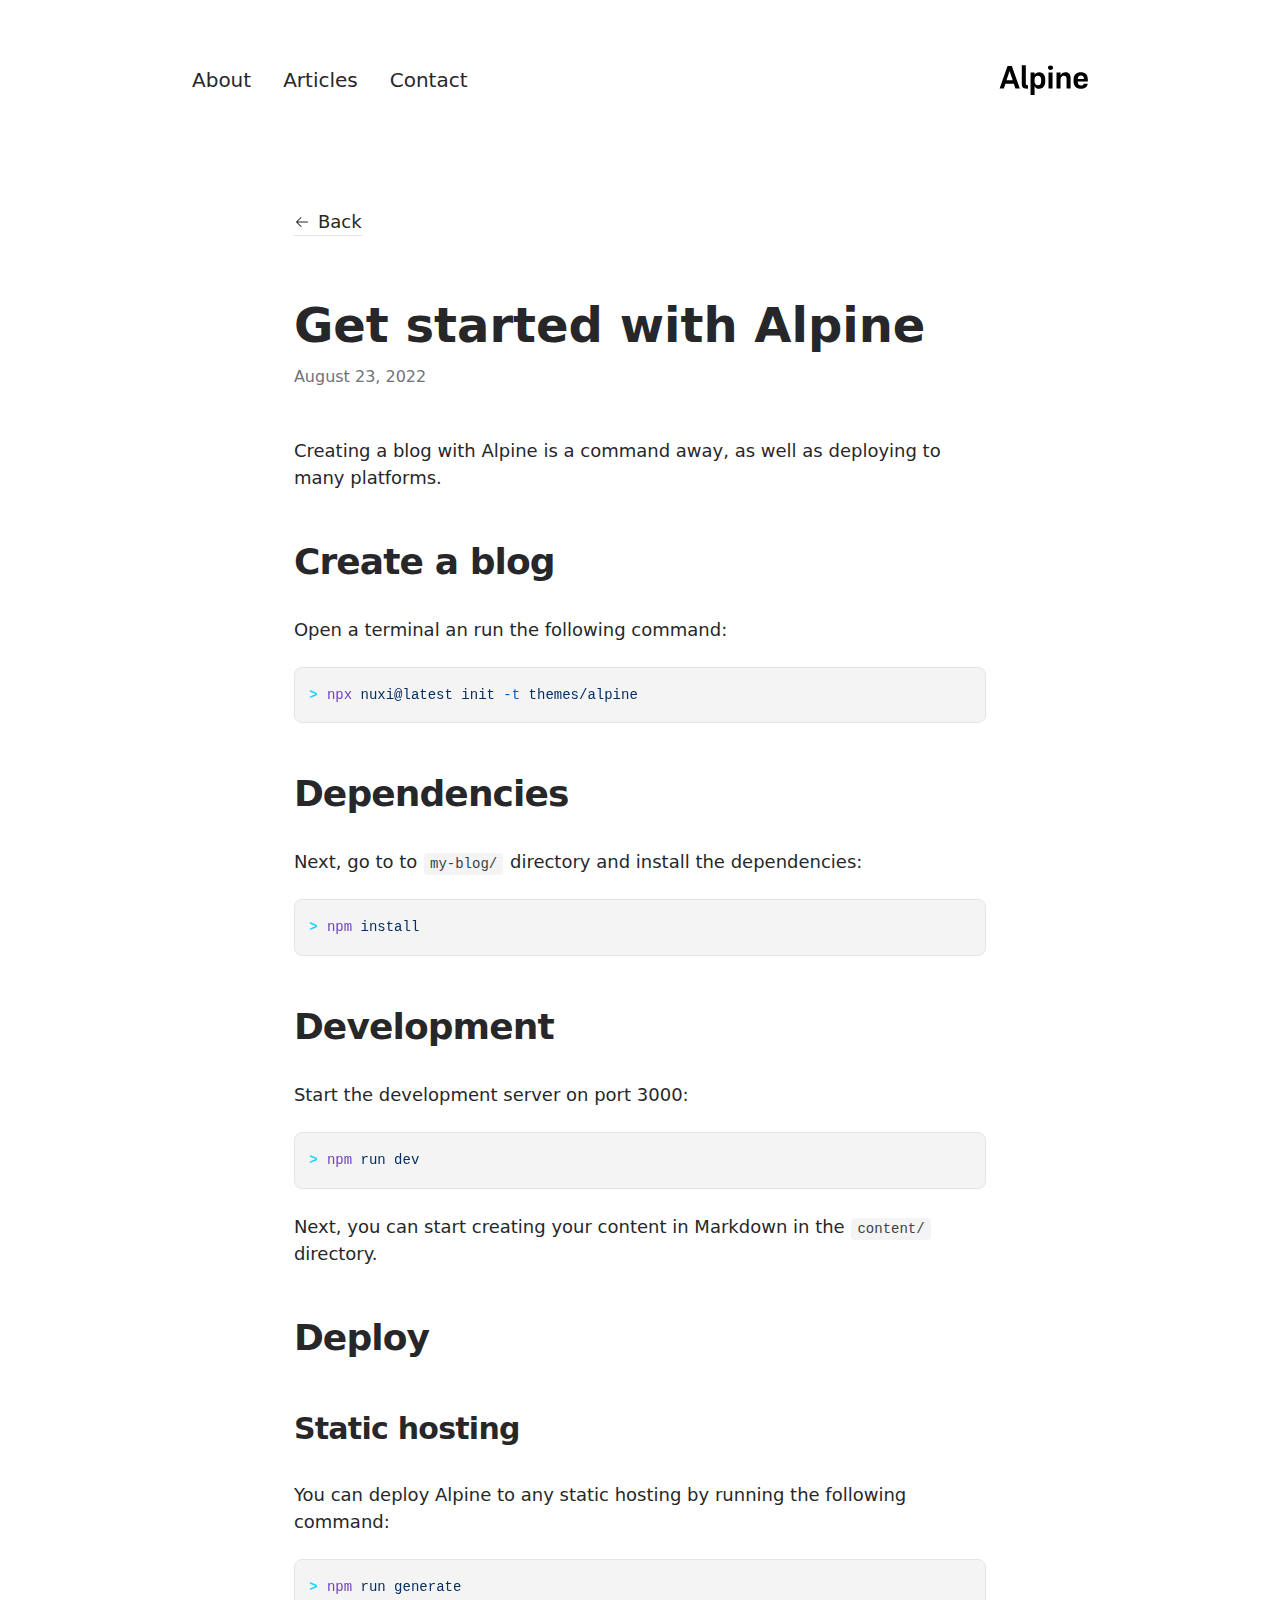
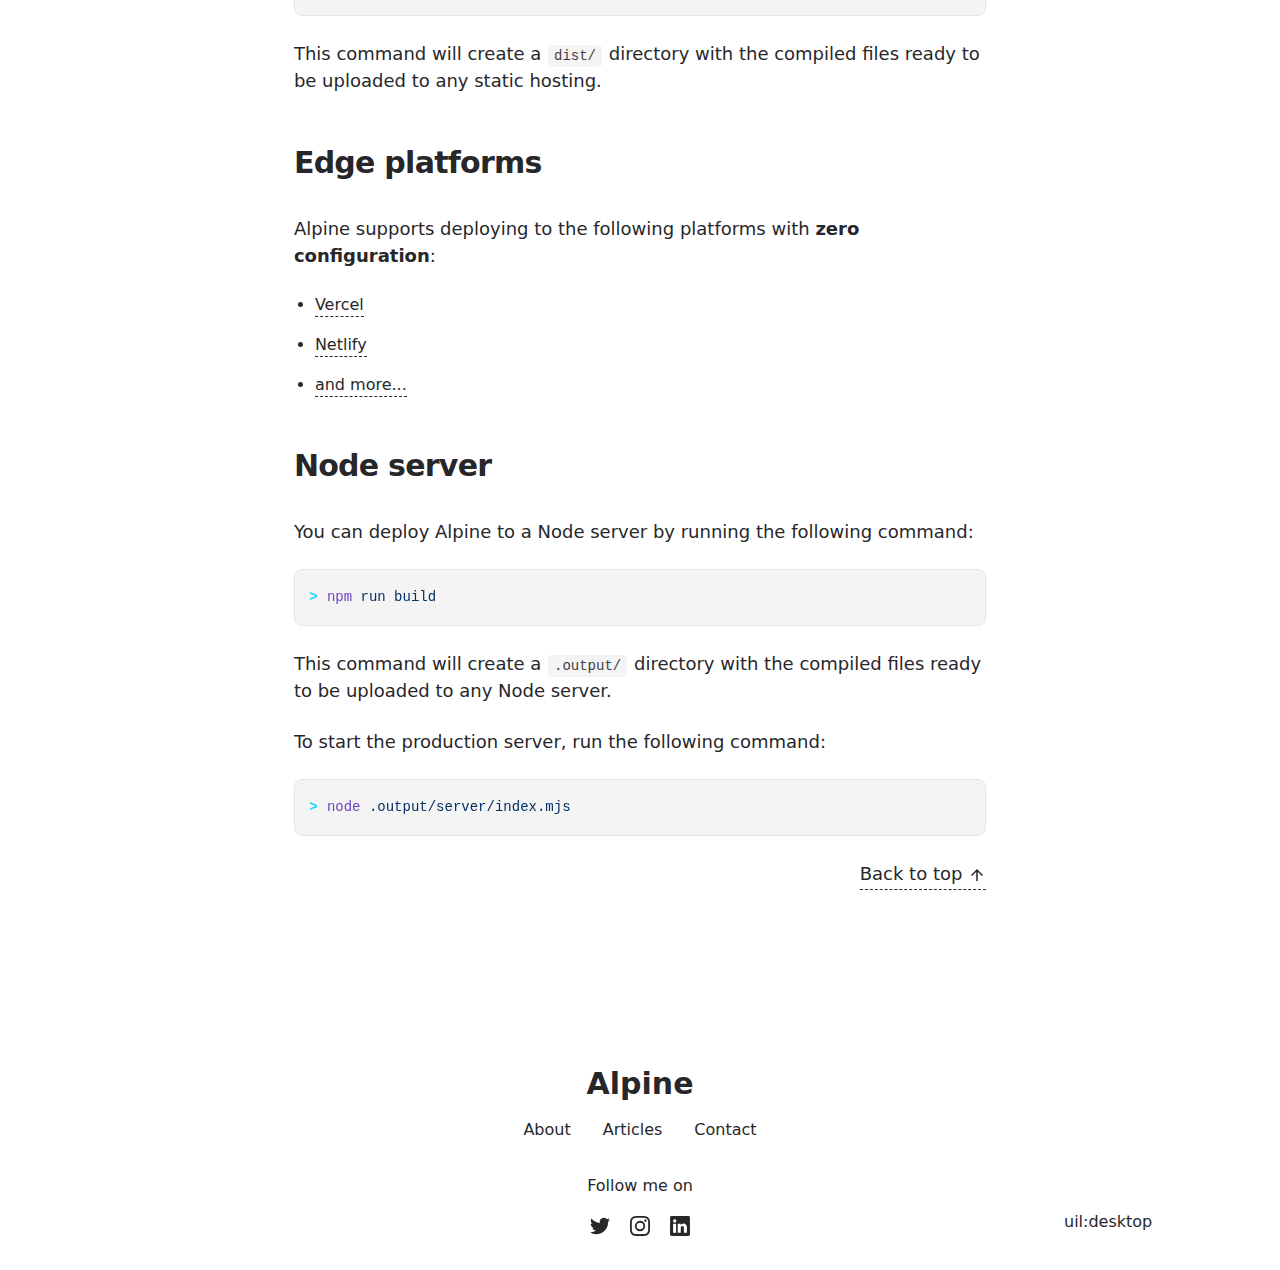
<file: articles/get-started/index.html>
<!DOCTYPE html><html lang="en"><head><meta charset="utf-8">
<meta name="viewport" content="width=device-width, initial-scale=1">
<title>Get started with Alpine</title>
<meta name="twitter:card" content="summary_large_image">
<meta property="og:image:width" content="400">
<meta property="og:image:height" content="300">
<meta property="og:image:alt" content="An image showcasing my project.">
<meta property="og:title" content="Get started with Alpine">
<meta name="description" content="Creating a blog with Alpine is a command away, as well as deploying to many platforms.">
<meta property="og:description" content="Creating a blog with Alpine is a command away, as well as deploying to many platforms.">
<meta property="og:image" content="/articles/get-started.webp">
<link rel="preload" as="fetch" crossorigin="anonymous" href="/articles/get-started/_payload.json">
<link rel="stylesheet" href="/_nuxt/entry.Xa6Y6GAw.css">
<link rel="stylesheet" href="/_nuxt/DocumentDrivenNotFound.8zYyMNao.css">
<link rel="stylesheet" href="/_nuxt/article.mNjPIZXX.css">
<link rel="stylesheet" href="/_nuxt/ProseA.0vlFU1WH.css">
<link rel="stylesheet" href="/_nuxt/ProseH1.dUFPvm72.css">
<link rel="stylesheet" href="/_nuxt/ProseP.jy_sEort.css">
<link rel="stylesheet" href="/_nuxt/ProseH2.jZNSeix5.css">
<link rel="stylesheet" href="/_nuxt/ProsePre.nIRUQbb-.css">
<link rel="stylesheet" href="/_nuxt/ProseCode.aDDQ2bTn.css">
<link rel="stylesheet" href="/_nuxt/ProseCodeInline.UGqXgu9w.css">
<link rel="stylesheet" href="/_nuxt/ProseH3.V6-pY15F.css">
<link rel="stylesheet" href="/_nuxt/ProseStrong.l4OPQxG0.css">
<link rel="stylesheet" href="/_nuxt/ProseUl.NEFh07KC.css">
<link rel="stylesheet" href="/_nuxt/ProseLi.7Z_Kl6xc.css">
<link rel="modulepreload" as="script" crossorigin href="/_nuxt/entry.suJVOAAL.js">
<link rel="modulepreload" as="script" crossorigin href="/_nuxt/NuxtImg.7nLQ_y8B.js">
<link rel="modulepreload" as="script" crossorigin href="/_nuxt/document-driven.SywctvTi.js">
<link rel="modulepreload" as="script" crossorigin href="/_nuxt/DocumentDrivenEmpty.BQxjJgbq.js">
<link rel="modulepreload" as="script" crossorigin href="/_nuxt/ContentRenderer.ttZ_DU8o.js">
<link rel="modulepreload" as="script" crossorigin href="/_nuxt/ContentRendererMarkdown.vue.Zz4Zl_60.js">
<link rel="modulepreload" as="script" crossorigin href="/_nuxt/DocumentDrivenNotFound.ohmiGXAj.js">
<link rel="modulepreload" as="script" crossorigin href="/_nuxt/article.EUMhWUwu.js">
<link rel="modulepreload" as="script" crossorigin href="/_nuxt/ProseA.dwk-y0Xm.js">
<link rel="modulepreload" as="script" crossorigin href="/_nuxt/date.3uOv5BcS.js">
<link rel="modulepreload" as="script" crossorigin href="/_nuxt/ContentRendererMarkdown.kvz2H9lU.js">
<link rel="modulepreload" as="script" crossorigin href="/_nuxt/ProseH1.Iz2Ic4bt.js">
<link rel="modulepreload" as="script" crossorigin href="/_nuxt/ProseP.2AgSIrXe.js">
<link rel="modulepreload" as="script" crossorigin href="/_nuxt/ProseH2.HAlcE0M5.js">
<link rel="modulepreload" as="script" crossorigin href="/_nuxt/ProsePre.P5GaAxph.js">
<link rel="modulepreload" as="script" crossorigin href="/_nuxt/ProseCode.rqBzqf_P.js">
<link rel="modulepreload" as="script" crossorigin href="/_nuxt/ProseCodeInline.wdYEnTDr.js">
<link rel="modulepreload" as="script" crossorigin href="/_nuxt/ProseH3.kEiWsAuc.js">
<link rel="modulepreload" as="script" crossorigin href="/_nuxt/ProseStrong.HIR31kY7.js">
<link rel="modulepreload" as="script" crossorigin href="/_nuxt/ProseUl.pL6PK2S4.js">
<link rel="modulepreload" as="script" crossorigin href="/_nuxt/ProseLi.r_fRlPe_.js">
<link rel="prefetch" as="script" crossorigin href="/_nuxt/default.yk-9WRNf.js">
<link rel="prefetch" as="script" crossorigin href="/_nuxt/page.FPyUCWic.js">
<link rel="prefetch" as="script" crossorigin href="/_nuxt/client-db.99oGcEHM.js">
<link rel="prefetch" as="style" href="/_nuxt/useStudio.5vfyueRC.css">
<link rel="prefetch" as="script" crossorigin href="/_nuxt/useStudio.45nNho7I.js">
<link rel="prefetch" as="style" href="/_nuxt/error-404._LjjY-y0.css">
<link rel="prefetch" as="script" crossorigin href="/_nuxt/error-404.KaxsfTL4.js">
<link rel="prefetch" as="style" href="/_nuxt/error-500.Ke0_YfD7.css">
<link rel="prefetch" as="script" crossorigin href="/_nuxt/error-500.boXSA_Je.js">
<script type="module" src="/_nuxt/entry.suJVOAAL.js" crossorigin></script><style id="pinceau-runtime-hydratable">@media{.phy[--]{--puid:00zzMw-v;}.pv-jNhNE6{max-width:var(--elements-container-maxWidth);padding-left:var(--elements-container-padding-mobile);padding-right:var(--elements-container-padding-mobile);}@media (min-width: 475px){.pv-jNhNE6{padding-left:var(--elements-container-padding-xs);padding-right:var(--elements-container-padding-xs);}}@media (min-width: 640px){.pv-jNhNE6{padding-left:var(--elements-container-padding-sm);padding-right:var(--elements-container-padding-sm);}}@media (min-width: 768px){.pv-jNhNE6{padding-left:var(--elements-container-padding-md);padding-right:var(--elements-container-padding-md);}}} </style><style id="pinceau-theme">@media { :root {--pinceau-mq: initial; --alpine-readableLine: 68ch;--alpine-backdrop-backgroundColor: #f4f4f5b3;--prose-code-inline-padding: 0.2rem 0.375rem 0.2rem 0.375rem;--prose-code-block-backdropFilter: contrast(1);--prose-code-block-border-style: solid;--prose-code-block-border-width: 1px;--prose-tbody-tr-borderBottom-style: dashed;--prose-tbody-tr-borderBottom-width: 1px;--prose-th-textAlign: inherit;--prose-thead-borderBottom-style: solid;--prose-thead-borderBottom-width: 1px;--prose-thead-border-style: solid;--prose-thead-border-width: 0px;--prose-table-textAlign: start;--prose-hr-width: 1px;--prose-hr-style: solid;--prose-li-listStylePosition: outside;--prose-ol-li-markerColor: currentColor;--prose-ol-paddingInlineStart: 21px;--prose-ol-listStyleType: decimal;--prose-ul-li-markerColor: currentColor;--prose-ul-paddingInlineStart: 21px;--prose-ul-listStyleType: disc;--prose-blockquote-border-style: solid;--prose-blockquote-border-width: 4px;--prose-blockquote-quotes: '201C' '201D' '2018' '2019';--prose-blockquote-paddingInlineStart: 24px;--prose-a-code-color-hover: currentColor;--prose-a-code-color-static: currentColor;--prose-a-hasCode-borderBottom: none;--prose-a-border-distance: 2px;--prose-a-border-color-hover: currentColor;--prose-a-border-color-static: currentColor;--prose-a-border-style-hover: solid;--prose-a-border-style-static: dashed;--prose-a-border-width: 1px;--prose-a-color-static: inherit;--prose-a-textDecoration: none;--prose-h6-margin: 3rem 0 2rem;--prose-h5-margin: 3rem 0 2rem;--prose-h4-margin: 3rem 0 2rem;--prose-h3-margin: 3rem 0 2rem;--prose-h2-margin: 3rem 0 2rem;--prose-h1-margin: 0 0 2rem;--prose-p-fontSize: 18px;--typography-lead-loose: 2;--typography-lead-relaxed: 1.625;--typography-lead-normal: 1.5;--typography-lead-snug: 1.375;--typography-lead-tight: 1.25;--typography-lead-none: 1;--typography-lead-10: 2.5rem;--typography-lead-9: 2.25rem;--typography-lead-8: 2rem;--typography-lead-7: 1.75rem;--typography-lead-6: 1.5rem;--typography-lead-5: 1.25rem;--typography-lead-4: 1rem;--typography-lead-3: .75rem;--typography-lead-2: .5rem;--typography-lead-1: .025rem;--typography-fontWeight-black: 900;--typography-fontWeight-extrabold: 800;--typography-fontWeight-bold: 700;--typography-fontWeight-semibold: 600;--typography-fontWeight-medium: 500;--typography-fontWeight-normal: 400;--typography-fontWeight-light: 300;--typography-fontWeight-extralight: 200;--typography-fontWeight-thin: 100;--typography-fontSize-9xl: 128px;--typography-fontSize-8xl: 96px;--typography-fontSize-7xl: 72px;--typography-fontSize-6xl: 60px;--typography-fontSize-5xl: 48px;--typography-fontSize-4xl: 36px;--typography-fontSize-3xl: 30px;--typography-fontSize-2xl: 24px;--typography-fontSize-xl: 20px;--typography-fontSize-lg: 18px;--typography-fontSize-base: 16px;--typography-fontSize-sm: 14px;--typography-fontSize-xs: 12px;--typography-letterSpacing-wide: 0.025em;--typography-letterSpacing-tight: -0.025em;--typography-verticalMargin-base: 24px;--typography-verticalMargin-sm: 16px;--elements-border-secondary-hover: [object Object];--elements-backdrop-background: #fffc;--elements-backdrop-filter: saturate(200%) blur(20px);--elements-container-maxWidth: 64rem;--lead-loose: 2;--lead-relaxed: 1.625;--lead-normal: 1.5;--lead-snug: 1.375;--lead-tight: 1.25;--lead-none: 1;--lead-10: 2.5rem;--lead-9: 2.25rem;--lead-8: 2rem;--lead-7: 1.75rem;--lead-6: 1.5rem;--lead-5: 1.25rem;--lead-4: 1rem;--lead-3: .75rem;--lead-2: .5rem;--lead-1: .025rem;--letterSpacing-widest: 0.1em;--letterSpacing-wider: 0.05em;--letterSpacing-wide: 0.025em;--letterSpacing-normal: 0em;--letterSpacing-tight: -0.025em;--letterSpacing-tighter: -0.05em;--fontSize-9xl: 8rem;--fontSize-8xl: 6rem;--fontSize-7xl: 4.5rem;--fontSize-6xl: 3.75rem;--fontSize-5xl: 3rem;--fontSize-4xl: 2.25rem;--fontSize-3xl: 1.875rem;--fontSize-2xl: 1.5rem;--fontSize-xl: 1.25rem;--fontSize-lg: 1.125rem;--fontSize-base: 1rem;--fontSize-sm: 0.875rem;--fontSize-xs: 0.75rem;--fontWeight-black: 900;--fontWeight-extrabold: 800;--fontWeight-bold: 700;--fontWeight-semibold: 600;--fontWeight-medium: 500;--fontWeight-normal: 400;--fontWeight-light: 300;--fontWeight-extralight: 200;--fontWeight-thin: 100;--font-mono: ui-monospace, SFMono-Regular, Menlo, Monaco, Consolas, Liberation Mono, Courier New, monospace;--font-serif: ui-serif, Georgia, Cambria, Times New Roman, Times, serif;--font-sans: ui-sans-serif, system-ui, -apple-system, BlinkMacSystemFont, Segoe UI, Roboto, Helvetica Neue, Arial, Noto Sans, sans-serif, Apple Color Emoji, Segoe UI Emoji, Segoe UI Symbol, Noto Color Emoji;--opacity-total: 1;--opacity-high: 0.8;--opacity-medium: 0.5;--opacity-soft: 0.3;--opacity-light: 0.15;--opacity-bright: 0.1;--opacity-noOpacity: 0;--borderWidth-lg: 3px;--borderWidth-md: 2px;--borderWidth-sm: 1px;--borderWidth-noBorder: 0;--space-rem-875: 0.875rem;--space-rem-625: 0.625rem;--space-rem-375: 0.375rem;--space-rem-125: 0.125rem;--space-px: 1px;--space-128: 32rem;--space-96: 24rem;--space-80: 20rem;--space-72: 18rem;--space-64: 16rem;--space-60: 15rem;--space-56: 14rem;--space-52: 13rem;--space-48: 12rem;--space-44: 11rem;--space-40: 10rem;--space-36: 9rem;--space-32: 8rem;--space-28: 7rem;--space-24: 6rem;--space-20: 5rem;--space-16: 4rem;--space-14: 3.5rem;--space-12: 3rem;--space-11: 2.75rem;--space-10: 2.5rem;--space-9: 2.25rem;--space-8: 2rem;--space-7: 1.75rem;--space-6: 1.5rem;--space-5: 1.25rem;--space-4: 1rem;--space-3: 0.75rem;--space-2: 0.5rem;--space-1: 0.25rem;--space-0: 0px;--size-full: 100%;--size-7xl: 80rem;--size-6xl: 72rem;--size-5xl: 64rem;--size-4xl: 56rem;--size-3xl: 48rem;--size-2xl: 42rem;--size-xl: 36rem;--size-lg: 32rem;--size-md: 28rem;--size-sm: 24rem;--size-xs: 20rem;--size-200: 200px;--size-104: 104px;--size-80: 80px;--size-64: 64px;--size-56: 56px;--size-48: 48px;--size-40: 40px;--size-32: 32px;--size-24: 24px;--size-20: 20px;--size-16: 16px;--size-12: 12px;--size-8: 8px;--size-6: 6px;--size-4: 4px;--size-2: 2px;--size-0: 0px;--radii-full: 9999px;--radii-3xl: 1.75rem;--radii-2xl: 1.5rem;--radii-xl: 1rem;--radii-lg: 0.75rem;--radii-md: 0.5rem;--radii-sm: 0.375rem;--radii-xs: 0.25rem;--radii-2xs: 0.125rem;--radii-none: 0px;--shadow-none: 0px 0px 0px 0px transparent;--shadow-lg: 0px 10px 15px -3px #000000, 0px 4px 6px -4px #000000;--shadow-md: 0px 4px 6px -1px #000000, 0px 2px 4px -2px #000000;--shadow-sm: 0px 1px 3px 0px #000000, 0px 1px 2px -1px #000000;--shadow-xs: 0px 1px 2px 0px #000000;--height-screen: 100vh;--width-screen: 100vw;--color-primary-900: #002e38;--color-primary-800: #005c70;--color-primary-700: #008aa9;--color-primary-600: #00b9e1;--color-primary-500: #1ad6ff;--color-primary-400: #40ddff;--color-primary-300: #66e4ff;--color-primary-200: #8deaff;--color-primary-100: #b3f1ff;--color-primary-50: #d9f8ff;--color-ruby-900: #380011;--color-ruby-800: #700021;--color-ruby-700: #a90032;--color-ruby-600: #e10043;--color-ruby-500: #ff1a5e;--color-ruby-400: #ff4079;--color-ruby-300: #ff6694;--color-ruby-200: #ff8dae;--color-ruby-100: #ffb3c9;--color-ruby-50: #ffd9e4;--color-pink-900: #380025;--color-pink-800: #70004b;--color-pink-700: #a90070;--color-pink-600: #e10095;--color-pink-500: #ff1ab2;--color-pink-400: #ff40bf;--color-pink-300: #ff66cc;--color-pink-200: #ff8dd8;--color-pink-100: #ffb3e5;--color-pink-50: #ffd9f2;--color-purple-900: #190038;--color-purple-800: #330070;--color-purple-700: #4c00a9;--color-purple-600: #6500e1;--color-purple-500: #811aff;--color-purple-400: #9640ff;--color-purple-300: #ab66ff;--color-purple-200: #c08dff;--color-purple-100: #d5b3ff;--color-purple-50: #ead9ff;--color-royalblue-900: #0b0531;--color-royalblue-800: #160a62;--color-royalblue-700: #211093;--color-royalblue-600: #2c15c4;--color-royalblue-500: #4127e8;--color-royalblue-400: #614bec;--color-royalblue-300: #806ff0;--color-royalblue-200: #a093f3;--color-royalblue-100: #c0b7f7;--color-royalblue-50: #dfdbfb;--color-indigoblue-900: #001238;--color-indigoblue-800: #002370;--color-indigoblue-700: #0035a9;--color-indigoblue-600: #0047e1;--color-indigoblue-500: #1a62ff;--color-indigoblue-400: #407cff;--color-indigoblue-300: #6696ff;--color-indigoblue-200: #8db0ff;--color-indigoblue-100: #b3cbff;--color-indigoblue-50: #d9e5ff;--color-blue-900: #002438;--color-blue-800: #004870;--color-blue-700: #006ca9;--color-blue-600: #0090e1;--color-blue-500: #1aadff;--color-blue-400: #40bbff;--color-blue-300: #66c8ff;--color-blue-200: #8dd6ff;--color-blue-100: #b3e4ff;--color-blue-50: #d9f1ff;--color-lightblue-900: #002e38;--color-lightblue-800: #005c70;--color-lightblue-700: #008aa9;--color-lightblue-600: #00b9e1;--color-lightblue-500: #1ad6ff;--color-lightblue-400: #40ddff;--color-lightblue-300: #66e4ff;--color-lightblue-200: #8deaff;--color-lightblue-100: #b3f1ff;--color-lightblue-50: #d9f8ff;--color-teal-900: #062a28;--color-teal-800: #0b544f;--color-teal-700: #117d77;--color-teal-600: #16a79e;--color-teal-500: #1cd1c6;--color-teal-400: #36e4da;--color-teal-300: #5fe9e1;--color-teal-200: #87efe9;--color-teal-100: #aff4f0;--color-teal-50: #d7faf8;--color-pear-900: #2a2b09;--color-pear-800: #545512;--color-pear-700: #7e801b;--color-pear-600: #a8aa24;--color-pear-500: #d0d32f;--color-pear-400: #d8da52;--color-pear-300: #e0e274;--color-pear-200: #e8e997;--color-pear-100: #eff0ba;--color-pear-50: #f7f8dc;--color-red-900: #380300;--color-red-800: #700700;--color-red-700: #a90a00;--color-red-600: #e10e00;--color-red-500: #ff281a;--color-red-400: #ff4c40;--color-red-300: #ff7066;--color-red-200: #ff948d;--color-red-100: #ffb7b3;--color-red-50: #ffdbd9;--color-orange-900: #381800;--color-orange-800: #702f00;--color-orange-700: #a94700;--color-orange-600: #e15e00;--color-orange-500: #ff7a1a;--color-orange-400: #ff9040;--color-orange-300: #ffa666;--color-orange-200: #ffbd8d;--color-orange-100: #ffd3b3;--color-orange-50: #ffe9d9;--color-yellow-900: #362b03;--color-yellow-800: #6d5605;--color-yellow-700: #a38108;--color-yellow-600: #daac0a;--color-yellow-500: #f5c828;--color-yellow-400: #f7d14c;--color-yellow-300: #f8da70;--color-yellow-200: #fae393;--color-yellow-100: #fcedb7;--color-yellow-50: #fdf6db;--color-green-900: #003f25;--color-green-800: #005e38;--color-green-700: #007e4a;--color-green-600: #009d5d;--color-green-500: #00bd6f;--color-green-400: #00dc82;--color-green-300: #30ffaa;--color-green-200: #83ffcc;--color-green-100: #acffdd;--color-green-50: #d6ffee;--color-gray-900: #18181B;--color-gray-800: #27272A;--color-gray-700: #3f3f46;--color-gray-600: #52525B;--color-gray-500: #71717A;--color-gray-400: #a1a1aa;--color-gray-300: #D4d4d8;--color-gray-200: #e4e4e7;--color-gray-100: #f4f4f5;--color-gray-50: #fafafa;--color-black: #0c0c0d;--color-white: #FFFFFF;--media-portrait: only screen and (orientation: portrait);--media-landscape: only screen and (orientation: landscape);--media-rm: (prefers-reduced-motion: reduce);--media-2xl: (min-width: 1536px);--media-xl: (min-width: 1280px);--media-lg: (min-width: 1024px);--media-md: (min-width: 768px);--media-sm: (min-width: 640px);--media-xs: (min-width: 475px);--alpine-body-color: var(--color-gray-800);--alpine-body-backgroundColor: var(--color-white);--prose-code-inline-fontWeight: var(--typography-fontWeight-normal);--prose-code-inline-fontSize: var(--typography-fontSize-sm);--prose-code-inline-borderRadius: var(--radii-xs);--prose-code-block-pre-padding: var(--typography-verticalMargin-sm);--prose-code-block-margin: var(--typography-verticalMargin-base) 0;--prose-code-block-fontSize: var(--typography-fontSize-sm);--prose-tbody-code-inline-fontSize: var(--typography-fontSize-sm);--prose-tbody-td-padding: var(--typography-verticalMargin-sm);--prose-th-fontWeight: var(--typography-fontWeight-semibold);--prose-th-padding: 0 var(--typography-verticalMargin-sm) var(--typography-verticalMargin-sm) var(--typography-verticalMargin-sm);--prose-table-lineHeight: var(--typography-lead-6);--prose-table-fontSize: var(--typography-fontSize-sm);--prose-table-margin: var(--typography-verticalMargin-base) 0;--prose-hr-margin: var(--typography-verticalMargin-base) 0;--prose-li-margin: var(--typography-verticalMargin-sm) 0;--prose-ol-margin: var(--typography-verticalMargin-base) 0;--prose-ul-margin: var(--typography-verticalMargin-base) 0;--prose-blockquote-margin: var(--typography-verticalMargin-base) 0;--prose-a-code-border-style: var(--prose-a-border-style-static);--prose-a-code-border-width: var(--prose-a-border-width);--prose-a-fontWeight: var(--typography-fontWeight-medium);--prose-img-margin: var(--typography-verticalMargin-base) 0;--prose-strong-fontWeight: var(--typography-fontWeight-semibold);--prose-h6-iconSize: var(--typography-fontSize-base);--prose-h6-fontWeight: var(--typography-fontWeight-semibold);--prose-h6-lineHeight: var(--typography-lead-normal);--prose-h6-fontSize: var(--typography-fontSize-lg);--prose-h5-iconSize: var(--typography-fontSize-lg);--prose-h5-fontWeight: var(--typography-fontWeight-semibold);--prose-h5-lineHeight: var(--typography-lead-snug);--prose-h5-fontSize: var(--typography-fontSize-xl);--prose-h4-iconSize: var(--typography-fontSize-lg);--prose-h4-letterSpacing: var(--typography-letterSpacing-tight);--prose-h4-fontWeight: var(--typography-fontWeight-semibold);--prose-h4-lineHeight: var(--typography-lead-snug);--prose-h4-fontSize: var(--typography-fontSize-2xl);--prose-h3-iconSize: var(--typography-fontSize-xl);--prose-h3-letterSpacing: var(--typography-letterSpacing-tight);--prose-h3-fontWeight: var(--typography-fontWeight-semibold);--prose-h3-lineHeight: var(--typography-lead-snug);--prose-h3-fontSize: var(--typography-fontSize-3xl);--prose-h2-iconSize: var(--typography-fontSize-2xl);--prose-h2-letterSpacing: var(--typography-letterSpacing-tight);--prose-h2-fontWeight: var(--typography-fontWeight-semibold);--prose-h2-lineHeight: var(--typography-lead-tight);--prose-h2-fontSize: var(--typography-fontSize-4xl);--prose-h1-iconSize: var(--typography-fontSize-3xl);--prose-h1-letterSpacing: var(--typography-letterSpacing-tight);--prose-h1-fontWeight: var(--typography-fontWeight-bold);--prose-h1-lineHeight: var(--typography-lead-tight);--prose-h1-fontSize: var(--typography-fontSize-5xl);--prose-p-br-margin: var(--typography-verticalMargin-base) 0 0 0;--prose-p-margin: var(--typography-verticalMargin-base) 0;--prose-p-lineHeight: var(--typography-lead-normal);--typography-color-primary-900: var(--color-primary-900);--typography-color-primary-800: var(--color-primary-800);--typography-color-primary-700: var(--color-primary-700);--typography-color-primary-600: var(--color-primary-600);--typography-color-primary-500: var(--color-primary-500);--typography-color-primary-400: var(--color-primary-400);--typography-color-primary-300: var(--color-primary-300);--typography-color-primary-200: var(--color-primary-200);--typography-color-primary-100: var(--color-primary-100);--typography-color-primary-50: var(--color-primary-50);--typography-font-code: var(--font-mono);--typography-font-body: var(--font-sans);--typography-font-display: var(--font-sans);--typography-body-backgroundColor: var(--color-white);--typography-body-color: var(--color-black);--elements-state-danger-borderColor-secondary: var(--color-red-200);--elements-state-danger-borderColor-primary: var(--color-red-100);--elements-state-danger-backgroundColor-secondary: var(--color-red-100);--elements-state-danger-backgroundColor-primary: var(--color-red-50);--elements-state-danger-color-secondary: var(--color-red-600);--elements-state-danger-color-primary: var(--color-red-500);--elements-state-warning-borderColor-secondary: var(--color-yellow-200);--elements-state-warning-borderColor-primary: var(--color-yellow-100);--elements-state-warning-backgroundColor-secondary: var(--color-yellow-100);--elements-state-warning-backgroundColor-primary: var(--color-yellow-50);--elements-state-warning-color-secondary: var(--color-yellow-700);--elements-state-warning-color-primary: var(--color-yellow-600);--elements-state-success-borderColor-secondary: var(--color-green-200);--elements-state-success-borderColor-primary: var(--color-green-100);--elements-state-success-backgroundColor-secondary: var(--color-green-100);--elements-state-success-backgroundColor-primary: var(--color-green-50);--elements-state-success-color-secondary: var(--color-green-600);--elements-state-success-color-primary: var(--color-green-500);--elements-state-info-borderColor-secondary: var(--color-blue-200);--elements-state-info-borderColor-primary: var(--color-blue-100);--elements-state-info-backgroundColor-secondary: var(--color-blue-100);--elements-state-info-backgroundColor-primary: var(--color-blue-50);--elements-state-info-color-secondary: var(--color-blue-600);--elements-state-info-color-primary: var(--color-blue-500);--elements-state-primary-borderColor-secondary: var(--color-primary-200);--elements-state-primary-borderColor-primary: var(--color-primary-100);--elements-state-primary-backgroundColor-secondary: var(--color-primary-100);--elements-state-primary-backgroundColor-primary: var(--color-primary-50);--elements-state-primary-color-secondary: var(--color-primary-700);--elements-state-primary-color-primary: var(--color-primary-600);--elements-surface-secondary-backgroundColor: var(--color-gray-200);--elements-surface-primary-backgroundColor: var(--color-gray-100);--elements-surface-background-base: var(--color-gray-100);--elements-border-secondary-static: var(--color-gray-200);--elements-border-primary-hover: var(--color-gray-200);--elements-border-primary-static: var(--color-gray-100);--elements-container-padding-md: var(--space-16);--elements-container-padding-sm: var(--space-12);--elements-container-padding-xs: var(--space-8);--elements-container-padding-mobile: var(--space-6);--elements-text-secondary-color-hover: var(--color-gray-700);--elements-text-secondary-color-static: var(--color-gray-500);--elements-text-primary-color-static: var(--color-gray-900);--text-6xl-lineHeight: var(--lead-none);--text-6xl-fontSize: var(--fontSize-6xl);--text-5xl-lineHeight: var(--lead-none);--text-5xl-fontSize: var(--fontSize-5xl);--text-4xl-lineHeight: var(--lead-10);--text-4xl-fontSize: var(--fontSize-4xl);--text-3xl-lineHeight: var(--lead-9);--text-3xl-fontSize: var(--fontSize-3xl);--text-2xl-lineHeight: var(--lead-8);--text-2xl-fontSize: var(--fontSize-2xl);--text-xl-lineHeight: var(--lead-7);--text-xl-fontSize: var(--fontSize-xl);--text-lg-lineHeight: var(--lead-7);--text-lg-fontSize: var(--fontSize-lg);--text-base-lineHeight: var(--lead-6);--text-base-fontSize: var(--fontSize-base);--text-sm-lineHeight: var(--lead-5);--text-sm-fontSize: var(--fontSize-sm);--text-xs-lineHeight: var(--lead-4);--text-xs-fontSize: var(--fontSize-xs);--shadow-2xl: 0px 25px 50px -12px var(--color-gray-900);--shadow-xl: 0px 20px 25px -5px var(--color-gray-400), 0px 8px 10px -6px #000000;--color-secondary-900: var(--color-gray-900);--color-secondary-800: var(--color-gray-800);--color-secondary-700: var(--color-gray-700);--color-secondary-600: var(--color-gray-600);--color-secondary-500: var(--color-gray-500);--color-secondary-400: var(--color-gray-400);--color-secondary-300: var(--color-gray-300);--color-secondary-200: var(--color-gray-200);--color-secondary-100: var(--color-gray-100);--color-secondary-50: var(--color-gray-50);--prose-a-code-background-hover: var(--typography-color-primary-50);--prose-a-code-border-color-hover: var(--typography-color-primary-500);--prose-a-color-hover: var(--typography-color-primary-500);--typography-color-secondary-900: var(--color-secondary-900);--typography-color-secondary-800: var(--color-secondary-800);--typography-color-secondary-700: var(--color-secondary-700);--typography-color-secondary-600: var(--color-secondary-600);--typography-color-secondary-500: var(--color-secondary-500);--typography-color-secondary-400: var(--color-secondary-400);--typography-color-secondary-300: var(--color-secondary-300);--typography-color-secondary-200: var(--color-secondary-200);--typography-color-secondary-100: var(--color-secondary-100);--typography-color-secondary-50: var(--color-secondary-50);--prose-code-inline-backgroundColor: var(--typography-color-secondary-100);--prose-code-inline-color: var(--typography-color-secondary-700);--prose-code-block-backgroundColor: var(--typography-color-secondary-100);--prose-code-block-color: var(--typography-color-secondary-700);--prose-code-block-border-color: var(--typography-color-secondary-200);--prose-tbody-tr-borderBottom-color: var(--typography-color-secondary-200);--prose-th-color: var(--typography-color-secondary-600);--prose-thead-borderBottom-color: var(--typography-color-secondary-200);--prose-thead-border-color: var(--typography-color-secondary-300);--prose-hr-color: var(--typography-color-secondary-200);--prose-blockquote-border-color: var(--typography-color-secondary-200);--prose-blockquote-color: var(--typography-color-secondary-500);--prose-a-code-border-color-static: var(--typography-color-secondary-400); } }@media { :root.dark {--pinceau-mq: dark; --alpine-backdrop-backgroundColor: #18181bb3;--prose-code-block-backdropFilter: contrast(1);--prose-ol-li-markerColor: currentColor;--prose-ul-li-markerColor: currentColor;--prose-a-code-color-hover: currentColor;--prose-a-code-color-static: currentColor;--prose-a-border-color-hover: currentColor;--prose-a-border-color-static: currentColor;--prose-a-color-static: inherit;--elements-backdrop-background: #0c0d0ccc;--alpine-body-color: var(--color-gray-200);--alpine-body-backgroundColor: var(--color-black);--typography-body-backgroundColor: var(--color-black);--typography-body-color: var(--color-white);--elements-state-danger-borderColor-secondary: var(--color-red-700);--elements-state-danger-borderColor-primary: var(--color-red-800);--elements-state-danger-backgroundColor-secondary: var(--color-red-800);--elements-state-danger-backgroundColor-primary: var(--color-red-900);--elements-state-danger-color-secondary: var(--color-red-200);--elements-state-danger-color-primary: var(--color-red-300);--elements-state-warning-borderColor-secondary: var(--color-yellow-700);--elements-state-warning-borderColor-primary: var(--color-yellow-800);--elements-state-warning-backgroundColor-secondary: var(--color-yellow-800);--elements-state-warning-backgroundColor-primary: var(--color-yellow-900);--elements-state-warning-color-secondary: var(--color-yellow-200);--elements-state-warning-color-primary: var(--color-yellow-400);--elements-state-success-borderColor-secondary: var(--color-green-700);--elements-state-success-borderColor-primary: var(--color-green-800);--elements-state-success-backgroundColor-secondary: var(--color-green-800);--elements-state-success-backgroundColor-primary: var(--color-green-900);--elements-state-success-color-secondary: var(--color-green-200);--elements-state-success-color-primary: var(--color-green-400);--elements-state-info-borderColor-secondary: var(--color-blue-700);--elements-state-info-borderColor-primary: var(--color-blue-800);--elements-state-info-backgroundColor-secondary: var(--color-blue-800);--elements-state-info-backgroundColor-primary: var(--color-blue-900);--elements-state-info-color-secondary: var(--color-blue-200);--elements-state-info-color-primary: var(--color-blue-400);--elements-state-primary-borderColor-secondary: var(--color-primary-700);--elements-state-primary-borderColor-primary: var(--color-primary-800);--elements-state-primary-backgroundColor-secondary: var(--color-primary-800);--elements-state-primary-backgroundColor-primary: var(--color-primary-900);--elements-state-primary-color-secondary: var(--color-primary-200);--elements-state-primary-color-primary: var(--color-primary-400);--elements-surface-secondary-backgroundColor: var(--color-gray-800);--elements-surface-primary-backgroundColor: var(--color-gray-900);--elements-surface-background-base: var(--color-gray-900);--elements-border-secondary-static: var(--color-gray-800);--elements-border-primary-hover: var(--color-gray-800);--elements-border-primary-static: var(--color-gray-900);--elements-text-secondary-color-hover: var(--color-gray-200);--elements-text-secondary-color-static: var(--color-gray-400);--elements-text-primary-color-static: var(--color-gray-50);--prose-a-code-background-hover: var(--typography-color-primary-900);--prose-a-code-border-color-hover: var(--typography-color-primary-600);--prose-a-color-hover: var(--typography-color-primary-400);--prose-code-inline-backgroundColor: var(--typography-color-secondary-800);--prose-code-inline-color: var(--typography-color-secondary-200);--prose-code-block-backgroundColor: var(--typography-color-secondary-900);--prose-code-block-color: var(--typography-color-secondary-200);--prose-code-block-border-color: var(--typography-color-secondary-800);--prose-tbody-tr-borderBottom-color: var(--typography-color-secondary-800);--prose-th-color: var(--typography-color-secondary-400);--prose-thead-borderBottom-color: var(--typography-color-secondary-800);--prose-thead-border-color: var(--typography-color-secondary-600);--prose-hr-color: var(--typography-color-secondary-800);--prose-blockquote-border-color: var(--typography-color-secondary-700);--prose-blockquote-color: var(--typography-color-secondary-400);--prose-a-code-border-color-static: var(--typography-color-secondary-600); } }</style><script>"use strict";(()=>{const a=window,e=document.documentElement,m=["dark","light"],c=window&&window.localStorage&&window.localStorage.getItem&&window.localStorage.getItem("nuxt-color-mode")||"system";let n=c==="system"?d():c;const l=e.getAttribute("data-color-mode-forced");l&&(n=l),i(n),a["__NUXT_COLOR_MODE__"]={preference:c,value:n,getColorScheme:d,addColorScheme:i,removeColorScheme:f};function i(o){const t=""+o+"",s="";e.classList?e.classList.add(t):e.className+=" "+t,s&&e.setAttribute("data-"+s,o)}function f(o){const t=""+o+"",s="";e.classList?e.classList.remove(t):e.className=e.className.replace(new RegExp(t,"g"),""),s&&e.removeAttribute("data-"+s)}function r(o){return a.matchMedia("(prefers-color-scheme"+o+")")}function d(){if(a.matchMedia&&r("").media!=="not all"){for(const o of m)if(r(":"+o).matches)return o}return"light"}})();
</script></head><body><div id="__nuxt"><div class="container pv-jNhNE6 pc-00zzMw app-layout" data-v-7ee468eb data-v-0768408f><!--[--><div class="nuxt-progress" style="width:0%;height:3px;opacity:0;background-size:Infinity% auto;" data-v-7ee468eb></div><header class="right" data-v-7ee468eb data-v-2d974873><div class="menu" data-v-2d974873><button aria-label="Navigation Menu" data-v-2d974873><svg width="24" height="24" viewBox="0 0 68 68" fill="currentColor" xmlns="http://www.w3.org/2000/svg" data-v-2d974873><path d="M8 34C8 32.1362 8 31.2044 8.30448 30.4693C8.71046 29.4892 9.48915 28.7105 10.4693 28.3045C11.2044 28 12.1362 28 14 28C15.8638 28 16.7956 28 17.5307 28.3045C18.5108 28.7105 19.2895 29.4892 19.6955 30.4693C20 31.2044 20 32.1362 20 34C20 35.8638 20 36.7956 19.6955 37.5307C19.2895 38.5108 18.5108 39.2895 17.5307 39.6955C16.7956 40 15.8638 40 14 40C12.1362 40 11.2044 40 10.4693 39.6955C9.48915 39.2895 8.71046 38.5108 8.30448 37.5307C8 36.7956 8 35.8638 8 34Z" data-v-2d974873></path><path d="M28 34C28 32.1362 28 31.2044 28.3045 30.4693C28.7105 29.4892 29.4892 28.7105 30.4693 28.3045C31.2044 28 32.1362 28 34 28C35.8638 28 36.7956 28 37.5307 28.3045C38.5108 28.7105 39.2895 29.4892 39.6955 30.4693C40 31.2044 40 32.1362 40 34C40 35.8638 40 36.7956 39.6955 37.5307C39.2895 38.5108 38.5108 39.2895 37.5307 39.6955C36.7956 40 35.8638 40 34 40C32.1362 40 31.2044 40 30.4693 39.6955C29.4892 39.2895 28.7105 38.5108 28.3045 37.5307C28 36.7956 28 35.8638 28 34Z" data-v-2d974873></path><path d="M48 34C48 32.1362 48 31.2044 48.3045 30.4693C48.7105 29.4892 49.4892 28.7105 50.4693 28.3045C51.2044 28 52.1362 28 54 28C55.8638 28 56.7956 28 57.5307 28.3045C58.5108 28.7105 59.2895 29.4892 59.6955 30.4693C60 31.2044 60 32.1362 60 34C60 35.8638 60 36.7956 59.6955 37.5307C59.2895 38.5108 58.5108 39.2895 57.5307 39.6955C56.7956 40 55.8638 40 54 40C52.1362 40 51.2044 40 50.4693 39.6955C49.4892 39.2895 48.7105 38.5108 48.3045 37.5307C48 36.7956 48 35.8638 48 34Z" data-v-2d974873></path></svg></button></div><div class="overlay" data-v-2d974873><nav data-v-2d974873 data-v-58002502><ul data-v-58002502><!--[--><li data-v-58002502><a href="/" class="" data-v-58002502><span class="underline-fx" data-v-58002502></span> About</a></li><li data-v-58002502><a href="/articles" class="" data-v-58002502><span class="underline-fx" data-v-58002502></span> Articles</a></li><li data-v-58002502><a href="/contact" class="" data-v-58002502><span class="underline-fx" data-v-58002502></span> Contact</a></li><!--]--></ul></nav></div><div class="logo" data-v-2d974873><a href="/" class="" data-v-2d974873><img src="/logo-dark.svg" class="dark-img" alt="alpine" width="89" height="31" data-v-2d974873><img src="/logo.svg" class="light-img" alt="alpine" width="89" height="31" data-v-2d974873></a></div><div class="main-nav" data-v-2d974873><nav data-v-2d974873 data-v-58002502><ul data-v-58002502><!--[--><li data-v-58002502><a href="/" class="" data-v-58002502><span class="underline-fx" data-v-58002502></span> About</a></li><li data-v-58002502><a href="/articles" class="" data-v-58002502><span class="underline-fx" data-v-58002502></span> Articles</a></li><li data-v-58002502><a href="/contact" class="" data-v-58002502><span class="underline-fx" data-v-58002502></span> Contact</a></li><!--]--></ul></nav></div></header><!--[--><div class="document-driven-page"><article data-v-04daa2a6><a href="/articles" class="back" data-v-04daa2a6><svg xmlns="http://www.w3.org/2000/svg" xmlns:xlink="http://www.w3.org/1999/xlink" aria-hidden="true" role="img" class="icon" data-v-04daa2a6 style="" width="1em" height="1em" viewBox="0 0 256 256" data-v-60a64bd7><path fill="currentColor" d="M224 128a8 8 0 0 1-8 8H59.31l58.35 58.34a8 8 0 0 1-11.32 11.32l-72-72a8 8 0 0 1 0-11.32l72-72a8 8 0 0 1 11.32 11.32L59.31 120H216a8 8 0 0 1 8 8"/></svg><span data-v-04daa2a6> Back </span></a><header data-v-04daa2a6><h1 class="title" data-v-04daa2a6>Get started with Alpine</h1><time datetime="2022-08-23T00:00:00.000Z" data-v-04daa2a6>August 23, 2022</time></header><div class="prose" data-v-04daa2a6><!--[--><div><h1 id="get-started-with-alpine" data-v-f7b724f8><a aria-current="page" href="/articles/get-started#get-started-with-alpine" class="router-link-active router-link-exact-active" data-v-f7b724f8><!--[-->Get started with Alpine<!--]--><!----></a></h1><p data-v-1f2e389d><!--[-->Creating a blog with Alpine is a command away, as well as deploying to many platforms.<!--]--></p><h2 id="create-a-blog" data-v-d29b0cd4><a aria-current="page" href="/articles/get-started#create-a-blog" class="router-link-active router-link-exact-active" data-v-d29b0cd4><!--[-->Create a blog<!--]--><!----></a></h2><p data-v-1f2e389d><!--[-->Open a terminal an run the following command:<!--]--></p><div class="highlight-bash prose-code" meta data-v-4ac9d5e8><!----><!--[--><pre class="language-bash shiki shiki-themes github-light github-dark" style=""><!--[--><code><span class="line" line="1"><span style="--shiki-default:#6F42C1;--shiki-dark:#B392F0">npx</span><span style="--shiki-default:#032F62;--shiki-dark:#9ECBFF"> nuxi@latest</span><span style="--shiki-default:#032F62;--shiki-dark:#9ECBFF"> init</span><span style="--shiki-default:#005CC5;--shiki-dark:#79B8FF"> -t</span><span style="--shiki-default:#032F62;--shiki-dark:#9ECBFF"> themes/alpine
</span></span></code><!--]--></pre><!--]--><button class="copy-button" data-v-4ac9d5e8 data-v-c7eca486><span class="sr-only" data-v-c7eca486>Copy to clipboard</span><span class="icon-wrapper" data-v-c7eca486><svg xmlns="http://www.w3.org/2000/svg" xmlns:xlink="http://www.w3.org/1999/xlink" aria-hidden="true" role="img" class="icon" data-v-c7eca486 style="" width="18px" height="18px" viewBox="0 0 256 256" data-v-60a64bd7><path fill="currentColor" d="M216 32H88a8 8 0 0 0-8 8v40H40a8 8 0 0 0-8 8v128a8 8 0 0 0 8 8h128a8 8 0 0 0 8-8v-40h40a8 8 0 0 0 8-8V40a8 8 0 0 0-8-8m-56 176H48V96h112Zm48-48h-32V88a8 8 0 0 0-8-8H96V48h112Z"/></svg></span></button></div><h2 id="dependencies" data-v-d29b0cd4><a aria-current="page" href="/articles/get-started#dependencies" class="router-link-active router-link-exact-active" data-v-d29b0cd4><!--[-->Dependencies<!--]--><!----></a></h2><p data-v-1f2e389d><!--[-->Next, go to to <code class="" data-v-fbb88934><!--[-->my-blog/<!--]--></code> directory and install the dependencies:<!--]--></p><div class="highlight-bash prose-code" meta data-v-4ac9d5e8><!----><!--[--><pre class="language-bash shiki shiki-themes github-light github-dark" style=""><!--[--><code><span class="line" line="1"><span style="--shiki-default:#6F42C1;--shiki-dark:#B392F0">npm</span><span style="--shiki-default:#032F62;--shiki-dark:#9ECBFF"> install
</span></span></code><!--]--></pre><!--]--><button class="copy-button" data-v-4ac9d5e8 data-v-c7eca486><span class="sr-only" data-v-c7eca486>Copy to clipboard</span><span class="icon-wrapper" data-v-c7eca486><svg xmlns="http://www.w3.org/2000/svg" xmlns:xlink="http://www.w3.org/1999/xlink" aria-hidden="true" role="img" class="icon" data-v-c7eca486 style="" width="18px" height="18px" viewBox="0 0 256 256" data-v-60a64bd7><path fill="currentColor" d="M216 32H88a8 8 0 0 0-8 8v40H40a8 8 0 0 0-8 8v128a8 8 0 0 0 8 8h128a8 8 0 0 0 8-8v-40h40a8 8 0 0 0 8-8V40a8 8 0 0 0-8-8m-56 176H48V96h112Zm48-48h-32V88a8 8 0 0 0-8-8H96V48h112Z"/></svg></span></button></div><h2 id="development" data-v-d29b0cd4><a aria-current="page" href="/articles/get-started#development" class="router-link-active router-link-exact-active" data-v-d29b0cd4><!--[-->Development<!--]--><!----></a></h2><p data-v-1f2e389d><!--[-->Start the development server on port 3000:<!--]--></p><div class="highlight-bash prose-code" meta data-v-4ac9d5e8><!----><!--[--><pre class="language-bash shiki shiki-themes github-light github-dark" style=""><!--[--><code><span class="line" line="1"><span style="--shiki-default:#6F42C1;--shiki-dark:#B392F0">npm</span><span style="--shiki-default:#032F62;--shiki-dark:#9ECBFF"> run</span><span style="--shiki-default:#032F62;--shiki-dark:#9ECBFF"> dev
</span></span></code><!--]--></pre><!--]--><button class="copy-button" data-v-4ac9d5e8 data-v-c7eca486><span class="sr-only" data-v-c7eca486>Copy to clipboard</span><span class="icon-wrapper" data-v-c7eca486><svg xmlns="http://www.w3.org/2000/svg" xmlns:xlink="http://www.w3.org/1999/xlink" aria-hidden="true" role="img" class="icon" data-v-c7eca486 style="" width="18px" height="18px" viewBox="0 0 256 256" data-v-60a64bd7><path fill="currentColor" d="M216 32H88a8 8 0 0 0-8 8v40H40a8 8 0 0 0-8 8v128a8 8 0 0 0 8 8h128a8 8 0 0 0 8-8v-40h40a8 8 0 0 0 8-8V40a8 8 0 0 0-8-8m-56 176H48V96h112Zm48-48h-32V88a8 8 0 0 0-8-8H96V48h112Z"/></svg></span></button></div><p data-v-1f2e389d><!--[-->Next, you can start creating your content in Markdown in the <code class="" data-v-fbb88934><!--[-->content/<!--]--></code> directory.<!--]--></p><h2 id="deploy" data-v-d29b0cd4><a aria-current="page" href="/articles/get-started#deploy" class="router-link-active router-link-exact-active" data-v-d29b0cd4><!--[-->Deploy<!--]--><!----></a></h2><h3 id="static-hosting" data-v-79cd110e><a aria-current="page" href="/articles/get-started#static-hosting" class="router-link-active router-link-exact-active" data-v-79cd110e><!--[-->Static hosting<!--]--><!----></a></h3><p data-v-1f2e389d><!--[-->You can deploy Alpine to any static hosting by running the following command:<!--]--></p><div class="highlight-bash prose-code" meta data-v-4ac9d5e8><!----><!--[--><pre class="language-bash shiki shiki-themes github-light github-dark" style=""><!--[--><code><span class="line" line="1"><span style="--shiki-default:#6F42C1;--shiki-dark:#B392F0">npm</span><span style="--shiki-default:#032F62;--shiki-dark:#9ECBFF"> run</span><span style="--shiki-default:#032F62;--shiki-dark:#9ECBFF"> generate
</span></span></code><!--]--></pre><!--]--><button class="copy-button" data-v-4ac9d5e8 data-v-c7eca486><span class="sr-only" data-v-c7eca486>Copy to clipboard</span><span class="icon-wrapper" data-v-c7eca486><svg xmlns="http://www.w3.org/2000/svg" xmlns:xlink="http://www.w3.org/1999/xlink" aria-hidden="true" role="img" class="icon" data-v-c7eca486 style="" width="18px" height="18px" viewBox="0 0 256 256" data-v-60a64bd7><path fill="currentColor" d="M216 32H88a8 8 0 0 0-8 8v40H40a8 8 0 0 0-8 8v128a8 8 0 0 0 8 8h128a8 8 0 0 0 8-8v-40h40a8 8 0 0 0 8-8V40a8 8 0 0 0-8-8m-56 176H48V96h112Zm48-48h-32V88a8 8 0 0 0-8-8H96V48h112Z"/></svg></span></button></div><p data-v-1f2e389d><!--[-->This command will create a <code class="" data-v-fbb88934><!--[-->dist/<!--]--></code> directory with the compiled files ready to be uploaded to any static hosting.<!--]--></p><h3 id="edge-platforms" data-v-79cd110e><a aria-current="page" href="/articles/get-started#edge-platforms" class="router-link-active router-link-exact-active" data-v-79cd110e><!--[-->Edge platforms<!--]--><!----></a></h3><p data-v-1f2e389d><!--[-->Alpine supports deploying to the following platforms with <strong data-v-3d9f0f00><!--[-->zero configuration<!--]--></strong>:<!--]--></p><ul data-v-8fdea40d><!--[--><li data-v-96ebbfaa><!--[--><a href="https://vercel.com" rel="nofollow" data-v-6ed987a3><!--[-->Vercel<!--]--></a><!--]--></li><li data-v-96ebbfaa><!--[--><a href="https://netlify.com" rel="nofollow" data-v-6ed987a3><!--[-->Netlify<!--]--></a><!--]--></li><li data-v-96ebbfaa><!--[--><a href="https://v3.nuxtjs.org/guide/deploy/presets#supported-hosting-providers" rel="nofollow" data-v-6ed987a3><!--[-->and more...<!--]--></a><!--]--></li><!--]--></ul><h3 id="node-server" data-v-79cd110e><a aria-current="page" href="/articles/get-started#node-server" class="router-link-active router-link-exact-active" data-v-79cd110e><!--[-->Node server<!--]--><!----></a></h3><p data-v-1f2e389d><!--[-->You can deploy Alpine to a Node server by running the following command:<!--]--></p><div class="highlight-bash prose-code" meta data-v-4ac9d5e8><!----><!--[--><pre class="language-bash shiki shiki-themes github-light github-dark" style=""><!--[--><code><span class="line" line="1"><span style="--shiki-default:#6F42C1;--shiki-dark:#B392F0">npm</span><span style="--shiki-default:#032F62;--shiki-dark:#9ECBFF"> run</span><span style="--shiki-default:#032F62;--shiki-dark:#9ECBFF"> build
</span></span></code><!--]--></pre><!--]--><button class="copy-button" data-v-4ac9d5e8 data-v-c7eca486><span class="sr-only" data-v-c7eca486>Copy to clipboard</span><span class="icon-wrapper" data-v-c7eca486><svg xmlns="http://www.w3.org/2000/svg" xmlns:xlink="http://www.w3.org/1999/xlink" aria-hidden="true" role="img" class="icon" data-v-c7eca486 style="" width="18px" height="18px" viewBox="0 0 256 256" data-v-60a64bd7><path fill="currentColor" d="M216 32H88a8 8 0 0 0-8 8v40H40a8 8 0 0 0-8 8v128a8 8 0 0 0 8 8h128a8 8 0 0 0 8-8v-40h40a8 8 0 0 0 8-8V40a8 8 0 0 0-8-8m-56 176H48V96h112Zm48-48h-32V88a8 8 0 0 0-8-8H96V48h112Z"/></svg></span></button></div><p data-v-1f2e389d><!--[-->This command will create a <code class="" data-v-fbb88934><!--[-->.output/<!--]--></code> directory with the compiled files ready to be uploaded to any Node server.<!--]--></p><p data-v-1f2e389d><!--[-->To start the production server, run the following command:<!--]--></p><div class="highlight-bash prose-code" meta data-v-4ac9d5e8><!----><!--[--><pre class="language-bash shiki shiki-themes github-light github-dark" style=""><!--[--><code><span class="line" line="1"><span style="--shiki-default:#6F42C1;--shiki-dark:#B392F0">node</span><span style="--shiki-default:#032F62;--shiki-dark:#9ECBFF"> .output/server/index.mjs
</span></span></code><!--]--></pre><!--]--><button class="copy-button" data-v-4ac9d5e8 data-v-c7eca486><span class="sr-only" data-v-c7eca486>Copy to clipboard</span><span class="icon-wrapper" data-v-c7eca486><svg xmlns="http://www.w3.org/2000/svg" xmlns:xlink="http://www.w3.org/1999/xlink" aria-hidden="true" role="img" class="icon" data-v-c7eca486 style="" width="18px" height="18px" viewBox="0 0 256 256" data-v-60a64bd7><path fill="currentColor" d="M216 32H88a8 8 0 0 0-8 8v40H40a8 8 0 0 0-8 8v128a8 8 0 0 0 8 8h128a8 8 0 0 0 8-8v-40h40a8 8 0 0 0 8-8V40a8 8 0 0 0-8-8m-56 176H48V96h112Zm48-48h-32V88a8 8 0 0 0-8-8H96V48h112Z"/></svg></span></button></div><style>html.dark .shiki span {color: var(--shiki-dark);background: var(--shiki-dark-bg);font-style: var(--shiki-dark-font-style);font-weight: var(--shiki-dark-font-weight);text-decoration: var(--shiki-dark-text-decoration);}html .shiki span {color: var(--shiki-default);background: var(--shiki-default-bg);font-style: var(--shiki-default-font-style);font-weight: var(--shiki-default-font-weight);text-decoration: var(--shiki-default-text-decoration);}html .default .shiki span {color: var(--shiki-default);background: var(--shiki-default-bg);font-style: var(--shiki-default-font-style);font-weight: var(--shiki-default-font-weight);text-decoration: var(--shiki-default-text-decoration);}html .dark .shiki span {color: var(--shiki-dark);background: var(--shiki-dark-bg);font-style: var(--shiki-dark-font-style);font-weight: var(--shiki-dark-font-weight);text-decoration: var(--shiki-dark-text-decoration);}</style></div><!--]--><div class="back-to-top" data-v-04daa2a6><a data-v-04daa2a6 data-v-6ed987a3><!--[-->Back to top <svg xmlns="http://www.w3.org/2000/svg" xmlns:xlink="http://www.w3.org/1999/xlink" aria-hidden="true" role="img" class="icon" data-v-04daa2a6 style="" width="1em" height="1em" viewBox="0 0 24 24" data-v-60a64bd7><path fill="currentColor" d="M11 20V7.825l-5.6 5.6L4 12l8-8l8 8l-1.4 1.425l-5.6-5.6V20z"/></svg><!--]--></a></div></div></article></div><!--]--><footer class="center" data-v-7ee468eb data-v-e7b5d575><a href="https://www.github.com/nuxt-themes/alpine" rel="noopener noreferrer" class="credits" data-v-e7b5d575>Alpine</a><div class="navigation" data-v-e7b5d575><nav data-v-e7b5d575 data-v-58002502><ul data-v-58002502><!--[--><li data-v-58002502><a href="/" class="" data-v-58002502><span class="underline-fx" data-v-58002502></span> About</a></li><li data-v-58002502><a href="/articles" class="" data-v-58002502><span class="underline-fx" data-v-58002502></span> Articles</a></li><li data-v-58002502><a href="/contact" class="" data-v-58002502><span class="underline-fx" data-v-58002502></span> Contact</a></li><!--]--></ul></nav></div><p class="message" data-v-e7b5d575>Follow me on</p><div class="icons" data-v-e7b5d575><div class="social" data-v-e7b5d575><!--[--><a href="https://twitter.com/nuxtlabs" rel="noopener noreferrer" target="_blank" title="nuxtlabs" aria-label="nuxtlabs" data-v-a1cedb2a><svg xmlns="http://www.w3.org/2000/svg" xmlns:xlink="http://www.w3.org/1999/xlink" aria-hidden="true" role="img" class="icon" data-v-a1cedb2a style="" width="1em" height="1em" viewBox="0 0 24 24" data-v-60a64bd7><path fill="currentColor" d="M22 5.8a8.49 8.49 0 0 1-2.36.64a4.13 4.13 0 0 0 1.81-2.27a8.21 8.21 0 0 1-2.61 1a4.1 4.1 0 0 0-7 3.74a11.64 11.64 0 0 1-8.45-4.29a4.16 4.16 0 0 0-.55 2.07a4.09 4.09 0 0 0 1.82 3.41a4.05 4.05 0 0 1-1.86-.51v.05a4.1 4.1 0 0 0 3.3 4a3.93 3.93 0 0 1-1.1.17a4.9 4.9 0 0 1-.77-.07a4.11 4.11 0 0 0 3.83 2.84A8.22 8.22 0 0 1 3 18.34a7.93 7.93 0 0 1-1-.06a11.57 11.57 0 0 0 6.29 1.85A11.59 11.59 0 0 0 20 8.45v-.53a8.43 8.43 0 0 0 2-2.12"/></svg></a><a href="https://instagram.com/atinuxt" rel="noopener noreferrer" target="_blank" title="atinuxt" aria-label="atinuxt" data-v-a1cedb2a><svg xmlns="http://www.w3.org/2000/svg" xmlns:xlink="http://www.w3.org/1999/xlink" aria-hidden="true" role="img" class="icon" data-v-a1cedb2a style="" width="1em" height="1em" viewBox="0 0 24 24" data-v-60a64bd7><path fill="currentColor" d="M17.34 5.46a1.2 1.2 0 1 0 1.2 1.2a1.2 1.2 0 0 0-1.2-1.2m4.6 2.42a7.59 7.59 0 0 0-.46-2.43a4.94 4.94 0 0 0-1.16-1.77a4.7 4.7 0 0 0-1.77-1.15a7.3 7.3 0 0 0-2.43-.47C15.06 2 14.72 2 12 2s-3.06 0-4.12.06a7.3 7.3 0 0 0-2.43.47a4.78 4.78 0 0 0-1.77 1.15a4.7 4.7 0 0 0-1.15 1.77a7.3 7.3 0 0 0-.47 2.43C2 8.94 2 9.28 2 12s0 3.06.06 4.12a7.3 7.3 0 0 0 .47 2.43a4.7 4.7 0 0 0 1.15 1.77a4.78 4.78 0 0 0 1.77 1.15a7.3 7.3 0 0 0 2.43.47C8.94 22 9.28 22 12 22s3.06 0 4.12-.06a7.3 7.3 0 0 0 2.43-.47a4.7 4.7 0 0 0 1.77-1.15a4.85 4.85 0 0 0 1.16-1.77a7.59 7.59 0 0 0 .46-2.43c0-1.06.06-1.4.06-4.12s0-3.06-.06-4.12M20.14 16a5.61 5.61 0 0 1-.34 1.86a3.06 3.06 0 0 1-.75 1.15a3.19 3.19 0 0 1-1.15.75a5.61 5.61 0 0 1-1.86.34c-1 .05-1.37.06-4 .06s-3 0-4-.06a5.73 5.73 0 0 1-1.94-.3a3.27 3.27 0 0 1-1.1-.75a3 3 0 0 1-.74-1.15a5.54 5.54 0 0 1-.4-1.9c0-1-.06-1.37-.06-4s0-3 .06-4a5.54 5.54 0 0 1 .35-1.9A3 3 0 0 1 5 5a3.14 3.14 0 0 1 1.1-.8A5.73 5.73 0 0 1 8 3.86c1 0 1.37-.06 4-.06s3 0 4 .06a5.61 5.61 0 0 1 1.86.34a3.06 3.06 0 0 1 1.19.8a3.06 3.06 0 0 1 .75 1.1a5.61 5.61 0 0 1 .34 1.9c.05 1 .06 1.37.06 4s-.01 3-.06 4M12 6.87A5.13 5.13 0 1 0 17.14 12A5.12 5.12 0 0 0 12 6.87m0 8.46A3.33 3.33 0 1 1 15.33 12A3.33 3.33 0 0 1 12 15.33"/></svg></a><a href="https://www.linkedin.com/company/nuxtlabs" rel="noopener noreferrer" target="_blank" title="LinkedIn" aria-label="LinkedIn" data-v-a1cedb2a><svg xmlns="http://www.w3.org/2000/svg" xmlns:xlink="http://www.w3.org/1999/xlink" aria-hidden="true" role="img" class="icon" data-v-a1cedb2a style="" width="1em" height="1em" viewBox="0 0 24 24" data-v-60a64bd7><path fill="currentColor" d="M20.47 2H3.53a1.45 1.45 0 0 0-1.47 1.43v17.14A1.45 1.45 0 0 0 3.53 22h16.94a1.45 1.45 0 0 0 1.47-1.43V3.43A1.45 1.45 0 0 0 20.47 2M8.09 18.74h-3v-9h3ZM6.59 8.48a1.56 1.56 0 1 1 0-3.12a1.57 1.57 0 1 1 0 3.12m12.32 10.26h-3v-4.83c0-1.21-.43-2-1.52-2A1.65 1.65 0 0 0 12.85 13a2 2 0 0 0-.1.73v5h-3v-9h3V11a3 3 0 0 1 2.71-1.5c2 0 3.45 1.29 3.45 4.06Z"/></svg></a><!--]--></div><div class="color-mode-switch" data-v-e7b5d575><button aria-label="Color Mode" data-v-e7b5d575 data-v-42c4fa9a><span data-v-42c4fa9a></span></button></div></div></footer><!--]--></div></div><script type="application/json" id="__NUXT_DATA__" data-ssr="true" data-src="/articles/get-started/_payload.json">[{"state":1,"once":444,"_errors":446,"serverRendered":409,"path":7,"prerenderedAt":448},["Reactive",2],{"$sdd-pages":3,"$sdd-surrounds":384,"$sdd-globals":405,"$scolor-mode":407,"$sdd-navigation":410,"$sicons":428},["ShallowRef",4],["ShallowReactive",5],{"/articles/get-started":6},{"_path":7,"_dir":8,"_draft":9,"_partial":9,"_locale":10,"title":11,"description":12,"cover":13,"author":14,"date":18,"layout":19,"body":20,"_type":379,"_id":380,"_source":381,"_file":382,"_extension":383},"/articles/get-started","articles",false,"","Get started with Alpine","Creating a blog with Alpine is a command away, as well as deploying to many platforms.","/articles/get-started.webp",{"name":15,"avatarUrl":16,"link":17},"Sébastien Chopin","https://pbs.twimg.com/profile_images/1042510623962275840/1Iw_Mvud_400x400.jpg","https://twitter.com/atinux","2022-08-23T00:00:00.000Z","article",{"type":21,"children":22,"toc":367},"root",[23,31,36,43,48,93,99,112,132,138,143,167,180,186,193,198,221,234,240,253,290,296,301,324,336,341,361],{"type":24,"tag":25,"props":26,"children":28},"element","h1",{"id":27},"get-started-with-alpine",[29],{"type":30,"value":11},"text",{"type":24,"tag":32,"props":33,"children":34},"p",{},[35],{"type":30,"value":12},{"type":24,"tag":37,"props":38,"children":40},"h2",{"id":39},"create-a-blog",[41],{"type":30,"value":42},"Create a blog",{"type":24,"tag":32,"props":44,"children":45},{},[46],{"type":30,"value":47},"Open a terminal an run the following command:",{"type":24,"tag":49,"props":50,"children":54},"pre",{"className":51,"code":52,"language":53,"meta":10,"style":10},"language-bash shiki shiki-themes github-light github-dark","npx nuxi@latest init -t themes/alpine\n","bash",[55],{"type":24,"tag":56,"props":57,"children":58},"code",{"__ignoreMap":10},[59],{"type":24,"tag":60,"props":61,"children":64},"span",{"class":62,"line":63},"line",1,[65,71,77,82,88],{"type":24,"tag":60,"props":66,"children":68},{"style":67},"--shiki-default:#6F42C1;--shiki-dark:#B392F0",[69],{"type":30,"value":70},"npx",{"type":24,"tag":60,"props":72,"children":74},{"style":73},"--shiki-default:#032F62;--shiki-dark:#9ECBFF",[75],{"type":30,"value":76}," nuxi@latest",{"type":24,"tag":60,"props":78,"children":79},{"style":73},[80],{"type":30,"value":81}," init",{"type":24,"tag":60,"props":83,"children":85},{"style":84},"--shiki-default:#005CC5;--shiki-dark:#79B8FF",[86],{"type":30,"value":87}," -t",{"type":24,"tag":60,"props":89,"children":90},{"style":73},[91],{"type":30,"value":92}," themes/alpine\n",{"type":24,"tag":37,"props":94,"children":96},{"id":95},"dependencies",[97],{"type":30,"value":98},"Dependencies",{"type":24,"tag":32,"props":100,"children":101},{},[102,104,110],{"type":30,"value":103},"Next, go to to ",{"type":24,"tag":56,"props":105,"children":107},{"className":106},[],[108],{"type":30,"value":109},"my-blog/",{"type":30,"value":111}," directory and install the dependencies:",{"type":24,"tag":49,"props":113,"children":115},{"className":51,"code":114,"language":53,"meta":10,"style":10},"npm install\n",[116],{"type":24,"tag":56,"props":117,"children":118},{"__ignoreMap":10},[119],{"type":24,"tag":60,"props":120,"children":121},{"class":62,"line":63},[122,127],{"type":24,"tag":60,"props":123,"children":124},{"style":67},[125],{"type":30,"value":126},"npm",{"type":24,"tag":60,"props":128,"children":129},{"style":73},[130],{"type":30,"value":131}," install\n",{"type":24,"tag":37,"props":133,"children":135},{"id":134},"development",[136],{"type":30,"value":137},"Development",{"type":24,"tag":32,"props":139,"children":140},{},[141],{"type":30,"value":142},"Start the development server on port 3000:",{"type":24,"tag":49,"props":144,"children":146},{"className":51,"code":145,"language":53,"meta":10,"style":10},"npm run dev\n",[147],{"type":24,"tag":56,"props":148,"children":149},{"__ignoreMap":10},[150],{"type":24,"tag":60,"props":151,"children":152},{"class":62,"line":63},[153,157,162],{"type":24,"tag":60,"props":154,"children":155},{"style":67},[156],{"type":30,"value":126},{"type":24,"tag":60,"props":158,"children":159},{"style":73},[160],{"type":30,"value":161}," run",{"type":24,"tag":60,"props":163,"children":164},{"style":73},[165],{"type":30,"value":166}," dev\n",{"type":24,"tag":32,"props":168,"children":169},{},[170,172,178],{"type":30,"value":171},"Next, you can start creating your content in Markdown in the ",{"type":24,"tag":56,"props":173,"children":175},{"className":174},[],[176],{"type":30,"value":177},"content/",{"type":30,"value":179}," directory.",{"type":24,"tag":37,"props":181,"children":183},{"id":182},"deploy",[184],{"type":30,"value":185},"Deploy",{"type":24,"tag":187,"props":188,"children":190},"h3",{"id":189},"static-hosting",[191],{"type":30,"value":192},"Static hosting",{"type":24,"tag":32,"props":194,"children":195},{},[196],{"type":30,"value":197},"You can deploy Alpine to any static hosting by running the following command:",{"type":24,"tag":49,"props":199,"children":201},{"className":51,"code":200,"language":53,"meta":10,"style":10},"npm run generate\n",[202],{"type":24,"tag":56,"props":203,"children":204},{"__ignoreMap":10},[205],{"type":24,"tag":60,"props":206,"children":207},{"class":62,"line":63},[208,212,216],{"type":24,"tag":60,"props":209,"children":210},{"style":67},[211],{"type":30,"value":126},{"type":24,"tag":60,"props":213,"children":214},{"style":73},[215],{"type":30,"value":161},{"type":24,"tag":60,"props":217,"children":218},{"style":73},[219],{"type":30,"value":220}," generate\n",{"type":24,"tag":32,"props":222,"children":223},{},[224,226,232],{"type":30,"value":225},"This command will create a ",{"type":24,"tag":56,"props":227,"children":229},{"className":228},[],[230],{"type":30,"value":231},"dist/",{"type":30,"value":233}," directory with the compiled files ready to be uploaded to any static hosting.",{"type":24,"tag":187,"props":235,"children":237},{"id":236},"edge-platforms",[238],{"type":30,"value":239},"Edge platforms",{"type":24,"tag":32,"props":241,"children":242},{},[243,245,251],{"type":30,"value":244},"Alpine supports deploying to the following platforms with ",{"type":24,"tag":246,"props":247,"children":248},"strong",{},[249],{"type":30,"value":250},"zero configuration",{"type":30,"value":252},":",{"type":24,"tag":254,"props":255,"children":256},"ul",{},[257,270,280],{"type":24,"tag":258,"props":259,"children":260},"li",{},[261],{"type":24,"tag":262,"props":263,"children":267},"a",{"href":264,"rel":265},"https://vercel.com",[266],"nofollow",[268],{"type":30,"value":269},"Vercel",{"type":24,"tag":258,"props":271,"children":272},{},[273],{"type":24,"tag":262,"props":274,"children":277},{"href":275,"rel":276},"https://netlify.com",[266],[278],{"type":30,"value":279},"Netlify",{"type":24,"tag":258,"props":281,"children":282},{},[283],{"type":24,"tag":262,"props":284,"children":287},{"href":285,"rel":286},"https://v3.nuxtjs.org/guide/deploy/presets#supported-hosting-providers",[266],[288],{"type":30,"value":289},"and more...",{"type":24,"tag":187,"props":291,"children":293},{"id":292},"node-server",[294],{"type":30,"value":295},"Node server",{"type":24,"tag":32,"props":297,"children":298},{},[299],{"type":30,"value":300},"You can deploy Alpine to a Node server by running the following command:",{"type":24,"tag":49,"props":302,"children":304},{"className":51,"code":303,"language":53,"meta":10,"style":10},"npm run build\n",[305],{"type":24,"tag":56,"props":306,"children":307},{"__ignoreMap":10},[308],{"type":24,"tag":60,"props":309,"children":310},{"class":62,"line":63},[311,315,319],{"type":24,"tag":60,"props":312,"children":313},{"style":67},[314],{"type":30,"value":126},{"type":24,"tag":60,"props":316,"children":317},{"style":73},[318],{"type":30,"value":161},{"type":24,"tag":60,"props":320,"children":321},{"style":73},[322],{"type":30,"value":323}," build\n",{"type":24,"tag":32,"props":325,"children":326},{},[327,328,334],{"type":30,"value":225},{"type":24,"tag":56,"props":329,"children":331},{"className":330},[],[332],{"type":30,"value":333},".output/",{"type":30,"value":335}," directory with the compiled files ready to be uploaded to any Node server.",{"type":24,"tag":32,"props":337,"children":338},{},[339],{"type":30,"value":340},"To start the production server, run the following command:",{"type":24,"tag":49,"props":342,"children":344},{"className":51,"code":343,"language":53,"meta":10,"style":10},"node .output/server/index.mjs\n",[345],{"type":24,"tag":56,"props":346,"children":347},{"__ignoreMap":10},[348],{"type":24,"tag":60,"props":349,"children":350},{"class":62,"line":63},[351,356],{"type":24,"tag":60,"props":352,"children":353},{"style":67},[354],{"type":30,"value":355},"node",{"type":24,"tag":60,"props":357,"children":358},{"style":73},[359],{"type":30,"value":360}," .output/server/index.mjs\n",{"type":24,"tag":362,"props":363,"children":364},"style",{},[365],{"type":30,"value":366},"html.dark .shiki span {color: var(--shiki-dark);background: var(--shiki-dark-bg);font-style: var(--shiki-dark-font-style);font-weight: var(--shiki-dark-font-weight);text-decoration: var(--shiki-dark-text-decoration);}html .shiki span {color: var(--shiki-default);background: var(--shiki-default-bg);font-style: var(--shiki-default-font-style);font-weight: var(--shiki-default-font-weight);text-decoration: var(--shiki-default-text-decoration);}html .default .shiki span {color: var(--shiki-default);background: var(--shiki-default-bg);font-style: var(--shiki-default-font-style);font-weight: var(--shiki-default-font-weight);text-decoration: var(--shiki-default-text-decoration);}html .dark .shiki span {color: var(--shiki-dark);background: var(--shiki-dark-bg);font-style: var(--shiki-dark-font-style);font-weight: var(--shiki-dark-font-weight);text-decoration: var(--shiki-dark-text-decoration);}",{"title":10,"searchDepth":368,"depth":368,"links":369},2,[370,371,372,373],{"id":39,"depth":368,"text":42},{"id":95,"depth":368,"text":98},{"id":134,"depth":368,"text":137},{"id":182,"depth":368,"text":185,"children":374},[375,377,378],{"id":189,"depth":376,"text":192},3,{"id":236,"depth":376,"text":239},{"id":292,"depth":376,"text":295},"markdown","content:articles:1.get-started.md","content","articles/1.get-started.md","md",["ShallowRef",385],["ShallowReactive",386],{"/articles/get-started":387},[388,394],{"_path":389,"_dir":10,"_draft":9,"_partial":9,"_locale":10,"title":390,"description":10,"layout":391,"_type":379,"_id":392,"_source":381,"_file":393,"_extension":383},"/contact","Contact","default","content:3.contact.md","3.contact.md",{"_path":395,"_dir":8,"_draft":9,"_partial":9,"_locale":10,"title":396,"description":397,"cover":398,"author":399,"date":18,"layout":19,"_type":379,"_id":403,"_source":381,"_file":404,"_extension":383},"/articles/configure","Configure Alpine","Learn how to configure Alpine with the app.config.ts file.","/articles/configure-alpine.webp",{"name":400,"avatarUrl":401,"link":402},"Clément Ollivier","https://pbs.twimg.com/profile_images/1370286658432724996/ZMSDzzIi_400x400.jpg","https://twitter.com/clemcodes","content:articles:2.configure.md","articles/2.configure.md",["ShallowRef",406],{},{"preference":408,"value":408,"unknown":409,"forced":9},"system",true,[411,414,427],{"title":412,"_path":413,"layout":391},"About","/",{"title":415,"_path":416,"children":417,"layout":426},"Articles","/articles",[418,419,420,423],{"title":11,"_path":7,"layout":19},{"title":396,"_path":395,"layout":19},{"title":421,"_path":422,"layout":19},"Write Articles","/articles/write-articles",{"title":424,"_path":425,"layout":19},"Customize Alpine","/articles/design-tokens","page",{"title":390,"_path":389,"layout":391},{"uil:twitter":429,"uil:instagram":433,"uil:linkedin":435,"material-symbols:arrow-upward":437,"ph:arrow-left":439,"ph:copy":442},{"left":430,"top":430,"width":431,"height":431,"rotate":430,"vFlip":9,"hFlip":9,"body":432},0,24,"\u003Cpath fill=\"currentColor\" d=\"M22 5.8a8.49 8.49 0 0 1-2.36.64a4.13 4.13 0 0 0 1.81-2.27a8.21 8.21 0 0 1-2.61 1a4.1 4.1 0 0 0-7 3.74a11.64 11.64 0 0 1-8.45-4.29a4.16 4.16 0 0 0-.55 2.07a4.09 4.09 0 0 0 1.82 3.41a4.05 4.05 0 0 1-1.86-.51v.05a4.1 4.1 0 0 0 3.3 4a3.93 3.93 0 0 1-1.1.17a4.9 4.9 0 0 1-.77-.07a4.11 4.11 0 0 0 3.83 2.84A8.22 8.22 0 0 1 3 18.34a7.93 7.93 0 0 1-1-.06a11.57 11.57 0 0 0 6.29 1.85A11.59 11.59 0 0 0 20 8.45v-.53a8.43 8.43 0 0 0 2-2.12\"/>",{"left":430,"top":430,"width":431,"height":431,"rotate":430,"vFlip":9,"hFlip":9,"body":434},"\u003Cpath fill=\"currentColor\" d=\"M17.34 5.46a1.2 1.2 0 1 0 1.2 1.2a1.2 1.2 0 0 0-1.2-1.2m4.6 2.42a7.59 7.59 0 0 0-.46-2.43a4.94 4.94 0 0 0-1.16-1.77a4.7 4.7 0 0 0-1.77-1.15a7.3 7.3 0 0 0-2.43-.47C15.06 2 14.72 2 12 2s-3.06 0-4.12.06a7.3 7.3 0 0 0-2.43.47a4.78 4.78 0 0 0-1.77 1.15a4.7 4.7 0 0 0-1.15 1.77a7.3 7.3 0 0 0-.47 2.43C2 8.94 2 9.28 2 12s0 3.06.06 4.12a7.3 7.3 0 0 0 .47 2.43a4.7 4.7 0 0 0 1.15 1.77a4.78 4.78 0 0 0 1.77 1.15a7.3 7.3 0 0 0 2.43.47C8.94 22 9.28 22 12 22s3.06 0 4.12-.06a7.3 7.3 0 0 0 2.43-.47a4.7 4.7 0 0 0 1.77-1.15a4.85 4.85 0 0 0 1.16-1.77a7.59 7.59 0 0 0 .46-2.43c0-1.06.06-1.4.06-4.12s0-3.06-.06-4.12M20.14 16a5.61 5.61 0 0 1-.34 1.86a3.06 3.06 0 0 1-.75 1.15a3.19 3.19 0 0 1-1.15.75a5.61 5.61 0 0 1-1.86.34c-1 .05-1.37.06-4 .06s-3 0-4-.06a5.73 5.73 0 0 1-1.94-.3a3.27 3.27 0 0 1-1.1-.75a3 3 0 0 1-.74-1.15a5.54 5.54 0 0 1-.4-1.9c0-1-.06-1.37-.06-4s0-3 .06-4a5.54 5.54 0 0 1 .35-1.9A3 3 0 0 1 5 5a3.14 3.14 0 0 1 1.1-.8A5.73 5.73 0 0 1 8 3.86c1 0 1.37-.06 4-.06s3 0 4 .06a5.61 5.61 0 0 1 1.86.34a3.06 3.06 0 0 1 1.19.8a3.06 3.06 0 0 1 .75 1.1a5.61 5.61 0 0 1 .34 1.9c.05 1 .06 1.37.06 4s-.01 3-.06 4M12 6.87A5.13 5.13 0 1 0 17.14 12A5.12 5.12 0 0 0 12 6.87m0 8.46A3.33 3.33 0 1 1 15.33 12A3.33 3.33 0 0 1 12 15.33\"/>",{"left":430,"top":430,"width":431,"height":431,"rotate":430,"vFlip":9,"hFlip":9,"body":436},"\u003Cpath fill=\"currentColor\" d=\"M20.47 2H3.53a1.45 1.45 0 0 0-1.47 1.43v17.14A1.45 1.45 0 0 0 3.53 22h16.94a1.45 1.45 0 0 0 1.47-1.43V3.43A1.45 1.45 0 0 0 20.47 2M8.09 18.74h-3v-9h3ZM6.59 8.48a1.56 1.56 0 1 1 0-3.12a1.57 1.57 0 1 1 0 3.12m12.32 10.26h-3v-4.83c0-1.21-.43-2-1.52-2A1.65 1.65 0 0 0 12.85 13a2 2 0 0 0-.1.73v5h-3v-9h3V11a3 3 0 0 1 2.71-1.5c2 0 3.45 1.29 3.45 4.06Z\"/>",{"left":430,"top":430,"width":431,"height":431,"rotate":430,"vFlip":9,"hFlip":9,"body":438},"\u003Cpath fill=\"currentColor\" d=\"M11 20V7.825l-5.6 5.6L4 12l8-8l8 8l-1.4 1.425l-5.6-5.6V20z\"/>",{"left":430,"top":430,"width":440,"height":440,"rotate":430,"vFlip":9,"hFlip":9,"body":441},256,"\u003Cpath fill=\"currentColor\" d=\"M224 128a8 8 0 0 1-8 8H59.31l58.35 58.34a8 8 0 0 1-11.32 11.32l-72-72a8 8 0 0 1 0-11.32l72-72a8 8 0 0 1 11.32 11.32L59.31 120H216a8 8 0 0 1 8 8\"/>",{"left":430,"top":430,"width":440,"height":440,"rotate":430,"vFlip":9,"hFlip":9,"body":443},"\u003Cpath fill=\"currentColor\" d=\"M216 32H88a8 8 0 0 0-8 8v40H40a8 8 0 0 0-8 8v128a8 8 0 0 0 8 8h128a8 8 0 0 0 8-8v-40h40a8 8 0 0 0 8-8V40a8 8 0 0 0-8-8m-56 176H48V96h112Zm48-48h-32V88a8 8 0 0 0-8-8H96V48h112Z\"/>",["Reactive",445],["Set"],["Reactive",447],{},1707204084860]</script>
<script>window.__NUXT__={};window.__NUXT__.config={public:{FORMSPREE_URL:"",plausible:{hashMode:false,trackLocalhost:false,domain:"",apiHost:"https://plausible.io",autoPageviews:true,autoOutboundTracking:false},studio:{apiURL:"https://api.nuxt.studio"},mdc:{components:{prose:true,map:{p:"prose-p",a:"prose-a",blockquote:"prose-blockquote","code-inline":"prose-code-inline",code:"ProseCodeInline",em:"prose-em",h1:"prose-h1",h2:"prose-h2",h3:"prose-h3",h4:"prose-h4",h5:"prose-h5",h6:"prose-h6",hr:"prose-hr",img:"prose-img",ul:"prose-ul",ol:"prose-ol",li:"prose-li",strong:"prose-strong",table:"prose-table",thead:"prose-thead",tbody:"prose-tbody",td:"prose-td",th:"prose-th",tr:"prose-tr"}},headings:{anchorLinks:{h1:false,h2:true,h3:true,h4:true,h5:false,h6:false}}},content:{locales:[],defaultLocale:"",integrity:1707204053108,experimental:{stripQueryParameters:false,advanceQuery:false,clientDB:false},respectPathCase:false,api:{baseURL:"/api/_content"},navigation:{fields:["navTitle","layout"]},tags:{p:"prose-p",a:"prose-a",blockquote:"prose-blockquote","code-inline":"prose-code-inline",code:"ProseCodeInline",em:"prose-em",h1:"prose-h1",h2:"prose-h2",h3:"prose-h3",h4:"prose-h4",h5:"prose-h5",h6:"prose-h6",hr:"prose-hr",img:"prose-img",ul:"prose-ul",ol:"prose-ol",li:"prose-li",strong:"prose-strong",table:"prose-table",thead:"prose-thead",tbody:"prose-tbody",td:"prose-td",th:"prose-th",tr:"prose-tr"},highlight:{theme:{default:"github-light",dark:"github-dark"},preload:["json","js","ts","html","css","vue","diff","shell","markdown","yaml","bash","ini","c","cpp"]},wsUrl:"",documentDriven:{page:true,navigation:true,surround:true,globals:{},layoutFallbacks:["theme"],injectPage:true},host:"",trailingSlash:false,search:"",contentHead:true,anchorLinks:{depth:4,exclude:[1]}}},app:{baseURL:"/",buildAssetsDir:"/_nuxt/",cdnURL:""}}</script></body></html>
</file>
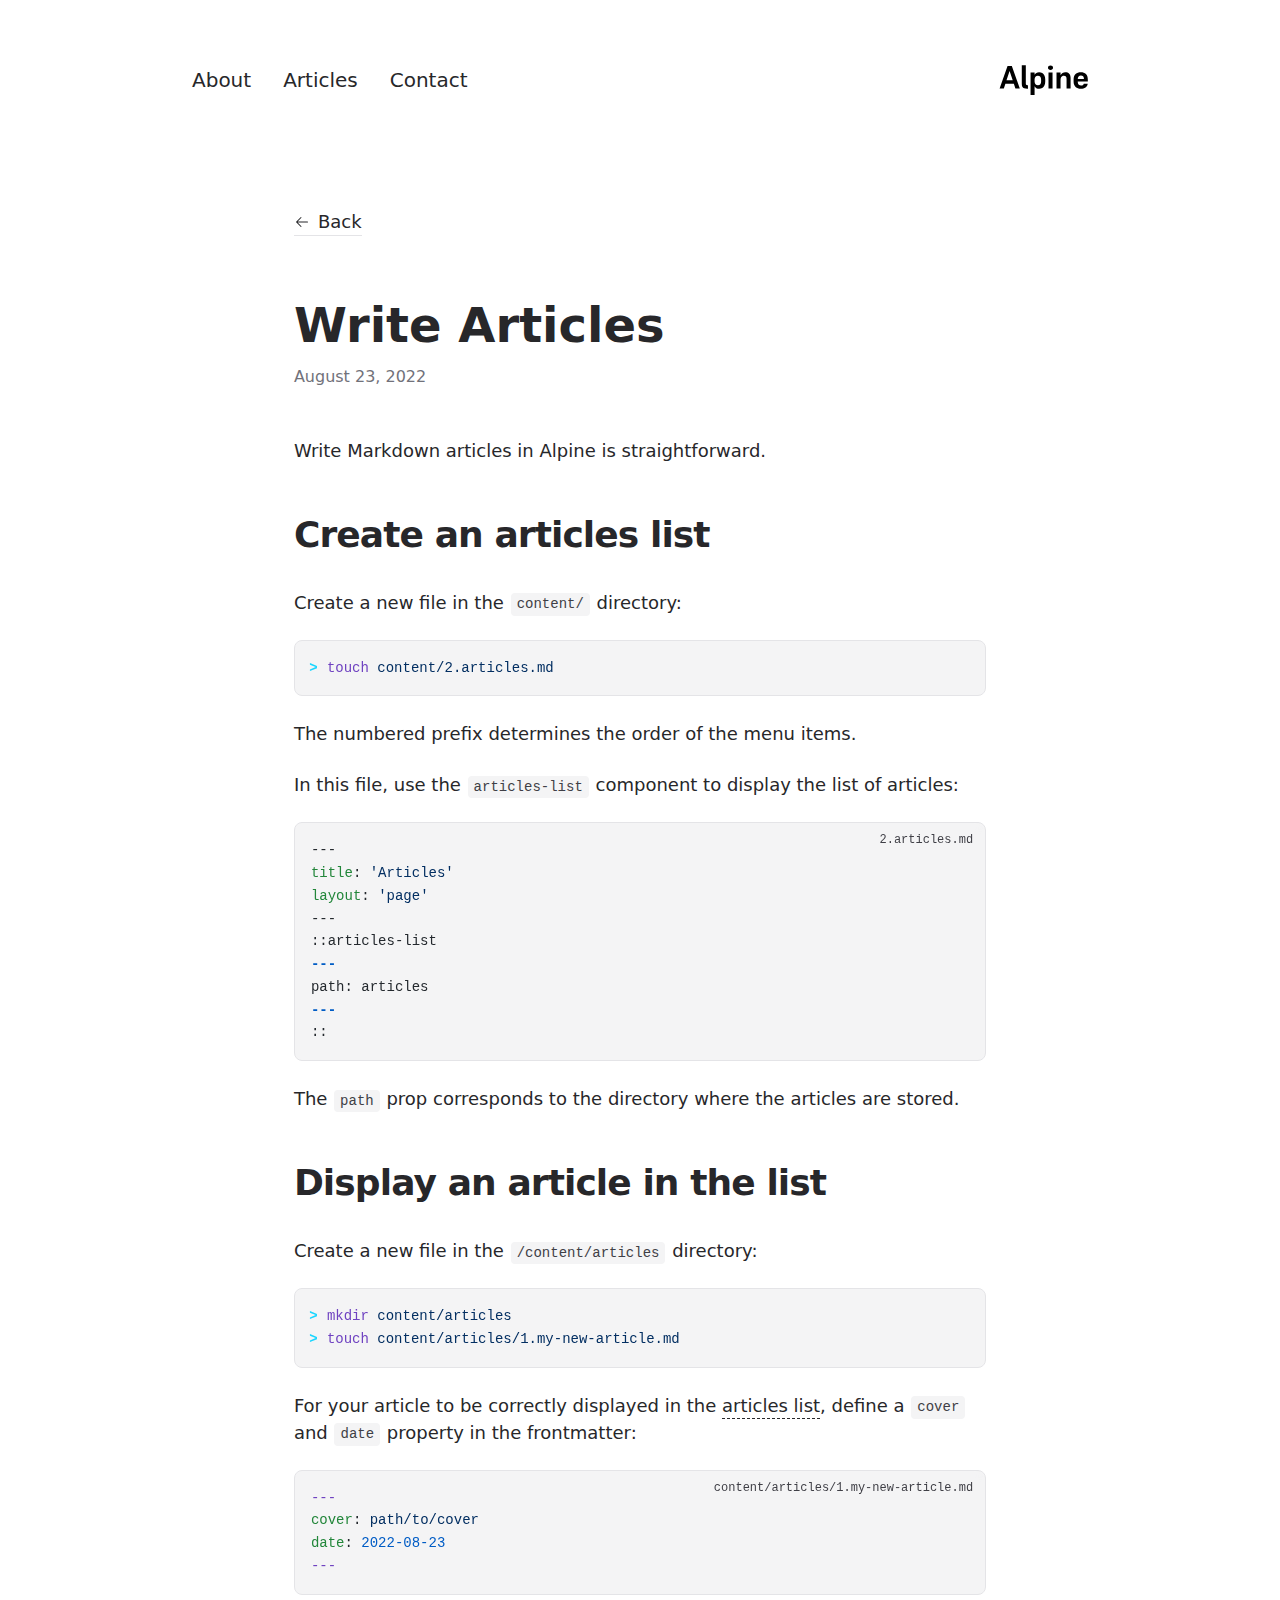
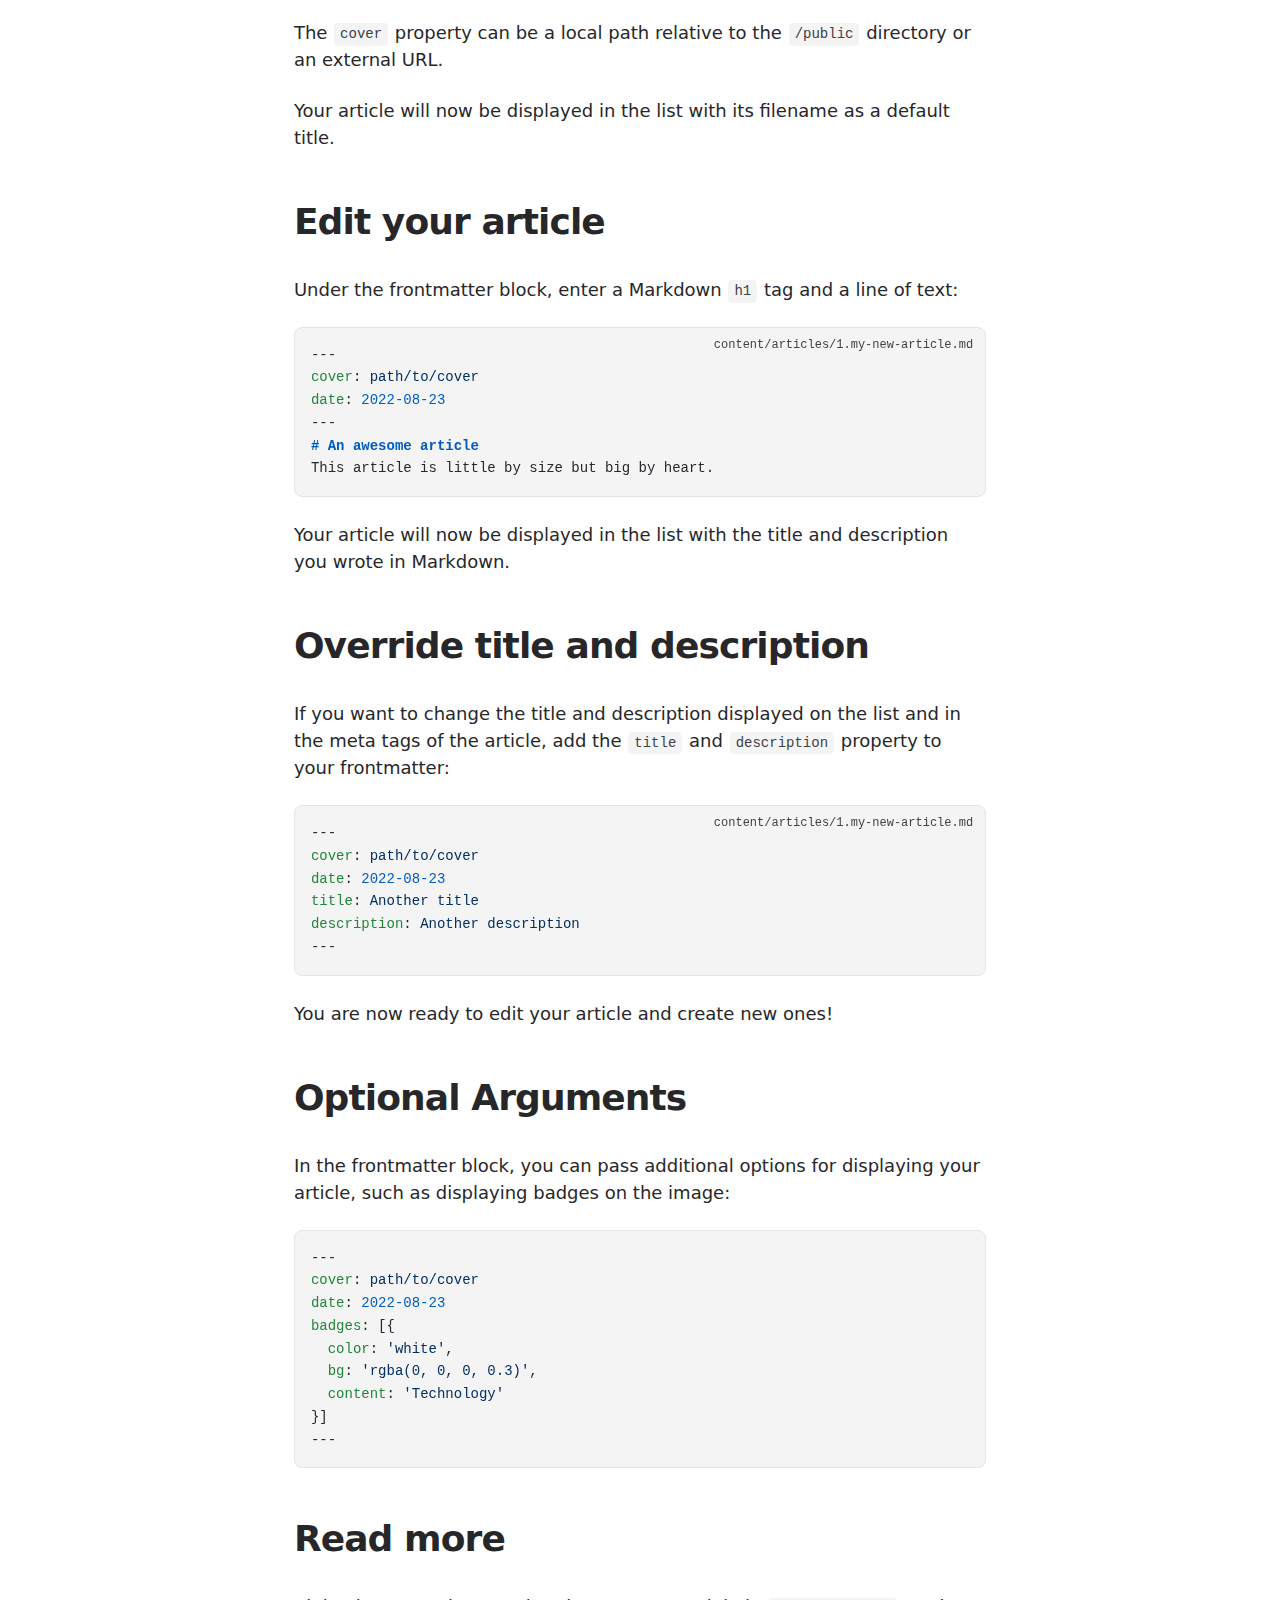
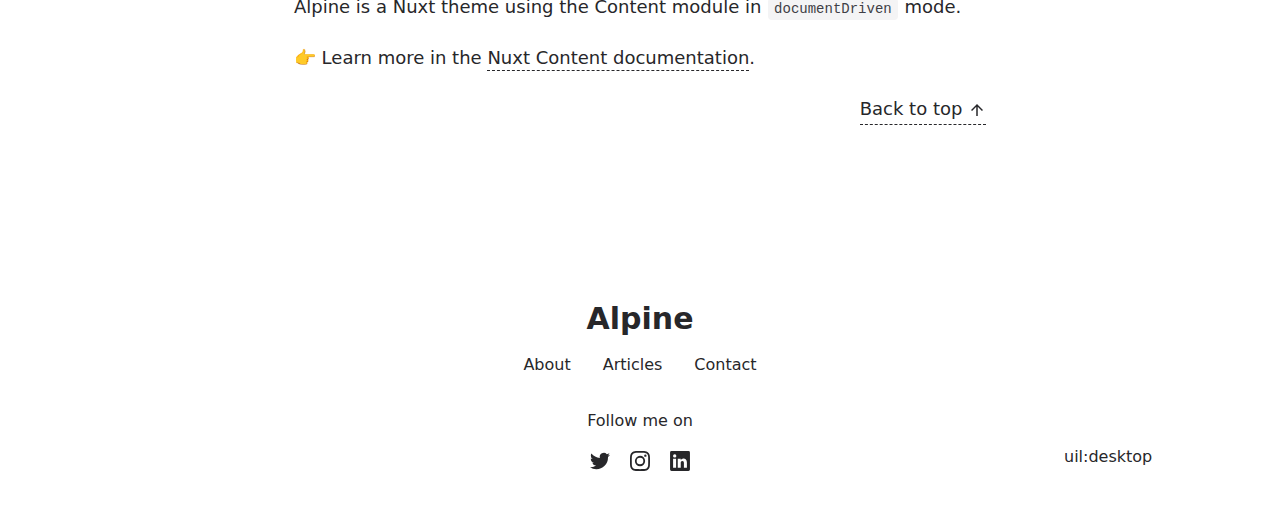
<file: articles/write-articles/index.html>
<!DOCTYPE html><html lang="en"><head><meta charset="utf-8">
<meta name="viewport" content="width=device-width, initial-scale=1">
<title>Write Articles</title>
<meta name="twitter:card" content="summary_large_image">
<meta property="og:image:width" content="400">
<meta property="og:image:height" content="300">
<meta property="og:image:alt" content="An image showcasing my project.">
<meta property="og:title" content="Write Articles">
<meta name="description" content="Writing Markdown articles in Alpine is straightforward.">
<meta property="og:description" content="Writing Markdown articles in Alpine is straightforward.">
<meta property="og:image" content="/articles/write-articles.webp">
<link rel="preload" as="fetch" crossorigin="anonymous" href="/articles/write-articles/_payload.json">
<link rel="stylesheet" href="/_nuxt/entry.Xa6Y6GAw.css">
<link rel="stylesheet" href="/_nuxt/DocumentDrivenNotFound.8zYyMNao.css">
<link rel="stylesheet" href="/_nuxt/article.mNjPIZXX.css">
<link rel="stylesheet" href="/_nuxt/ProseA.0vlFU1WH.css">
<link rel="stylesheet" href="/_nuxt/ProseH1.dUFPvm72.css">
<link rel="stylesheet" href="/_nuxt/ProseP.jy_sEort.css">
<link rel="stylesheet" href="/_nuxt/ProseCodeInline.UGqXgu9w.css">
<link rel="stylesheet" href="/_nuxt/ProsePre.nIRUQbb-.css">
<link rel="stylesheet" href="/_nuxt/ProseCode.aDDQ2bTn.css">
<link rel="stylesheet" href="/_nuxt/ProseH2.jZNSeix5.css">
<link rel="modulepreload" as="script" crossorigin href="/_nuxt/entry.suJVOAAL.js">
<link rel="modulepreload" as="script" crossorigin href="/_nuxt/NuxtImg.7nLQ_y8B.js">
<link rel="modulepreload" as="script" crossorigin href="/_nuxt/document-driven.SywctvTi.js">
<link rel="modulepreload" as="script" crossorigin href="/_nuxt/DocumentDrivenEmpty.BQxjJgbq.js">
<link rel="modulepreload" as="script" crossorigin href="/_nuxt/ContentRenderer.ttZ_DU8o.js">
<link rel="modulepreload" as="script" crossorigin href="/_nuxt/ContentRendererMarkdown.vue.Zz4Zl_60.js">
<link rel="modulepreload" as="script" crossorigin href="/_nuxt/DocumentDrivenNotFound.ohmiGXAj.js">
<link rel="modulepreload" as="script" crossorigin href="/_nuxt/article.EUMhWUwu.js">
<link rel="modulepreload" as="script" crossorigin href="/_nuxt/ProseA.dwk-y0Xm.js">
<link rel="modulepreload" as="script" crossorigin href="/_nuxt/date.3uOv5BcS.js">
<link rel="modulepreload" as="script" crossorigin href="/_nuxt/ContentRendererMarkdown.kvz2H9lU.js">
<link rel="modulepreload" as="script" crossorigin href="/_nuxt/ProseH1.Iz2Ic4bt.js">
<link rel="modulepreload" as="script" crossorigin href="/_nuxt/ProseP.2AgSIrXe.js">
<link rel="modulepreload" as="script" crossorigin href="/_nuxt/ProseCodeInline.wdYEnTDr.js">
<link rel="modulepreload" as="script" crossorigin href="/_nuxt/ProsePre.P5GaAxph.js">
<link rel="modulepreload" as="script" crossorigin href="/_nuxt/ProseCode.rqBzqf_P.js">
<link rel="modulepreload" as="script" crossorigin href="/_nuxt/ProseH2.HAlcE0M5.js">
<link rel="prefetch" as="script" crossorigin href="/_nuxt/default.yk-9WRNf.js">
<link rel="prefetch" as="script" crossorigin href="/_nuxt/page.FPyUCWic.js">
<link rel="prefetch" as="script" crossorigin href="/_nuxt/client-db.99oGcEHM.js">
<link rel="prefetch" as="style" href="/_nuxt/useStudio.5vfyueRC.css">
<link rel="prefetch" as="script" crossorigin href="/_nuxt/useStudio.45nNho7I.js">
<link rel="prefetch" as="style" href="/_nuxt/error-404._LjjY-y0.css">
<link rel="prefetch" as="script" crossorigin href="/_nuxt/error-404.KaxsfTL4.js">
<link rel="prefetch" as="style" href="/_nuxt/error-500.Ke0_YfD7.css">
<link rel="prefetch" as="script" crossorigin href="/_nuxt/error-500.boXSA_Je.js">
<script type="module" src="/_nuxt/entry.suJVOAAL.js" crossorigin></script><style id="pinceau-runtime-hydratable">@media{.phy[--]{--puid:Gd5tQE-v;}.pv-pvTMzd{max-width:var(--elements-container-maxWidth);padding-left:var(--elements-container-padding-mobile);padding-right:var(--elements-container-padding-mobile);}@media (min-width: 475px){.pv-pvTMzd{padding-left:var(--elements-container-padding-xs);padding-right:var(--elements-container-padding-xs);}}@media (min-width: 640px){.pv-pvTMzd{padding-left:var(--elements-container-padding-sm);padding-right:var(--elements-container-padding-sm);}}@media (min-width: 768px){.pv-pvTMzd{padding-left:var(--elements-container-padding-md);padding-right:var(--elements-container-padding-md);}}} </style><style id="pinceau-theme">@media { :root {--pinceau-mq: initial; --alpine-readableLine: 68ch;--alpine-backdrop-backgroundColor: #f4f4f5b3;--prose-code-inline-padding: 0.2rem 0.375rem 0.2rem 0.375rem;--prose-code-block-backdropFilter: contrast(1);--prose-code-block-border-style: solid;--prose-code-block-border-width: 1px;--prose-tbody-tr-borderBottom-style: dashed;--prose-tbody-tr-borderBottom-width: 1px;--prose-th-textAlign: inherit;--prose-thead-borderBottom-style: solid;--prose-thead-borderBottom-width: 1px;--prose-thead-border-style: solid;--prose-thead-border-width: 0px;--prose-table-textAlign: start;--prose-hr-width: 1px;--prose-hr-style: solid;--prose-li-listStylePosition: outside;--prose-ol-li-markerColor: currentColor;--prose-ol-paddingInlineStart: 21px;--prose-ol-listStyleType: decimal;--prose-ul-li-markerColor: currentColor;--prose-ul-paddingInlineStart: 21px;--prose-ul-listStyleType: disc;--prose-blockquote-border-style: solid;--prose-blockquote-border-width: 4px;--prose-blockquote-quotes: '201C' '201D' '2018' '2019';--prose-blockquote-paddingInlineStart: 24px;--prose-a-code-color-hover: currentColor;--prose-a-code-color-static: currentColor;--prose-a-hasCode-borderBottom: none;--prose-a-border-distance: 2px;--prose-a-border-color-hover: currentColor;--prose-a-border-color-static: currentColor;--prose-a-border-style-hover: solid;--prose-a-border-style-static: dashed;--prose-a-border-width: 1px;--prose-a-color-static: inherit;--prose-a-textDecoration: none;--prose-h6-margin: 3rem 0 2rem;--prose-h5-margin: 3rem 0 2rem;--prose-h4-margin: 3rem 0 2rem;--prose-h3-margin: 3rem 0 2rem;--prose-h2-margin: 3rem 0 2rem;--prose-h1-margin: 0 0 2rem;--prose-p-fontSize: 18px;--typography-lead-loose: 2;--typography-lead-relaxed: 1.625;--typography-lead-normal: 1.5;--typography-lead-snug: 1.375;--typography-lead-tight: 1.25;--typography-lead-none: 1;--typography-lead-10: 2.5rem;--typography-lead-9: 2.25rem;--typography-lead-8: 2rem;--typography-lead-7: 1.75rem;--typography-lead-6: 1.5rem;--typography-lead-5: 1.25rem;--typography-lead-4: 1rem;--typography-lead-3: .75rem;--typography-lead-2: .5rem;--typography-lead-1: .025rem;--typography-fontWeight-black: 900;--typography-fontWeight-extrabold: 800;--typography-fontWeight-bold: 700;--typography-fontWeight-semibold: 600;--typography-fontWeight-medium: 500;--typography-fontWeight-normal: 400;--typography-fontWeight-light: 300;--typography-fontWeight-extralight: 200;--typography-fontWeight-thin: 100;--typography-fontSize-9xl: 128px;--typography-fontSize-8xl: 96px;--typography-fontSize-7xl: 72px;--typography-fontSize-6xl: 60px;--typography-fontSize-5xl: 48px;--typography-fontSize-4xl: 36px;--typography-fontSize-3xl: 30px;--typography-fontSize-2xl: 24px;--typography-fontSize-xl: 20px;--typography-fontSize-lg: 18px;--typography-fontSize-base: 16px;--typography-fontSize-sm: 14px;--typography-fontSize-xs: 12px;--typography-letterSpacing-wide: 0.025em;--typography-letterSpacing-tight: -0.025em;--typography-verticalMargin-base: 24px;--typography-verticalMargin-sm: 16px;--elements-border-secondary-hover: [object Object];--elements-backdrop-background: #fffc;--elements-backdrop-filter: saturate(200%) blur(20px);--elements-container-maxWidth: 64rem;--lead-loose: 2;--lead-relaxed: 1.625;--lead-normal: 1.5;--lead-snug: 1.375;--lead-tight: 1.25;--lead-none: 1;--lead-10: 2.5rem;--lead-9: 2.25rem;--lead-8: 2rem;--lead-7: 1.75rem;--lead-6: 1.5rem;--lead-5: 1.25rem;--lead-4: 1rem;--lead-3: .75rem;--lead-2: .5rem;--lead-1: .025rem;--letterSpacing-widest: 0.1em;--letterSpacing-wider: 0.05em;--letterSpacing-wide: 0.025em;--letterSpacing-normal: 0em;--letterSpacing-tight: -0.025em;--letterSpacing-tighter: -0.05em;--fontSize-9xl: 8rem;--fontSize-8xl: 6rem;--fontSize-7xl: 4.5rem;--fontSize-6xl: 3.75rem;--fontSize-5xl: 3rem;--fontSize-4xl: 2.25rem;--fontSize-3xl: 1.875rem;--fontSize-2xl: 1.5rem;--fontSize-xl: 1.25rem;--fontSize-lg: 1.125rem;--fontSize-base: 1rem;--fontSize-sm: 0.875rem;--fontSize-xs: 0.75rem;--fontWeight-black: 900;--fontWeight-extrabold: 800;--fontWeight-bold: 700;--fontWeight-semibold: 600;--fontWeight-medium: 500;--fontWeight-normal: 400;--fontWeight-light: 300;--fontWeight-extralight: 200;--fontWeight-thin: 100;--font-mono: ui-monospace, SFMono-Regular, Menlo, Monaco, Consolas, Liberation Mono, Courier New, monospace;--font-serif: ui-serif, Georgia, Cambria, Times New Roman, Times, serif;--font-sans: ui-sans-serif, system-ui, -apple-system, BlinkMacSystemFont, Segoe UI, Roboto, Helvetica Neue, Arial, Noto Sans, sans-serif, Apple Color Emoji, Segoe UI Emoji, Segoe UI Symbol, Noto Color Emoji;--opacity-total: 1;--opacity-high: 0.8;--opacity-medium: 0.5;--opacity-soft: 0.3;--opacity-light: 0.15;--opacity-bright: 0.1;--opacity-noOpacity: 0;--borderWidth-lg: 3px;--borderWidth-md: 2px;--borderWidth-sm: 1px;--borderWidth-noBorder: 0;--space-rem-875: 0.875rem;--space-rem-625: 0.625rem;--space-rem-375: 0.375rem;--space-rem-125: 0.125rem;--space-px: 1px;--space-128: 32rem;--space-96: 24rem;--space-80: 20rem;--space-72: 18rem;--space-64: 16rem;--space-60: 15rem;--space-56: 14rem;--space-52: 13rem;--space-48: 12rem;--space-44: 11rem;--space-40: 10rem;--space-36: 9rem;--space-32: 8rem;--space-28: 7rem;--space-24: 6rem;--space-20: 5rem;--space-16: 4rem;--space-14: 3.5rem;--space-12: 3rem;--space-11: 2.75rem;--space-10: 2.5rem;--space-9: 2.25rem;--space-8: 2rem;--space-7: 1.75rem;--space-6: 1.5rem;--space-5: 1.25rem;--space-4: 1rem;--space-3: 0.75rem;--space-2: 0.5rem;--space-1: 0.25rem;--space-0: 0px;--size-full: 100%;--size-7xl: 80rem;--size-6xl: 72rem;--size-5xl: 64rem;--size-4xl: 56rem;--size-3xl: 48rem;--size-2xl: 42rem;--size-xl: 36rem;--size-lg: 32rem;--size-md: 28rem;--size-sm: 24rem;--size-xs: 20rem;--size-200: 200px;--size-104: 104px;--size-80: 80px;--size-64: 64px;--size-56: 56px;--size-48: 48px;--size-40: 40px;--size-32: 32px;--size-24: 24px;--size-20: 20px;--size-16: 16px;--size-12: 12px;--size-8: 8px;--size-6: 6px;--size-4: 4px;--size-2: 2px;--size-0: 0px;--radii-full: 9999px;--radii-3xl: 1.75rem;--radii-2xl: 1.5rem;--radii-xl: 1rem;--radii-lg: 0.75rem;--radii-md: 0.5rem;--radii-sm: 0.375rem;--radii-xs: 0.25rem;--radii-2xs: 0.125rem;--radii-none: 0px;--shadow-none: 0px 0px 0px 0px transparent;--shadow-lg: 0px 10px 15px -3px #000000, 0px 4px 6px -4px #000000;--shadow-md: 0px 4px 6px -1px #000000, 0px 2px 4px -2px #000000;--shadow-sm: 0px 1px 3px 0px #000000, 0px 1px 2px -1px #000000;--shadow-xs: 0px 1px 2px 0px #000000;--height-screen: 100vh;--width-screen: 100vw;--color-primary-900: #002e38;--color-primary-800: #005c70;--color-primary-700: #008aa9;--color-primary-600: #00b9e1;--color-primary-500: #1ad6ff;--color-primary-400: #40ddff;--color-primary-300: #66e4ff;--color-primary-200: #8deaff;--color-primary-100: #b3f1ff;--color-primary-50: #d9f8ff;--color-ruby-900: #380011;--color-ruby-800: #700021;--color-ruby-700: #a90032;--color-ruby-600: #e10043;--color-ruby-500: #ff1a5e;--color-ruby-400: #ff4079;--color-ruby-300: #ff6694;--color-ruby-200: #ff8dae;--color-ruby-100: #ffb3c9;--color-ruby-50: #ffd9e4;--color-pink-900: #380025;--color-pink-800: #70004b;--color-pink-700: #a90070;--color-pink-600: #e10095;--color-pink-500: #ff1ab2;--color-pink-400: #ff40bf;--color-pink-300: #ff66cc;--color-pink-200: #ff8dd8;--color-pink-100: #ffb3e5;--color-pink-50: #ffd9f2;--color-purple-900: #190038;--color-purple-800: #330070;--color-purple-700: #4c00a9;--color-purple-600: #6500e1;--color-purple-500: #811aff;--color-purple-400: #9640ff;--color-purple-300: #ab66ff;--color-purple-200: #c08dff;--color-purple-100: #d5b3ff;--color-purple-50: #ead9ff;--color-royalblue-900: #0b0531;--color-royalblue-800: #160a62;--color-royalblue-700: #211093;--color-royalblue-600: #2c15c4;--color-royalblue-500: #4127e8;--color-royalblue-400: #614bec;--color-royalblue-300: #806ff0;--color-royalblue-200: #a093f3;--color-royalblue-100: #c0b7f7;--color-royalblue-50: #dfdbfb;--color-indigoblue-900: #001238;--color-indigoblue-800: #002370;--color-indigoblue-700: #0035a9;--color-indigoblue-600: #0047e1;--color-indigoblue-500: #1a62ff;--color-indigoblue-400: #407cff;--color-indigoblue-300: #6696ff;--color-indigoblue-200: #8db0ff;--color-indigoblue-100: #b3cbff;--color-indigoblue-50: #d9e5ff;--color-blue-900: #002438;--color-blue-800: #004870;--color-blue-700: #006ca9;--color-blue-600: #0090e1;--color-blue-500: #1aadff;--color-blue-400: #40bbff;--color-blue-300: #66c8ff;--color-blue-200: #8dd6ff;--color-blue-100: #b3e4ff;--color-blue-50: #d9f1ff;--color-lightblue-900: #002e38;--color-lightblue-800: #005c70;--color-lightblue-700: #008aa9;--color-lightblue-600: #00b9e1;--color-lightblue-500: #1ad6ff;--color-lightblue-400: #40ddff;--color-lightblue-300: #66e4ff;--color-lightblue-200: #8deaff;--color-lightblue-100: #b3f1ff;--color-lightblue-50: #d9f8ff;--color-teal-900: #062a28;--color-teal-800: #0b544f;--color-teal-700: #117d77;--color-teal-600: #16a79e;--color-teal-500: #1cd1c6;--color-teal-400: #36e4da;--color-teal-300: #5fe9e1;--color-teal-200: #87efe9;--color-teal-100: #aff4f0;--color-teal-50: #d7faf8;--color-pear-900: #2a2b09;--color-pear-800: #545512;--color-pear-700: #7e801b;--color-pear-600: #a8aa24;--color-pear-500: #d0d32f;--color-pear-400: #d8da52;--color-pear-300: #e0e274;--color-pear-200: #e8e997;--color-pear-100: #eff0ba;--color-pear-50: #f7f8dc;--color-red-900: #380300;--color-red-800: #700700;--color-red-700: #a90a00;--color-red-600: #e10e00;--color-red-500: #ff281a;--color-red-400: #ff4c40;--color-red-300: #ff7066;--color-red-200: #ff948d;--color-red-100: #ffb7b3;--color-red-50: #ffdbd9;--color-orange-900: #381800;--color-orange-800: #702f00;--color-orange-700: #a94700;--color-orange-600: #e15e00;--color-orange-500: #ff7a1a;--color-orange-400: #ff9040;--color-orange-300: #ffa666;--color-orange-200: #ffbd8d;--color-orange-100: #ffd3b3;--color-orange-50: #ffe9d9;--color-yellow-900: #362b03;--color-yellow-800: #6d5605;--color-yellow-700: #a38108;--color-yellow-600: #daac0a;--color-yellow-500: #f5c828;--color-yellow-400: #f7d14c;--color-yellow-300: #f8da70;--color-yellow-200: #fae393;--color-yellow-100: #fcedb7;--color-yellow-50: #fdf6db;--color-green-900: #003f25;--color-green-800: #005e38;--color-green-700: #007e4a;--color-green-600: #009d5d;--color-green-500: #00bd6f;--color-green-400: #00dc82;--color-green-300: #30ffaa;--color-green-200: #83ffcc;--color-green-100: #acffdd;--color-green-50: #d6ffee;--color-gray-900: #18181B;--color-gray-800: #27272A;--color-gray-700: #3f3f46;--color-gray-600: #52525B;--color-gray-500: #71717A;--color-gray-400: #a1a1aa;--color-gray-300: #D4d4d8;--color-gray-200: #e4e4e7;--color-gray-100: #f4f4f5;--color-gray-50: #fafafa;--color-black: #0c0c0d;--color-white: #FFFFFF;--media-portrait: only screen and (orientation: portrait);--media-landscape: only screen and (orientation: landscape);--media-rm: (prefers-reduced-motion: reduce);--media-2xl: (min-width: 1536px);--media-xl: (min-width: 1280px);--media-lg: (min-width: 1024px);--media-md: (min-width: 768px);--media-sm: (min-width: 640px);--media-xs: (min-width: 475px);--alpine-body-color: var(--color-gray-800);--alpine-body-backgroundColor: var(--color-white);--prose-code-inline-fontWeight: var(--typography-fontWeight-normal);--prose-code-inline-fontSize: var(--typography-fontSize-sm);--prose-code-inline-borderRadius: var(--radii-xs);--prose-code-block-pre-padding: var(--typography-verticalMargin-sm);--prose-code-block-margin: var(--typography-verticalMargin-base) 0;--prose-code-block-fontSize: var(--typography-fontSize-sm);--prose-tbody-code-inline-fontSize: var(--typography-fontSize-sm);--prose-tbody-td-padding: var(--typography-verticalMargin-sm);--prose-th-fontWeight: var(--typography-fontWeight-semibold);--prose-th-padding: 0 var(--typography-verticalMargin-sm) var(--typography-verticalMargin-sm) var(--typography-verticalMargin-sm);--prose-table-lineHeight: var(--typography-lead-6);--prose-table-fontSize: var(--typography-fontSize-sm);--prose-table-margin: var(--typography-verticalMargin-base) 0;--prose-hr-margin: var(--typography-verticalMargin-base) 0;--prose-li-margin: var(--typography-verticalMargin-sm) 0;--prose-ol-margin: var(--typography-verticalMargin-base) 0;--prose-ul-margin: var(--typography-verticalMargin-base) 0;--prose-blockquote-margin: var(--typography-verticalMargin-base) 0;--prose-a-code-border-style: var(--prose-a-border-style-static);--prose-a-code-border-width: var(--prose-a-border-width);--prose-a-fontWeight: var(--typography-fontWeight-medium);--prose-img-margin: var(--typography-verticalMargin-base) 0;--prose-strong-fontWeight: var(--typography-fontWeight-semibold);--prose-h6-iconSize: var(--typography-fontSize-base);--prose-h6-fontWeight: var(--typography-fontWeight-semibold);--prose-h6-lineHeight: var(--typography-lead-normal);--prose-h6-fontSize: var(--typography-fontSize-lg);--prose-h5-iconSize: var(--typography-fontSize-lg);--prose-h5-fontWeight: var(--typography-fontWeight-semibold);--prose-h5-lineHeight: var(--typography-lead-snug);--prose-h5-fontSize: var(--typography-fontSize-xl);--prose-h4-iconSize: var(--typography-fontSize-lg);--prose-h4-letterSpacing: var(--typography-letterSpacing-tight);--prose-h4-fontWeight: var(--typography-fontWeight-semibold);--prose-h4-lineHeight: var(--typography-lead-snug);--prose-h4-fontSize: var(--typography-fontSize-2xl);--prose-h3-iconSize: var(--typography-fontSize-xl);--prose-h3-letterSpacing: var(--typography-letterSpacing-tight);--prose-h3-fontWeight: var(--typography-fontWeight-semibold);--prose-h3-lineHeight: var(--typography-lead-snug);--prose-h3-fontSize: var(--typography-fontSize-3xl);--prose-h2-iconSize: var(--typography-fontSize-2xl);--prose-h2-letterSpacing: var(--typography-letterSpacing-tight);--prose-h2-fontWeight: var(--typography-fontWeight-semibold);--prose-h2-lineHeight: var(--typography-lead-tight);--prose-h2-fontSize: var(--typography-fontSize-4xl);--prose-h1-iconSize: var(--typography-fontSize-3xl);--prose-h1-letterSpacing: var(--typography-letterSpacing-tight);--prose-h1-fontWeight: var(--typography-fontWeight-bold);--prose-h1-lineHeight: var(--typography-lead-tight);--prose-h1-fontSize: var(--typography-fontSize-5xl);--prose-p-br-margin: var(--typography-verticalMargin-base) 0 0 0;--prose-p-margin: var(--typography-verticalMargin-base) 0;--prose-p-lineHeight: var(--typography-lead-normal);--typography-color-primary-900: var(--color-primary-900);--typography-color-primary-800: var(--color-primary-800);--typography-color-primary-700: var(--color-primary-700);--typography-color-primary-600: var(--color-primary-600);--typography-color-primary-500: var(--color-primary-500);--typography-color-primary-400: var(--color-primary-400);--typography-color-primary-300: var(--color-primary-300);--typography-color-primary-200: var(--color-primary-200);--typography-color-primary-100: var(--color-primary-100);--typography-color-primary-50: var(--color-primary-50);--typography-font-code: var(--font-mono);--typography-font-body: var(--font-sans);--typography-font-display: var(--font-sans);--typography-body-backgroundColor: var(--color-white);--typography-body-color: var(--color-black);--elements-state-danger-borderColor-secondary: var(--color-red-200);--elements-state-danger-borderColor-primary: var(--color-red-100);--elements-state-danger-backgroundColor-secondary: var(--color-red-100);--elements-state-danger-backgroundColor-primary: var(--color-red-50);--elements-state-danger-color-secondary: var(--color-red-600);--elements-state-danger-color-primary: var(--color-red-500);--elements-state-warning-borderColor-secondary: var(--color-yellow-200);--elements-state-warning-borderColor-primary: var(--color-yellow-100);--elements-state-warning-backgroundColor-secondary: var(--color-yellow-100);--elements-state-warning-backgroundColor-primary: var(--color-yellow-50);--elements-state-warning-color-secondary: var(--color-yellow-700);--elements-state-warning-color-primary: var(--color-yellow-600);--elements-state-success-borderColor-secondary: var(--color-green-200);--elements-state-success-borderColor-primary: var(--color-green-100);--elements-state-success-backgroundColor-secondary: var(--color-green-100);--elements-state-success-backgroundColor-primary: var(--color-green-50);--elements-state-success-color-secondary: var(--color-green-600);--elements-state-success-color-primary: var(--color-green-500);--elements-state-info-borderColor-secondary: var(--color-blue-200);--elements-state-info-borderColor-primary: var(--color-blue-100);--elements-state-info-backgroundColor-secondary: var(--color-blue-100);--elements-state-info-backgroundColor-primary: var(--color-blue-50);--elements-state-info-color-secondary: var(--color-blue-600);--elements-state-info-color-primary: var(--color-blue-500);--elements-state-primary-borderColor-secondary: var(--color-primary-200);--elements-state-primary-borderColor-primary: var(--color-primary-100);--elements-state-primary-backgroundColor-secondary: var(--color-primary-100);--elements-state-primary-backgroundColor-primary: var(--color-primary-50);--elements-state-primary-color-secondary: var(--color-primary-700);--elements-state-primary-color-primary: var(--color-primary-600);--elements-surface-secondary-backgroundColor: var(--color-gray-200);--elements-surface-primary-backgroundColor: var(--color-gray-100);--elements-surface-background-base: var(--color-gray-100);--elements-border-secondary-static: var(--color-gray-200);--elements-border-primary-hover: var(--color-gray-200);--elements-border-primary-static: var(--color-gray-100);--elements-container-padding-md: var(--space-16);--elements-container-padding-sm: var(--space-12);--elements-container-padding-xs: var(--space-8);--elements-container-padding-mobile: var(--space-6);--elements-text-secondary-color-hover: var(--color-gray-700);--elements-text-secondary-color-static: var(--color-gray-500);--elements-text-primary-color-static: var(--color-gray-900);--text-6xl-lineHeight: var(--lead-none);--text-6xl-fontSize: var(--fontSize-6xl);--text-5xl-lineHeight: var(--lead-none);--text-5xl-fontSize: var(--fontSize-5xl);--text-4xl-lineHeight: var(--lead-10);--text-4xl-fontSize: var(--fontSize-4xl);--text-3xl-lineHeight: var(--lead-9);--text-3xl-fontSize: var(--fontSize-3xl);--text-2xl-lineHeight: var(--lead-8);--text-2xl-fontSize: var(--fontSize-2xl);--text-xl-lineHeight: var(--lead-7);--text-xl-fontSize: var(--fontSize-xl);--text-lg-lineHeight: var(--lead-7);--text-lg-fontSize: var(--fontSize-lg);--text-base-lineHeight: var(--lead-6);--text-base-fontSize: var(--fontSize-base);--text-sm-lineHeight: var(--lead-5);--text-sm-fontSize: var(--fontSize-sm);--text-xs-lineHeight: var(--lead-4);--text-xs-fontSize: var(--fontSize-xs);--shadow-2xl: 0px 25px 50px -12px var(--color-gray-900);--shadow-xl: 0px 20px 25px -5px var(--color-gray-400), 0px 8px 10px -6px #000000;--color-secondary-900: var(--color-gray-900);--color-secondary-800: var(--color-gray-800);--color-secondary-700: var(--color-gray-700);--color-secondary-600: var(--color-gray-600);--color-secondary-500: var(--color-gray-500);--color-secondary-400: var(--color-gray-400);--color-secondary-300: var(--color-gray-300);--color-secondary-200: var(--color-gray-200);--color-secondary-100: var(--color-gray-100);--color-secondary-50: var(--color-gray-50);--prose-a-code-background-hover: var(--typography-color-primary-50);--prose-a-code-border-color-hover: var(--typography-color-primary-500);--prose-a-color-hover: var(--typography-color-primary-500);--typography-color-secondary-900: var(--color-secondary-900);--typography-color-secondary-800: var(--color-secondary-800);--typography-color-secondary-700: var(--color-secondary-700);--typography-color-secondary-600: var(--color-secondary-600);--typography-color-secondary-500: var(--color-secondary-500);--typography-color-secondary-400: var(--color-secondary-400);--typography-color-secondary-300: var(--color-secondary-300);--typography-color-secondary-200: var(--color-secondary-200);--typography-color-secondary-100: var(--color-secondary-100);--typography-color-secondary-50: var(--color-secondary-50);--prose-code-inline-backgroundColor: var(--typography-color-secondary-100);--prose-code-inline-color: var(--typography-color-secondary-700);--prose-code-block-backgroundColor: var(--typography-color-secondary-100);--prose-code-block-color: var(--typography-color-secondary-700);--prose-code-block-border-color: var(--typography-color-secondary-200);--prose-tbody-tr-borderBottom-color: var(--typography-color-secondary-200);--prose-th-color: var(--typography-color-secondary-600);--prose-thead-borderBottom-color: var(--typography-color-secondary-200);--prose-thead-border-color: var(--typography-color-secondary-300);--prose-hr-color: var(--typography-color-secondary-200);--prose-blockquote-border-color: var(--typography-color-secondary-200);--prose-blockquote-color: var(--typography-color-secondary-500);--prose-a-code-border-color-static: var(--typography-color-secondary-400); } }@media { :root.dark {--pinceau-mq: dark; --alpine-backdrop-backgroundColor: #18181bb3;--prose-code-block-backdropFilter: contrast(1);--prose-ol-li-markerColor: currentColor;--prose-ul-li-markerColor: currentColor;--prose-a-code-color-hover: currentColor;--prose-a-code-color-static: currentColor;--prose-a-border-color-hover: currentColor;--prose-a-border-color-static: currentColor;--prose-a-color-static: inherit;--elements-backdrop-background: #0c0d0ccc;--alpine-body-color: var(--color-gray-200);--alpine-body-backgroundColor: var(--color-black);--typography-body-backgroundColor: var(--color-black);--typography-body-color: var(--color-white);--elements-state-danger-borderColor-secondary: var(--color-red-700);--elements-state-danger-borderColor-primary: var(--color-red-800);--elements-state-danger-backgroundColor-secondary: var(--color-red-800);--elements-state-danger-backgroundColor-primary: var(--color-red-900);--elements-state-danger-color-secondary: var(--color-red-200);--elements-state-danger-color-primary: var(--color-red-300);--elements-state-warning-borderColor-secondary: var(--color-yellow-700);--elements-state-warning-borderColor-primary: var(--color-yellow-800);--elements-state-warning-backgroundColor-secondary: var(--color-yellow-800);--elements-state-warning-backgroundColor-primary: var(--color-yellow-900);--elements-state-warning-color-secondary: var(--color-yellow-200);--elements-state-warning-color-primary: var(--color-yellow-400);--elements-state-success-borderColor-secondary: var(--color-green-700);--elements-state-success-borderColor-primary: var(--color-green-800);--elements-state-success-backgroundColor-secondary: var(--color-green-800);--elements-state-success-backgroundColor-primary: var(--color-green-900);--elements-state-success-color-secondary: var(--color-green-200);--elements-state-success-color-primary: var(--color-green-400);--elements-state-info-borderColor-secondary: var(--color-blue-700);--elements-state-info-borderColor-primary: var(--color-blue-800);--elements-state-info-backgroundColor-secondary: var(--color-blue-800);--elements-state-info-backgroundColor-primary: var(--color-blue-900);--elements-state-info-color-secondary: var(--color-blue-200);--elements-state-info-color-primary: var(--color-blue-400);--elements-state-primary-borderColor-secondary: var(--color-primary-700);--elements-state-primary-borderColor-primary: var(--color-primary-800);--elements-state-primary-backgroundColor-secondary: var(--color-primary-800);--elements-state-primary-backgroundColor-primary: var(--color-primary-900);--elements-state-primary-color-secondary: var(--color-primary-200);--elements-state-primary-color-primary: var(--color-primary-400);--elements-surface-secondary-backgroundColor: var(--color-gray-800);--elements-surface-primary-backgroundColor: var(--color-gray-900);--elements-surface-background-base: var(--color-gray-900);--elements-border-secondary-static: var(--color-gray-800);--elements-border-primary-hover: var(--color-gray-800);--elements-border-primary-static: var(--color-gray-900);--elements-text-secondary-color-hover: var(--color-gray-200);--elements-text-secondary-color-static: var(--color-gray-400);--elements-text-primary-color-static: var(--color-gray-50);--prose-a-code-background-hover: var(--typography-color-primary-900);--prose-a-code-border-color-hover: var(--typography-color-primary-600);--prose-a-color-hover: var(--typography-color-primary-400);--prose-code-inline-backgroundColor: var(--typography-color-secondary-800);--prose-code-inline-color: var(--typography-color-secondary-200);--prose-code-block-backgroundColor: var(--typography-color-secondary-900);--prose-code-block-color: var(--typography-color-secondary-200);--prose-code-block-border-color: var(--typography-color-secondary-800);--prose-tbody-tr-borderBottom-color: var(--typography-color-secondary-800);--prose-th-color: var(--typography-color-secondary-400);--prose-thead-borderBottom-color: var(--typography-color-secondary-800);--prose-thead-border-color: var(--typography-color-secondary-600);--prose-hr-color: var(--typography-color-secondary-800);--prose-blockquote-border-color: var(--typography-color-secondary-700);--prose-blockquote-color: var(--typography-color-secondary-400);--prose-a-code-border-color-static: var(--typography-color-secondary-600); } }</style><script>"use strict";(()=>{const a=window,e=document.documentElement,m=["dark","light"],c=window&&window.localStorage&&window.localStorage.getItem&&window.localStorage.getItem("nuxt-color-mode")||"system";let n=c==="system"?d():c;const l=e.getAttribute("data-color-mode-forced");l&&(n=l),i(n),a["__NUXT_COLOR_MODE__"]={preference:c,value:n,getColorScheme:d,addColorScheme:i,removeColorScheme:f};function i(o){const t=""+o+"",s="";e.classList?e.classList.add(t):e.className+=" "+t,s&&e.setAttribute("data-"+s,o)}function f(o){const t=""+o+"",s="";e.classList?e.classList.remove(t):e.className=e.className.replace(new RegExp(t,"g"),""),s&&e.removeAttribute("data-"+s)}function r(o){return a.matchMedia("(prefers-color-scheme"+o+")")}function d(){if(a.matchMedia&&r("").media!=="not all"){for(const o of m)if(r(":"+o).matches)return o}return"light"}})();
</script></head><body><div id="__nuxt"><div class="container pv-pvTMzd pc-Gd5tQE app-layout" data-v-7ee468eb data-v-0768408f><!--[--><div class="nuxt-progress" style="width:0%;height:3px;opacity:0;background-size:Infinity% auto;" data-v-7ee468eb></div><header class="right" data-v-7ee468eb data-v-2d974873><div class="menu" data-v-2d974873><button aria-label="Navigation Menu" data-v-2d974873><svg width="24" height="24" viewBox="0 0 68 68" fill="currentColor" xmlns="http://www.w3.org/2000/svg" data-v-2d974873><path d="M8 34C8 32.1362 8 31.2044 8.30448 30.4693C8.71046 29.4892 9.48915 28.7105 10.4693 28.3045C11.2044 28 12.1362 28 14 28C15.8638 28 16.7956 28 17.5307 28.3045C18.5108 28.7105 19.2895 29.4892 19.6955 30.4693C20 31.2044 20 32.1362 20 34C20 35.8638 20 36.7956 19.6955 37.5307C19.2895 38.5108 18.5108 39.2895 17.5307 39.6955C16.7956 40 15.8638 40 14 40C12.1362 40 11.2044 40 10.4693 39.6955C9.48915 39.2895 8.71046 38.5108 8.30448 37.5307C8 36.7956 8 35.8638 8 34Z" data-v-2d974873></path><path d="M28 34C28 32.1362 28 31.2044 28.3045 30.4693C28.7105 29.4892 29.4892 28.7105 30.4693 28.3045C31.2044 28 32.1362 28 34 28C35.8638 28 36.7956 28 37.5307 28.3045C38.5108 28.7105 39.2895 29.4892 39.6955 30.4693C40 31.2044 40 32.1362 40 34C40 35.8638 40 36.7956 39.6955 37.5307C39.2895 38.5108 38.5108 39.2895 37.5307 39.6955C36.7956 40 35.8638 40 34 40C32.1362 40 31.2044 40 30.4693 39.6955C29.4892 39.2895 28.7105 38.5108 28.3045 37.5307C28 36.7956 28 35.8638 28 34Z" data-v-2d974873></path><path d="M48 34C48 32.1362 48 31.2044 48.3045 30.4693C48.7105 29.4892 49.4892 28.7105 50.4693 28.3045C51.2044 28 52.1362 28 54 28C55.8638 28 56.7956 28 57.5307 28.3045C58.5108 28.7105 59.2895 29.4892 59.6955 30.4693C60 31.2044 60 32.1362 60 34C60 35.8638 60 36.7956 59.6955 37.5307C59.2895 38.5108 58.5108 39.2895 57.5307 39.6955C56.7956 40 55.8638 40 54 40C52.1362 40 51.2044 40 50.4693 39.6955C49.4892 39.2895 48.7105 38.5108 48.3045 37.5307C48 36.7956 48 35.8638 48 34Z" data-v-2d974873></path></svg></button></div><div class="overlay" data-v-2d974873><nav data-v-2d974873 data-v-58002502><ul data-v-58002502><!--[--><li data-v-58002502><a href="/" class="" data-v-58002502><span class="underline-fx" data-v-58002502></span> About</a></li><li data-v-58002502><a href="/articles" class="" data-v-58002502><span class="underline-fx" data-v-58002502></span> Articles</a></li><li data-v-58002502><a href="/contact" class="" data-v-58002502><span class="underline-fx" data-v-58002502></span> Contact</a></li><!--]--></ul></nav></div><div class="logo" data-v-2d974873><a href="/" class="" data-v-2d974873><img src="/logo-dark.svg" class="dark-img" alt="alpine" width="89" height="31" data-v-2d974873><img src="/logo.svg" class="light-img" alt="alpine" width="89" height="31" data-v-2d974873></a></div><div class="main-nav" data-v-2d974873><nav data-v-2d974873 data-v-58002502><ul data-v-58002502><!--[--><li data-v-58002502><a href="/" class="" data-v-58002502><span class="underline-fx" data-v-58002502></span> About</a></li><li data-v-58002502><a href="/articles" class="" data-v-58002502><span class="underline-fx" data-v-58002502></span> Articles</a></li><li data-v-58002502><a href="/contact" class="" data-v-58002502><span class="underline-fx" data-v-58002502></span> Contact</a></li><!--]--></ul></nav></div></header><!--[--><div class="document-driven-page"><article data-v-04daa2a6><a href="/articles" class="back" data-v-04daa2a6><svg xmlns="http://www.w3.org/2000/svg" xmlns:xlink="http://www.w3.org/1999/xlink" aria-hidden="true" role="img" class="icon" data-v-04daa2a6 style="" width="1em" height="1em" viewBox="0 0 256 256" data-v-60a64bd7><path fill="currentColor" d="M224 128a8 8 0 0 1-8 8H59.31l58.35 58.34a8 8 0 0 1-11.32 11.32l-72-72a8 8 0 0 1 0-11.32l72-72a8 8 0 0 1 11.32 11.32L59.31 120H216a8 8 0 0 1 8 8"/></svg><span data-v-04daa2a6> Back </span></a><header data-v-04daa2a6><h1 class="title" data-v-04daa2a6>Write Articles</h1><time datetime="2022-08-23T00:00:00.000Z" data-v-04daa2a6>August 23, 2022</time></header><div class="prose" data-v-04daa2a6><!--[--><div><h1 id="write-articles" data-v-f7b724f8><a aria-current="page" href="/articles/write-articles#write-articles" class="router-link-active router-link-exact-active" data-v-f7b724f8><!--[-->Write Articles<!--]--><!----></a></h1><p data-v-1f2e389d><!--[-->Write Markdown articles in Alpine is straightforward.<!--]--></p><h2 id="create-an-articles-list" data-v-d29b0cd4><a aria-current="page" href="/articles/write-articles#create-an-articles-list" class="router-link-active router-link-exact-active" data-v-d29b0cd4><!--[-->Create an articles list<!--]--><!----></a></h2><p data-v-1f2e389d><!--[-->Create a new file in the <code class="" data-v-fbb88934><!--[-->content/<!--]--></code> directory:<!--]--></p><div class="highlight-bash prose-code" meta data-v-4ac9d5e8><!----><!--[--><pre class="language-bash shiki shiki-themes github-light github-dark" style=""><!--[--><code><span class="line" line="1"><span style="--shiki-default:#6F42C1;--shiki-dark:#B392F0">touch</span><span style="--shiki-default:#032F62;--shiki-dark:#9ECBFF"> content/2.articles.md
</span></span></code><!--]--></pre><!--]--><button class="copy-button" data-v-4ac9d5e8 data-v-c7eca486><span class="sr-only" data-v-c7eca486>Copy to clipboard</span><span class="icon-wrapper" data-v-c7eca486><svg xmlns="http://www.w3.org/2000/svg" xmlns:xlink="http://www.w3.org/1999/xlink" aria-hidden="true" role="img" class="icon" data-v-c7eca486 style="" width="18px" height="18px" viewBox="0 0 256 256" data-v-60a64bd7><path fill="currentColor" d="M216 32H88a8 8 0 0 0-8 8v40H40a8 8 0 0 0-8 8v128a8 8 0 0 0 8 8h128a8 8 0 0 0 8-8v-40h40a8 8 0 0 0 8-8V40a8 8 0 0 0-8-8m-56 176H48V96h112Zm48-48h-32V88a8 8 0 0 0-8-8H96V48h112Z"/></svg></span></button></div><p data-v-1f2e389d><!--[-->The numbered prefix determines the order of the menu items.<!--]--></p><p data-v-1f2e389d><!--[-->In this file, use the <code class="" data-v-fbb88934><!--[-->articles-list<!--]--></code> component to display the list of articles:<!--]--></p><div class="highlight-md prose-code" meta data-v-4ac9d5e8><span class="filename" data-v-4ac9d5e8>2.articles.md</span><!--[--><pre class="language-md shiki shiki-themes github-light github-dark" style=""><!--[--><code><span class="line" line="1"><span style="--shiki-default:#24292E;--shiki-dark:#E1E4E8">---
</span></span><span class="line" line="2"><span style="--shiki-default:#22863A;--shiki-dark:#85E89D">title</span><span style="--shiki-default:#24292E;--shiki-dark:#E1E4E8">: </span><span style="--shiki-default:#032F62;--shiki-dark:#9ECBFF">&#39;Articles&#39;
</span></span><span class="line" line="3"><span style="--shiki-default:#22863A;--shiki-dark:#85E89D">layout</span><span style="--shiki-default:#24292E;--shiki-dark:#E1E4E8">: </span><span style="--shiki-default:#032F62;--shiki-dark:#9ECBFF">&#39;page&#39;
</span></span><span class="line" line="4"><span style="--shiki-default:#24292E;--shiki-dark:#E1E4E8">---
</span></span><span class="line" line="5"><span style="--shiki-default:#24292E;--shiki-dark:#E1E4E8">::articles-list
</span></span><span class="line" line="6"><span style="--shiki-default:#005CC5;--shiki-dark:#79B8FF;--shiki-default-font-weight:bold;--shiki-dark-font-weight:bold">---
</span></span><span class="line" line="7"><span style="--shiki-default:#24292E;--shiki-dark:#E1E4E8">path: articles
</span></span><span class="line" line="8"><span style="--shiki-default:#005CC5;--shiki-dark:#79B8FF;--shiki-default-font-weight:bold;--shiki-dark-font-weight:bold">---
</span></span><span class="line" line="9"><span style="--shiki-default:#24292E;--shiki-dark:#E1E4E8">::
</span></span></code><!--]--></pre><!--]--><button class="copy-button" data-v-4ac9d5e8 data-v-c7eca486><span class="sr-only" data-v-c7eca486>Copy to clipboard</span><span class="icon-wrapper" data-v-c7eca486><svg xmlns="http://www.w3.org/2000/svg" xmlns:xlink="http://www.w3.org/1999/xlink" aria-hidden="true" role="img" class="icon" data-v-c7eca486 style="" width="18px" height="18px" viewBox="0 0 256 256" data-v-60a64bd7><path fill="currentColor" d="M216 32H88a8 8 0 0 0-8 8v40H40a8 8 0 0 0-8 8v128a8 8 0 0 0 8 8h128a8 8 0 0 0 8-8v-40h40a8 8 0 0 0 8-8V40a8 8 0 0 0-8-8m-56 176H48V96h112Zm48-48h-32V88a8 8 0 0 0-8-8H96V48h112Z"/></svg></span></button></div><p data-v-1f2e389d><!--[-->The <code class="" data-v-fbb88934><!--[-->path<!--]--></code> prop corresponds to the directory where the articles are stored.<!--]--></p><h2 id="display-an-article-in-the-list" data-v-d29b0cd4><a aria-current="page" href="/articles/write-articles#display-an-article-in-the-list" class="router-link-active router-link-exact-active" data-v-d29b0cd4><!--[-->Display an article in the list<!--]--><!----></a></h2><p data-v-1f2e389d><!--[-->Create a new file in the <code class="" data-v-fbb88934><!--[-->/content/articles<!--]--></code> directory:<!--]--></p><div class="highlight-bash prose-code" meta data-v-4ac9d5e8><!----><!--[--><pre class="language-bash shiki shiki-themes github-light github-dark" style=""><!--[--><code><span class="line" line="1"><span style="--shiki-default:#6F42C1;--shiki-dark:#B392F0">mkdir</span><span style="--shiki-default:#032F62;--shiki-dark:#9ECBFF"> content/articles
</span></span><span class="line" line="2"><span style="--shiki-default:#6F42C1;--shiki-dark:#B392F0">touch</span><span style="--shiki-default:#032F62;--shiki-dark:#9ECBFF"> content/articles/1.my-new-article.md
</span></span></code><!--]--></pre><!--]--><button class="copy-button" data-v-4ac9d5e8 data-v-c7eca486><span class="sr-only" data-v-c7eca486>Copy to clipboard</span><span class="icon-wrapper" data-v-c7eca486><svg xmlns="http://www.w3.org/2000/svg" xmlns:xlink="http://www.w3.org/1999/xlink" aria-hidden="true" role="img" class="icon" data-v-c7eca486 style="" width="18px" height="18px" viewBox="0 0 256 256" data-v-60a64bd7><path fill="currentColor" d="M216 32H88a8 8 0 0 0-8 8v40H40a8 8 0 0 0-8 8v128a8 8 0 0 0 8 8h128a8 8 0 0 0 8-8v-40h40a8 8 0 0 0 8-8V40a8 8 0 0 0-8-8m-56 176H48V96h112Zm48-48h-32V88a8 8 0 0 0-8-8H96V48h112Z"/></svg></span></button></div><p data-v-1f2e389d><!--[-->For your article to be correctly displayed in the <a href="/articles" class="" data-v-6ed987a3><!--[-->articles list<!--]--></a>, define a <code class="" data-v-fbb88934><!--[-->cover<!--]--></code> and <code class="" data-v-fbb88934><!--[-->date<!--]--></code> property in the frontmatter:<!--]--></p><div class="highlight-yaml prose-code" meta data-v-4ac9d5e8><span class="filename" data-v-4ac9d5e8>content/articles/1.my-new-article.md</span><!--[--><pre class="language-yaml shiki shiki-themes github-light github-dark" style=""><!--[--><code><span class="line" line="1"><span style="--shiki-default:#6F42C1;--shiki-dark:#B392F0">---
</span></span><span class="line" line="2"><span style="--shiki-default:#22863A;--shiki-dark:#85E89D">cover</span><span style="--shiki-default:#24292E;--shiki-dark:#E1E4E8">: </span><span style="--shiki-default:#032F62;--shiki-dark:#9ECBFF">path/to/cover
</span></span><span class="line" line="3"><span style="--shiki-default:#22863A;--shiki-dark:#85E89D">date</span><span style="--shiki-default:#24292E;--shiki-dark:#E1E4E8">: </span><span style="--shiki-default:#005CC5;--shiki-dark:#79B8FF">2022-08-23
</span></span><span class="line" line="4"><span style="--shiki-default:#6F42C1;--shiki-dark:#B392F0">---
</span></span></code><!--]--></pre><!--]--><button class="copy-button" data-v-4ac9d5e8 data-v-c7eca486><span class="sr-only" data-v-c7eca486>Copy to clipboard</span><span class="icon-wrapper" data-v-c7eca486><svg xmlns="http://www.w3.org/2000/svg" xmlns:xlink="http://www.w3.org/1999/xlink" aria-hidden="true" role="img" class="icon" data-v-c7eca486 style="" width="18px" height="18px" viewBox="0 0 256 256" data-v-60a64bd7><path fill="currentColor" d="M216 32H88a8 8 0 0 0-8 8v40H40a8 8 0 0 0-8 8v128a8 8 0 0 0 8 8h128a8 8 0 0 0 8-8v-40h40a8 8 0 0 0 8-8V40a8 8 0 0 0-8-8m-56 176H48V96h112Zm48-48h-32V88a8 8 0 0 0-8-8H96V48h112Z"/></svg></span></button></div><p data-v-1f2e389d><!--[-->The <code class="" data-v-fbb88934><!--[-->cover<!--]--></code> property can be a local path relative to the <code class="" data-v-fbb88934><!--[-->/public<!--]--></code> directory or an external URL.<!--]--></p><p data-v-1f2e389d><!--[-->Your article will now be displayed in the list with its filename as a default title.<!--]--></p><h2 id="edit-your-article" data-v-d29b0cd4><a aria-current="page" href="/articles/write-articles#edit-your-article" class="router-link-active router-link-exact-active" data-v-d29b0cd4><!--[-->Edit your article<!--]--><!----></a></h2><p data-v-1f2e389d><!--[-->Under the frontmatter block, enter a Markdown <code class="" data-v-fbb88934><!--[-->h1<!--]--></code> tag and a line of text:<!--]--></p><div class="highlight-md prose-code" meta data-v-4ac9d5e8><span class="filename" data-v-4ac9d5e8>content/articles/1.my-new-article.md</span><!--[--><pre class="language-md shiki shiki-themes github-light github-dark" style=""><!--[--><code><span class="line" line="1"><span style="--shiki-default:#24292E;--shiki-dark:#E1E4E8">---
</span></span><span class="line" line="2"><span style="--shiki-default:#22863A;--shiki-dark:#85E89D">cover</span><span style="--shiki-default:#24292E;--shiki-dark:#E1E4E8">: </span><span style="--shiki-default:#032F62;--shiki-dark:#9ECBFF">path/to/cover
</span></span><span class="line" line="3"><span style="--shiki-default:#22863A;--shiki-dark:#85E89D">date</span><span style="--shiki-default:#24292E;--shiki-dark:#E1E4E8">: </span><span style="--shiki-default:#005CC5;--shiki-dark:#79B8FF">2022-08-23
</span></span><span class="line" line="4"><span style="--shiki-default:#24292E;--shiki-dark:#E1E4E8">---
</span></span><span class="line" line="5"><span style="--shiki-default:#005CC5;--shiki-dark:#79B8FF;--shiki-default-font-weight:bold;--shiki-dark-font-weight:bold"># An awesome article
</span></span><span class="line" line="6"><span style="--shiki-default:#24292E;--shiki-dark:#E1E4E8">This article is little by size but big by heart.
</span></span></code><!--]--></pre><!--]--><button class="copy-button" data-v-4ac9d5e8 data-v-c7eca486><span class="sr-only" data-v-c7eca486>Copy to clipboard</span><span class="icon-wrapper" data-v-c7eca486><svg xmlns="http://www.w3.org/2000/svg" xmlns:xlink="http://www.w3.org/1999/xlink" aria-hidden="true" role="img" class="icon" data-v-c7eca486 style="" width="18px" height="18px" viewBox="0 0 256 256" data-v-60a64bd7><path fill="currentColor" d="M216 32H88a8 8 0 0 0-8 8v40H40a8 8 0 0 0-8 8v128a8 8 0 0 0 8 8h128a8 8 0 0 0 8-8v-40h40a8 8 0 0 0 8-8V40a8 8 0 0 0-8-8m-56 176H48V96h112Zm48-48h-32V88a8 8 0 0 0-8-8H96V48h112Z"/></svg></span></button></div><p data-v-1f2e389d><!--[-->Your article will now be displayed in the list with the title and description you wrote in Markdown.<!--]--></p><h2 id="override-title-and-description" data-v-d29b0cd4><a aria-current="page" href="/articles/write-articles#override-title-and-description" class="router-link-active router-link-exact-active" data-v-d29b0cd4><!--[-->Override title and description<!--]--><!----></a></h2><p data-v-1f2e389d><!--[-->If you want to change the title and description displayed on the list and in the meta tags of the article, add the <code class="" data-v-fbb88934><!--[-->title<!--]--></code> and <code class="" data-v-fbb88934><!--[-->description<!--]--></code> property to your frontmatter:<!--]--></p><div class="highlight-md prose-code" meta data-v-4ac9d5e8><span class="filename" data-v-4ac9d5e8>content/articles/1.my-new-article.md</span><!--[--><pre class="language-md shiki shiki-themes github-light github-dark" style=""><!--[--><code><span class="line" line="1"><span style="--shiki-default:#24292E;--shiki-dark:#E1E4E8">---
</span></span><span class="line" line="2"><span style="--shiki-default:#22863A;--shiki-dark:#85E89D">cover</span><span style="--shiki-default:#24292E;--shiki-dark:#E1E4E8">: </span><span style="--shiki-default:#032F62;--shiki-dark:#9ECBFF">path/to/cover
</span></span><span class="line" line="3"><span style="--shiki-default:#22863A;--shiki-dark:#85E89D">date</span><span style="--shiki-default:#24292E;--shiki-dark:#E1E4E8">: </span><span style="--shiki-default:#005CC5;--shiki-dark:#79B8FF">2022-08-23
</span></span><span class="line" line="4"><span style="--shiki-default:#22863A;--shiki-dark:#85E89D">title</span><span style="--shiki-default:#24292E;--shiki-dark:#E1E4E8">: </span><span style="--shiki-default:#032F62;--shiki-dark:#9ECBFF">Another title
</span></span><span class="line" line="5"><span style="--shiki-default:#22863A;--shiki-dark:#85E89D">description</span><span style="--shiki-default:#24292E;--shiki-dark:#E1E4E8">: </span><span style="--shiki-default:#032F62;--shiki-dark:#9ECBFF">Another description
</span></span><span class="line" line="6"><span style="--shiki-default:#24292E;--shiki-dark:#E1E4E8">---
</span></span></code><!--]--></pre><!--]--><button class="copy-button" data-v-4ac9d5e8 data-v-c7eca486><span class="sr-only" data-v-c7eca486>Copy to clipboard</span><span class="icon-wrapper" data-v-c7eca486><svg xmlns="http://www.w3.org/2000/svg" xmlns:xlink="http://www.w3.org/1999/xlink" aria-hidden="true" role="img" class="icon" data-v-c7eca486 style="" width="18px" height="18px" viewBox="0 0 256 256" data-v-60a64bd7><path fill="currentColor" d="M216 32H88a8 8 0 0 0-8 8v40H40a8 8 0 0 0-8 8v128a8 8 0 0 0 8 8h128a8 8 0 0 0 8-8v-40h40a8 8 0 0 0 8-8V40a8 8 0 0 0-8-8m-56 176H48V96h112Zm48-48h-32V88a8 8 0 0 0-8-8H96V48h112Z"/></svg></span></button></div><p data-v-1f2e389d><!--[-->You are now ready to edit your article and create new ones!<!--]--></p><h2 id="optional-arguments" data-v-d29b0cd4><a aria-current="page" href="/articles/write-articles#optional-arguments" class="router-link-active router-link-exact-active" data-v-d29b0cd4><!--[-->Optional Arguments<!--]--><!----></a></h2><p data-v-1f2e389d><!--[-->In the frontmatter block, you can pass additional options for displaying your article, such as displaying badges on the image:<!--]--></p><div class="highlight-md prose-code" meta data-v-4ac9d5e8><!----><!--[--><pre class="language-md shiki shiki-themes github-light github-dark" style=""><!--[--><code><span class="line" line="1"><span style="--shiki-default:#24292E;--shiki-dark:#E1E4E8">---
</span></span><span class="line" line="2"><span style="--shiki-default:#22863A;--shiki-dark:#85E89D">cover</span><span style="--shiki-default:#24292E;--shiki-dark:#E1E4E8">: </span><span style="--shiki-default:#032F62;--shiki-dark:#9ECBFF">path/to/cover
</span></span><span class="line" line="3"><span style="--shiki-default:#22863A;--shiki-dark:#85E89D">date</span><span style="--shiki-default:#24292E;--shiki-dark:#E1E4E8">: </span><span style="--shiki-default:#005CC5;--shiki-dark:#79B8FF">2022-08-23
</span></span><span class="line" line="4"><span style="--shiki-default:#22863A;--shiki-dark:#85E89D">badges</span><span style="--shiki-default:#24292E;--shiki-dark:#E1E4E8">: [{
</span></span><span class="line" line="5"><span style="--shiki-default:#22863A;--shiki-dark:#85E89D">  color</span><span style="--shiki-default:#24292E;--shiki-dark:#E1E4E8">: </span><span style="--shiki-default:#032F62;--shiki-dark:#9ECBFF">&#39;white&#39;</span><span style="--shiki-default:#24292E;--shiki-dark:#E1E4E8">,
</span></span><span class="line" line="6"><span style="--shiki-default:#22863A;--shiki-dark:#85E89D">  bg</span><span style="--shiki-default:#24292E;--shiki-dark:#E1E4E8">: </span><span style="--shiki-default:#032F62;--shiki-dark:#9ECBFF">&#39;rgba(0, 0, 0, 0.3)&#39;</span><span style="--shiki-default:#24292E;--shiki-dark:#E1E4E8">,
</span></span><span class="line" line="7"><span style="--shiki-default:#22863A;--shiki-dark:#85E89D">  content</span><span style="--shiki-default:#24292E;--shiki-dark:#E1E4E8">: </span><span style="--shiki-default:#032F62;--shiki-dark:#9ECBFF">&#39;Technology&#39;
</span></span><span class="line" line="8"><span style="--shiki-default:#24292E;--shiki-dark:#E1E4E8">}]
</span></span><span class="line" line="9"><span style="--shiki-default:#24292E;--shiki-dark:#E1E4E8">---
</span></span></code><!--]--></pre><!--]--><button class="copy-button" data-v-4ac9d5e8 data-v-c7eca486><span class="sr-only" data-v-c7eca486>Copy to clipboard</span><span class="icon-wrapper" data-v-c7eca486><svg xmlns="http://www.w3.org/2000/svg" xmlns:xlink="http://www.w3.org/1999/xlink" aria-hidden="true" role="img" class="icon" data-v-c7eca486 style="" width="18px" height="18px" viewBox="0 0 256 256" data-v-60a64bd7><path fill="currentColor" d="M216 32H88a8 8 0 0 0-8 8v40H40a8 8 0 0 0-8 8v128a8 8 0 0 0 8 8h128a8 8 0 0 0 8-8v-40h40a8 8 0 0 0 8-8V40a8 8 0 0 0-8-8m-56 176H48V96h112Zm48-48h-32V88a8 8 0 0 0-8-8H96V48h112Z"/></svg></span></button></div><h2 id="read-more" data-v-d29b0cd4><a aria-current="page" href="/articles/write-articles#read-more" class="router-link-active router-link-exact-active" data-v-d29b0cd4><!--[-->Read more<!--]--><!----></a></h2><p data-v-1f2e389d><!--[-->Alpine is a Nuxt theme using the Content module in <code class="" data-v-fbb88934><!--[-->documentDriven<!--]--></code> mode.<!--]--></p><p data-v-1f2e389d><!--[-->👉 Learn more in the <a href="https://content.nuxtjs.org/" rel="nofollow" data-v-6ed987a3><!--[-->Nuxt Content documentation<!--]--></a>.<!--]--></p><style>html.dark .shiki span {color: var(--shiki-dark);background: var(--shiki-dark-bg);font-style: var(--shiki-dark-font-style);font-weight: var(--shiki-dark-font-weight);text-decoration: var(--shiki-dark-text-decoration);}html .shiki span {color: var(--shiki-default);background: var(--shiki-default-bg);font-style: var(--shiki-default-font-style);font-weight: var(--shiki-default-font-weight);text-decoration: var(--shiki-default-text-decoration);}html .default .shiki span {color: var(--shiki-default);background: var(--shiki-default-bg);font-style: var(--shiki-default-font-style);font-weight: var(--shiki-default-font-weight);text-decoration: var(--shiki-default-text-decoration);}html .dark .shiki span {color: var(--shiki-dark);background: var(--shiki-dark-bg);font-style: var(--shiki-dark-font-style);font-weight: var(--shiki-dark-font-weight);text-decoration: var(--shiki-dark-text-decoration);}</style></div><!--]--><div class="back-to-top" data-v-04daa2a6><a data-v-04daa2a6 data-v-6ed987a3><!--[-->Back to top <svg xmlns="http://www.w3.org/2000/svg" xmlns:xlink="http://www.w3.org/1999/xlink" aria-hidden="true" role="img" class="icon" data-v-04daa2a6 style="" width="1em" height="1em" viewBox="0 0 24 24" data-v-60a64bd7><path fill="currentColor" d="M11 20V7.825l-5.6 5.6L4 12l8-8l8 8l-1.4 1.425l-5.6-5.6V20z"/></svg><!--]--></a></div></div></article></div><!--]--><footer class="center" data-v-7ee468eb data-v-e7b5d575><a href="https://www.github.com/nuxt-themes/alpine" rel="noopener noreferrer" class="credits" data-v-e7b5d575>Alpine</a><div class="navigation" data-v-e7b5d575><nav data-v-e7b5d575 data-v-58002502><ul data-v-58002502><!--[--><li data-v-58002502><a href="/" class="" data-v-58002502><span class="underline-fx" data-v-58002502></span> About</a></li><li data-v-58002502><a href="/articles" class="" data-v-58002502><span class="underline-fx" data-v-58002502></span> Articles</a></li><li data-v-58002502><a href="/contact" class="" data-v-58002502><span class="underline-fx" data-v-58002502></span> Contact</a></li><!--]--></ul></nav></div><p class="message" data-v-e7b5d575>Follow me on</p><div class="icons" data-v-e7b5d575><div class="social" data-v-e7b5d575><!--[--><a href="https://twitter.com/nuxtlabs" rel="noopener noreferrer" target="_blank" title="nuxtlabs" aria-label="nuxtlabs" data-v-a1cedb2a><svg xmlns="http://www.w3.org/2000/svg" xmlns:xlink="http://www.w3.org/1999/xlink" aria-hidden="true" role="img" class="icon" data-v-a1cedb2a style="" width="1em" height="1em" viewBox="0 0 24 24" data-v-60a64bd7><path fill="currentColor" d="M22 5.8a8.49 8.49 0 0 1-2.36.64a4.13 4.13 0 0 0 1.81-2.27a8.21 8.21 0 0 1-2.61 1a4.1 4.1 0 0 0-7 3.74a11.64 11.64 0 0 1-8.45-4.29a4.16 4.16 0 0 0-.55 2.07a4.09 4.09 0 0 0 1.82 3.41a4.05 4.05 0 0 1-1.86-.51v.05a4.1 4.1 0 0 0 3.3 4a3.93 3.93 0 0 1-1.1.17a4.9 4.9 0 0 1-.77-.07a4.11 4.11 0 0 0 3.83 2.84A8.22 8.22 0 0 1 3 18.34a7.93 7.93 0 0 1-1-.06a11.57 11.57 0 0 0 6.29 1.85A11.59 11.59 0 0 0 20 8.45v-.53a8.43 8.43 0 0 0 2-2.12"/></svg></a><a href="https://instagram.com/atinuxt" rel="noopener noreferrer" target="_blank" title="atinuxt" aria-label="atinuxt" data-v-a1cedb2a><svg xmlns="http://www.w3.org/2000/svg" xmlns:xlink="http://www.w3.org/1999/xlink" aria-hidden="true" role="img" class="icon" data-v-a1cedb2a style="" width="1em" height="1em" viewBox="0 0 24 24" data-v-60a64bd7><path fill="currentColor" d="M17.34 5.46a1.2 1.2 0 1 0 1.2 1.2a1.2 1.2 0 0 0-1.2-1.2m4.6 2.42a7.59 7.59 0 0 0-.46-2.43a4.94 4.94 0 0 0-1.16-1.77a4.7 4.7 0 0 0-1.77-1.15a7.3 7.3 0 0 0-2.43-.47C15.06 2 14.72 2 12 2s-3.06 0-4.12.06a7.3 7.3 0 0 0-2.43.47a4.78 4.78 0 0 0-1.77 1.15a4.7 4.7 0 0 0-1.15 1.77a7.3 7.3 0 0 0-.47 2.43C2 8.94 2 9.28 2 12s0 3.06.06 4.12a7.3 7.3 0 0 0 .47 2.43a4.7 4.7 0 0 0 1.15 1.77a4.78 4.78 0 0 0 1.77 1.15a7.3 7.3 0 0 0 2.43.47C8.94 22 9.28 22 12 22s3.06 0 4.12-.06a7.3 7.3 0 0 0 2.43-.47a4.7 4.7 0 0 0 1.77-1.15a4.85 4.85 0 0 0 1.16-1.77a7.59 7.59 0 0 0 .46-2.43c0-1.06.06-1.4.06-4.12s0-3.06-.06-4.12M20.14 16a5.61 5.61 0 0 1-.34 1.86a3.06 3.06 0 0 1-.75 1.15a3.19 3.19 0 0 1-1.15.75a5.61 5.61 0 0 1-1.86.34c-1 .05-1.37.06-4 .06s-3 0-4-.06a5.73 5.73 0 0 1-1.94-.3a3.27 3.27 0 0 1-1.1-.75a3 3 0 0 1-.74-1.15a5.54 5.54 0 0 1-.4-1.9c0-1-.06-1.37-.06-4s0-3 .06-4a5.54 5.54 0 0 1 .35-1.9A3 3 0 0 1 5 5a3.14 3.14 0 0 1 1.1-.8A5.73 5.73 0 0 1 8 3.86c1 0 1.37-.06 4-.06s3 0 4 .06a5.61 5.61 0 0 1 1.86.34a3.06 3.06 0 0 1 1.19.8a3.06 3.06 0 0 1 .75 1.1a5.61 5.61 0 0 1 .34 1.9c.05 1 .06 1.37.06 4s-.01 3-.06 4M12 6.87A5.13 5.13 0 1 0 17.14 12A5.12 5.12 0 0 0 12 6.87m0 8.46A3.33 3.33 0 1 1 15.33 12A3.33 3.33 0 0 1 12 15.33"/></svg></a><a href="https://www.linkedin.com/company/nuxtlabs" rel="noopener noreferrer" target="_blank" title="LinkedIn" aria-label="LinkedIn" data-v-a1cedb2a><svg xmlns="http://www.w3.org/2000/svg" xmlns:xlink="http://www.w3.org/1999/xlink" aria-hidden="true" role="img" class="icon" data-v-a1cedb2a style="" width="1em" height="1em" viewBox="0 0 24 24" data-v-60a64bd7><path fill="currentColor" d="M20.47 2H3.53a1.45 1.45 0 0 0-1.47 1.43v17.14A1.45 1.45 0 0 0 3.53 22h16.94a1.45 1.45 0 0 0 1.47-1.43V3.43A1.45 1.45 0 0 0 20.47 2M8.09 18.74h-3v-9h3ZM6.59 8.48a1.56 1.56 0 1 1 0-3.12a1.57 1.57 0 1 1 0 3.12m12.32 10.26h-3v-4.83c0-1.21-.43-2-1.52-2A1.65 1.65 0 0 0 12.85 13a2 2 0 0 0-.1.73v5h-3v-9h3V11a3 3 0 0 1 2.71-1.5c2 0 3.45 1.29 3.45 4.06Z"/></svg></a><!--]--></div><div class="color-mode-switch" data-v-e7b5d575><button aria-label="Color Mode" data-v-e7b5d575 data-v-42c4fa9a><span data-v-42c4fa9a></span></button></div></div></footer><!--]--></div></div><script type="application/json" id="__NUXT_DATA__" data-ssr="true" data-src="/articles/write-articles/_payload.json">[{"state":1,"once":841,"_errors":843,"serverRendered":806,"path":7,"prerenderedAt":845},["Reactive",2],{"$sdd-pages":3,"$sdd-surrounds":780,"$sdd-globals":802,"$scolor-mode":804,"$sdd-navigation":807,"$sicons":825},["ShallowRef",4],["ShallowReactive",5],{"/articles/write-articles":6},{"_path":7,"_dir":8,"_draft":9,"_partial":9,"_locale":10,"title":11,"description":12,"cover":13,"date":14,"layout":15,"body":16,"_type":776,"_id":777,"_source":778,"_file":779,"_extension":105},"/articles/write-articles","articles",false,"","Write Articles","Writing Markdown articles in Alpine is straightforward.","/articles/write-articles.webp","2022-08-23T00:00:00.000Z","article",{"type":17,"children":18,"toc":768},"root",[19,27,33,40,54,82,87,100,209,222,228,239,271,301,358,377,382,388,400,467,472,478,497,580,585,591,596,728,734,747,762],{"type":20,"tag":21,"props":22,"children":24},"element","h1",{"id":23},"write-articles",[25],{"type":26,"value":11},"text",{"type":20,"tag":28,"props":29,"children":30},"p",{},[31],{"type":26,"value":32},"Write Markdown articles in Alpine is straightforward.",{"type":20,"tag":34,"props":35,"children":37},"h2",{"id":36},"create-an-articles-list",[38],{"type":26,"value":39},"Create an articles list",{"type":20,"tag":28,"props":41,"children":42},{},[43,45,52],{"type":26,"value":44},"Create a new file in the ",{"type":20,"tag":46,"props":47,"children":49},"code",{"className":48},[],[50],{"type":26,"value":51},"content/",{"type":26,"value":53}," directory:",{"type":20,"tag":55,"props":56,"children":60},"pre",{"className":57,"code":58,"language":59,"meta":10,"style":10},"language-bash shiki shiki-themes github-light github-dark","touch content/2.articles.md\n","bash",[61],{"type":20,"tag":46,"props":62,"children":63},{"__ignoreMap":10},[64],{"type":20,"tag":65,"props":66,"children":69},"span",{"class":67,"line":68},"line",1,[70,76],{"type":20,"tag":65,"props":71,"children":73},{"style":72},"--shiki-default:#6F42C1;--shiki-dark:#B392F0",[74],{"type":26,"value":75},"touch",{"type":20,"tag":65,"props":77,"children":79},{"style":78},"--shiki-default:#032F62;--shiki-dark:#9ECBFF",[80],{"type":26,"value":81}," content/2.articles.md\n",{"type":20,"tag":28,"props":83,"children":84},{},[85],{"type":26,"value":86},"The numbered prefix determines the order of the menu items.",{"type":20,"tag":28,"props":88,"children":89},{},[90,92,98],{"type":26,"value":91},"In this file, use the ",{"type":20,"tag":46,"props":93,"children":95},{"className":94},[],[96],{"type":26,"value":97},"articles-list",{"type":26,"value":99}," component to display the list of articles:",{"type":20,"tag":55,"props":101,"children":106},{"className":102,"code":103,"filename":104,"language":105,"meta":10,"style":10},"language-md shiki shiki-themes github-light github-dark","---\ntitle: 'Articles'\nlayout: 'page'\n---\n::articles-list\n---\npath: articles\n---\n::\n","2.articles.md","md",[107],{"type":20,"tag":46,"props":108,"children":109},{"__ignoreMap":10},[110,119,139,157,165,174,183,192,200],{"type":20,"tag":65,"props":111,"children":112},{"class":67,"line":68},[113],{"type":20,"tag":65,"props":114,"children":116},{"style":115},"--shiki-default:#24292E;--shiki-dark:#E1E4E8",[117],{"type":26,"value":118},"---\n",{"type":20,"tag":65,"props":120,"children":122},{"class":67,"line":121},2,[123,129,134],{"type":20,"tag":65,"props":124,"children":126},{"style":125},"--shiki-default:#22863A;--shiki-dark:#85E89D",[127],{"type":26,"value":128},"title",{"type":20,"tag":65,"props":130,"children":131},{"style":115},[132],{"type":26,"value":133},": ",{"type":20,"tag":65,"props":135,"children":136},{"style":78},[137],{"type":26,"value":138},"'Articles'\n",{"type":20,"tag":65,"props":140,"children":142},{"class":67,"line":141},3,[143,148,152],{"type":20,"tag":65,"props":144,"children":145},{"style":125},[146],{"type":26,"value":147},"layout",{"type":20,"tag":65,"props":149,"children":150},{"style":115},[151],{"type":26,"value":133},{"type":20,"tag":65,"props":153,"children":154},{"style":78},[155],{"type":26,"value":156},"'page'\n",{"type":20,"tag":65,"props":158,"children":160},{"class":67,"line":159},4,[161],{"type":20,"tag":65,"props":162,"children":163},{"style":115},[164],{"type":26,"value":118},{"type":20,"tag":65,"props":166,"children":168},{"class":67,"line":167},5,[169],{"type":20,"tag":65,"props":170,"children":171},{"style":115},[172],{"type":26,"value":173},"::articles-list\n",{"type":20,"tag":65,"props":175,"children":177},{"class":67,"line":176},6,[178],{"type":20,"tag":65,"props":179,"children":181},{"style":180},"--shiki-default:#005CC5;--shiki-dark:#79B8FF;--shiki-default-font-weight:bold;--shiki-dark-font-weight:bold",[182],{"type":26,"value":118},{"type":20,"tag":65,"props":184,"children":186},{"class":67,"line":185},7,[187],{"type":20,"tag":65,"props":188,"children":189},{"style":115},[190],{"type":26,"value":191},"path: articles\n",{"type":20,"tag":65,"props":193,"children":195},{"class":67,"line":194},8,[196],{"type":20,"tag":65,"props":197,"children":198},{"style":180},[199],{"type":26,"value":118},{"type":20,"tag":65,"props":201,"children":203},{"class":67,"line":202},9,[204],{"type":20,"tag":65,"props":205,"children":206},{"style":115},[207],{"type":26,"value":208},"::\n",{"type":20,"tag":28,"props":210,"children":211},{},[212,214,220],{"type":26,"value":213},"The ",{"type":20,"tag":46,"props":215,"children":217},{"className":216},[],[218],{"type":26,"value":219},"path",{"type":26,"value":221}," prop corresponds to the directory where the articles are stored.",{"type":20,"tag":34,"props":223,"children":225},{"id":224},"display-an-article-in-the-list",[226],{"type":26,"value":227},"Display an article in the list",{"type":20,"tag":28,"props":229,"children":230},{},[231,232,238],{"type":26,"value":44},{"type":20,"tag":46,"props":233,"children":235},{"className":234},[],[236],{"type":26,"value":237},"/content/articles",{"type":26,"value":53},{"type":20,"tag":55,"props":240,"children":242},{"className":57,"code":241,"language":59,"meta":10,"style":10},"mkdir content/articles\ntouch content/articles/1.my-new-article.md\n",[243],{"type":20,"tag":46,"props":244,"children":245},{"__ignoreMap":10},[246,259],{"type":20,"tag":65,"props":247,"children":248},{"class":67,"line":68},[249,254],{"type":20,"tag":65,"props":250,"children":251},{"style":72},[252],{"type":26,"value":253},"mkdir",{"type":20,"tag":65,"props":255,"children":256},{"style":78},[257],{"type":26,"value":258}," content/articles\n",{"type":20,"tag":65,"props":260,"children":261},{"class":67,"line":121},[262,266],{"type":20,"tag":65,"props":263,"children":264},{"style":72},[265],{"type":26,"value":75},{"type":20,"tag":65,"props":267,"children":268},{"style":78},[269],{"type":26,"value":270}," content/articles/1.my-new-article.md\n",{"type":20,"tag":28,"props":272,"children":273},{},[274,276,283,285,291,293,299],{"type":26,"value":275},"For your article to be correctly displayed in the ",{"type":20,"tag":277,"props":278,"children":280},"a",{"href":279},"/articles",[281],{"type":26,"value":282},"articles list",{"type":26,"value":284},", define a ",{"type":20,"tag":46,"props":286,"children":288},{"className":287},[],[289],{"type":26,"value":290},"cover",{"type":26,"value":292}," and ",{"type":20,"tag":46,"props":294,"children":296},{"className":295},[],[297],{"type":26,"value":298},"date",{"type":26,"value":300}," property in the frontmatter:",{"type":20,"tag":55,"props":302,"children":307},{"className":303,"code":304,"filename":305,"language":306,"meta":10,"style":10},"language-yaml shiki shiki-themes github-light github-dark","---\ncover: path/to/cover\ndate: 2022-08-23\n---\n","content/articles/1.my-new-article.md","yaml",[308],{"type":20,"tag":46,"props":309,"children":310},{"__ignoreMap":10},[311,318,334,351],{"type":20,"tag":65,"props":312,"children":313},{"class":67,"line":68},[314],{"type":20,"tag":65,"props":315,"children":316},{"style":72},[317],{"type":26,"value":118},{"type":20,"tag":65,"props":319,"children":320},{"class":67,"line":121},[321,325,329],{"type":20,"tag":65,"props":322,"children":323},{"style":125},[324],{"type":26,"value":290},{"type":20,"tag":65,"props":326,"children":327},{"style":115},[328],{"type":26,"value":133},{"type":20,"tag":65,"props":330,"children":331},{"style":78},[332],{"type":26,"value":333},"path/to/cover\n",{"type":20,"tag":65,"props":335,"children":336},{"class":67,"line":141},[337,341,345],{"type":20,"tag":65,"props":338,"children":339},{"style":125},[340],{"type":26,"value":298},{"type":20,"tag":65,"props":342,"children":343},{"style":115},[344],{"type":26,"value":133},{"type":20,"tag":65,"props":346,"children":348},{"style":347},"--shiki-default:#005CC5;--shiki-dark:#79B8FF",[349],{"type":26,"value":350},"2022-08-23\n",{"type":20,"tag":65,"props":352,"children":353},{"class":67,"line":159},[354],{"type":20,"tag":65,"props":355,"children":356},{"style":72},[357],{"type":26,"value":118},{"type":20,"tag":28,"props":359,"children":360},{},[361,362,367,369,375],{"type":26,"value":213},{"type":20,"tag":46,"props":363,"children":365},{"className":364},[],[366],{"type":26,"value":290},{"type":26,"value":368}," property can be a local path relative to the ",{"type":20,"tag":46,"props":370,"children":372},{"className":371},[],[373],{"type":26,"value":374},"/public",{"type":26,"value":376}," directory or an external URL.",{"type":20,"tag":28,"props":378,"children":379},{},[380],{"type":26,"value":381},"Your article will now be displayed in the list with its filename as a default title.",{"type":20,"tag":34,"props":383,"children":385},{"id":384},"edit-your-article",[386],{"type":26,"value":387},"Edit your article",{"type":20,"tag":28,"props":389,"children":390},{},[391,393,398],{"type":26,"value":392},"Under the frontmatter block, enter a Markdown ",{"type":20,"tag":46,"props":394,"children":396},{"className":395},[],[397],{"type":26,"value":21},{"type":26,"value":399}," tag and a line of text:",{"type":20,"tag":55,"props":401,"children":403},{"className":102,"code":402,"filename":305,"language":105,"meta":10,"style":10},"---\ncover: path/to/cover\ndate: 2022-08-23\n---\n# An awesome article\nThis article is little by size but big by heart.\n",[404],{"type":20,"tag":46,"props":405,"children":406},{"__ignoreMap":10},[407,414,429,444,451,459],{"type":20,"tag":65,"props":408,"children":409},{"class":67,"line":68},[410],{"type":20,"tag":65,"props":411,"children":412},{"style":115},[413],{"type":26,"value":118},{"type":20,"tag":65,"props":415,"children":416},{"class":67,"line":121},[417,421,425],{"type":20,"tag":65,"props":418,"children":419},{"style":125},[420],{"type":26,"value":290},{"type":20,"tag":65,"props":422,"children":423},{"style":115},[424],{"type":26,"value":133},{"type":20,"tag":65,"props":426,"children":427},{"style":78},[428],{"type":26,"value":333},{"type":20,"tag":65,"props":430,"children":431},{"class":67,"line":141},[432,436,440],{"type":20,"tag":65,"props":433,"children":434},{"style":125},[435],{"type":26,"value":298},{"type":20,"tag":65,"props":437,"children":438},{"style":115},[439],{"type":26,"value":133},{"type":20,"tag":65,"props":441,"children":442},{"style":347},[443],{"type":26,"value":350},{"type":20,"tag":65,"props":445,"children":446},{"class":67,"line":159},[447],{"type":20,"tag":65,"props":448,"children":449},{"style":115},[450],{"type":26,"value":118},{"type":20,"tag":65,"props":452,"children":453},{"class":67,"line":167},[454],{"type":20,"tag":65,"props":455,"children":456},{"style":180},[457],{"type":26,"value":458},"# An awesome article\n",{"type":20,"tag":65,"props":460,"children":461},{"class":67,"line":176},[462],{"type":20,"tag":65,"props":463,"children":464},{"style":115},[465],{"type":26,"value":466},"This article is little by size but big by heart.\n",{"type":20,"tag":28,"props":468,"children":469},{},[470],{"type":26,"value":471},"Your article will now be displayed in the list with the title and description you wrote in Markdown.",{"type":20,"tag":34,"props":473,"children":475},{"id":474},"override-title-and-description",[476],{"type":26,"value":477},"Override title and description",{"type":20,"tag":28,"props":479,"children":480},{},[481,483,488,489,495],{"type":26,"value":482},"If you want to change the title and description displayed on the list and in the meta tags of the article, add the ",{"type":20,"tag":46,"props":484,"children":486},{"className":485},[],[487],{"type":26,"value":128},{"type":26,"value":292},{"type":20,"tag":46,"props":490,"children":492},{"className":491},[],[493],{"type":26,"value":494},"description",{"type":26,"value":496}," property to your frontmatter:",{"type":20,"tag":55,"props":498,"children":500},{"className":102,"code":499,"filename":305,"language":105,"meta":10,"style":10},"---\ncover: path/to/cover\ndate: 2022-08-23\ntitle: Another title\ndescription: Another description\n---\n",[501],{"type":20,"tag":46,"props":502,"children":503},{"__ignoreMap":10},[504,511,526,541,557,573],{"type":20,"tag":65,"props":505,"children":506},{"class":67,"line":68},[507],{"type":20,"tag":65,"props":508,"children":509},{"style":115},[510],{"type":26,"value":118},{"type":20,"tag":65,"props":512,"children":513},{"class":67,"line":121},[514,518,522],{"type":20,"tag":65,"props":515,"children":516},{"style":125},[517],{"type":26,"value":290},{"type":20,"tag":65,"props":519,"children":520},{"style":115},[521],{"type":26,"value":133},{"type":20,"tag":65,"props":523,"children":524},{"style":78},[525],{"type":26,"value":333},{"type":20,"tag":65,"props":527,"children":528},{"class":67,"line":141},[529,533,537],{"type":20,"tag":65,"props":530,"children":531},{"style":125},[532],{"type":26,"value":298},{"type":20,"tag":65,"props":534,"children":535},{"style":115},[536],{"type":26,"value":133},{"type":20,"tag":65,"props":538,"children":539},{"style":347},[540],{"type":26,"value":350},{"type":20,"tag":65,"props":542,"children":543},{"class":67,"line":159},[544,548,552],{"type":20,"tag":65,"props":545,"children":546},{"style":125},[547],{"type":26,"value":128},{"type":20,"tag":65,"props":549,"children":550},{"style":115},[551],{"type":26,"value":133},{"type":20,"tag":65,"props":553,"children":554},{"style":78},[555],{"type":26,"value":556},"Another title\n",{"type":20,"tag":65,"props":558,"children":559},{"class":67,"line":167},[560,564,568],{"type":20,"tag":65,"props":561,"children":562},{"style":125},[563],{"type":26,"value":494},{"type":20,"tag":65,"props":565,"children":566},{"style":115},[567],{"type":26,"value":133},{"type":20,"tag":65,"props":569,"children":570},{"style":78},[571],{"type":26,"value":572},"Another description\n",{"type":20,"tag":65,"props":574,"children":575},{"class":67,"line":176},[576],{"type":20,"tag":65,"props":577,"children":578},{"style":115},[579],{"type":26,"value":118},{"type":20,"tag":28,"props":581,"children":582},{},[583],{"type":26,"value":584},"You are now ready to edit your article and create new ones!",{"type":20,"tag":34,"props":586,"children":588},{"id":587},"optional-arguments",[589],{"type":26,"value":590},"Optional Arguments",{"type":20,"tag":28,"props":592,"children":593},{},[594],{"type":26,"value":595},"In the frontmatter block, you can pass additional options for displaying your article, such as displaying badges on the image:",{"type":20,"tag":55,"props":597,"children":599},{"className":102,"code":598,"language":105,"meta":10,"style":10},"---\ncover: path/to/cover\ndate: 2022-08-23\nbadges: [{\n  color: 'white',\n  bg: 'rgba(0, 0, 0, 0.3)',\n  content: 'Technology'\n}]\n---\n",[600],{"type":20,"tag":46,"props":601,"children":602},{"__ignoreMap":10},[603,610,625,640,653,675,696,713,721],{"type":20,"tag":65,"props":604,"children":605},{"class":67,"line":68},[606],{"type":20,"tag":65,"props":607,"children":608},{"style":115},[609],{"type":26,"value":118},{"type":20,"tag":65,"props":611,"children":612},{"class":67,"line":121},[613,617,621],{"type":20,"tag":65,"props":614,"children":615},{"style":125},[616],{"type":26,"value":290},{"type":20,"tag":65,"props":618,"children":619},{"style":115},[620],{"type":26,"value":133},{"type":20,"tag":65,"props":622,"children":623},{"style":78},[624],{"type":26,"value":333},{"type":20,"tag":65,"props":626,"children":627},{"class":67,"line":141},[628,632,636],{"type":20,"tag":65,"props":629,"children":630},{"style":125},[631],{"type":26,"value":298},{"type":20,"tag":65,"props":633,"children":634},{"style":115},[635],{"type":26,"value":133},{"type":20,"tag":65,"props":637,"children":638},{"style":347},[639],{"type":26,"value":350},{"type":20,"tag":65,"props":641,"children":642},{"class":67,"line":159},[643,648],{"type":20,"tag":65,"props":644,"children":645},{"style":125},[646],{"type":26,"value":647},"badges",{"type":20,"tag":65,"props":649,"children":650},{"style":115},[651],{"type":26,"value":652},": [{\n",{"type":20,"tag":65,"props":654,"children":655},{"class":67,"line":167},[656,661,665,670],{"type":20,"tag":65,"props":657,"children":658},{"style":125},[659],{"type":26,"value":660},"  color",{"type":20,"tag":65,"props":662,"children":663},{"style":115},[664],{"type":26,"value":133},{"type":20,"tag":65,"props":666,"children":667},{"style":78},[668],{"type":26,"value":669},"'white'",{"type":20,"tag":65,"props":671,"children":672},{"style":115},[673],{"type":26,"value":674},",\n",{"type":20,"tag":65,"props":676,"children":677},{"class":67,"line":176},[678,683,687,692],{"type":20,"tag":65,"props":679,"children":680},{"style":125},[681],{"type":26,"value":682},"  bg",{"type":20,"tag":65,"props":684,"children":685},{"style":115},[686],{"type":26,"value":133},{"type":20,"tag":65,"props":688,"children":689},{"style":78},[690],{"type":26,"value":691},"'rgba(0, 0, 0, 0.3)'",{"type":20,"tag":65,"props":693,"children":694},{"style":115},[695],{"type":26,"value":674},{"type":20,"tag":65,"props":697,"children":698},{"class":67,"line":185},[699,704,708],{"type":20,"tag":65,"props":700,"children":701},{"style":125},[702],{"type":26,"value":703},"  content",{"type":20,"tag":65,"props":705,"children":706},{"style":115},[707],{"type":26,"value":133},{"type":20,"tag":65,"props":709,"children":710},{"style":78},[711],{"type":26,"value":712},"'Technology'\n",{"type":20,"tag":65,"props":714,"children":715},{"class":67,"line":194},[716],{"type":20,"tag":65,"props":717,"children":718},{"style":115},[719],{"type":26,"value":720},"}]\n",{"type":20,"tag":65,"props":722,"children":723},{"class":67,"line":202},[724],{"type":20,"tag":65,"props":725,"children":726},{"style":115},[727],{"type":26,"value":118},{"type":20,"tag":34,"props":729,"children":731},{"id":730},"read-more",[732],{"type":26,"value":733},"Read more",{"type":20,"tag":28,"props":735,"children":736},{},[737,739,745],{"type":26,"value":738},"Alpine is a Nuxt theme using the Content module in ",{"type":20,"tag":46,"props":740,"children":742},{"className":741},[],[743],{"type":26,"value":744},"documentDriven",{"type":26,"value":746}," mode.",{"type":20,"tag":28,"props":748,"children":749},{},[750,752,760],{"type":26,"value":751},"👉 Learn more in the ",{"type":20,"tag":277,"props":753,"children":757},{"href":754,"rel":755},"https://content.nuxtjs.org/",[756],"nofollow",[758],{"type":26,"value":759},"Nuxt Content documentation",{"type":26,"value":761},".",{"type":20,"tag":763,"props":764,"children":765},"style",{},[766],{"type":26,"value":767},"html.dark .shiki span {color: var(--shiki-dark);background: var(--shiki-dark-bg);font-style: var(--shiki-dark-font-style);font-weight: var(--shiki-dark-font-weight);text-decoration: var(--shiki-dark-text-decoration);}html .shiki span {color: var(--shiki-default);background: var(--shiki-default-bg);font-style: var(--shiki-default-font-style);font-weight: var(--shiki-default-font-weight);text-decoration: var(--shiki-default-text-decoration);}html .default .shiki span {color: var(--shiki-default);background: var(--shiki-default-bg);font-style: var(--shiki-default-font-style);font-weight: var(--shiki-default-font-weight);text-decoration: var(--shiki-default-text-decoration);}html .dark .shiki span {color: var(--shiki-dark);background: var(--shiki-dark-bg);font-style: var(--shiki-dark-font-style);font-weight: var(--shiki-dark-font-weight);text-decoration: var(--shiki-dark-text-decoration);}",{"title":10,"searchDepth":121,"depth":121,"links":769},[770,771,772,773,774,775],{"id":36,"depth":121,"text":39},{"id":224,"depth":121,"text":227},{"id":384,"depth":121,"text":387},{"id":474,"depth":121,"text":477},{"id":587,"depth":121,"text":590},{"id":730,"depth":121,"text":733},"markdown","content:articles:3.write-articles.md","content","articles/3.write-articles.md",["ShallowRef",781],["ShallowReactive",782],{"/articles/write-articles":783},[784,795],{"_path":785,"_dir":8,"_draft":9,"_partial":9,"_locale":10,"title":786,"description":787,"cover":788,"author":789,"date":14,"layout":15,"_type":776,"_id":793,"_source":778,"_file":794,"_extension":105},"/articles/configure","Configure Alpine","Learn how to configure Alpine with the app.config.ts file.","/articles/configure-alpine.webp",{"name":790,"avatarUrl":791,"link":792},"Clément Ollivier","https://pbs.twimg.com/profile_images/1370286658432724996/ZMSDzzIi_400x400.jpg","https://twitter.com/clemcodes","content:articles:2.configure.md","articles/2.configure.md",{"_path":796,"_dir":8,"_draft":9,"_partial":9,"_locale":10,"title":797,"description":798,"cover":799,"date":14,"layout":15,"_type":776,"_id":800,"_source":778,"_file":801,"_extension":105},"/articles/design-tokens","Customize Alpine","Leverage the tokens.config.ts to give your identity to Alpine.","/articles/design-tokens.webp","content:articles:4.design-tokens.md","articles/4.design-tokens.md",["ShallowRef",803],{},{"preference":805,"value":805,"unknown":806,"forced":9},"system",true,[808,812,822],{"title":809,"_path":810,"layout":811},"About","/","default",{"title":813,"_path":279,"children":814,"layout":821},"Articles",[815,818,819,820],{"title":816,"_path":817,"layout":15},"Get started with Alpine","/articles/get-started",{"title":786,"_path":785,"layout":15},{"title":11,"_path":7,"layout":15},{"title":797,"_path":796,"layout":15},"page",{"title":823,"_path":824,"layout":811},"Contact","/contact",{"uil:twitter":826,"uil:instagram":830,"uil:linkedin":832,"material-symbols:arrow-upward":834,"ph:arrow-left":836,"ph:copy":839},{"left":827,"top":827,"width":828,"height":828,"rotate":827,"vFlip":9,"hFlip":9,"body":829},0,24,"\u003Cpath fill=\"currentColor\" d=\"M22 5.8a8.49 8.49 0 0 1-2.36.64a4.13 4.13 0 0 0 1.81-2.27a8.21 8.21 0 0 1-2.61 1a4.1 4.1 0 0 0-7 3.74a11.64 11.64 0 0 1-8.45-4.29a4.16 4.16 0 0 0-.55 2.07a4.09 4.09 0 0 0 1.82 3.41a4.05 4.05 0 0 1-1.86-.51v.05a4.1 4.1 0 0 0 3.3 4a3.93 3.93 0 0 1-1.1.17a4.9 4.9 0 0 1-.77-.07a4.11 4.11 0 0 0 3.83 2.84A8.22 8.22 0 0 1 3 18.34a7.93 7.93 0 0 1-1-.06a11.57 11.57 0 0 0 6.29 1.85A11.59 11.59 0 0 0 20 8.45v-.53a8.43 8.43 0 0 0 2-2.12\"/>",{"left":827,"top":827,"width":828,"height":828,"rotate":827,"vFlip":9,"hFlip":9,"body":831},"\u003Cpath fill=\"currentColor\" d=\"M17.34 5.46a1.2 1.2 0 1 0 1.2 1.2a1.2 1.2 0 0 0-1.2-1.2m4.6 2.42a7.59 7.59 0 0 0-.46-2.43a4.94 4.94 0 0 0-1.16-1.77a4.7 4.7 0 0 0-1.77-1.15a7.3 7.3 0 0 0-2.43-.47C15.06 2 14.72 2 12 2s-3.06 0-4.12.06a7.3 7.3 0 0 0-2.43.47a4.78 4.78 0 0 0-1.77 1.15a4.7 4.7 0 0 0-1.15 1.77a7.3 7.3 0 0 0-.47 2.43C2 8.94 2 9.28 2 12s0 3.06.06 4.12a7.3 7.3 0 0 0 .47 2.43a4.7 4.7 0 0 0 1.15 1.77a4.78 4.78 0 0 0 1.77 1.15a7.3 7.3 0 0 0 2.43.47C8.94 22 9.28 22 12 22s3.06 0 4.12-.06a7.3 7.3 0 0 0 2.43-.47a4.7 4.7 0 0 0 1.77-1.15a4.85 4.85 0 0 0 1.16-1.77a7.59 7.59 0 0 0 .46-2.43c0-1.06.06-1.4.06-4.12s0-3.06-.06-4.12M20.14 16a5.61 5.61 0 0 1-.34 1.86a3.06 3.06 0 0 1-.75 1.15a3.19 3.19 0 0 1-1.15.75a5.61 5.61 0 0 1-1.86.34c-1 .05-1.37.06-4 .06s-3 0-4-.06a5.73 5.73 0 0 1-1.94-.3a3.27 3.27 0 0 1-1.1-.75a3 3 0 0 1-.74-1.15a5.54 5.54 0 0 1-.4-1.9c0-1-.06-1.37-.06-4s0-3 .06-4a5.54 5.54 0 0 1 .35-1.9A3 3 0 0 1 5 5a3.14 3.14 0 0 1 1.1-.8A5.73 5.73 0 0 1 8 3.86c1 0 1.37-.06 4-.06s3 0 4 .06a5.61 5.61 0 0 1 1.86.34a3.06 3.06 0 0 1 1.19.8a3.06 3.06 0 0 1 .75 1.1a5.61 5.61 0 0 1 .34 1.9c.05 1 .06 1.37.06 4s-.01 3-.06 4M12 6.87A5.13 5.13 0 1 0 17.14 12A5.12 5.12 0 0 0 12 6.87m0 8.46A3.33 3.33 0 1 1 15.33 12A3.33 3.33 0 0 1 12 15.33\"/>",{"left":827,"top":827,"width":828,"height":828,"rotate":827,"vFlip":9,"hFlip":9,"body":833},"\u003Cpath fill=\"currentColor\" d=\"M20.47 2H3.53a1.45 1.45 0 0 0-1.47 1.43v17.14A1.45 1.45 0 0 0 3.53 22h16.94a1.45 1.45 0 0 0 1.47-1.43V3.43A1.45 1.45 0 0 0 20.47 2M8.09 18.74h-3v-9h3ZM6.59 8.48a1.56 1.56 0 1 1 0-3.12a1.57 1.57 0 1 1 0 3.12m12.32 10.26h-3v-4.83c0-1.21-.43-2-1.52-2A1.65 1.65 0 0 0 12.85 13a2 2 0 0 0-.1.73v5h-3v-9h3V11a3 3 0 0 1 2.71-1.5c2 0 3.45 1.29 3.45 4.06Z\"/>",{"left":827,"top":827,"width":828,"height":828,"rotate":827,"vFlip":9,"hFlip":9,"body":835},"\u003Cpath fill=\"currentColor\" d=\"M11 20V7.825l-5.6 5.6L4 12l8-8l8 8l-1.4 1.425l-5.6-5.6V20z\"/>",{"left":827,"top":827,"width":837,"height":837,"rotate":827,"vFlip":9,"hFlip":9,"body":838},256,"\u003Cpath fill=\"currentColor\" d=\"M224 128a8 8 0 0 1-8 8H59.31l58.35 58.34a8 8 0 0 1-11.32 11.32l-72-72a8 8 0 0 1 0-11.32l72-72a8 8 0 0 1 11.32 11.32L59.31 120H216a8 8 0 0 1 8 8\"/>",{"left":827,"top":827,"width":837,"height":837,"rotate":827,"vFlip":9,"hFlip":9,"body":840},"\u003Cpath fill=\"currentColor\" d=\"M216 32H88a8 8 0 0 0-8 8v40H40a8 8 0 0 0-8 8v128a8 8 0 0 0 8 8h128a8 8 0 0 0 8-8v-40h40a8 8 0 0 0 8-8V40a8 8 0 0 0-8-8m-56 176H48V96h112Zm48-48h-32V88a8 8 0 0 0-8-8H96V48h112Z\"/>",["Reactive",842],["Set"],["Reactive",844],{},1707204084865]</script>
<script>window.__NUXT__={};window.__NUXT__.config={public:{FORMSPREE_URL:"",plausible:{hashMode:false,trackLocalhost:false,domain:"",apiHost:"https://plausible.io",autoPageviews:true,autoOutboundTracking:false},studio:{apiURL:"https://api.nuxt.studio"},mdc:{components:{prose:true,map:{p:"prose-p",a:"prose-a",blockquote:"prose-blockquote","code-inline":"prose-code-inline",code:"ProseCodeInline",em:"prose-em",h1:"prose-h1",h2:"prose-h2",h3:"prose-h3",h4:"prose-h4",h5:"prose-h5",h6:"prose-h6",hr:"prose-hr",img:"prose-img",ul:"prose-ul",ol:"prose-ol",li:"prose-li",strong:"prose-strong",table:"prose-table",thead:"prose-thead",tbody:"prose-tbody",td:"prose-td",th:"prose-th",tr:"prose-tr"}},headings:{anchorLinks:{h1:false,h2:true,h3:true,h4:true,h5:false,h6:false}}},content:{locales:[],defaultLocale:"",integrity:1707204053108,experimental:{stripQueryParameters:false,advanceQuery:false,clientDB:false},respectPathCase:false,api:{baseURL:"/api/_content"},navigation:{fields:["navTitle","layout"]},tags:{p:"prose-p",a:"prose-a",blockquote:"prose-blockquote","code-inline":"prose-code-inline",code:"ProseCodeInline",em:"prose-em",h1:"prose-h1",h2:"prose-h2",h3:"prose-h3",h4:"prose-h4",h5:"prose-h5",h6:"prose-h6",hr:"prose-hr",img:"prose-img",ul:"prose-ul",ol:"prose-ol",li:"prose-li",strong:"prose-strong",table:"prose-table",thead:"prose-thead",tbody:"prose-tbody",td:"prose-td",th:"prose-th",tr:"prose-tr"},highlight:{theme:{default:"github-light",dark:"github-dark"},preload:["json","js","ts","html","css","vue","diff","shell","markdown","yaml","bash","ini","c","cpp"]},wsUrl:"",documentDriven:{page:true,navigation:true,surround:true,globals:{},layoutFallbacks:["theme"],injectPage:true},host:"",trailingSlash:false,search:"",contentHead:true,anchorLinks:{depth:4,exclude:[1]}}},app:{baseURL:"/",buildAssetsDir:"/_nuxt/",cdnURL:""}}</script></body></html>
</file>
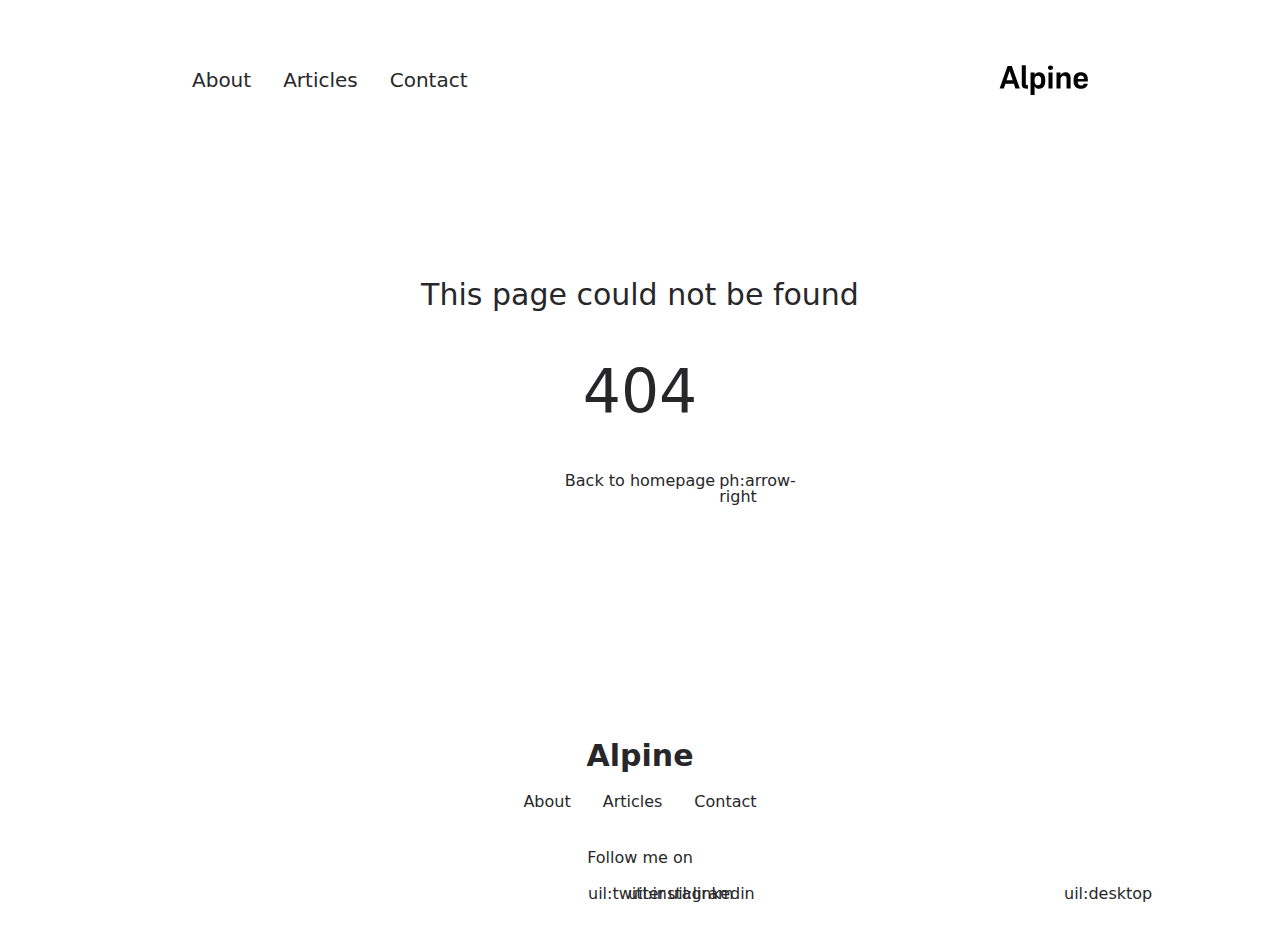
<file: 200.html>
<!DOCTYPE html><html lang="en"><head><meta charset="utf-8">
<meta name="viewport" content="width=device-width, initial-scale=1">
<link rel="stylesheet" href="/_nuxt/entry.Xa6Y6GAw.css">
<link rel="modulepreload" as="script" crossorigin href="/_nuxt/entry.suJVOAAL.js">
<link rel="prefetch" as="style" href="/_nuxt/article.mNjPIZXX.css">
<link rel="prefetch" as="style" href="/_nuxt/ProseA.0vlFU1WH.css">
<link rel="prefetch" as="script" crossorigin href="/_nuxt/article.EUMhWUwu.js">
<link rel="prefetch" as="script" crossorigin href="/_nuxt/ProseA.dwk-y0Xm.js">
<link rel="prefetch" as="script" crossorigin href="/_nuxt/date.3uOv5BcS.js">
<link rel="prefetch" as="script" crossorigin href="/_nuxt/default.yk-9WRNf.js">
<link rel="prefetch" as="script" crossorigin href="/_nuxt/page.FPyUCWic.js">
<link rel="prefetch" as="script" crossorigin href="/_nuxt/client-db.99oGcEHM.js">
<link rel="prefetch" as="style" href="/_nuxt/useStudio.5vfyueRC.css">
<link rel="prefetch" as="script" crossorigin href="/_nuxt/useStudio.45nNho7I.js">
<link rel="prefetch" as="style" href="/_nuxt/error-404._LjjY-y0.css">
<link rel="prefetch" as="script" crossorigin href="/_nuxt/error-404.KaxsfTL4.js">
<link rel="prefetch" as="style" href="/_nuxt/error-500.Ke0_YfD7.css">
<link rel="prefetch" as="script" crossorigin href="/_nuxt/error-500.boXSA_Je.js">
<script type="module" src="/_nuxt/entry.suJVOAAL.js" crossorigin></script><style id="pinceau-runtime-hydratable">undefined</style><style id="pinceau-theme">@media { :root {--pinceau-mq: initial; --alpine-readableLine: 68ch;--alpine-backdrop-backgroundColor: #f4f4f5b3;--prose-code-inline-padding: 0.2rem 0.375rem 0.2rem 0.375rem;--prose-code-block-backdropFilter: contrast(1);--prose-code-block-border-style: solid;--prose-code-block-border-width: 1px;--prose-tbody-tr-borderBottom-style: dashed;--prose-tbody-tr-borderBottom-width: 1px;--prose-th-textAlign: inherit;--prose-thead-borderBottom-style: solid;--prose-thead-borderBottom-width: 1px;--prose-thead-border-style: solid;--prose-thead-border-width: 0px;--prose-table-textAlign: start;--prose-hr-width: 1px;--prose-hr-style: solid;--prose-li-listStylePosition: outside;--prose-ol-li-markerColor: currentColor;--prose-ol-paddingInlineStart: 21px;--prose-ol-listStyleType: decimal;--prose-ul-li-markerColor: currentColor;--prose-ul-paddingInlineStart: 21px;--prose-ul-listStyleType: disc;--prose-blockquote-border-style: solid;--prose-blockquote-border-width: 4px;--prose-blockquote-quotes: '201C' '201D' '2018' '2019';--prose-blockquote-paddingInlineStart: 24px;--prose-a-code-color-hover: currentColor;--prose-a-code-color-static: currentColor;--prose-a-hasCode-borderBottom: none;--prose-a-border-distance: 2px;--prose-a-border-color-hover: currentColor;--prose-a-border-color-static: currentColor;--prose-a-border-style-hover: solid;--prose-a-border-style-static: dashed;--prose-a-border-width: 1px;--prose-a-color-static: inherit;--prose-a-textDecoration: none;--prose-h6-margin: 3rem 0 2rem;--prose-h5-margin: 3rem 0 2rem;--prose-h4-margin: 3rem 0 2rem;--prose-h3-margin: 3rem 0 2rem;--prose-h2-margin: 3rem 0 2rem;--prose-h1-margin: 0 0 2rem;--prose-p-fontSize: 18px;--typography-lead-loose: 2;--typography-lead-relaxed: 1.625;--typography-lead-normal: 1.5;--typography-lead-snug: 1.375;--typography-lead-tight: 1.25;--typography-lead-none: 1;--typography-lead-10: 2.5rem;--typography-lead-9: 2.25rem;--typography-lead-8: 2rem;--typography-lead-7: 1.75rem;--typography-lead-6: 1.5rem;--typography-lead-5: 1.25rem;--typography-lead-4: 1rem;--typography-lead-3: .75rem;--typography-lead-2: .5rem;--typography-lead-1: .025rem;--typography-fontWeight-black: 900;--typography-fontWeight-extrabold: 800;--typography-fontWeight-bold: 700;--typography-fontWeight-semibold: 600;--typography-fontWeight-medium: 500;--typography-fontWeight-normal: 400;--typography-fontWeight-light: 300;--typography-fontWeight-extralight: 200;--typography-fontWeight-thin: 100;--typography-fontSize-9xl: 128px;--typography-fontSize-8xl: 96px;--typography-fontSize-7xl: 72px;--typography-fontSize-6xl: 60px;--typography-fontSize-5xl: 48px;--typography-fontSize-4xl: 36px;--typography-fontSize-3xl: 30px;--typography-fontSize-2xl: 24px;--typography-fontSize-xl: 20px;--typography-fontSize-lg: 18px;--typography-fontSize-base: 16px;--typography-fontSize-sm: 14px;--typography-fontSize-xs: 12px;--typography-letterSpacing-wide: 0.025em;--typography-letterSpacing-tight: -0.025em;--typography-verticalMargin-base: 24px;--typography-verticalMargin-sm: 16px;--elements-border-secondary-hover: [object Object];--elements-backdrop-background: #fffc;--elements-backdrop-filter: saturate(200%) blur(20px);--elements-container-maxWidth: 64rem;--lead-loose: 2;--lead-relaxed: 1.625;--lead-normal: 1.5;--lead-snug: 1.375;--lead-tight: 1.25;--lead-none: 1;--lead-10: 2.5rem;--lead-9: 2.25rem;--lead-8: 2rem;--lead-7: 1.75rem;--lead-6: 1.5rem;--lead-5: 1.25rem;--lead-4: 1rem;--lead-3: .75rem;--lead-2: .5rem;--lead-1: .025rem;--letterSpacing-widest: 0.1em;--letterSpacing-wider: 0.05em;--letterSpacing-wide: 0.025em;--letterSpacing-normal: 0em;--letterSpacing-tight: -0.025em;--letterSpacing-tighter: -0.05em;--fontSize-9xl: 8rem;--fontSize-8xl: 6rem;--fontSize-7xl: 4.5rem;--fontSize-6xl: 3.75rem;--fontSize-5xl: 3rem;--fontSize-4xl: 2.25rem;--fontSize-3xl: 1.875rem;--fontSize-2xl: 1.5rem;--fontSize-xl: 1.25rem;--fontSize-lg: 1.125rem;--fontSize-base: 1rem;--fontSize-sm: 0.875rem;--fontSize-xs: 0.75rem;--fontWeight-black: 900;--fontWeight-extrabold: 800;--fontWeight-bold: 700;--fontWeight-semibold: 600;--fontWeight-medium: 500;--fontWeight-normal: 400;--fontWeight-light: 300;--fontWeight-extralight: 200;--fontWeight-thin: 100;--font-mono: ui-monospace, SFMono-Regular, Menlo, Monaco, Consolas, Liberation Mono, Courier New, monospace;--font-serif: ui-serif, Georgia, Cambria, Times New Roman, Times, serif;--font-sans: ui-sans-serif, system-ui, -apple-system, BlinkMacSystemFont, Segoe UI, Roboto, Helvetica Neue, Arial, Noto Sans, sans-serif, Apple Color Emoji, Segoe UI Emoji, Segoe UI Symbol, Noto Color Emoji;--opacity-total: 1;--opacity-high: 0.8;--opacity-medium: 0.5;--opacity-soft: 0.3;--opacity-light: 0.15;--opacity-bright: 0.1;--opacity-noOpacity: 0;--borderWidth-lg: 3px;--borderWidth-md: 2px;--borderWidth-sm: 1px;--borderWidth-noBorder: 0;--space-rem-875: 0.875rem;--space-rem-625: 0.625rem;--space-rem-375: 0.375rem;--space-rem-125: 0.125rem;--space-px: 1px;--space-128: 32rem;--space-96: 24rem;--space-80: 20rem;--space-72: 18rem;--space-64: 16rem;--space-60: 15rem;--space-56: 14rem;--space-52: 13rem;--space-48: 12rem;--space-44: 11rem;--space-40: 10rem;--space-36: 9rem;--space-32: 8rem;--space-28: 7rem;--space-24: 6rem;--space-20: 5rem;--space-16: 4rem;--space-14: 3.5rem;--space-12: 3rem;--space-11: 2.75rem;--space-10: 2.5rem;--space-9: 2.25rem;--space-8: 2rem;--space-7: 1.75rem;--space-6: 1.5rem;--space-5: 1.25rem;--space-4: 1rem;--space-3: 0.75rem;--space-2: 0.5rem;--space-1: 0.25rem;--space-0: 0px;--size-full: 100%;--size-7xl: 80rem;--size-6xl: 72rem;--size-5xl: 64rem;--size-4xl: 56rem;--size-3xl: 48rem;--size-2xl: 42rem;--size-xl: 36rem;--size-lg: 32rem;--size-md: 28rem;--size-sm: 24rem;--size-xs: 20rem;--size-200: 200px;--size-104: 104px;--size-80: 80px;--size-64: 64px;--size-56: 56px;--size-48: 48px;--size-40: 40px;--size-32: 32px;--size-24: 24px;--size-20: 20px;--size-16: 16px;--size-12: 12px;--size-8: 8px;--size-6: 6px;--size-4: 4px;--size-2: 2px;--size-0: 0px;--radii-full: 9999px;--radii-3xl: 1.75rem;--radii-2xl: 1.5rem;--radii-xl: 1rem;--radii-lg: 0.75rem;--radii-md: 0.5rem;--radii-sm: 0.375rem;--radii-xs: 0.25rem;--radii-2xs: 0.125rem;--radii-none: 0px;--shadow-none: 0px 0px 0px 0px transparent;--shadow-lg: 0px 10px 15px -3px #000000, 0px 4px 6px -4px #000000;--shadow-md: 0px 4px 6px -1px #000000, 0px 2px 4px -2px #000000;--shadow-sm: 0px 1px 3px 0px #000000, 0px 1px 2px -1px #000000;--shadow-xs: 0px 1px 2px 0px #000000;--height-screen: 100vh;--width-screen: 100vw;--color-primary-900: #002e38;--color-primary-800: #005c70;--color-primary-700: #008aa9;--color-primary-600: #00b9e1;--color-primary-500: #1ad6ff;--color-primary-400: #40ddff;--color-primary-300: #66e4ff;--color-primary-200: #8deaff;--color-primary-100: #b3f1ff;--color-primary-50: #d9f8ff;--color-ruby-900: #380011;--color-ruby-800: #700021;--color-ruby-700: #a90032;--color-ruby-600: #e10043;--color-ruby-500: #ff1a5e;--color-ruby-400: #ff4079;--color-ruby-300: #ff6694;--color-ruby-200: #ff8dae;--color-ruby-100: #ffb3c9;--color-ruby-50: #ffd9e4;--color-pink-900: #380025;--color-pink-800: #70004b;--color-pink-700: #a90070;--color-pink-600: #e10095;--color-pink-500: #ff1ab2;--color-pink-400: #ff40bf;--color-pink-300: #ff66cc;--color-pink-200: #ff8dd8;--color-pink-100: #ffb3e5;--color-pink-50: #ffd9f2;--color-purple-900: #190038;--color-purple-800: #330070;--color-purple-700: #4c00a9;--color-purple-600: #6500e1;--color-purple-500: #811aff;--color-purple-400: #9640ff;--color-purple-300: #ab66ff;--color-purple-200: #c08dff;--color-purple-100: #d5b3ff;--color-purple-50: #ead9ff;--color-royalblue-900: #0b0531;--color-royalblue-800: #160a62;--color-royalblue-700: #211093;--color-royalblue-600: #2c15c4;--color-royalblue-500: #4127e8;--color-royalblue-400: #614bec;--color-royalblue-300: #806ff0;--color-royalblue-200: #a093f3;--color-royalblue-100: #c0b7f7;--color-royalblue-50: #dfdbfb;--color-indigoblue-900: #001238;--color-indigoblue-800: #002370;--color-indigoblue-700: #0035a9;--color-indigoblue-600: #0047e1;--color-indigoblue-500: #1a62ff;--color-indigoblue-400: #407cff;--color-indigoblue-300: #6696ff;--color-indigoblue-200: #8db0ff;--color-indigoblue-100: #b3cbff;--color-indigoblue-50: #d9e5ff;--color-blue-900: #002438;--color-blue-800: #004870;--color-blue-700: #006ca9;--color-blue-600: #0090e1;--color-blue-500: #1aadff;--color-blue-400: #40bbff;--color-blue-300: #66c8ff;--color-blue-200: #8dd6ff;--color-blue-100: #b3e4ff;--color-blue-50: #d9f1ff;--color-lightblue-900: #002e38;--color-lightblue-800: #005c70;--color-lightblue-700: #008aa9;--color-lightblue-600: #00b9e1;--color-lightblue-500: #1ad6ff;--color-lightblue-400: #40ddff;--color-lightblue-300: #66e4ff;--color-lightblue-200: #8deaff;--color-lightblue-100: #b3f1ff;--color-lightblue-50: #d9f8ff;--color-teal-900: #062a28;--color-teal-800: #0b544f;--color-teal-700: #117d77;--color-teal-600: #16a79e;--color-teal-500: #1cd1c6;--color-teal-400: #36e4da;--color-teal-300: #5fe9e1;--color-teal-200: #87efe9;--color-teal-100: #aff4f0;--color-teal-50: #d7faf8;--color-pear-900: #2a2b09;--color-pear-800: #545512;--color-pear-700: #7e801b;--color-pear-600: #a8aa24;--color-pear-500: #d0d32f;--color-pear-400: #d8da52;--color-pear-300: #e0e274;--color-pear-200: #e8e997;--color-pear-100: #eff0ba;--color-pear-50: #f7f8dc;--color-red-900: #380300;--color-red-800: #700700;--color-red-700: #a90a00;--color-red-600: #e10e00;--color-red-500: #ff281a;--color-red-400: #ff4c40;--color-red-300: #ff7066;--color-red-200: #ff948d;--color-red-100: #ffb7b3;--color-red-50: #ffdbd9;--color-orange-900: #381800;--color-orange-800: #702f00;--color-orange-700: #a94700;--color-orange-600: #e15e00;--color-orange-500: #ff7a1a;--color-orange-400: #ff9040;--color-orange-300: #ffa666;--color-orange-200: #ffbd8d;--color-orange-100: #ffd3b3;--color-orange-50: #ffe9d9;--color-yellow-900: #362b03;--color-yellow-800: #6d5605;--color-yellow-700: #a38108;--color-yellow-600: #daac0a;--color-yellow-500: #f5c828;--color-yellow-400: #f7d14c;--color-yellow-300: #f8da70;--color-yellow-200: #fae393;--color-yellow-100: #fcedb7;--color-yellow-50: #fdf6db;--color-green-900: #003f25;--color-green-800: #005e38;--color-green-700: #007e4a;--color-green-600: #009d5d;--color-green-500: #00bd6f;--color-green-400: #00dc82;--color-green-300: #30ffaa;--color-green-200: #83ffcc;--color-green-100: #acffdd;--color-green-50: #d6ffee;--color-gray-900: #18181B;--color-gray-800: #27272A;--color-gray-700: #3f3f46;--color-gray-600: #52525B;--color-gray-500: #71717A;--color-gray-400: #a1a1aa;--color-gray-300: #D4d4d8;--color-gray-200: #e4e4e7;--color-gray-100: #f4f4f5;--color-gray-50: #fafafa;--color-black: #0c0c0d;--color-white: #FFFFFF;--media-portrait: only screen and (orientation: portrait);--media-landscape: only screen and (orientation: landscape);--media-rm: (prefers-reduced-motion: reduce);--media-2xl: (min-width: 1536px);--media-xl: (min-width: 1280px);--media-lg: (min-width: 1024px);--media-md: (min-width: 768px);--media-sm: (min-width: 640px);--media-xs: (min-width: 475px);--alpine-body-color: var(--color-gray-800);--alpine-body-backgroundColor: var(--color-white);--prose-code-inline-fontWeight: var(--typography-fontWeight-normal);--prose-code-inline-fontSize: var(--typography-fontSize-sm);--prose-code-inline-borderRadius: var(--radii-xs);--prose-code-block-pre-padding: var(--typography-verticalMargin-sm);--prose-code-block-margin: var(--typography-verticalMargin-base) 0;--prose-code-block-fontSize: var(--typography-fontSize-sm);--prose-tbody-code-inline-fontSize: var(--typography-fontSize-sm);--prose-tbody-td-padding: var(--typography-verticalMargin-sm);--prose-th-fontWeight: var(--typography-fontWeight-semibold);--prose-th-padding: 0 var(--typography-verticalMargin-sm) var(--typography-verticalMargin-sm) var(--typography-verticalMargin-sm);--prose-table-lineHeight: var(--typography-lead-6);--prose-table-fontSize: var(--typography-fontSize-sm);--prose-table-margin: var(--typography-verticalMargin-base) 0;--prose-hr-margin: var(--typography-verticalMargin-base) 0;--prose-li-margin: var(--typography-verticalMargin-sm) 0;--prose-ol-margin: var(--typography-verticalMargin-base) 0;--prose-ul-margin: var(--typography-verticalMargin-base) 0;--prose-blockquote-margin: var(--typography-verticalMargin-base) 0;--prose-a-code-border-style: var(--prose-a-border-style-static);--prose-a-code-border-width: var(--prose-a-border-width);--prose-a-fontWeight: var(--typography-fontWeight-medium);--prose-img-margin: var(--typography-verticalMargin-base) 0;--prose-strong-fontWeight: var(--typography-fontWeight-semibold);--prose-h6-iconSize: var(--typography-fontSize-base);--prose-h6-fontWeight: var(--typography-fontWeight-semibold);--prose-h6-lineHeight: var(--typography-lead-normal);--prose-h6-fontSize: var(--typography-fontSize-lg);--prose-h5-iconSize: var(--typography-fontSize-lg);--prose-h5-fontWeight: var(--typography-fontWeight-semibold);--prose-h5-lineHeight: var(--typography-lead-snug);--prose-h5-fontSize: var(--typography-fontSize-xl);--prose-h4-iconSize: var(--typography-fontSize-lg);--prose-h4-letterSpacing: var(--typography-letterSpacing-tight);--prose-h4-fontWeight: var(--typography-fontWeight-semibold);--prose-h4-lineHeight: var(--typography-lead-snug);--prose-h4-fontSize: var(--typography-fontSize-2xl);--prose-h3-iconSize: var(--typography-fontSize-xl);--prose-h3-letterSpacing: var(--typography-letterSpacing-tight);--prose-h3-fontWeight: var(--typography-fontWeight-semibold);--prose-h3-lineHeight: var(--typography-lead-snug);--prose-h3-fontSize: var(--typography-fontSize-3xl);--prose-h2-iconSize: var(--typography-fontSize-2xl);--prose-h2-letterSpacing: var(--typography-letterSpacing-tight);--prose-h2-fontWeight: var(--typography-fontWeight-semibold);--prose-h2-lineHeight: var(--typography-lead-tight);--prose-h2-fontSize: var(--typography-fontSize-4xl);--prose-h1-iconSize: var(--typography-fontSize-3xl);--prose-h1-letterSpacing: var(--typography-letterSpacing-tight);--prose-h1-fontWeight: var(--typography-fontWeight-bold);--prose-h1-lineHeight: var(--typography-lead-tight);--prose-h1-fontSize: var(--typography-fontSize-5xl);--prose-p-br-margin: var(--typography-verticalMargin-base) 0 0 0;--prose-p-margin: var(--typography-verticalMargin-base) 0;--prose-p-lineHeight: var(--typography-lead-normal);--typography-color-primary-900: var(--color-primary-900);--typography-color-primary-800: var(--color-primary-800);--typography-color-primary-700: var(--color-primary-700);--typography-color-primary-600: var(--color-primary-600);--typography-color-primary-500: var(--color-primary-500);--typography-color-primary-400: var(--color-primary-400);--typography-color-primary-300: var(--color-primary-300);--typography-color-primary-200: var(--color-primary-200);--typography-color-primary-100: var(--color-primary-100);--typography-color-primary-50: var(--color-primary-50);--typography-font-code: var(--font-mono);--typography-font-body: var(--font-sans);--typography-font-display: var(--font-sans);--typography-body-backgroundColor: var(--color-white);--typography-body-color: var(--color-black);--elements-state-danger-borderColor-secondary: var(--color-red-200);--elements-state-danger-borderColor-primary: var(--color-red-100);--elements-state-danger-backgroundColor-secondary: var(--color-red-100);--elements-state-danger-backgroundColor-primary: var(--color-red-50);--elements-state-danger-color-secondary: var(--color-red-600);--elements-state-danger-color-primary: var(--color-red-500);--elements-state-warning-borderColor-secondary: var(--color-yellow-200);--elements-state-warning-borderColor-primary: var(--color-yellow-100);--elements-state-warning-backgroundColor-secondary: var(--color-yellow-100);--elements-state-warning-backgroundColor-primary: var(--color-yellow-50);--elements-state-warning-color-secondary: var(--color-yellow-700);--elements-state-warning-color-primary: var(--color-yellow-600);--elements-state-success-borderColor-secondary: var(--color-green-200);--elements-state-success-borderColor-primary: var(--color-green-100);--elements-state-success-backgroundColor-secondary: var(--color-green-100);--elements-state-success-backgroundColor-primary: var(--color-green-50);--elements-state-success-color-secondary: var(--color-green-600);--elements-state-success-color-primary: var(--color-green-500);--elements-state-info-borderColor-secondary: var(--color-blue-200);--elements-state-info-borderColor-primary: var(--color-blue-100);--elements-state-info-backgroundColor-secondary: var(--color-blue-100);--elements-state-info-backgroundColor-primary: var(--color-blue-50);--elements-state-info-color-secondary: var(--color-blue-600);--elements-state-info-color-primary: var(--color-blue-500);--elements-state-primary-borderColor-secondary: var(--color-primary-200);--elements-state-primary-borderColor-primary: var(--color-primary-100);--elements-state-primary-backgroundColor-secondary: var(--color-primary-100);--elements-state-primary-backgroundColor-primary: var(--color-primary-50);--elements-state-primary-color-secondary: var(--color-primary-700);--elements-state-primary-color-primary: var(--color-primary-600);--elements-surface-secondary-backgroundColor: var(--color-gray-200);--elements-surface-primary-backgroundColor: var(--color-gray-100);--elements-surface-background-base: var(--color-gray-100);--elements-border-secondary-static: var(--color-gray-200);--elements-border-primary-hover: var(--color-gray-200);--elements-border-primary-static: var(--color-gray-100);--elements-container-padding-md: var(--space-16);--elements-container-padding-sm: var(--space-12);--elements-container-padding-xs: var(--space-8);--elements-container-padding-mobile: var(--space-6);--elements-text-secondary-color-hover: var(--color-gray-700);--elements-text-secondary-color-static: var(--color-gray-500);--elements-text-primary-color-static: var(--color-gray-900);--text-6xl-lineHeight: var(--lead-none);--text-6xl-fontSize: var(--fontSize-6xl);--text-5xl-lineHeight: var(--lead-none);--text-5xl-fontSize: var(--fontSize-5xl);--text-4xl-lineHeight: var(--lead-10);--text-4xl-fontSize: var(--fontSize-4xl);--text-3xl-lineHeight: var(--lead-9);--text-3xl-fontSize: var(--fontSize-3xl);--text-2xl-lineHeight: var(--lead-8);--text-2xl-fontSize: var(--fontSize-2xl);--text-xl-lineHeight: var(--lead-7);--text-xl-fontSize: var(--fontSize-xl);--text-lg-lineHeight: var(--lead-7);--text-lg-fontSize: var(--fontSize-lg);--text-base-lineHeight: var(--lead-6);--text-base-fontSize: var(--fontSize-base);--text-sm-lineHeight: var(--lead-5);--text-sm-fontSize: var(--fontSize-sm);--text-xs-lineHeight: var(--lead-4);--text-xs-fontSize: var(--fontSize-xs);--shadow-2xl: 0px 25px 50px -12px var(--color-gray-900);--shadow-xl: 0px 20px 25px -5px var(--color-gray-400), 0px 8px 10px -6px #000000;--color-secondary-900: var(--color-gray-900);--color-secondary-800: var(--color-gray-800);--color-secondary-700: var(--color-gray-700);--color-secondary-600: var(--color-gray-600);--color-secondary-500: var(--color-gray-500);--color-secondary-400: var(--color-gray-400);--color-secondary-300: var(--color-gray-300);--color-secondary-200: var(--color-gray-200);--color-secondary-100: var(--color-gray-100);--color-secondary-50: var(--color-gray-50);--prose-a-code-background-hover: var(--typography-color-primary-50);--prose-a-code-border-color-hover: var(--typography-color-primary-500);--prose-a-color-hover: var(--typography-color-primary-500);--typography-color-secondary-900: var(--color-secondary-900);--typography-color-secondary-800: var(--color-secondary-800);--typography-color-secondary-700: var(--color-secondary-700);--typography-color-secondary-600: var(--color-secondary-600);--typography-color-secondary-500: var(--color-secondary-500);--typography-color-secondary-400: var(--color-secondary-400);--typography-color-secondary-300: var(--color-secondary-300);--typography-color-secondary-200: var(--color-secondary-200);--typography-color-secondary-100: var(--color-secondary-100);--typography-color-secondary-50: var(--color-secondary-50);--prose-code-inline-backgroundColor: var(--typography-color-secondary-100);--prose-code-inline-color: var(--typography-color-secondary-700);--prose-code-block-backgroundColor: var(--typography-color-secondary-100);--prose-code-block-color: var(--typography-color-secondary-700);--prose-code-block-border-color: var(--typography-color-secondary-200);--prose-tbody-tr-borderBottom-color: var(--typography-color-secondary-200);--prose-th-color: var(--typography-color-secondary-600);--prose-thead-borderBottom-color: var(--typography-color-secondary-200);--prose-thead-border-color: var(--typography-color-secondary-300);--prose-hr-color: var(--typography-color-secondary-200);--prose-blockquote-border-color: var(--typography-color-secondary-200);--prose-blockquote-color: var(--typography-color-secondary-500);--prose-a-code-border-color-static: var(--typography-color-secondary-400); } }@media { :root.dark {--pinceau-mq: dark; --alpine-backdrop-backgroundColor: #18181bb3;--prose-code-block-backdropFilter: contrast(1);--prose-ol-li-markerColor: currentColor;--prose-ul-li-markerColor: currentColor;--prose-a-code-color-hover: currentColor;--prose-a-code-color-static: currentColor;--prose-a-border-color-hover: currentColor;--prose-a-border-color-static: currentColor;--prose-a-color-static: inherit;--elements-backdrop-background: #0c0d0ccc;--alpine-body-color: var(--color-gray-200);--alpine-body-backgroundColor: var(--color-black);--typography-body-backgroundColor: var(--color-black);--typography-body-color: var(--color-white);--elements-state-danger-borderColor-secondary: var(--color-red-700);--elements-state-danger-borderColor-primary: var(--color-red-800);--elements-state-danger-backgroundColor-secondary: var(--color-red-800);--elements-state-danger-backgroundColor-primary: var(--color-red-900);--elements-state-danger-color-secondary: var(--color-red-200);--elements-state-danger-color-primary: var(--color-red-300);--elements-state-warning-borderColor-secondary: var(--color-yellow-700);--elements-state-warning-borderColor-primary: var(--color-yellow-800);--elements-state-warning-backgroundColor-secondary: var(--color-yellow-800);--elements-state-warning-backgroundColor-primary: var(--color-yellow-900);--elements-state-warning-color-secondary: var(--color-yellow-200);--elements-state-warning-color-primary: var(--color-yellow-400);--elements-state-success-borderColor-secondary: var(--color-green-700);--elements-state-success-borderColor-primary: var(--color-green-800);--elements-state-success-backgroundColor-secondary: var(--color-green-800);--elements-state-success-backgroundColor-primary: var(--color-green-900);--elements-state-success-color-secondary: var(--color-green-200);--elements-state-success-color-primary: var(--color-green-400);--elements-state-info-borderColor-secondary: var(--color-blue-700);--elements-state-info-borderColor-primary: var(--color-blue-800);--elements-state-info-backgroundColor-secondary: var(--color-blue-800);--elements-state-info-backgroundColor-primary: var(--color-blue-900);--elements-state-info-color-secondary: var(--color-blue-200);--elements-state-info-color-primary: var(--color-blue-400);--elements-state-primary-borderColor-secondary: var(--color-primary-700);--elements-state-primary-borderColor-primary: var(--color-primary-800);--elements-state-primary-backgroundColor-secondary: var(--color-primary-800);--elements-state-primary-backgroundColor-primary: var(--color-primary-900);--elements-state-primary-color-secondary: var(--color-primary-200);--elements-state-primary-color-primary: var(--color-primary-400);--elements-surface-secondary-backgroundColor: var(--color-gray-800);--elements-surface-primary-backgroundColor: var(--color-gray-900);--elements-surface-background-base: var(--color-gray-900);--elements-border-secondary-static: var(--color-gray-800);--elements-border-primary-hover: var(--color-gray-800);--elements-border-primary-static: var(--color-gray-900);--elements-text-secondary-color-hover: var(--color-gray-200);--elements-text-secondary-color-static: var(--color-gray-400);--elements-text-primary-color-static: var(--color-gray-50);--prose-a-code-background-hover: var(--typography-color-primary-900);--prose-a-code-border-color-hover: var(--typography-color-primary-600);--prose-a-color-hover: var(--typography-color-primary-400);--prose-code-inline-backgroundColor: var(--typography-color-secondary-800);--prose-code-inline-color: var(--typography-color-secondary-200);--prose-code-block-backgroundColor: var(--typography-color-secondary-900);--prose-code-block-color: var(--typography-color-secondary-200);--prose-code-block-border-color: var(--typography-color-secondary-800);--prose-tbody-tr-borderBottom-color: var(--typography-color-secondary-800);--prose-th-color: var(--typography-color-secondary-400);--prose-thead-borderBottom-color: var(--typography-color-secondary-800);--prose-thead-border-color: var(--typography-color-secondary-600);--prose-hr-color: var(--typography-color-secondary-800);--prose-blockquote-border-color: var(--typography-color-secondary-700);--prose-blockquote-color: var(--typography-color-secondary-400);--prose-a-code-border-color-static: var(--typography-color-secondary-600); } }</style><script>"use strict";(()=>{const a=window,e=document.documentElement,m=["dark","light"],c=window&&window.localStorage&&window.localStorage.getItem&&window.localStorage.getItem("nuxt-color-mode")||"system";let n=c==="system"?d():c;const l=e.getAttribute("data-color-mode-forced");l&&(n=l),i(n),a["__NUXT_COLOR_MODE__"]={preference:c,value:n,getColorScheme:d,addColorScheme:i,removeColorScheme:f};function i(o){const t=""+o+"",s="";e.classList?e.classList.add(t):e.className+=" "+t,s&&e.setAttribute("data-"+s,o)}function f(o){const t=""+o+"",s="";e.classList?e.classList.remove(t):e.className=e.className.replace(new RegExp(t,"g"),""),s&&e.removeAttribute("data-"+s)}function r(o){return a.matchMedia("(prefers-color-scheme"+o+")")}function d(){if(a.matchMedia&&r("").media!=="not all"){for(const o of m)if(r(":"+o).matches)return o}return"light"}})();
</script></head><body><div id="__nuxt"></div><script type="application/json" id="__NUXT_DATA__" data-ssr="false">[{"_errors":1,"serverRendered":2,"data":3,"state":4,"once":5},{},false,{},{},["Set"]]</script>
<script>window.__NUXT__={};window.__NUXT__.config={public:{FORMSPREE_URL:"",plausible:{hashMode:false,trackLocalhost:false,domain:"",apiHost:"https://plausible.io",autoPageviews:true,autoOutboundTracking:false},studio:{apiURL:"https://api.nuxt.studio"},mdc:{components:{prose:true,map:{p:"prose-p",a:"prose-a",blockquote:"prose-blockquote","code-inline":"prose-code-inline",code:"ProseCodeInline",em:"prose-em",h1:"prose-h1",h2:"prose-h2",h3:"prose-h3",h4:"prose-h4",h5:"prose-h5",h6:"prose-h6",hr:"prose-hr",img:"prose-img",ul:"prose-ul",ol:"prose-ol",li:"prose-li",strong:"prose-strong",table:"prose-table",thead:"prose-thead",tbody:"prose-tbody",td:"prose-td",th:"prose-th",tr:"prose-tr"}},headings:{anchorLinks:{h1:false,h2:true,h3:true,h4:true,h5:false,h6:false}}},content:{locales:[],defaultLocale:"",integrity:1707204053108,experimental:{stripQueryParameters:false,advanceQuery:false,clientDB:false},respectPathCase:false,api:{baseURL:"/api/_content"},navigation:{fields:["navTitle","layout"]},tags:{p:"prose-p",a:"prose-a",blockquote:"prose-blockquote","code-inline":"prose-code-inline",code:"ProseCodeInline",em:"prose-em",h1:"prose-h1",h2:"prose-h2",h3:"prose-h3",h4:"prose-h4",h5:"prose-h5",h6:"prose-h6",hr:"prose-hr",img:"prose-img",ul:"prose-ul",ol:"prose-ol",li:"prose-li",strong:"prose-strong",table:"prose-table",thead:"prose-thead",tbody:"prose-tbody",td:"prose-td",th:"prose-th",tr:"prose-tr"},highlight:{theme:{default:"github-light",dark:"github-dark"},preload:["json","js","ts","html","css","vue","diff","shell","markdown","yaml","bash","ini","c","cpp"]},wsUrl:"",documentDriven:{page:true,navigation:true,surround:true,globals:{},layoutFallbacks:["theme"],injectPage:true},host:"",trailingSlash:false,search:"",contentHead:true,anchorLinks:{depth:4,exclude:[1]}}},app:{baseURL:"/",buildAssetsDir:"/_nuxt/",cdnURL:""}}</script></body></html>
</file>
<file: _nuxt/entry.Xa6Y6GAw.css>
body{background-color:var(--alpine-body-backgroundColor);color:var(--alpine-body-color)}.light-img{display:block}.dark-img{display:none}@media (prefers-color-scheme:dark){html:not(.light) .dark-img{display:block}html:not(.light) .light-img{display:none}}html.dark .dark-img{display:block}html.dark .light-img{display:none}html{-webkit-font-smoothing:antialiased;-moz-osx-font-smoothing:grayscale}.sr-only{height:1px!important;margin:-1px!important;overflow:hidden!important;padding:0!important;position:absolute!important;width:1px!important;clip:rect(0,0,0,0)!important;border:0!important;white-space:nowrap!important}*,:after,:before{border:0 solid #e5e7eb;box-sizing:border-box}html{line-height:1.5;-webkit-text-size-adjust:100%;font-family:ui-sans-serif,system-ui,-apple-system,BlinkMacSystemFont,Segoe UI,Roboto,Helvetica Neue,Arial,Noto Sans,sans-serif,Apple Color Emoji,Segoe UI Emoji,Segoe UI Symbol,Noto Color Emoji;-moz-tab-size:4;-o-tab-size:4;tab-size:4}body{line-height:inherit;margin:0}hr{border-top-width:1px;color:inherit;height:0}abbr:where([title]){-webkit-text-decoration:underline dotted;text-decoration:underline dotted}h1,h2,h3,h4,h5,h6{font-size:inherit;font-weight:inherit}a{color:inherit;text-decoration:inherit}b,strong{font-weight:bolder}code,kbd,pre,samp{font-family:ui-monospace,SFMono-Regular,Menlo,Monaco,Consolas,Liberation Mono,Courier New,monospace;font-size:1em}small{font-size:80%}sub,sup{font-size:75%;line-height:0;position:relative;vertical-align:baseline}sub{bottom:-.25em}sup{top:-.5em}table{border-collapse:collapse;border-color:inherit;text-indent:0}button,input,optgroup,select,textarea{color:inherit;font-family:inherit;font-size:100%;font-weight:inherit;line-height:inherit;margin:0;padding:0}button,select{text-transform:none}[type=button],[type=reset],[type=submit],button{-webkit-appearance:button;background-color:transparent;background-image:none}:-moz-focusring{outline:auto}:-moz-ui-invalid{box-shadow:none}progress{vertical-align:baseline}::-webkit-inner-spin-button,::-webkit-outer-spin-button{height:auto}[type=search]{-webkit-appearance:textfield;outline-offset:-2px}::-webkit-search-decoration{-webkit-appearance:none}::-webkit-file-upload-button{-webkit-appearance:button;font:inherit}summary{display:list-item}blockquote,dd,dl,figure,h1,h2,h3,h4,h5,h6,hr,p,pre{margin:0}fieldset{margin:0}fieldset,legend{padding:0}menu,ol,ul{list-style:none;margin:0;padding:0}textarea{resize:vertical}input::-moz-placeholder,textarea::-moz-placeholder{color:#9ca3af;opacity:1}input::placeholder,textarea::placeholder{color:#9ca3af;opacity:1}[role=button],button{cursor:pointer}:disabled{cursor:default}audio,canvas,embed,iframe,img,object,svg,video{display:block;vertical-align:middle}img,video{height:auto;max-width:100%}[hidden]{display:none}.nuxt-progress{background:repeating-linear-gradient(90deg,#00dc82 0,#34cdfe 50%,#0047e1);left:0;opacity:1;position:fixed;right:0;top:0;transition:width .1s,height .4s,opacity .4s;width:0;z-index:999999}nav ul[data-v-58002502]{display:flex;flex-direction:column;gap:var(--space-4);justify-content:center;width:100%}@media (min-width:640px){nav ul[data-v-58002502]{flex-direction:row;gap:var(--space-8)}}nav ul a[data-v-58002502]{position:relative}nav ul a.router-link-active[data-v-58002502]{color:var(--color-primary-500)}nav ul a .underline-fx[data-v-58002502]{background-color:currentColor;bottom:-4px;height:1px;position:absolute;transition:width .2s ease-in-out;width:0}a:hover :is(nav ul a .underline-fx):is(nav ul a .underline-fx[data-v-58002502]){width:100%}header[data-v-2d974873]{--header-padding:var(--space-16);--logo-height:var(--space-8);align-items:center;display:grid;gap:var(--space-4);grid-template-columns:repeat(12,minmax(0,1fr));padding-bottom:var(--header-padding);padding-top:var(--header-padding);position:relative}header .menu[data-v-2d974873]{display:flex;position:absolute}header .menu[data-v-2d974873] :hover{color:var(--color-primary-500)}.left :is(header .menu):is(header .menu[data-v-2d974873]){right:0}@media (min-width:640px){header .menu[data-v-2d974873]{display:none}}header .overlay[data-v-2d974873]{-webkit-backdrop-filter:blur(20px);backdrop-filter:blur(20px);background-color:var(--alpine-backdrop-backgroundColor);border:1px solid var(--color-gray-200);border-radius:var(--radii-md);font-size:var(--text-lg-fontSize);font-weight:var(--fontWeight-medium);line-height:var(--text-lg-lineHeight);padding:var(--space-6);padding-right:var(--space-24);perspective:2000px;position:absolute;top:calc(var(--header-padding) + var(--logo-height) + var(--space-2));transform-origin:top;transition:all .25s;will-change:opacity,transform}header .overlay[data-v-2d974873]:not(.show){opacity:0;transform:translateY(-10px) rotateY(-8deg) rotateX(-20deg)}.left :is(header .overlay:not(.show)):is(header .overlay[data-v-2d974873]:not(.show)){transform:translateY(-10px) rotateY(8deg) rotateX(-20deg)}header .overlay[data-v-2d974873]:not(.show){pointer-events:none}.left :is(header .overlay):is(header .overlay[data-v-2d974873]){padding:var(--space-6);padding-left:var(--space-16);right:0;text-align:right}@media (min-width:640px){header .overlay[data-v-2d974873]{display:none}}:root.dark header .overlay[data-v-2d974873]{border-color:var(--color-gray-800)}header .logo[data-v-2d974873]{display:flex;grid-column:span 12/span 12;height:var(--logo-height)}header .logo a[data-v-2d974873]{display:flex}.center :is(header .logo):is(header .logo[data-v-2d974873]){grid-column:span 12/span 12;justify-content:center}.right :is(header .logo):is(header .logo[data-v-2d974873]){justify-content:flex-end}@media (min-width:640px){header .logo[data-v-2d974873]{grid-column:span 4/span 4;grid-column-start:auto}.right :is(header .logo):is(header .logo[data-v-2d974873]){order:2}}header .logo .fallback[data-v-2d974873]{font-size:var(--text-2xl-fontSize);font-weight:var(--fontWeight-semibold);line-height:var(--text-2xl-lineHeight)}header .main-nav[data-v-2d974873]{display:none}@media (min-width:640px){header .main-nav[data-v-2d974873]{display:flex;font-size:var(--text-xl-fontSize);font-weight:var(--fontWeight-medium);grid-column:span 8/span 8;line-height:var(--text-xl-lineHeight)}.center :is(header .main-nav):is(header .main-nav[data-v-2d974873]){grid-column:span 12/span 12;justify-content:center}.right :is(header .main-nav):is(header .main-nav[data-v-2d974873]){justify-content:flex-start}.left :is(header .main-nav):is(header .main-nav[data-v-2d974873]){justify-content:flex-end}}.icon[data-v-60a64bd7]{display:inline-block;vertical-align:middle}a[data-v-a1cedb2a]{--social-icon-size:24px;display:flex;height:24px;height:var(--social-icon-size);width:24px;width:var(--social-icon-size)}a[data-v-a1cedb2a] :hover{color:var(--color-primary-500)}a svg[data-v-a1cedb2a]{height:100%;width:100%}button[data-v-42c4fa9a]{display:flex;--color-mode-switcher-size:24px;height:24px;height:var(--color-mode-switcher-size);width:24px;width:var(--color-mode-switcher-size)}button[data-v-42c4fa9a] :hover{color:var(--color-primary-500)}button svg[data-v-42c4fa9a]{height:100%;width:100%}footer[data-v-e7b5d575]{align-items:center;display:flex;flex-direction:column;margin-top:var(--space-24);padding-bottom:var(--space-8);padding-top:var(--space-8)}footer.left[data-v-e7b5d575]{align-items:flex-start}footer.right[data-v-e7b5d575]{align-items:flex-end}@media (min-width:768px){footer[data-v-e7b5d575]{min-height:var(--space-36)}}footer .credits[data-v-e7b5d575]{font-size:var(--text-3xl-fontSize);font-weight:var(--fontWeight-bold);line-height:var(--text-3xl-lineHeight);margin-bottom:var(--space-4)}footer .navigation[data-v-e7b5d575]{display:none}@media (min-width:640px){footer .navigation[data-v-e7b5d575]{display:flex;font-size:var(--text-base-fontSize);font-weight:var(--fontWeight-medium);line-height:var(--text-base-lineHeight);margin-bottom:var(--space-8)}}footer .message[data-v-e7b5d575]{margin-bottom:var(--space-4);text-align:center}footer .icons[data-v-e7b5d575]{display:grid;gap:var(--space-4);grid-template-columns:repeat(12,minmax(0,1fr));width:100%}.left :is(footer .icons):is(footer .icons[data-v-e7b5d575]){align-items:center;display:flex;justify-content:space-between}.right :is(footer .icons):is(footer .icons[data-v-e7b5d575]){align-items:center;display:flex;flex-direction:row-reverse;justify-content:space-between}footer .icons .social[data-v-e7b5d575]{display:flex;gap:var(--space-4);grid-column:span 12/span 12;justify-content:center}@media (min-width:475px){footer .icons .social[data-v-e7b5d575]{grid-column:span 4/span 4;grid-column-start:5}}footer .icons .color-mode-switch[data-v-e7b5d575]{display:flex;grid-column:span 12/span 12;justify-content:center}@media (min-width:475px){footer .icons .color-mode-switch[data-v-e7b5d575]{grid-column:span 2/span 2;grid-column-start:11;justify-content:flex-end}}.container[data-v-0768408f]{margin-inline-end:auto;margin-inline-start:auto;width:100%}.app-layout[data-v-7ee468eb]{min-width:var(--size-xs)}html{font-family:var(--font-sans)}
</file>
<file: _nuxt/DocumentDrivenNotFound.8zYyMNao.css>
section[data-v-e04a7e37]{align-items:center;display:flex;flex-direction:column;justify-content:center;min-height:50vh}section .message[data-v-e04a7e37]{font-size:var(--text-3xl-fontSize);font-weight:var(--fontWeight-medium);line-height:var(--text-3xl-lineHeight)}section .status[data-v-e04a7e37]{font-size:var(--text-6xl-fontSize);line-height:var(--text-6xl-lineHeight);margin-bottom:var(--space-12);margin-top:var(--space-12)}section a[data-v-e04a7e37]{align-items:center;display:flex;position:relative}section a .icon[data-v-e04a7e37]{height:var(--space-5);position:absolute;right:calc(0px - var(--space-1));transform:translate(100%);width:var(--space-5)}
</file>
<file: _nuxt/Hero.npRo-mAo.css>
.hero .layout[data-v-a257d665]{display:grid;gap:var(--space-8);grid-template-columns:repeat(1,minmax(0,1fr))}@media (min-width:1024px){.hero .layout[data-v-a257d665]{grid-template-columns:repeat(2,minmax(0,1fr))}}.hero .layout .title[data-v-a257d665]{font-size:var(--text-4xl-fontSize);font-weight:var(--fontWeight-bold);line-height:var(--text-4xl-lineHeight)}.hero .layout .description[data-v-a257d665]{font-size:var(--text-xl-fontSize);line-height:var(--text-xl-lineHeight);margin-top:var(--space-3)}.hero .layout img[data-v-a257d665]{aspect-ratio:16/9;border-radius:var(--radii-md);-o-object-fit:cover;object-fit:cover;width:100%}.hero .layout img.left[data-v-a257d665]{order:-1}
</file>
<file: _nuxt/ProseUl.NEFh07KC.css>
ul[data-v-8fdea40d]{font-family:var(--typography-font-body);list-style-type:var(--prose-ul-listStyleType);margin:var(--prose-ul-margin);padding-inline-start:var(--prose-ul-paddingInlineStart)}ul[data-v-8fdea40d]>li::marker{color:var(--prose-ul-li-markerColor)}ul[data-v-8fdea40d]>li ol,ul[data-v-8fdea40d]>li ul{margin:0}
</file>
<file: _nuxt/ProseLi.7Z_Kl6xc.css>
li[data-v-96ebbfaa]{font-family:var(--typography-font-body);list-style-position:var(--prose-li-listStylePosition);margin:var(--prose-li-margin)}
</file>
<file: _nuxt/ProseA.0vlFU1WH.css>
a[data-v-6ed987a3]{border-bottom:var(--prose-a-border-width) var(--prose-a-border-style-static) var(--prose-a-border-color-static);color:var(--prose-a-color-static);font-family:var(--typography-font-body);font-weight:var(--prose-a-fontWeight);padding-bottom:var(--prose-a-border-distance);-webkit-text-decoration:var(--prose-a-textDecoration);text-decoration:var(--prose-a-textDecoration)}a[data-v-6ed987a3]:hover{border-color:var(--prose-a-border-color-hover);border-style:var(--prose-a-border-style-hover);color:var(--prose-a-color-hover)}a[data-v-6ed987a3]:has(img){border-width:0}a[data-v-6ed987a3]:has(code){border-bottom:var(--prose-a-hasCode-borderBottom)}a[data-v-6ed987a3]:has(code) code{border-color:var(--prose-a-code-border-color-static);border-style:var(--prose-a-code-border-style);border-width:var(--prose-a-code-border-width);color:var(--prose-a-code-color-static)}a[data-v-6ed987a3]:has(code):hover{border-bottom:var(--prose-a-hasCode-borderBottom)}a[data-v-6ed987a3]:has(code):hover code{background-color:var(--prose-a-code-background-hover);border-color:var(--prose-a-code-border-color-hover);color:var(--prose-a-code-color-hover)}
</file>
<file: _nuxt/ProseStrong.l4OPQxG0.css>
strong[data-v-3d9f0f00]{font-family:var(--typography-font-body);font-weight:var(--prose-strong-fontWeight)}
</file>
<file: _nuxt/ProseP.jy_sEort.css>
p[data-v-1f2e389d]{font-family:var(--typography-font-body);font-size:var(--prose-p-fontSize);line-height:var(--prose-p-lineHeight);margin:var(--prose-p-margin)}p[data-v-1f2e389d] br{content:"";display:block;margin:var(--prose-p-br-margin)}
</file>
<file: _nuxt/Gallery.ReRQxl64.css>
.gallery .layout[data-v-b46eea7d]{display:grid;gap:var(--space-8);margin-bottom:var(--space-16);margin-top:var(--space-16);--cols:1;grid-template-columns:repeat(1,minmax(0,1fr));grid-template-columns:repeat(var(--cols),minmax(0,1fr))}@media (min-width:768px){.gallery .layout[data-v-b46eea7d]{--cols:var(---6-li-cols)}}.gallery .layout img[data-v-b46eea7d]{aspect-ratio:16/9;border-radius:var(--radii-md);-o-object-fit:cover;object-fit:cover;width:100%}
</file>
<file: _nuxt/article.mNjPIZXX.css>
article[data-v-04daa2a6]{margin-left:auto;margin-right:auto;max-width:var(--alpine-readableLine);padding-bottom:var(--space-4);padding-top:var(--space-4)}@media (min-width:640px){article[data-v-04daa2a6]{padding-bottom:var(--space-12);padding-top:var(--space-12)}}article .back[data-v-04daa2a6]{align-items:center;border-bottom:1px solid var(--elements-border-secondary-static);display:inline-flex;font-size:var(--text-lg-fontSize)}article .back[data-v-04daa2a6] svg{height:var(--size-16);margin-right:var(--space-2);width:var(--size-16)}article header[data-v-04daa2a6]{margin-bottom:var(--space-12);margin-top:var(--space-16)}article .title[data-v-04daa2a6]{font-size:var(--text-5xl-fontSize);font-weight:var(--fontWeight-semibold);line-height:var(--text-5xl-lineHeight);margin-bottom:var(--space-4)}article time[data-v-04daa2a6]{color:var(--elements-text-secondary-color-static)}article .prose .back-to-top[data-v-04daa2a6]{align-items:center;display:flex;justify-content:flex-end;width:100%}article .prose .back-to-top a[data-v-04daa2a6]{cursor:pointer;font-size:var(--text-lg-fontSize)}article .prose[data-v-04daa2a6] h1{display:none}
</file>
<file: _nuxt/useStudio.5vfyueRC.css>
body.__preview_enabled{padding-bottom:50px}#__nuxt_preview[data-v-207c9b37]{align-items:center;-webkit-backdrop-filter:blur(20px);backdrop-filter:blur(20px);background:#ffffff4d;border-top:1px solid #eee;bottom:-60px;color:#000;display:flex;font-family:Helvetica,sans-serif;font-size:16px;font-weight:500;gap:10px;height:50px;justify-content:center;left:0;position:fixed;right:0;transition:bottom .3s ease-in-out;z-index:10000}#__nuxt_preview.__preview_ready[data-v-207c9b37]{bottom:0}#__preview_background[data-v-207c9b37]{-webkit-backdrop-filter:blur(8px);backdrop-filter:blur(8px);background:#ffffff4d;height:100vh;left:0;position:fixed;top:0;width:100vw;z-index:9000}#__preview_loader[data-v-207c9b37]{align-items:center;color:#000;display:flex;flex-direction:column;font-family:system-ui,-apple-system,BlinkMacSystemFont,Segoe UI,Roboto,Oxygen,Ubuntu,Cantarell,Open Sans,Helvetica Neue,sans-serif;font-size:1.4rem;gap:8px;left:50%;position:fixed;top:50%;transform:translate(-50%,-50%);z-index:9500}#__preview_loader p[data-v-207c9b37]{margin:10px 0}.dark #__preview_background[data-v-207c9b37],.dark-mode #__preview_background[data-v-207c9b37]{background:#0000004d}.dark #__preview_loader[data-v-207c9b37],.dark-mode #__preview_loader[data-v-207c9b37]{color:#fff}.preview-loading-enter-active[data-v-207c9b37],.preview-loading-leave-active[data-v-207c9b37]{transition:opacity .4s}.preview-loading-enter[data-v-207c9b37],.preview-loading-leave-to[data-v-207c9b37]{opacity:0}#__preview_loading_icon[data-v-207c9b37]{animation:spin-207c9b37 1s linear infinite}.dark #__nuxt_preview[data-v-207c9b37],.dark-mode #__nuxt_preview[data-v-207c9b37]{background:#0000004d;border-top:1px solid #111;color:#fff}#__nuxt_preview svg[data-v-207c9b37]{color:#000;display:inline-block;height:30px;width:30px}.dark #__nuxt_preview svg[data-v-207c9b37],.dark-mode #__nuxt_preview svg[data-v-207c9b37]{color:#fff}button[data-v-207c9b37]{background:transparent;border:1px solid rgba(0,0,0,.2);border-radius:3px;box-shadow:none;color:#000c;cursor:pointer;display:inline-block;font-size:14px;font-weight:400;line-height:1rem;margin:0;padding:4px 10px;text-align:center;transition:none;width:auto}button[data-v-207c9b37]:hover{border-color:#0006;color:#000000e6}.dark button[data-v-207c9b37],.dark-mode button[data-v-207c9b37]{border-color:#fff3;color:#d3d3d3}.dark button[data-v-207c9b37]:hover,.dark-mode button[data-v-207c9b37]:hover{border-color:#fff6;color:#fff}#__nuxt_preview button[data-v-207c9b37]:focus,#__nuxt_preview button[data-v-207c9b37]:hover{background:#0000001a}#__nuxt_preview button[data-v-207c9b37]:active{background:#0003}.dark #__nuxt_preview button[data-v-207c9b37],.dark-mode #__nuxt_preview button[data-v-207c9b37]{border:1px solid hsla(0,0%,100%,.2);color:#fffc}.dark #__nuxt_preview button[data-v-207c9b37]:hover,.dark-mode #__nuxt_preview button[data-v-207c9b37]:focus{background:#ffffff1a}.dark #__nuxt_preview button[data-v-207c9b37]:active,.dark-mode #__nuxt_preview button[data-v-207c9b37]:active{background:#fff3}a[data-v-207c9b37]{font-weight:600}#__nuxt_preview.__preview_refreshing button[data-v-207c9b37],#__nuxt_preview.__preview_refreshing span[data-v-207c9b37],#__nuxt_preview.__preview_refreshing svg[data-v-207c9b37]{animation:nuxt_pulsate-207c9b37 1s ease-out;animation-iteration-count:infinite;opacity:.5}@keyframes nuxt_pulsate-207c9b37{0%{opacity:1}50%{opacity:.5}to{opacity:1}}@keyframes spin-207c9b37{0%{transform:rotate(1turn)}to{transform:rotate(0)}}
</file>
<file: _nuxt/error-404._LjjY-y0.css>
.spotlight[data-v-f5c0a1bb]{background:linear-gradient(45deg,#00dc82,#36e4da 50%,#0047e1);bottom:-30vh;filter:blur(20vh);height:40vh}.gradient-border[data-v-f5c0a1bb]{-webkit-backdrop-filter:blur(10px);backdrop-filter:blur(10px);border-radius:.5rem;position:relative}@media (prefers-color-scheme:light){.gradient-border[data-v-f5c0a1bb]{background-color:#ffffff4d}.gradient-border[data-v-f5c0a1bb]:before{background:linear-gradient(90deg,#e2e2e2,#e2e2e2 25%,#00dc82,#36e4da 75%,#0047e1)}}@media (prefers-color-scheme:dark){html:not(.light) .gradient-border[data-v-f5c0a1bb]{background-color:#1414144d}html:not(.light) .gradient-border[data-v-f5c0a1bb]:before{background:linear-gradient(90deg,#303030,#303030 25%,#00dc82,#36e4da 75%,#0047e1)}}html.dark .gradient-border[data-v-f5c0a1bb]{background-color:#1414144d}html.dark .gradient-border[data-v-f5c0a1bb]:before{background:linear-gradient(90deg,#303030,#303030 25%,#00dc82,#36e4da 75%,#0047e1)}.gradient-border[data-v-f5c0a1bb]:before{background-size:400% auto;border-radius:.5rem;bottom:0;content:"";left:0;-webkit-mask:linear-gradient(#fff 0 0) content-box,linear-gradient(#fff 0 0);mask:linear-gradient(#fff 0 0) content-box,linear-gradient(#fff 0 0);-webkit-mask-composite:xor;mask-composite:exclude;opacity:.5;padding:2px;position:absolute;right:0;top:0;transition:background-position .3s ease-in-out,opacity .2s ease-in-out;width:100%}.gradient-border[data-v-f5c0a1bb]:hover:before{background-position:-50% 0;opacity:1}.bg-white[data-v-f5c0a1bb]{--tw-bg-opacity:1;background-color:#fff;background-color:rgba(255,255,255,var(--tw-bg-opacity))}.cursor-pointer[data-v-f5c0a1bb]{cursor:pointer}.flex[data-v-f5c0a1bb]{display:flex}.grid[data-v-f5c0a1bb]{display:grid}.place-content-center[data-v-f5c0a1bb]{place-content:center}.items-center[data-v-f5c0a1bb]{align-items:center}.justify-center[data-v-f5c0a1bb]{justify-content:center}.font-sans[data-v-f5c0a1bb]{font-family:ui-sans-serif,system-ui,-apple-system,BlinkMacSystemFont,Segoe UI,Roboto,Helvetica Neue,Arial,Noto Sans,sans-serif,Apple Color Emoji,Segoe UI Emoji,Segoe UI Symbol,Noto Color Emoji}.font-medium[data-v-f5c0a1bb]{font-weight:500}.font-light[data-v-f5c0a1bb]{font-weight:300}.text-8xl[data-v-f5c0a1bb]{font-size:6rem;line-height:1}.text-xl[data-v-f5c0a1bb]{font-size:1.25rem;line-height:1.75rem}.leading-tight[data-v-f5c0a1bb]{line-height:1.25}.mb-8[data-v-f5c0a1bb]{margin-bottom:2rem}.mb-16[data-v-f5c0a1bb]{margin-bottom:4rem}.max-w-520px[data-v-f5c0a1bb]{max-width:520px}.min-h-screen[data-v-f5c0a1bb]{min-height:100vh}.overflow-hidden[data-v-f5c0a1bb]{overflow:hidden}.px-8[data-v-f5c0a1bb]{padding-left:2rem;padding-right:2rem}.py-2[data-v-f5c0a1bb]{padding-bottom:.5rem;padding-top:.5rem}.px-4[data-v-f5c0a1bb]{padding-left:1rem;padding-right:1rem}.fixed[data-v-f5c0a1bb]{position:fixed}.left-0[data-v-f5c0a1bb]{left:0}.right-0[data-v-f5c0a1bb]{right:0}.text-center[data-v-f5c0a1bb]{text-align:center}.text-black[data-v-f5c0a1bb]{--tw-text-opacity:1;color:#000;color:rgba(0,0,0,var(--tw-text-opacity))}.antialiased[data-v-f5c0a1bb]{-webkit-font-smoothing:antialiased;-moz-osx-font-smoothing:grayscale}.w-full[data-v-f5c0a1bb]{width:100%}.z-10[data-v-f5c0a1bb]{z-index:10}.z-20[data-v-f5c0a1bb]{z-index:20}@media (min-width:640px){.sm\:text-4xl[data-v-f5c0a1bb]{font-size:2.25rem;line-height:2.5rem}.sm\:text-xl[data-v-f5c0a1bb]{font-size:1.25rem;line-height:1.75rem}.sm\:text-10xl[data-v-f5c0a1bb]{font-size:10rem;line-height:1}.sm\:px-0[data-v-f5c0a1bb]{padding-left:0;padding-right:0}.sm\:py-3[data-v-f5c0a1bb]{padding-bottom:.75rem;padding-top:.75rem}.sm\:px-6[data-v-f5c0a1bb]{padding-left:1.5rem;padding-right:1.5rem}}@media (prefers-color-scheme:dark){html:not(.light) .dark\:bg-black[data-v-f5c0a1bb]{--tw-bg-opacity:1;background-color:#000;background-color:rgba(0,0,0,var(--tw-bg-opacity))}html:not(.light) .dark\:text-white[data-v-f5c0a1bb]{--tw-text-opacity:1;color:#fff;color:rgba(255,255,255,var(--tw-text-opacity))}}html.dark .dark\:bg-black[data-v-f5c0a1bb]{--tw-bg-opacity:1;background-color:#000;background-color:rgba(0,0,0,var(--tw-bg-opacity))}html.dark .dark\:text-white[data-v-f5c0a1bb]{--tw-text-opacity:1;color:#fff;color:rgba(255,255,255,var(--tw-text-opacity))}
</file>
<file: _nuxt/error-500.Ke0_YfD7.css>
.spotlight[data-v-b86faff8]{background:linear-gradient(45deg,#00dc82,#36e4da 50%,#0047e1);filter:blur(20vh)}.bg-white[data-v-b86faff8]{--tw-bg-opacity:1;background-color:#fff;background-color:rgba(255,255,255,var(--tw-bg-opacity))}.grid[data-v-b86faff8]{display:grid}.place-content-center[data-v-b86faff8]{place-content:center}.font-sans[data-v-b86faff8]{font-family:ui-sans-serif,system-ui,-apple-system,BlinkMacSystemFont,Segoe UI,Roboto,Helvetica Neue,Arial,Noto Sans,sans-serif,Apple Color Emoji,Segoe UI Emoji,Segoe UI Symbol,Noto Color Emoji}.font-medium[data-v-b86faff8]{font-weight:500}.font-light[data-v-b86faff8]{font-weight:300}.h-1\/2[data-v-b86faff8]{height:50%}.text-8xl[data-v-b86faff8]{font-size:6rem;line-height:1}.text-xl[data-v-b86faff8]{font-size:1.25rem;line-height:1.75rem}.leading-tight[data-v-b86faff8]{line-height:1.25}.mb-8[data-v-b86faff8]{margin-bottom:2rem}.mb-16[data-v-b86faff8]{margin-bottom:4rem}.max-w-520px[data-v-b86faff8]{max-width:520px}.min-h-screen[data-v-b86faff8]{min-height:100vh}.overflow-hidden[data-v-b86faff8]{overflow:hidden}.px-8[data-v-b86faff8]{padding-left:2rem;padding-right:2rem}.fixed[data-v-b86faff8]{position:fixed}.left-0[data-v-b86faff8]{left:0}.right-0[data-v-b86faff8]{right:0}.-bottom-1\/2[data-v-b86faff8]{bottom:-50%}.text-center[data-v-b86faff8]{text-align:center}.text-black[data-v-b86faff8]{--tw-text-opacity:1;color:#000;color:rgba(0,0,0,var(--tw-text-opacity))}.antialiased[data-v-b86faff8]{-webkit-font-smoothing:antialiased;-moz-osx-font-smoothing:grayscale}@media (min-width:640px){.sm\:text-4xl[data-v-b86faff8]{font-size:2.25rem;line-height:2.5rem}.sm\:text-10xl[data-v-b86faff8]{font-size:10rem;line-height:1}.sm\:px-0[data-v-b86faff8]{padding-left:0;padding-right:0}}@media (prefers-color-scheme:dark){html:not(.light) .dark\:bg-black[data-v-b86faff8]{--tw-bg-opacity:1;background-color:#000;background-color:rgba(0,0,0,var(--tw-bg-opacity))}html:not(.light) .dark\:text-white[data-v-b86faff8]{--tw-text-opacity:1;color:#fff;color:rgba(255,255,255,var(--tw-text-opacity))}}html.dark .dark\:bg-black[data-v-b86faff8]{--tw-bg-opacity:1;background-color:#000;background-color:rgba(0,0,0,var(--tw-bg-opacity))}html.dark .dark\:text-white[data-v-b86faff8]{--tw-text-opacity:1;color:#fff;color:rgba(255,255,255,var(--tw-text-opacity))}
</file>
<file: _nuxt/ArticlesList.JX5Pysrn.css>
@media (min-width:640px){.articles-list[data-v-5d87110c]{padding-left:var(--space-12);padding-right:var(--space-12)}}@media (min-width:768px){.articles-list[data-v-5d87110c]{padding-left:0;padding-right:0}}.articles-list .featured[data-v-5d87110c]{margin-bottom:var(--space-12);margin-top:var(--space-12)}@media (min-width:768px){.articles-list .featured[data-v-5d87110c]{margin-bottom:var(--space-8);margin-top:var(--space-8)}}.articles-list .layout[data-v-5d87110c]{display:grid;gap:var(--space-12);grid-template-columns:repeat(1,minmax(0,1fr))}@media (min-width:768px){.articles-list .layout[data-v-5d87110c]{gap:var(--space-8);grid-template-columns:repeat(2,minmax(0,1fr))}}@media (min-width:1024px){.articles-list .layout[data-v-5d87110c]{grid-template-columns:repeat(3,minmax(0,1fr))}}.tour[data-v-5d87110c]{align-items:center;display:flex;flex-direction:column;justify-content:center;min-height:30vh}
</file>
<file: _nuxt/ArticlesListItem.Xtb5X7Uf.css>
article[data-v-d4f88794]{display:flex;flex-direction:column;gap:var(--space-4)}@media (min-width:768px){article.featured[data-v-d4f88794]{flex-direction:row;gap:var(--space-8)}}article img[data-v-d4f88794]{aspect-ratio:16/9;border-radius:var(--radii-md);-o-object-fit:cover;object-fit:cover;width:100%}article .image[data-v-d4f88794]{flex:1}article .image div[data-v-d4f88794]{display:flex;flex-wrap:true;gap:var(--space-2);margin-left:var(--space-2);margin-top:var(--space-2);position:absolute}article .image div span[data-v-d4f88794]{border-radius:var(--radii-sm);font-size:var(--text-xs-fontSize);font-weight:700;line-height:var(--text-xs-lineHeight);padding:var(--space-1)}article .content[data-v-d4f88794]{display:flex;flex:1;flex-direction:column}article .content .headline[data-v-d4f88794]{display:-webkit-box;font-size:var(--text-2xl-fontSize);font-weight:var(--fontWeight-semibold);line-height:var(--text-2xl-lineHeight);margin-bottom:var(--space-2);overflow:hidden;-webkit-box-orient:vertical;-webkit-line-clamp:2}.featured :is(article .content .headline):is(article .content .headline[data-v-d4f88794]){display:-webkit-box;font-size:var(--text-4xl-fontSize);line-height:var(--text-4xl-lineHeight);overflow:hidden;-webkit-box-orient:vertical;-webkit-line-clamp:3}article .content .description[data-v-d4f88794]{display:-webkit-box;margin-bottom:var(--space-4);overflow:hidden;-webkit-box-orient:vertical;-webkit-line-clamp:2}.featured :is(article .content .description):is(article .content .description[data-v-d4f88794]){display:-webkit-box;overflow:hidden;-webkit-box-orient:vertical;-webkit-line-clamp:4}article .content time[data-v-d4f88794]{font-size:var(--text-sm-fontSize);line-height:var(--text-sm-lineHeight)}:root.dark article .content time[data-v-d4f88794],article .content time[data-v-d4f88794]{color:var(--color-gray-500)}
</file>
<file: _nuxt/ProseCodeInline.UGqXgu9w.css>
code[data-v-fbb88934]{background-color:var(--prose-code-inline-backgroundColor);border-radius:var(--prose-code-inline-borderRadius);color:var(--prose-code-inline-color);font-family:var(--typography-font-code);font-size:var(--prose-code-inline-fontSize);font-weight:var(--prose-code-inline-fontWeight);margin-left:1px;margin-right:1px;padding:var(--prose-code-inline-padding)}tbody code[data-v-fbb88934]{font-size:var(--prose-tbody-code-inline-fontSize)}h1 a code[data-v-fbb88934],h2 a code[data-v-fbb88934],h3 a code[data-v-fbb88934],h4 a code[data-v-fbb88934],h5 a code[data-v-fbb88934],h6 a code[data-v-fbb88934]{border-radius:var(--prose-code-inline-borderRadius);color:inherit;font-size:.777777em;padding:.15em .5em}
</file>
<file: _nuxt/ProseH1.dUFPvm72.css>
h1[data-v-f7b724f8]{display:block;font-family:var(--typography-font-display);font-size:var(--prose-h1-fontSize);font-weight:var(--prose-h1-fontWeight);letter-spacing:var(--prose-h1-letterSpacing);line-height:var(--prose-h1-lineHeight);margin:var(--prose-h1-margin)}h1[data-v-f7b724f8] .icon{display:inline-block;height:var(--prose-h1-iconSize);margin-inline-start:12px;opacity:0;transition:opacity .1s;width:var(--prose-h1-iconSize)}h1 a[data-v-f7b724f8]:hover .icon{opacity:1}
</file>
<file: _nuxt/ContactForm.xLVwGvT_.css>
.contact-form .inputs[data-v-e712b51f]{display:grid;gap:var(--space-8);grid-auto-flow:row;grid-template-columns:repeat(1,minmax(0,1fr));margin-bottom:var(--space-8);max-width:var(--size-md)}
</file>
<file: _nuxt/Input.K-sODAHC.css>
div label[data-v-b163c36d]{cursor:pointer;display:block;font-size:var(--text-base-fontSize);font-weight:var(--fontWeight-semibold);line-height:var(--text-base-lineHeight);margin-bottom:var(--space-2)}div input[data-v-b163c36d],div textarea[data-v-b163c36d]{background-color:transparent;border:1px solid var(--color-gray-300);border-radius:var(--radii-sm);caret-color:var(--color-gray-500);outline:none;padding:var(--space-2) var(--space-4);width:100%}:root.dark div input[data-v-b163c36d],:root.dark div textarea[data-v-b163c36d],div input[data-v-b163c36d]:focus,div textarea[data-v-b163c36d]:focus{border-color:var(--color-gray-700)}:root.dark div input[data-v-b163c36d]:focus,:root.dark div textarea[data-v-b163c36d]:focus{border-color:var(--color-gray-400)}div textarea[data-v-b163c36d]{height:var(--space-48);resize:none}
</file>
<file: _nuxt/Button.dBG9Lc-5.css>
button[data-v-a8c59e1c]{background-color:var(--color-gray-900);border-radius:var(--radii-md);color:var(--color-gray-100);font-size:var(--text-sm-fontSize);font-weight:var(--fontWeight-medium);line-height:var(--text-sm-lineHeight);padding:var(--space-2) var(--space-4)}@media (min-width:768px){button[data-v-a8c59e1c]{font-size:var(--text-base-fontSize);line-height:var(--text-base-lineHeight);padding:var(--space-3) var(--space-6)}}:root.dark button[data-v-a8c59e1c]{background-color:var(--color-gray-100);color:var(--color-gray-900)}button[data-v-a8c59e1c]:disabled{cursor:not-allowed}
</file>
<file: _nuxt/ProsePre.nIRUQbb-.css>
pre code .line{display:block;min-height:1rem}
</file>
<file: _nuxt/ProseCode.aDDQ2bTn.css>
button[data-v-c7eca486]{border-radius:3px;margin:4px;opacity:0;padding:4px;transform:scale(.75);transition:all .2s}button[data-v-c7eca486]:hover{background-color:var(--elements-surface-secondary-backgroundColor)}button[data-v-c7eca486]:focus{box-shadow:0 0 0 2px var(--color-blue-500);opacity:1;outline:none}button.show[data-v-c7eca486]{opacity:1;transform:scale(1)}button .icon-wrapper[data-v-c7eca486]{display:block;height:18px;position:relative;width:18px}button .icon-wrapper .icon[data-v-c7eca486]{display:block;position:absolute}button .icon-wrapper .fade-enter-active[data-v-c7eca486],button .icon-wrapper .fade-leave-active[data-v-c7eca486]{transition:opacity .2s}button .icon-wrapper .fade-enter-from[data-v-c7eca486],button .icon-wrapper .fade-leave-to[data-v-c7eca486]{opacity:0}.prose-code[data-v-4ac9d5e8]{-webkit-backdrop-filter:var(--prose-code-block-backdropFilter);backdrop-filter:var(--prose-code-block-backdropFilter);background-color:var(--prose-code-block-backgroundColor);border-color:var(--prose-code-block-border-color);border-radius:var(--radii-md);border-style:var(--prose-code-block-border-style);border-width:var(--prose-code-block-border-width);color:var(--prose-code-block-color);font-size:var(--prose-code-block-fontSize);margin:var(--prose-code-block-margin);overflow:hidden;position:relative;width:100%}.prose-code.highlight-bash[data-v-4ac9d5e8] code .line,.prose-code.highlight-sh[data-v-4ac9d5e8] code .line,.prose-code.highlight-shell[data-v-4ac9d5e8] code .line,.prose-code.highlight-shellscript[data-v-4ac9d5e8] code .line,.prose-code.highlight-zsh[data-v-4ac9d5e8] code .line{padding-inline-start:1rem;position:relative}.prose-code.highlight-bash[data-v-4ac9d5e8] code .line:before,.prose-code.highlight-sh[data-v-4ac9d5e8] code .line:before,.prose-code.highlight-shell[data-v-4ac9d5e8] code .line:before,.prose-code.highlight-shellscript[data-v-4ac9d5e8] code .line:before,.prose-code.highlight-zsh[data-v-4ac9d5e8] code .line:before{color:var(--typography-color-primary-500);content:">";display:block;font-family:var(--font-mono);font-weight:700;inset-inline-start:-.1rem;position:absolute;top:0;-webkit-user-select:none;-moz-user-select:none;user-select:none}.copy-button[data-v-4ac9d5e8]{bottom:0;inset-inline-end:0;position:absolute}[data-v-4ac9d5e8] code{display:flex;flex-direction:column}[data-v-4ac9d5e8] .line{display:inline-table;min-height:1rem}.filename[data-v-4ac9d5e8]{-webkit-backdrop-filter:blur(4px);backdrop-filter:blur(4px);border-radius:var(--radii-lg);color:var(--prose-code-block-color);font-family:var(--typography-font-code);font-size:var(--fontSize-xs);inset-inline-end:0;line-height:var(--lead-normal);padding:.5rem .75rem;position:absolute;top:0;transition:opacity .2s}.prose-code:hover .filename[data-v-4ac9d5e8]{opacity:0}.prose-code:hover .filename[data-v-4ac9d5e8]:hover{opacity:1}[data-v-4ac9d5e8] pre{display:flex;flex:1;line-height:var(--lead-relaxed);margin:0;overflow-x:auto;padding:var(--prose-code-block-pre-padding)}[data-v-4ac9d5e8] pre code{padding-inline-end:30px}[data-v-4ac9d5e8] .line.highlight{background-color:var(--prose-code-block-border-color)}
</file>
<file: _nuxt/ProseH2.jZNSeix5.css>
h2[data-v-d29b0cd4]{display:block;font-family:var(--typography-font-display);font-size:var(--prose-h2-fontSize);font-weight:var(--prose-h2-fontWeight);letter-spacing:var(--prose-h2-letterSpacing);line-height:var(--prose-h2-lineHeight);margin:var(--prose-h2-margin)}h2[data-v-d29b0cd4] .icon{display:inline-block;height:var(--prose-h2-iconSize);margin-inline-start:12px;opacity:0;transition:opacity .1s;width:var(--prose-h2-iconSize)}h2 a[data-v-d29b0cd4]:hover .icon{opacity:1}
</file>
<file: _nuxt/ProseImg.mwsspCV-.css>
img[data-v-633701da]{margin:var(--prose-img-margin)}
</file>
<file: _nuxt/ProseH3.V6-pY15F.css>
h3[data-v-79cd110e]{display:block;font-family:var(--typography-font-display);font-size:var(--prose-h3-fontSize);font-weight:var(--prose-h3-fontWeight);letter-spacing:var(--prose-h3-letterSpacing);line-height:var(--prose-h3-lineHeight);margin:var(--prose-h3-margin)}h3[data-v-79cd110e] .icon{display:inline-block;height:var(--prose-h3-iconSize);margin-inline-start:12px;opacity:0;transition:opacity .1s;width:var(--prose-h3-iconSize)}h3 a[data-v-79cd110e]:hover .icon{opacity:1}
</file>
